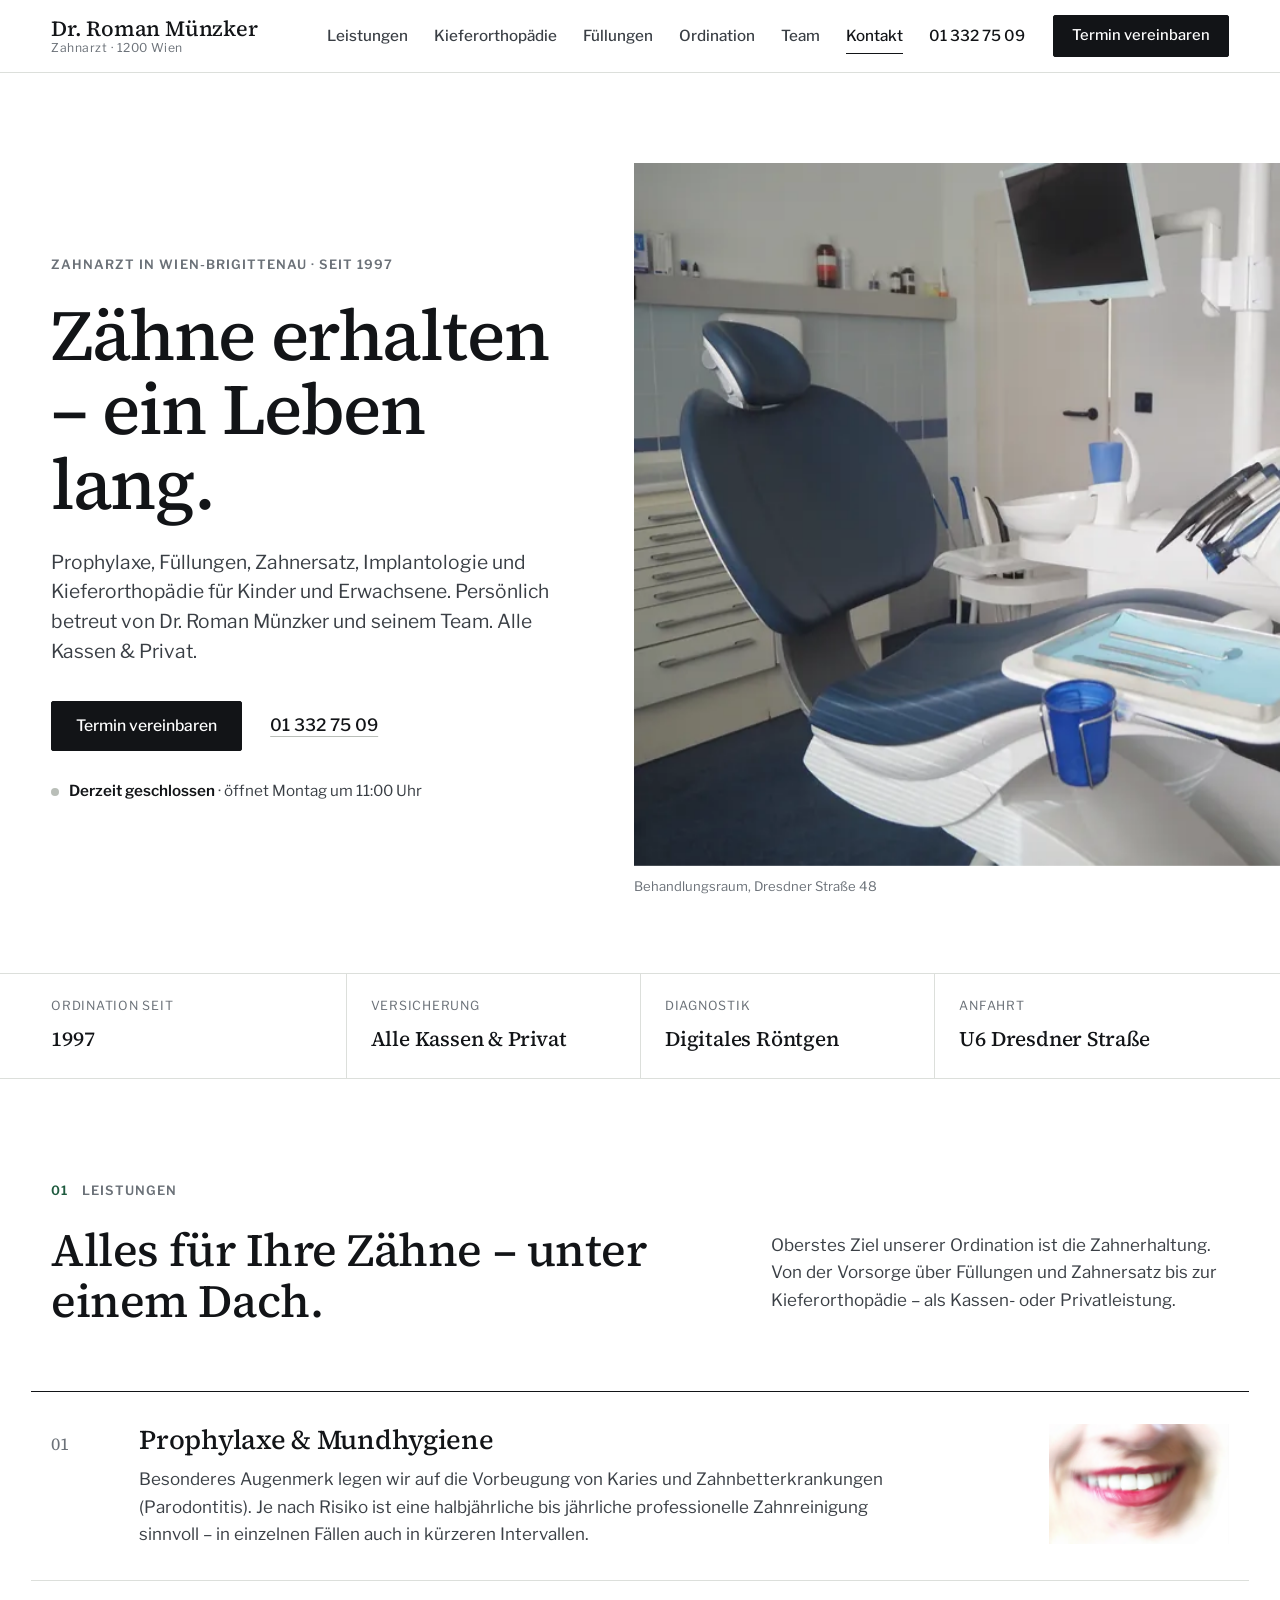
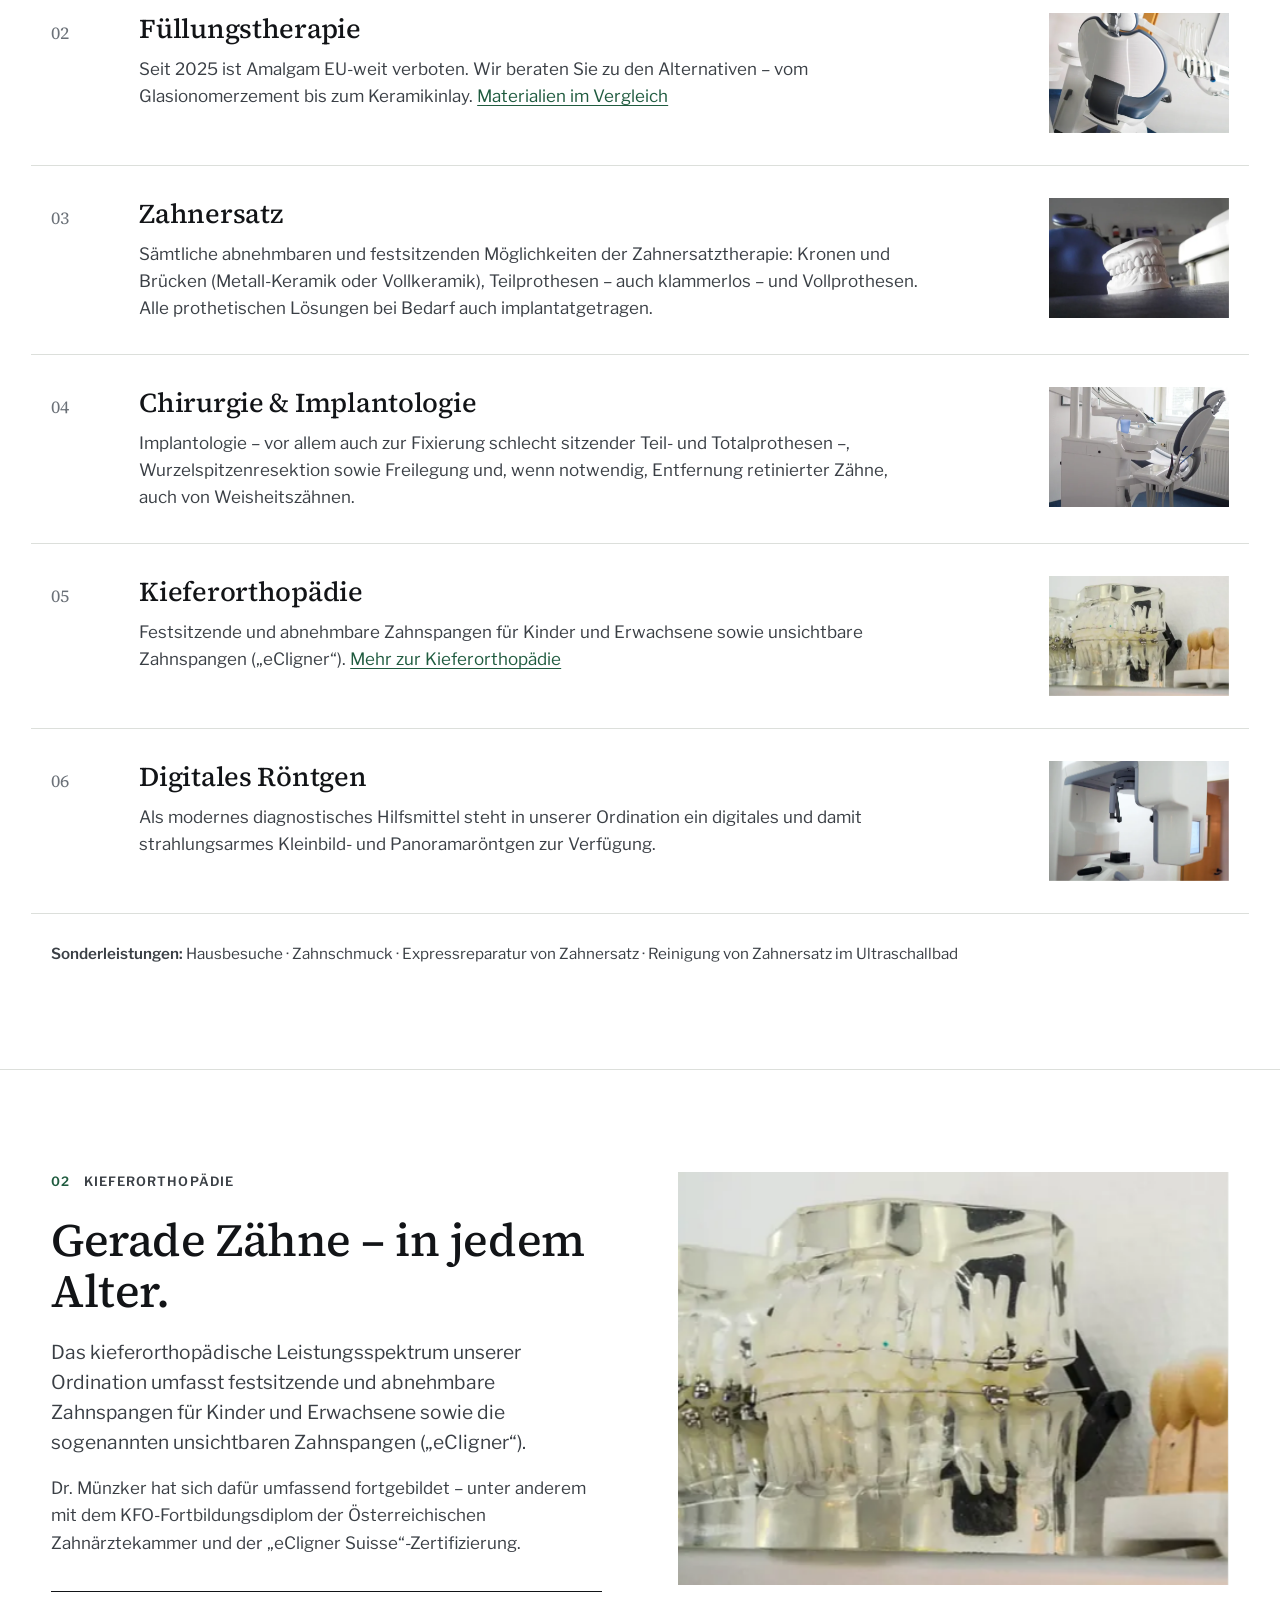
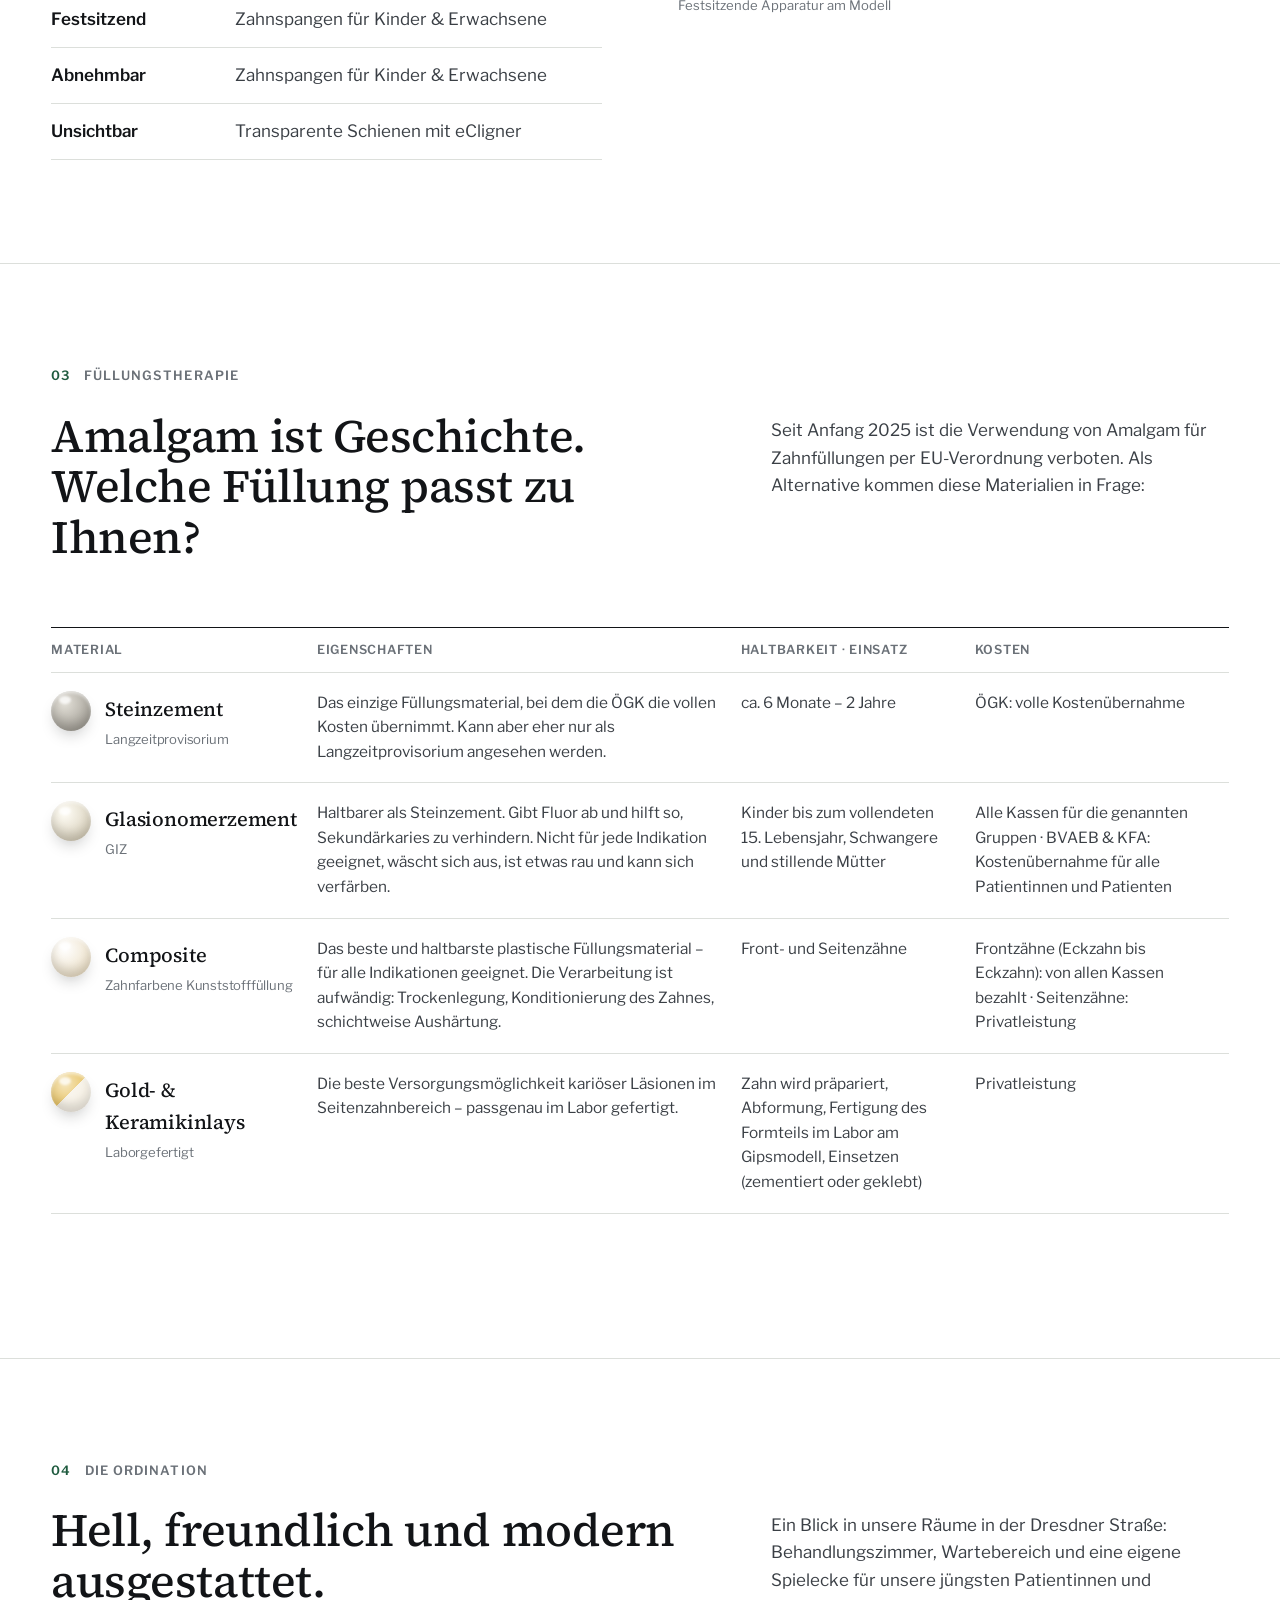
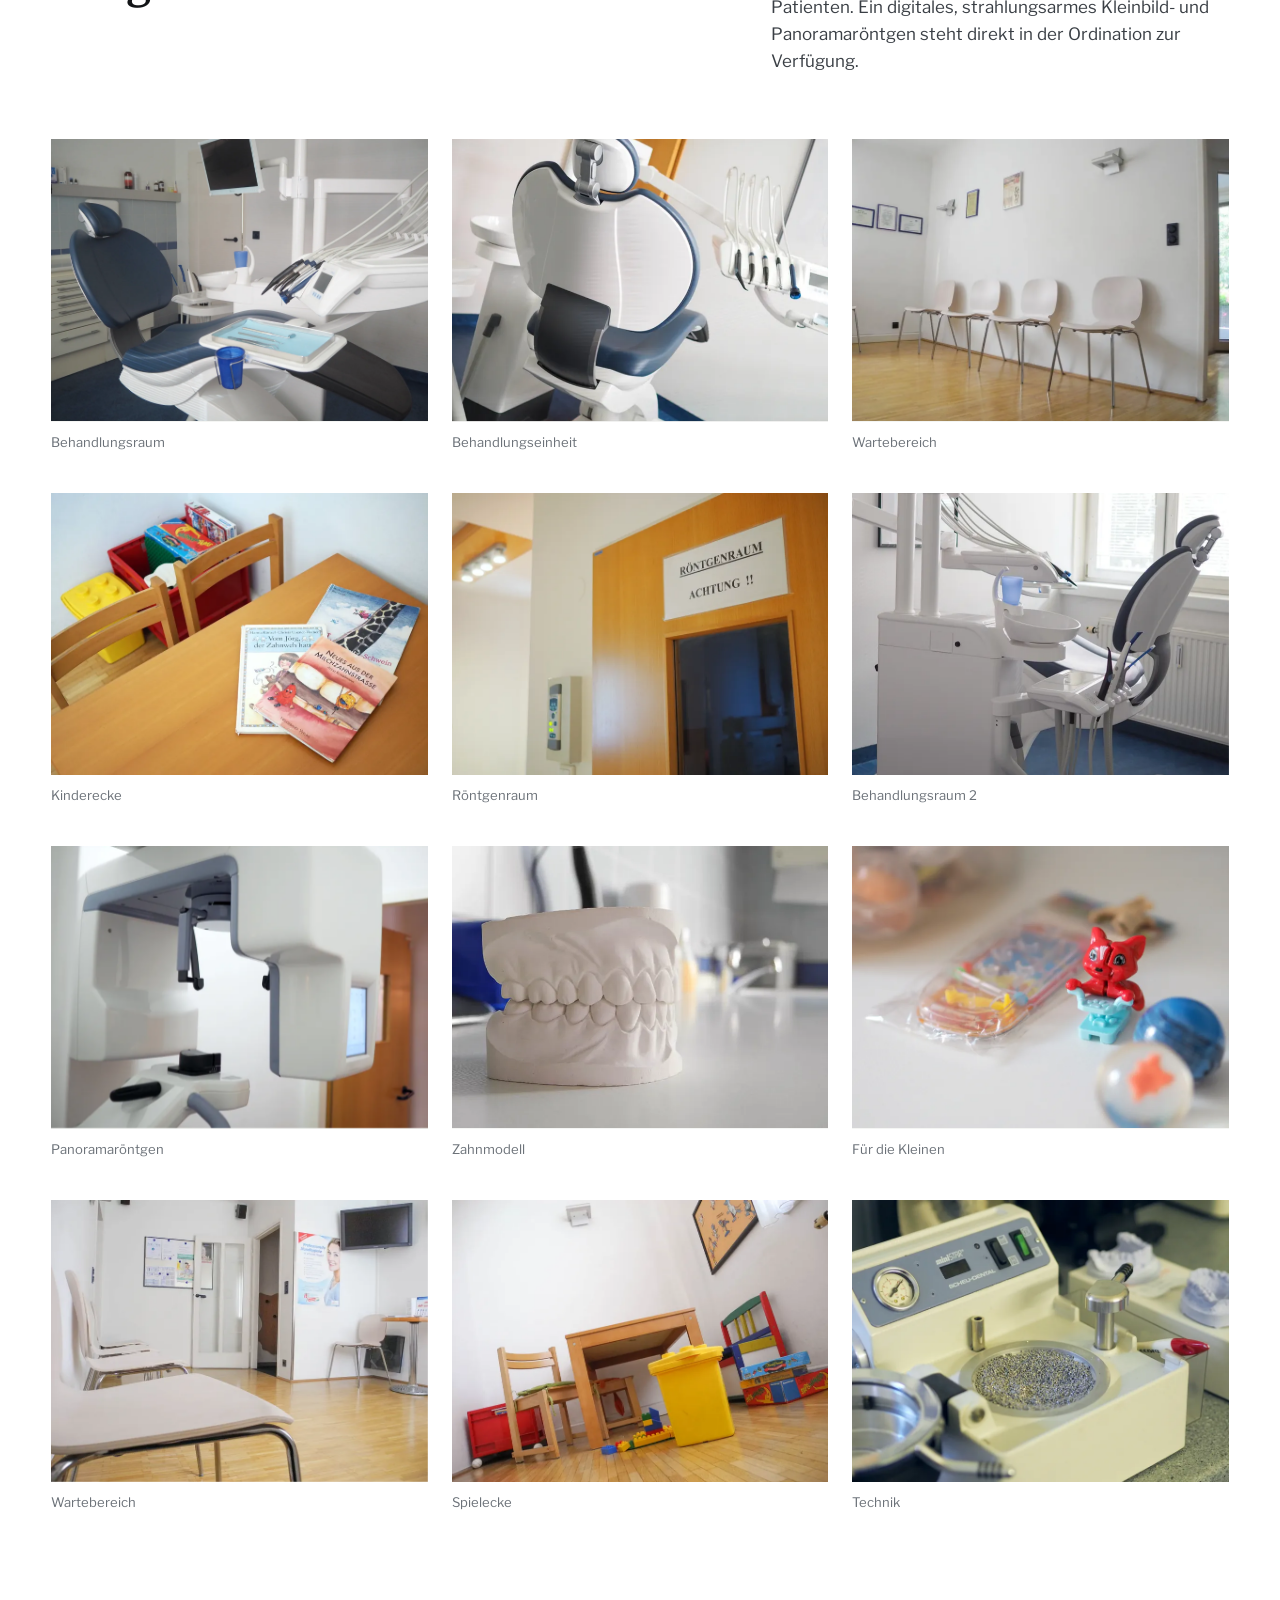
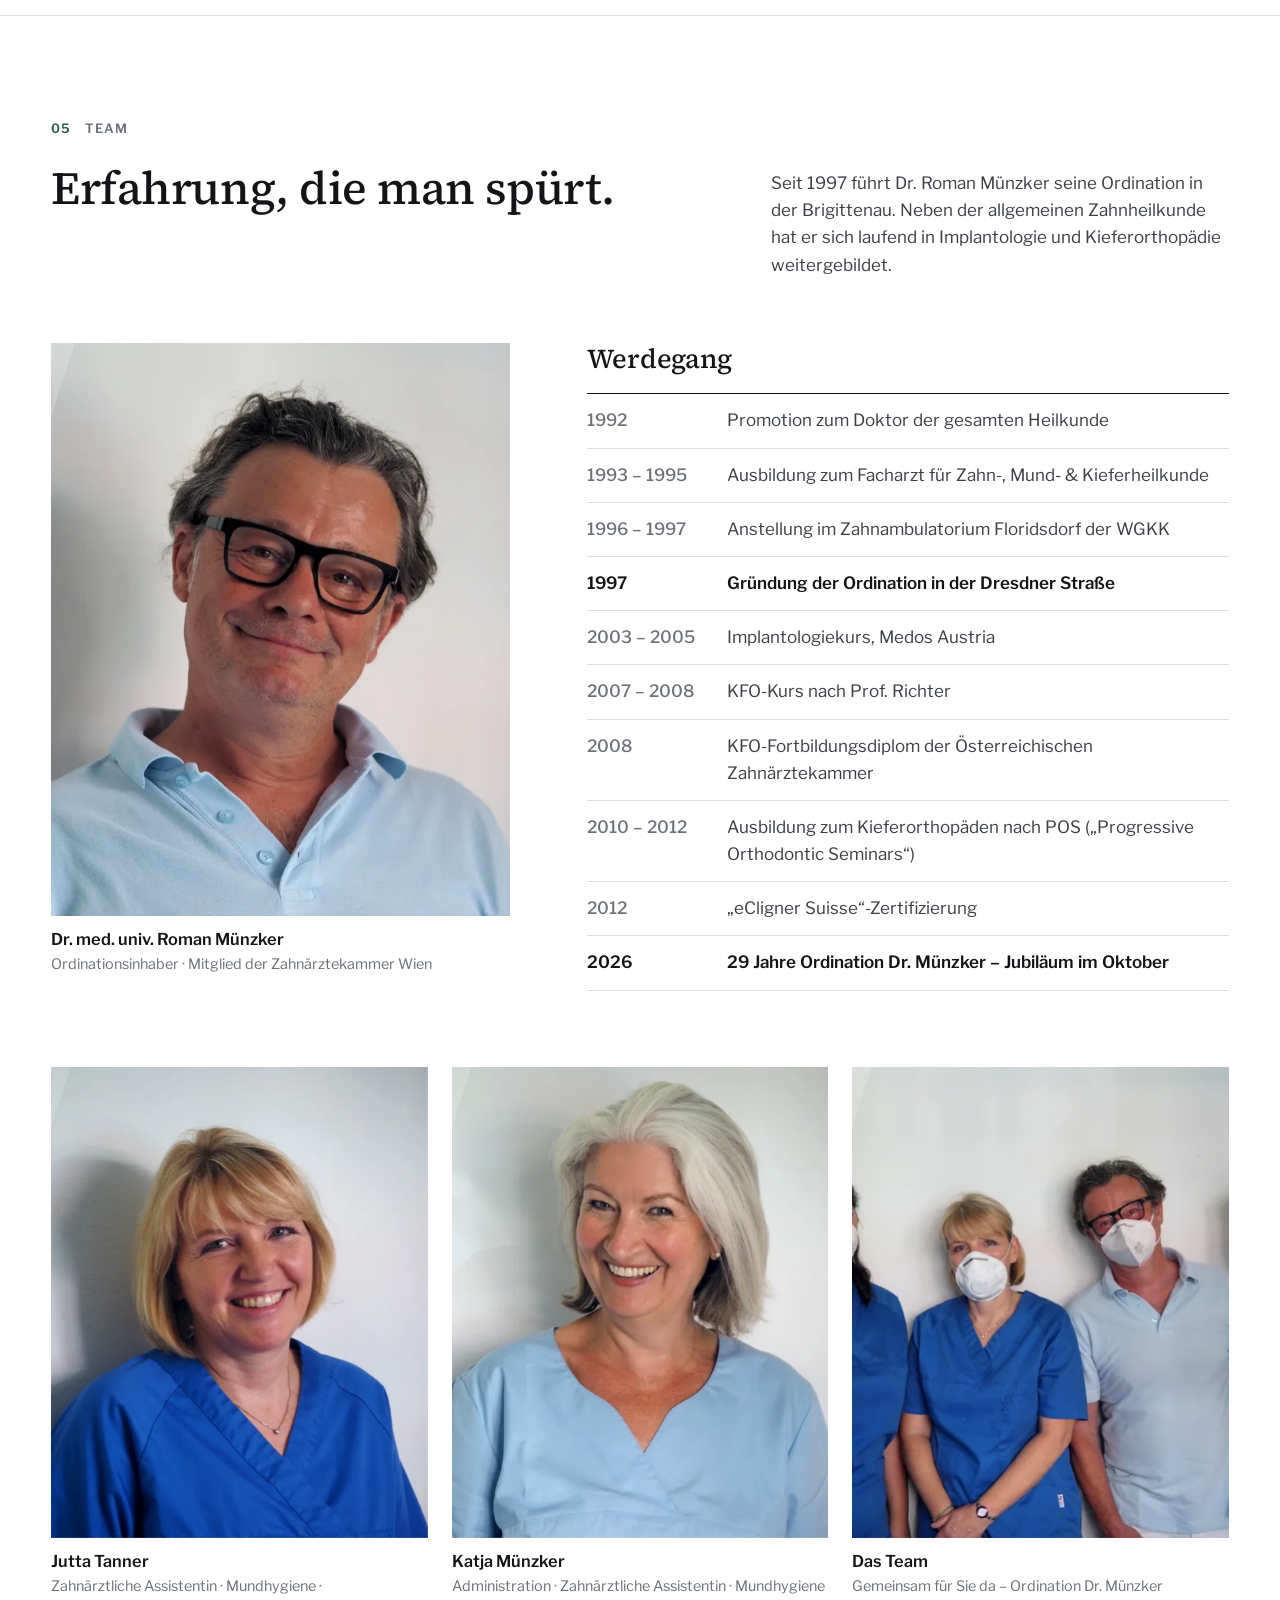
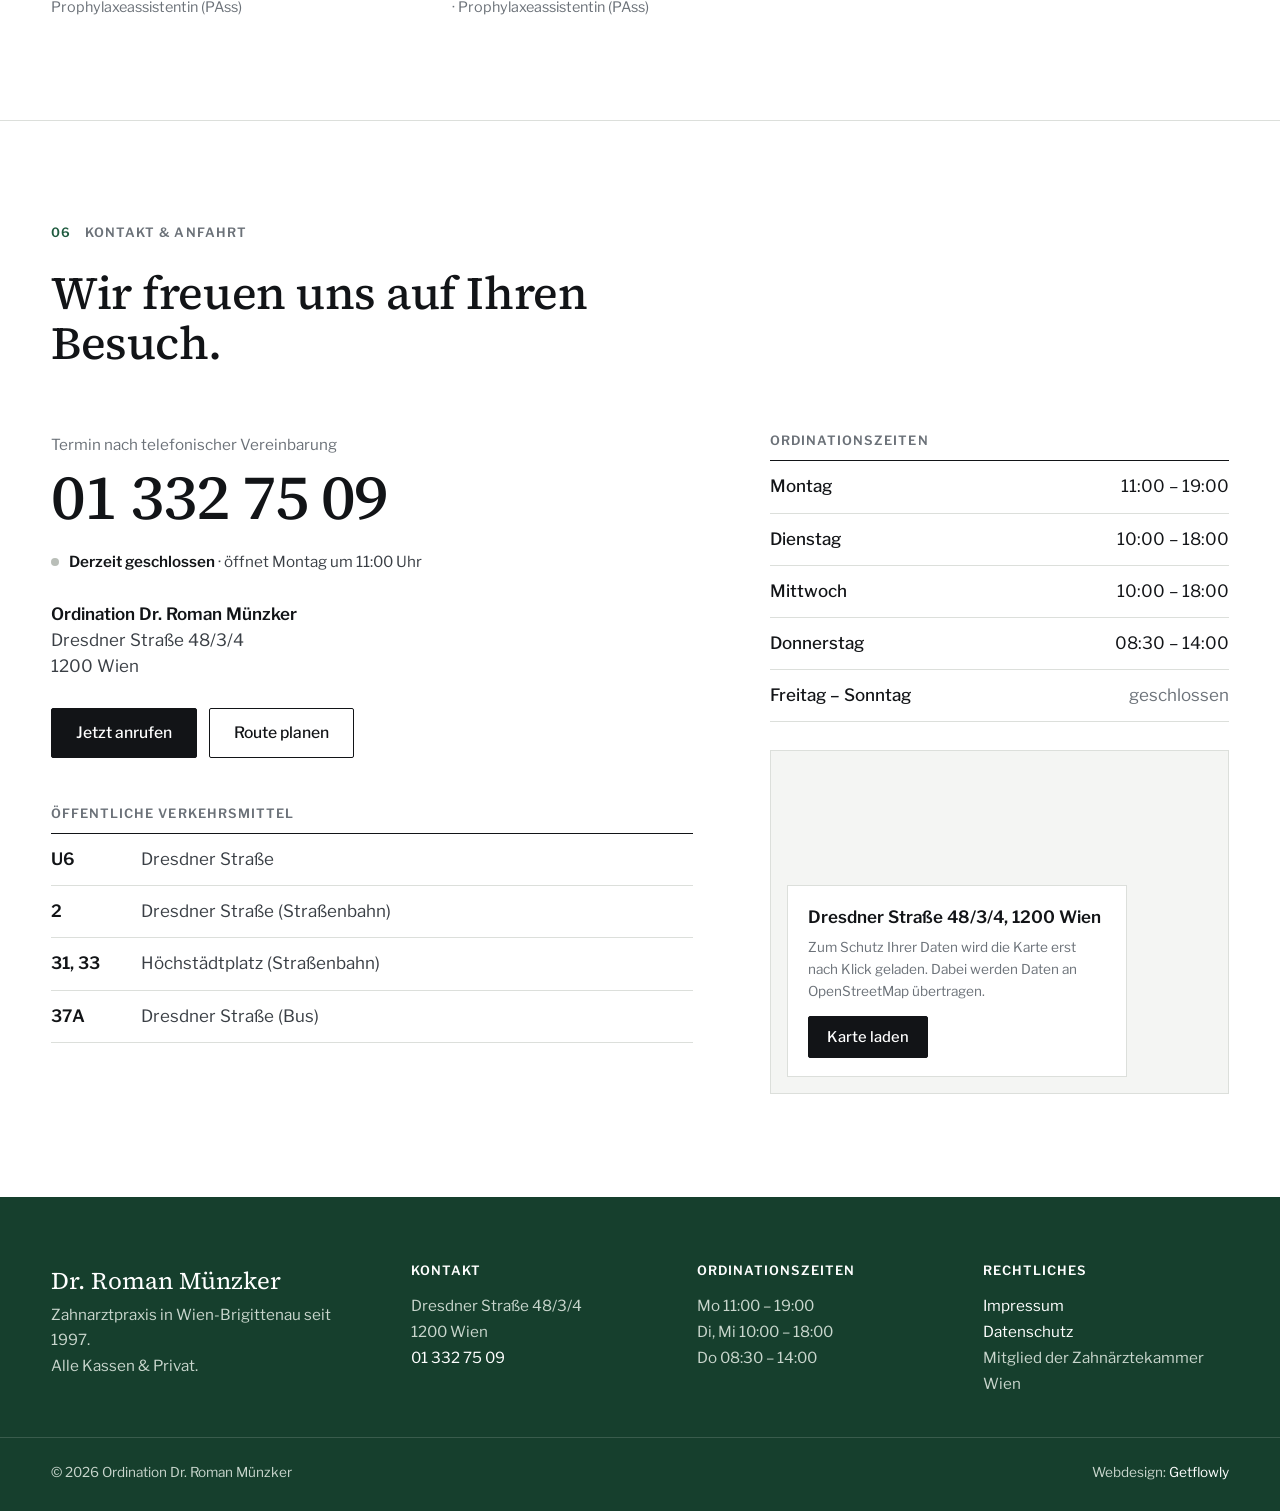
<file: index.html>
<!doctype html>
<html lang="de-AT" class="no-js">
<head>
  <meta charset="utf-8">
  <meta name="viewport" content="width=device-width, initial-scale=1, viewport-fit=cover">
  <title>Zahnarzt Dr. Roman Münzker – Ordination in 1200 Wien · Alle Kassen</title>
  <meta name="description" content="Zahnarztpraxis Dr. Roman Münzker in Wien-Brigittenau seit 1997: Prophylaxe, Füllungen, Zahnersatz, Implantologie und Kieferorthopädie für Kinder und Erwachsene. Alle Kassen &amp; Privat. Tel. 01 332 75 09.">
  <meta name="robots" content="noindex, nofollow">
  <meta name="theme-color" content="#ffffff">
  <link rel="canonical" href="https://www.zahnarzt-muenzker.at/">
  <link rel="icon" href="favicon.svg" type="image/svg+xml">
  <meta property="og:type" content="website">
  <meta property="og:locale" content="de_AT">
  <meta property="og:title" content="Zahnarzt Dr. Roman Münzker – 1200 Wien">
  <meta property="og:description" content="Ihre Zahnarztpraxis in der Brigittenau seit 1997. Alle Kassen &amp; Privat.">
  <meta property="og:image" content="assets/img/behandlung-2-1600.webp">
  <link rel="preload" href="assets/fonts/source-serif-4-latin-wght-normal.woff2" as="font" type="font/woff2" crossorigin>
  <link rel="preload" href="assets/fonts/libre-franklin-latin-wght-normal.woff2" as="font" type="font/woff2" crossorigin>
  <link rel="stylesheet" href="assets/css/style.css">
  <script type="application/ld+json">
  {
    "@context": "https://schema.org",
    "@type": "Dentist",
    "name": "Ordination Dr. Roman Münzker",
    "url": "https://www.zahnarzt-muenzker.at/",
    "telephone": "+43 1 332 75 09",
    "image": "https://www.zahnarzt-muenzker.at/assets/img/behandlung-2-1600.webp",
    "foundingDate": "1997",
    "address": {
      "@type": "PostalAddress",
      "streetAddress": "Dresdner Straße 48/3/4",
      "postalCode": "1200",
      "addressLocality": "Wien",
      "addressCountry": "AT"
    },
    "geo": { "@type": "GeoCoordinates", "latitude": 48.23748, "longitude": 16.37861 },
    "openingHoursSpecification": [
      { "@type": "OpeningHoursSpecification", "dayOfWeek": "Monday", "opens": "11:00", "closes": "19:00" },
      { "@type": "OpeningHoursSpecification", "dayOfWeek": ["Tuesday", "Wednesday"], "opens": "10:00", "closes": "18:00" },
      { "@type": "OpeningHoursSpecification", "dayOfWeek": "Thursday", "opens": "08:30", "closes": "14:00" }
    ],
    "employee": { "@type": "Person", "name": "Dr. med. univ. Roman Münzker", "jobTitle": "Zahnarzt" }
  }
  </script>
</head>
<body>
  <a class="skip-link" href="#main">Zum Inhalt springen</a>

  <header class="header" id="header">
    <div class="wrap header__row">
      <a class="brand" href="#top">
        <span class="brand__name">Dr. Roman Münzker</span>
        <span class="brand__sub">Zahnarzt · 1200 Wien</span>
      </a>
      <nav class="nav" id="nav" aria-label="Hauptnavigation">
        <a href="#leistungen">Leistungen</a>
        <a href="#kfo">Kieferorthopädie</a>
        <a href="#fuellungen">Füllungen</a>
        <a href="#ordination">Ordination</a>
        <a href="#team">Team</a>
        <a href="#kontakt">Kontakt</a>
        <a class="nav__phone" href="tel:+4313327509">01 332 75 09</a>
      </nav>
      <a class="btn btn--sm header__cta" href="tel:+4313327509">Termin vereinbaren</a>
      <button class="menu-toggle" id="menu-toggle" aria-label="Menü öffnen" aria-expanded="false" aria-controls="nav"><span class="menu-toggle__open">Menü</span><span class="menu-toggle__close">Schließen</span></button>
    </div>
  </header>

  <main id="main">

    <section class="hero" id="top">
      <div class="wrap hero__grid">
        <div class="hero__text">
          <p class="kicker">Zahnarzt in Wien-Brigittenau · seit 1997</p>
          <h1>Zähne erhalten – ein Leben lang.</h1>
          <p class="lead">Prophylaxe, Füllungen, Zahnersatz, Implantologie und Kieferorthopädie für Kinder und Erwachsene. Persönlich betreut von Dr.&nbsp;Roman Münzker und seinem Team. Alle Kassen &amp; Privat.</p>
          <div class="hero__actions">
            <a class="btn" href="tel:+4313327509">Termin vereinbaren</a>
            <a class="textlink" href="tel:+4313327509">01 332 75 09</a>
          </div>
          <p class="status" data-status><span class="status__dot" aria-hidden="true"></span><span data-status-text>Mo 11–19 · Di &amp; Mi 10–18 · Do 8:30–14 Uhr</span></p>
        </div>
        <figure class="hero__photo">
          <div class="media media--hero"><img src="assets/img/behandlung-2-1600.webp"
               srcset="assets/img/behandlung-2-800.webp 800w, assets/img/behandlung-2-1600.webp 1600w, assets/img/behandlung-2-2200.webp 2200w"
               sizes="(max-width: 900px) 100vw, 55vw" alt="Behandlungsraum der Ordination mit moderner Behandlungseinheit" width="1600" height="1200" fetchpriority="high"></div>
          <figcaption>Behandlungsraum, Dresdner Straße 48</figcaption>
        </figure>
      </div>
    </section>

    <div class="facts">
      <div class="wrap facts__grid">
        <div class="reveal"><small>Ordination seit</small><b>1997</b></div>
        <div class="reveal"><small>Versicherung</small><b>Alle Kassen &amp; Privat</b></div>
        <div class="reveal"><small>Diagnostik</small><b>Digitales Röntgen</b></div>
        <div class="reveal"><small>Anfahrt</small><b>U6 Dresdner Straße</b></div>
      </div>
    </div>

    <section class="section" id="leistungen" aria-labelledby="leistungen-title">
      <div class="wrap">
        <div class="reveal section__head">
          <p class="kicker"><span>01</span>Leistungen</p>
          <h2 id="leistungen-title">Alles für Ihre Zähne – unter einem Dach.</h2>
          <p class="section__intro">Oberstes Ziel unserer Ordination ist die Zahnerhaltung. Von der Vorsorge über Füllungen und Zahnersatz bis zur Kieferorthopädie – als Kassen- oder Privatleistung.</p>
        </div>
        <ol class="index">
          <li class="reveal index__row">
            <span class="index__num">01</span>
            <div class="index__body">
              <h3>Prophylaxe &amp; Mundhygiene</h3>
              <p>Besonderes Augenmerk legen wir auf die Vorbeugung von Karies und Zahnbetterkrankungen (Parodontitis). Je nach Risiko ist eine halbjährliche bis jährliche professionelle Zahnreinigung sinnvoll – in einzelnen Fällen auch in kürzeren Intervallen.</p>
            </div>
            <div class="media index__media"><img class="index__thumb" src="assets/img/laecheln-750.webp" alt="" width="750" height="563" loading="lazy"></div>
          </li>
          <li class="reveal index__row">
            <span class="index__num">02</span>
            <div class="index__body">
              <h3>Füllungstherapie</h3>
              <p>Seit 2025 ist Amalgam EU-weit verboten. Wir beraten Sie zu den Alternativen – vom Glasionomerzement bis zum Keramikinlay. <a href="#fuellungen">Materialien im Vergleich</a></p>
            </div>
            <div class="media index__media"><img class="index__thumb" src="assets/img/behandlung-1-700.webp" alt="" width="700" height="911" loading="lazy"></div>
          </li>
          <li class="reveal index__row">
            <span class="index__num">03</span>
            <div class="index__body">
              <h3>Zahnersatz</h3>
              <p>Sämtliche abnehmbaren und festsitzenden Möglichkeiten der Zahnersatztherapie: Kronen und Brücken (Metall-Keramik oder Vollkeramik), Teilprothesen – auch klammerlos – und Vollprothesen. Alle prothetischen Lösungen bei Bedarf auch implantatgetragen.</p>
            </div>
            <div class="media index__media"><img class="index__thumb" src="assets/img/zahnmodell-800.webp" alt="" width="800" height="424" loading="lazy"></div>
          </li>
          <li class="reveal index__row">
            <span class="index__num">04</span>
            <div class="index__body">
              <h3>Chirurgie &amp; Implantologie</h3>
              <p>Implantologie – vor allem auch zur Fixierung schlecht sitzender Teil- und Totalprothesen –, Wurzelspitzenresektion sowie Freilegung und, wenn notwendig, Entfernung retinierter Zähne, auch von Weisheitszähnen.</p>
            </div>
            <div class="media index__media"><img class="index__thumb" src="assets/img/behandlung-3-700.webp" alt="" width="700" height="933" loading="lazy"></div>
          </li>
          <li class="reveal index__row">
            <span class="index__num">05</span>
            <div class="index__body">
              <h3>Kieferorthopädie</h3>
              <p>Festsitzende und abnehmbare Zahnspangen für Kinder und Erwachsene sowie unsichtbare Zahnspangen („eCligner“). <a href="#kfo">Mehr zur Kieferorthopädie</a></p>
            </div>
            <div class="media index__media"><img class="index__thumb" src="assets/img/kieferorthopaedie-800.webp" alt="" width="800" height="353" loading="lazy"></div>
          </li>
          <li class="reveal index__row">
            <span class="index__num">06</span>
            <div class="index__body">
              <h3>Digitales Röntgen</h3>
              <p>Als modernes diagnostisches Hilfsmittel steht in unserer Ordination ein digitales und damit strahlungsarmes Kleinbild- und Panoramaröntgen zur Verfügung.</p>
            </div>
            <div class="media index__media"><img class="index__thumb" src="assets/img/panoramaroentgen-800.webp" alt="" width="800" height="624" loading="lazy"></div>
          </li>
        </ol>
        <p class="reveal extras"><b>Sonderleistungen:</b> Hausbesuche · Zahnschmuck · Expressreparatur von Zahnersatz · Reinigung von Zahnersatz im Ultraschallbad</p>
      </div>
    </section>

    <section class="section section--rule" id="kfo" aria-labelledby="kfo-title">
      <div class="wrap split">
        <div class="reveal split__text">
          <p class="kicker"><span>02</span>Kieferorthopädie</p>
          <h2 id="kfo-title">Gerade Zähne – in jedem Alter.</h2>
          <p class="lead">Das kieferorthopädische Leistungsspektrum unserer Ordination umfasst festsitzende und abnehmbare Zahnspangen für Kinder und Erwachsene sowie die sogenannten unsichtbaren Zahnspangen („eCligner“).</p>
          <p>Dr. Münzker hat sich dafür umfassend fortgebildet – unter anderem mit dem KFO-Fortbildungsdiplom der Österreichischen Zahnärztekammer und der „eCligner Suisse“-Zertifizierung.</p>
          <dl class="deflist">
            <div><dt>Festsitzend</dt><dd>Zahnspangen für Kinder &amp; Erwachsene</dd></div>
            <div><dt>Abnehmbar</dt><dd>Zahnspangen für Kinder &amp; Erwachsene</dd></div>
            <div><dt>Unsichtbar</dt><dd>Transparente Schienen mit eCligner</dd></div>
          </dl>
        </div>
        <figure class="reveal split__photo">
          <div class="media"><img src="assets/img/kieferorthopaedie-1024.webp" srcset="assets/img/kieferorthopaedie-800.webp 800w, assets/img/kieferorthopaedie-1024.webp 1024w" sizes="(max-width: 900px) 100vw, 45vw" alt="Kieferorthopädische Modelle und transparente Zahnschienen" width="1024" height="452" loading="lazy"></div>
          <figcaption>Festsitzende Apparatur am Modell</figcaption>
        </figure>
      </div>
    </section>

    <section class="section section--rule" id="fuellungen" aria-labelledby="fuellungen-title">
      <div class="wrap">
        <div class="reveal section__head">
          <p class="kicker"><span>03</span>Füllungstherapie</p>
          <h2 id="fuellungen-title">Amalgam ist Geschichte. Welche Füllung passt zu Ihnen?</h2>
          <p class="section__intro">Seit Anfang 2025 ist die Verwendung von Amalgam für Zahnfüllungen per EU-Verordnung verboten. Als Alternative kommen diese Materialien in Frage:</p>
        </div>
        <table class="reveal table">
          <thead>
            <tr><th scope="col">Material</th><th scope="col">Eigenschaften</th><th scope="col">Haltbarkeit · Einsatz</th><th scope="col">Kosten</th></tr>
          </thead>
          <tbody>
            <tr>
              <th scope="row"><span class="matcell"><span class="swatch swatch--stein" aria-hidden="true"></span><span class="mat">Steinzement<small>Langzeitprovisorium</small></span></span></th>
              <td data-label="Eigenschaften">Das einzige Füllungsmaterial, bei dem die ÖGK die vollen Kosten übernimmt. Kann aber eher nur als Langzeitprovisorium angesehen werden.</td>
              <td data-label="Haltbarkeit · Einsatz">ca. 6 Monate – 2 Jahre</td>
              <td data-label="Kosten">ÖGK: volle Kostenübernahme</td>
            </tr>
            <tr>
              <th scope="row"><span class="matcell"><span class="swatch swatch--giz" aria-hidden="true"></span><span class="mat">Glasionomerzement<small>GIZ</small></span></span></th>
              <td data-label="Eigenschaften">Haltbarer als Steinzement. Gibt Fluor ab und hilft so, Sekundärkaries zu verhindern. Nicht für jede Indikation geeignet, wäscht sich aus, ist etwas rau und kann sich verfärben.</td>
              <td data-label="Haltbarkeit · Einsatz">Kinder bis zum vollendeten 15. Lebensjahr, Schwangere und stillende Mütter</td>
              <td data-label="Kosten">Alle Kassen für die genannten Gruppen · BVAEB &amp; KFA: Kostenübernahme für alle Patientinnen und Patienten</td>
            </tr>
            <tr>
              <th scope="row"><span class="matcell"><span class="swatch swatch--composite" aria-hidden="true"></span><span class="mat">Composite<small>Zahnfarbene Kunststofffüllung</small></span></span></th>
              <td data-label="Eigenschaften">Das beste und haltbarste plastische Füllungsmaterial – für alle Indikationen geeignet. Die Verarbeitung ist aufwändig: Trockenlegung, Konditionierung des Zahnes, schichtweise Aushärtung.</td>
              <td data-label="Haltbarkeit · Einsatz">Front- und Seitenzähne</td>
              <td data-label="Kosten">Frontzähne (Eckzahn bis Eckzahn): von allen Kassen bezahlt · Seitenzähne: Privatleistung</td>
            </tr>
            <tr>
              <th scope="row"><span class="matcell"><span class="swatch swatch--gold" aria-hidden="true"></span><span class="mat">Gold- &amp; Keramikinlays<small>Laborgefertigt</small></span></span></th>
              <td data-label="Eigenschaften">Die beste Versorgungsmöglichkeit kariöser Läsionen im Seitenzahnbereich – passgenau im Labor gefertigt.</td>
              <td data-label="Haltbarkeit · Einsatz">Zahn wird präpariert, Abformung, Fertigung des Formteils im Labor am Gipsmodell, Einsetzen (zementiert oder geklebt)</td>
              <td data-label="Kosten">Privatleistung</td>
            </tr>
          </tbody>
        </table>
        <p class="reveal footnote">Welche Lösung für Ihren Zahn sinnvoll ist, besprechen wir gerne persönlich mit Ihnen in der Ordination.</p>
      </div>
    </section>

    <section class="section section--rule" id="ordination" aria-labelledby="ordination-title">
      <div class="wrap">
        <div class="reveal section__head">
          <p class="kicker"><span>04</span>Die Ordination</p>
          <h2 id="ordination-title">Hell, freundlich und modern ausgestattet.</h2>
          <p class="section__intro">Ein Blick in unsere Räume in der Dresdner Straße: Behandlungszimmer, Wartebereich und eine eigene Spielecke für unsere jüngsten Patientinnen und Patienten. Ein digitales, strahlungsarmes Kleinbild- und Panoramaröntgen steht direkt in der Ordination zur Verfügung.</p>
        </div>
        <div class="gallery" id="gallery">
          <button class="reveal g" data-full="assets/img/behandlung-2-2200.webp"><div class="media"><img src="assets/img/behandlung-2-1600.webp" alt="Behandlungsraum mit Behandlungseinheit und Monitor" loading="lazy" width="1600" height="1200"></div><span class="cap">Behandlungsraum</span></button>
          <button class="reveal g" data-full="assets/img/behandlung-1-1400.webp"><div class="media"><img src="assets/img/behandlung-1-700.webp" alt="Behandlungsstuhl im Detail" loading="lazy" width="700" height="911"></div><span class="cap">Behandlungseinheit</span></button>
          <button class="reveal g" data-full="assets/img/wartezimmer-1-1024.webp"><div class="media"><img src="assets/img/wartezimmer-1-800.webp" alt="Heller Wartebereich mit Stühlen" loading="lazy" width="800" height="570"></div><span class="cap">Wartebereich</span></button>
          <button class="reveal g" data-full="assets/img/kinderecke-2-1600.webp"><div class="media"><img src="assets/img/kinderecke-2-800.webp" alt="Kinderbücher über Zähne auf dem Kindertisch" loading="lazy" width="800" height="600"></div><span class="cap">Kinderecke</span></button>
          <button class="reveal g" data-full="assets/img/roentgenraum-1600.webp"><div class="media"><img src="assets/img/roentgenraum-800.webp" alt="Eingang zum Röntgenraum" loading="lazy" width="800" height="600"></div><span class="cap">Röntgenraum</span></button>
          <button class="reveal g" data-full="assets/img/behandlung-3-1400.webp"><div class="media"><img src="assets/img/behandlung-3-700.webp" alt="Zweiter Behandlungsraum mit Fenster" loading="lazy" width="700" height="933"></div><span class="cap">Behandlungsraum 2</span></button>
          <button class="reveal g" data-full="assets/img/panoramaroentgen-1600.webp"><div class="media"><img src="assets/img/panoramaroentgen-800.webp" alt="Digitales Panoramaröntgengerät" loading="lazy" width="800" height="624"></div><span class="cap">Panoramaröntgen</span></button>
          <button class="reveal g" data-full="assets/img/modell-1024.webp"><div class="media"><img src="assets/img/modell-800.webp" alt="Gipsmodell eines Gebisses" loading="lazy" width="800" height="503"></div><span class="cap">Zahnmodell</span></button>
          <button class="reveal g" data-full="assets/img/kinderecke-3-1600.webp"><div class="media"><img src="assets/img/kinderecke-3-800.webp" alt="Kleine Spielsachen für Kinder" loading="lazy" width="800" height="600"></div><span class="cap">Für die Kleinen</span></button>
          <button class="reveal g" data-full="assets/img/wartezimmer-2-1024.webp"><div class="media"><img src="assets/img/wartezimmer-2-800.webp" alt="Wartebereich mit Bildschirm und Informationen" loading="lazy" width="800" height="610"></div><span class="cap">Wartebereich</span></button>
          <button class="reveal g" data-full="assets/img/kinderecke-1-1024.webp"><div class="media"><img src="assets/img/kinderecke-1-800.webp" alt="Spielecke mit Kindertisch und Spielzeug" loading="lazy" width="800" height="600"></div><span class="cap">Spielecke</span></button>
          <button class="reveal g" data-full="assets/img/praxislabor-1600.webp"><div class="media"><img src="assets/img/praxislabor-800.webp" alt="Technisches Gerät in der Ordination" loading="lazy" width="800" height="600"></div><span class="cap">Technik</span></button>
        </div>
      </div>
    </section>

    <section class="section section--rule" id="team" aria-labelledby="team-title">
      <div class="wrap">
        <div class="reveal section__head">
          <p class="kicker"><span>05</span>Team</p>
          <h2 id="team-title">Erfahrung, die man spürt.</h2>
          <p class="section__intro">Seit 1997 führt Dr. Roman Münzker seine Ordination in der Brigittenau. Neben der allgemeinen Zahnheilkunde hat er sich laufend in Implantologie und Kieferorthopädie weitergebildet.</p>
        </div>
        <div class="doctor">
          <figure class="reveal portrait">
            <div class="media"><img src="assets/img/dr-roman-muenzker-1200.webp" srcset="assets/img/dr-roman-muenzker-600.webp 600w, assets/img/dr-roman-muenzker-1200.webp 1200w" sizes="(max-width: 900px) 100vw, 38vw" alt="Porträt Dr. med. univ. Roman Münzker" width="1200" height="1600" loading="lazy"></div>
            <figcaption><b>Dr. med. univ. Roman Münzker</b>Ordinationsinhaber · Mitglied der Zahnärztekammer Wien</figcaption>
          </figure>
          <div class="reveal cv">
            <h3>Werdegang</h3>
            <table class="cv__table">
              <tbody>
                <tr><th scope="row">1992</th><td>Promotion zum Doktor der gesamten Heilkunde</td></tr>
                <tr><th scope="row">1993 – 1995</th><td>Ausbildung zum Facharzt für Zahn-, Mund- &amp; Kieferheilkunde</td></tr>
                <tr><th scope="row">1996 – 1997</th><td>Anstellung im Zahnambulatorium Floridsdorf der WGKK</td></tr>
                <tr class="is-key"><th scope="row">1997</th><td>Gründung der Ordination in der Dresdner Straße</td></tr>
                <tr><th scope="row">2003 – 2005</th><td>Implantologiekurs, Medos Austria</td></tr>
                <tr><th scope="row">2007 – 2008</th><td>KFO-Kurs nach Prof. Richter</td></tr>
                <tr><th scope="row">2008</th><td>KFO-Fortbildungsdiplom der Österreichischen Zahnärztekammer</td></tr>
                <tr><th scope="row">2010 – 2012</th><td>Ausbildung zum Kieferorthopäden nach POS („Progressive Orthodontic Seminars“)</td></tr>
                <tr><th scope="row">2012</th><td>„eCligner Suisse“-Zertifizierung</td></tr>
                <tr class="is-key"><th scope="row">2026</th><td>29 Jahre Ordination Dr. Münzker – Jubiläum im Oktober</td></tr>
              </tbody>
            </table>
          </div>
        </div>
        <div class="team">
          <figure class="reveal portrait">
            <div class="media"><img src="assets/img/jutta-tanner-600.webp" srcset="assets/img/jutta-tanner-600.webp 600w, assets/img/jutta-tanner-1000.webp 1000w" sizes="(max-width: 600px) 100vw, 30vw" alt="Porträt Jutta Tanner" width="600" height="800" loading="lazy"></div>
            <figcaption><b>Jutta Tanner</b>Zahnärztliche Assistentin · Mundhygiene · Prophylaxeassistentin (PAss)</figcaption>
          </figure>
          <figure class="reveal portrait">
            <div class="media"><img src="assets/img/katja-muenzker-600.webp" srcset="assets/img/katja-muenzker-600.webp 600w, assets/img/katja-muenzker-1000.webp 1000w" sizes="(max-width: 600px) 100vw, 30vw" alt="Porträt Katja Münzker" width="600" height="800" loading="lazy"></div>
            <figcaption><b>Katja Münzker</b>Administration · Zahnärztliche Assistentin · Mundhygiene · Prophylaxeassistentin (PAss)</figcaption>
          </figure>
          <figure class="reveal portrait">
            <div class="media"><img src="assets/img/team-gruppe-800.webp" srcset="assets/img/team-gruppe-800.webp 800w, assets/img/team-gruppe-1600.webp 1600w" sizes="(max-width: 600px) 100vw, 30vw" alt="Das Team der Ordination Dr. Münzker" width="800" height="600" loading="lazy"></div>
            <figcaption><b>Das Team</b>Gemeinsam für Sie da – Ordination Dr. Münzker</figcaption>
          </figure>
        </div>
      </div>
    </section>

    <section class="section section--rule" id="kontakt" aria-labelledby="kontakt-title">
      <div class="wrap">
        <div class="reveal section__head">
          <p class="kicker"><span>06</span>Kontakt &amp; Anfahrt</p>
          <h2 id="kontakt-title">Wir freuen uns auf Ihren Besuch.</h2>
        </div>
        <div class="contact">
          <div class="reveal contact__main">
            <p class="contact__label">Termin nach telefonischer Vereinbarung</p>
            <a class="phone" href="tel:+4313327509">01 332 75 09</a>
            <p class="status" data-status><span class="status__dot" aria-hidden="true"></span><span data-status-text>Mo 11–19 · Di &amp; Mi 10–18 · Do 8:30–14 Uhr</span></p>
            <address class="contact__addr">
              <b>Ordination Dr. Roman Münzker</b><br>
              Dresdner Straße 48/3/4<br>
              1200 Wien
            </address>
            <div class="contact__actions">
              <a class="btn" href="tel:+4313327509">Jetzt anrufen</a>
              <a class="btn btn--line" href="https://www.google.com/maps/dir/?api=1&amp;destination=Dresdner+Stra%C3%9Fe+48%2C+1200+Wien" target="_blank" rel="noopener">Route planen</a>
            </div>
            <h3 class="contact__h">Öffentliche Verkehrsmittel</h3>
            <table class="transit">
              <tbody>
                <tr><th scope="row">U6</th><td>Dresdner Straße</td></tr>
                <tr><th scope="row">2</th><td>Dresdner Straße (Straßenbahn)</td></tr>
                <tr><th scope="row">31, 33</th><td>Höchstädtplatz (Straßenbahn)</td></tr>
                <tr><th scope="row">37A</th><td>Dresdner Straße (Bus)</td></tr>
              </tbody>
            </table>
          </div>
          <div class="reveal contact__side">
            <h3 class="contact__h">Ordinationszeiten</h3>
            <table class="hours">
              <caption class="sr-only">Ordinationszeiten</caption>
              <tbody>
                <tr data-day="1"><th scope="row">Montag</th><td>11:00 – 19:00</td></tr>
                <tr data-day="2"><th scope="row">Dienstag</th><td>10:00 – 18:00</td></tr>
                <tr data-day="3"><th scope="row">Mittwoch</th><td>10:00 – 18:00</td></tr>
                <tr data-day="4"><th scope="row">Donnerstag</th><td>08:30 – 14:00</td></tr>
                <tr data-day="5,6,0" class="is-closed"><th scope="row">Freitag – Sonntag</th><td>geschlossen</td></tr>
              </tbody>
            </table>
            <div class="map" id="map">
              <div class="map__panel">
                <b>Dresdner Straße 48/3/4, 1200 Wien</b>
                <p>Zum Schutz Ihrer Daten wird die Karte erst nach Klick geladen. Dabei werden Daten an OpenStreetMap übertragen.</p>
                <button class="btn btn--sm" id="map-load" type="button">Karte laden</button>
              </div>
            </div>
          </div>
        </div>
      </div>
    </section>
  </main>

  <footer class="footer">
    <div class="wrap footer__grid">
      <div>
        <p class="footer__brand">Dr. Roman Münzker</p>
        <p>Zahnarztpraxis in Wien-Brigittenau seit 1997.<br>Alle Kassen &amp; Privat.</p>
      </div>
      <div>
        <h4>Kontakt</h4>
        <address>Dresdner Straße 48/3/4<br>1200 Wien<br><a href="tel:+4313327509">01 332 75 09</a></address>
      </div>
      <div>
        <h4>Ordinationszeiten</h4>
        <p>Mo 11:00 – 19:00<br>Di, Mi 10:00 – 18:00<br>Do 08:30 – 14:00</p>
      </div>
      <div>
        <h4>Rechtliches</h4>
        <p><a href="impressum.html">Impressum</a><br><a href="impressum.html#datenschutz">Datenschutz</a><br>Mitglied der Zahnärztekammer Wien</p>
      </div>
    </div>
    <div class="wrap footer__bottom">
      <span>© <span data-year>2026</span> Ordination Dr. Roman Münzker</span>
      <span>Webdesign: <a href="https://getflowly.at" target="_blank" rel="noopener">Getflowly</a></span>
    </div>
  </footer>

  <nav class="callbar" id="callbar" aria-label="Schnellkontakt">
    <a href="tel:+4313327509">Anrufen</a>
    <a href="https://www.google.com/maps/dir/?api=1&amp;destination=Dresdner+Stra%C3%9Fe+48%2C+1200+Wien" target="_blank" rel="noopener">Route</a>
  </nav>

  <div class="lightbox" id="lightbox" role="dialog" aria-modal="true" aria-label="Bildergalerie" hidden>
    <button class="lb-btn lb-close" type="button" aria-label="Schließen">Schließen</button>
    <button class="lb-btn lb-prev" type="button" aria-label="Vorheriges Bild">←</button>
    <button class="lb-btn lb-next" type="button" aria-label="Nächstes Bild">→</button>
    <div class="lightbox__stage"><img alt=""></div>
    <div class="lightbox__bar"><span data-lb-cap></span><span data-lb-count></span></div>
  </div>

  <script src="assets/js/main.js" defer></script>
</body>
</html>
</file>
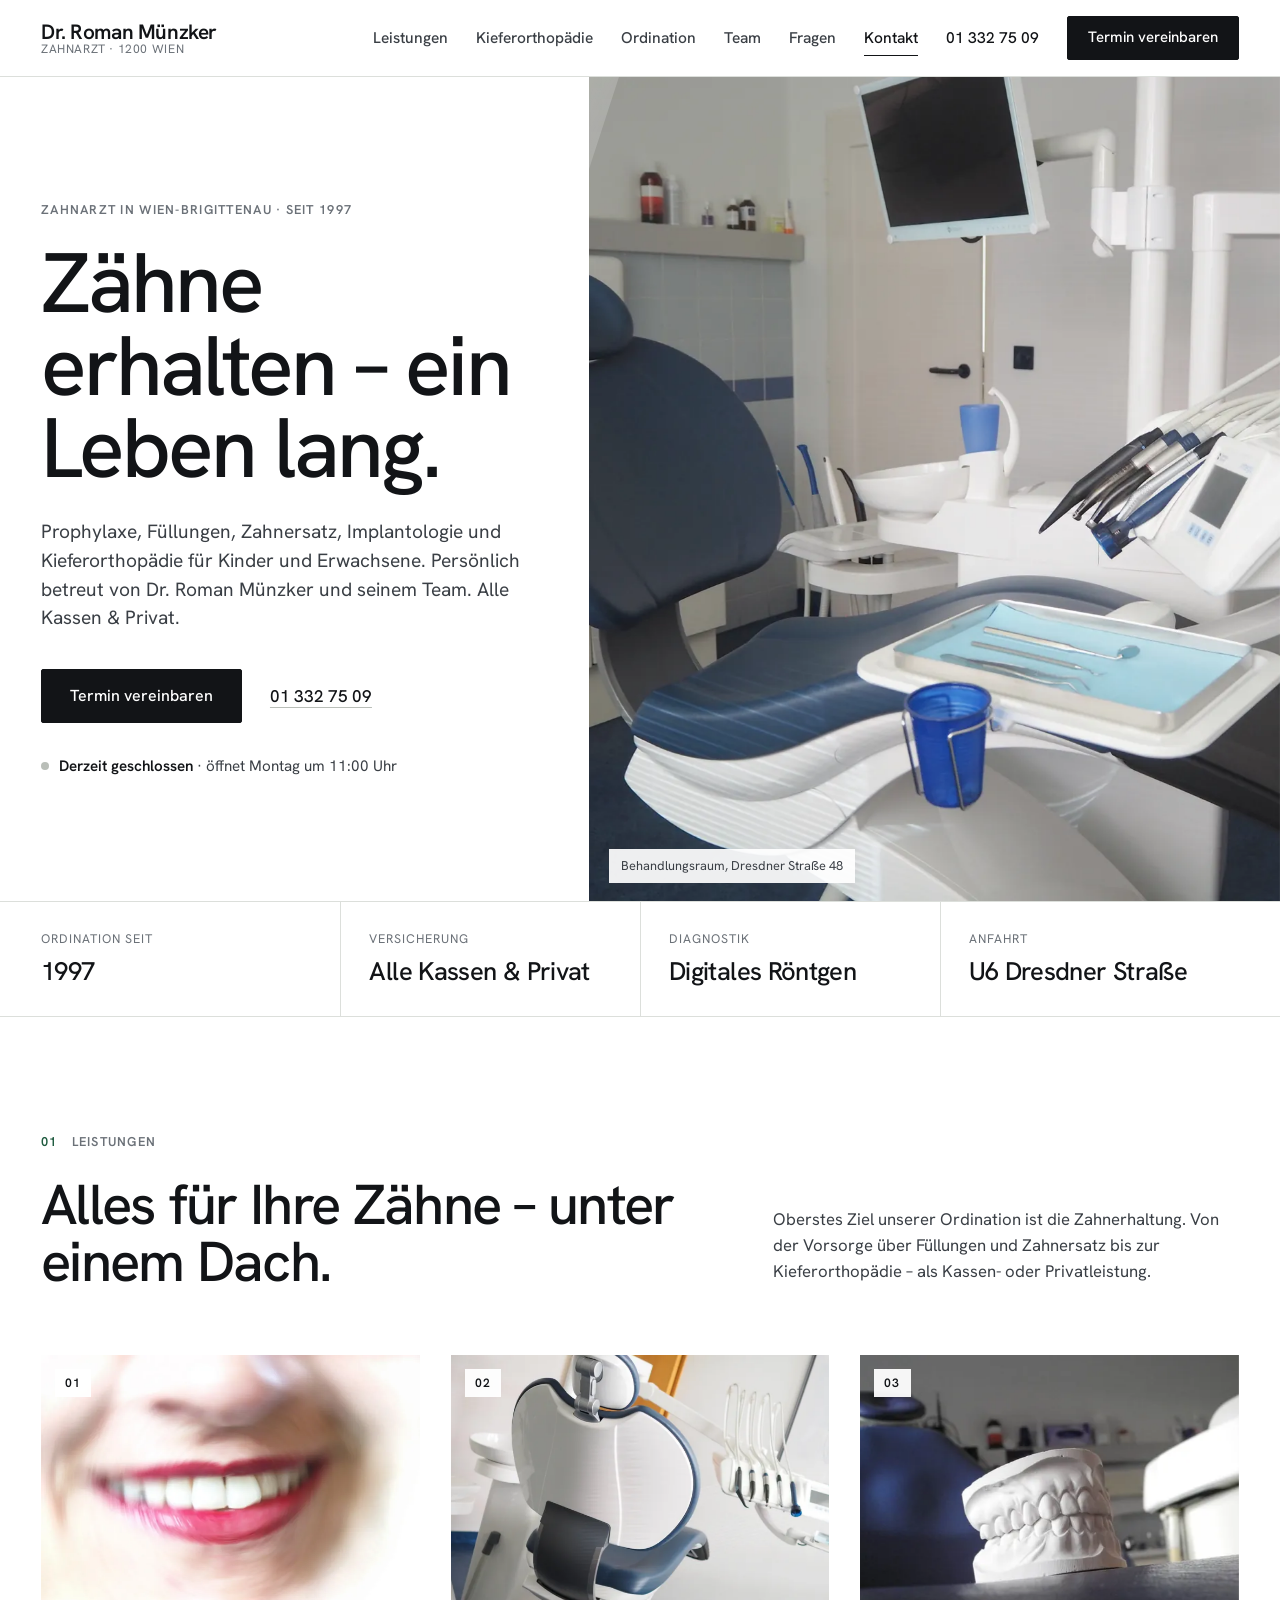
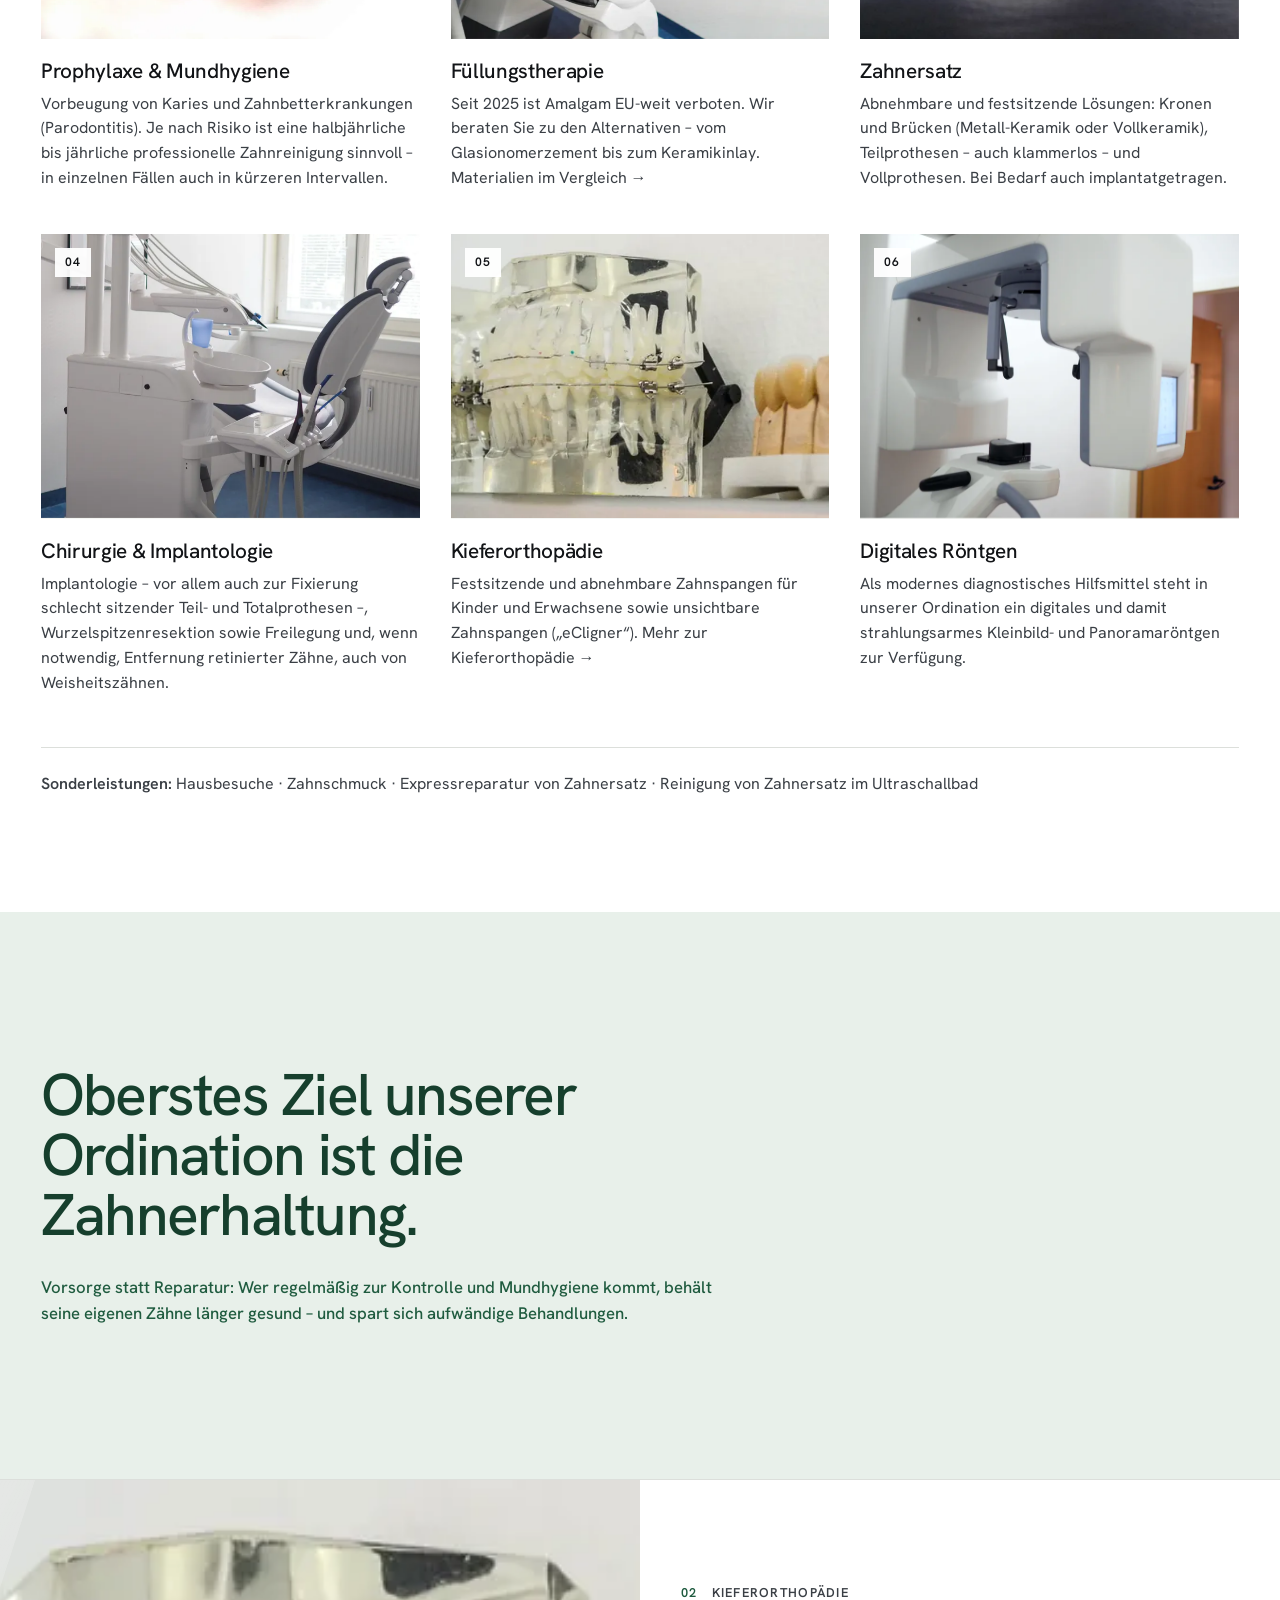
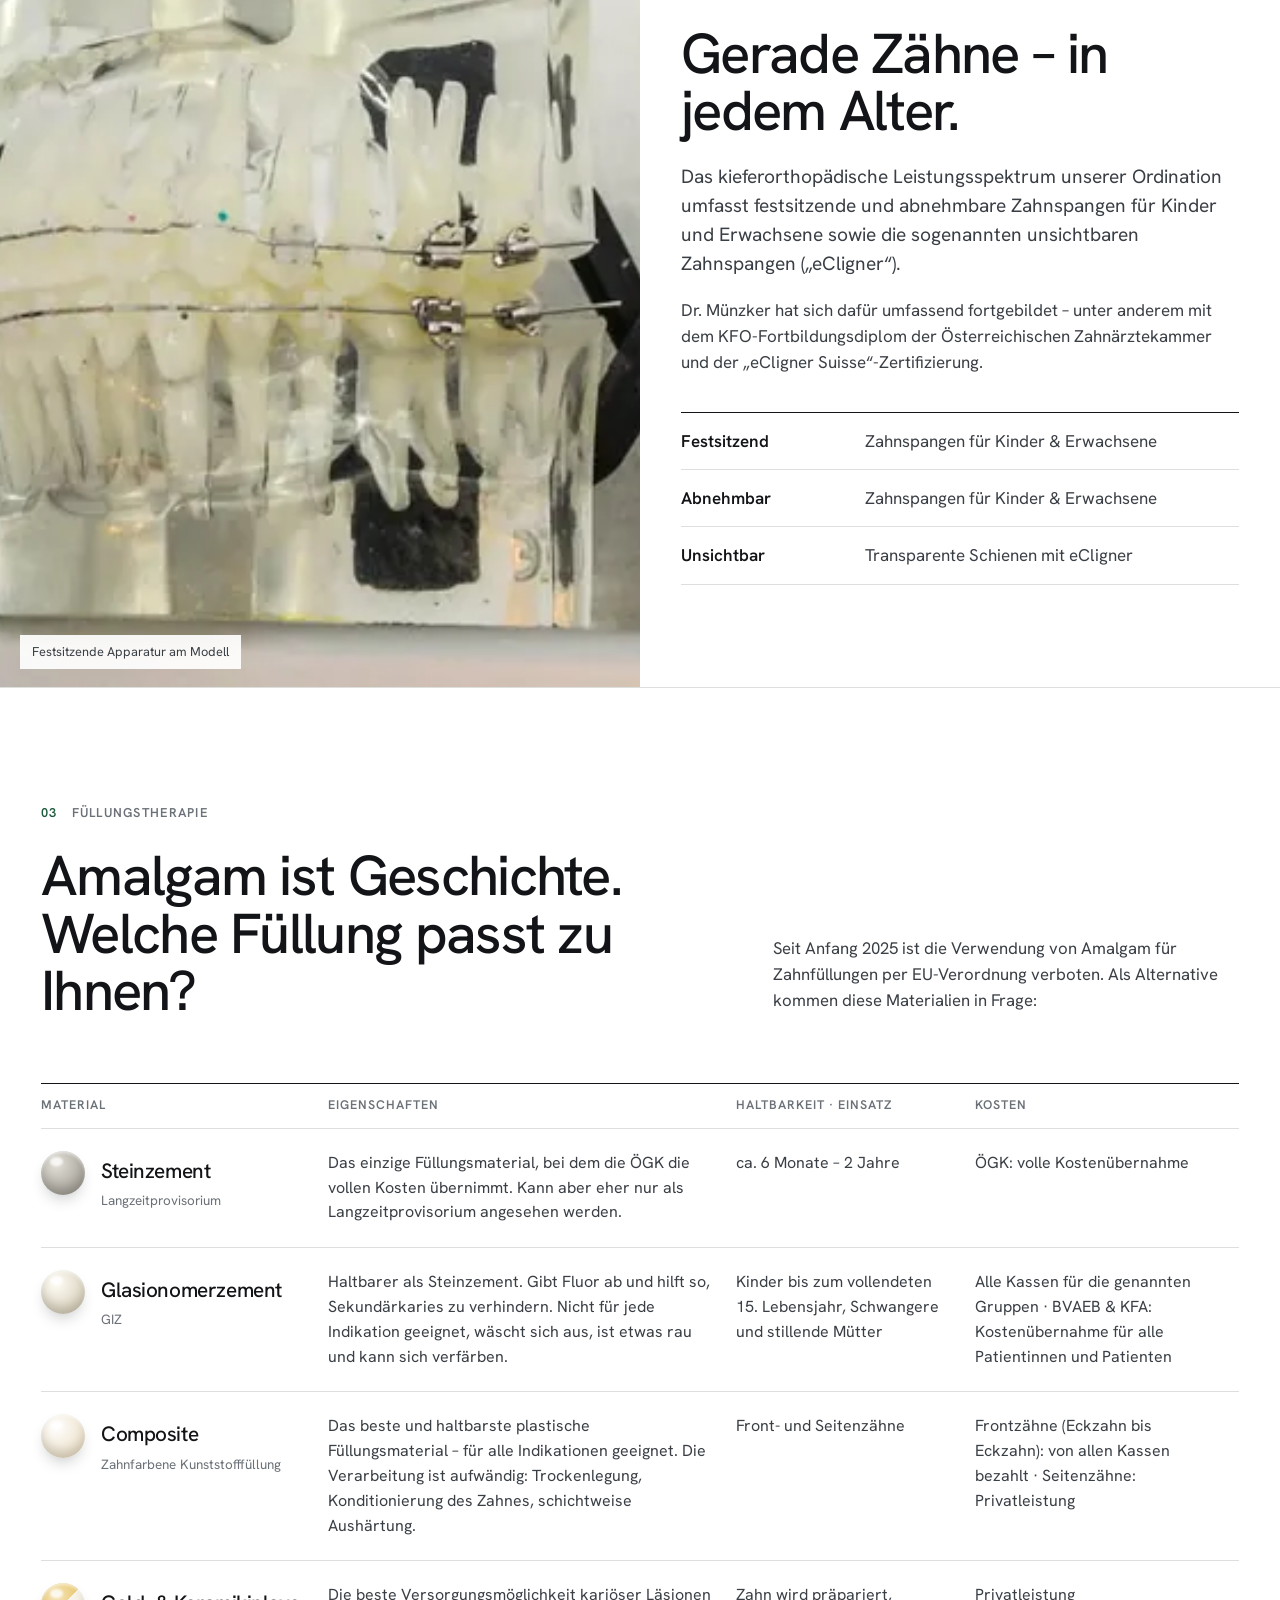
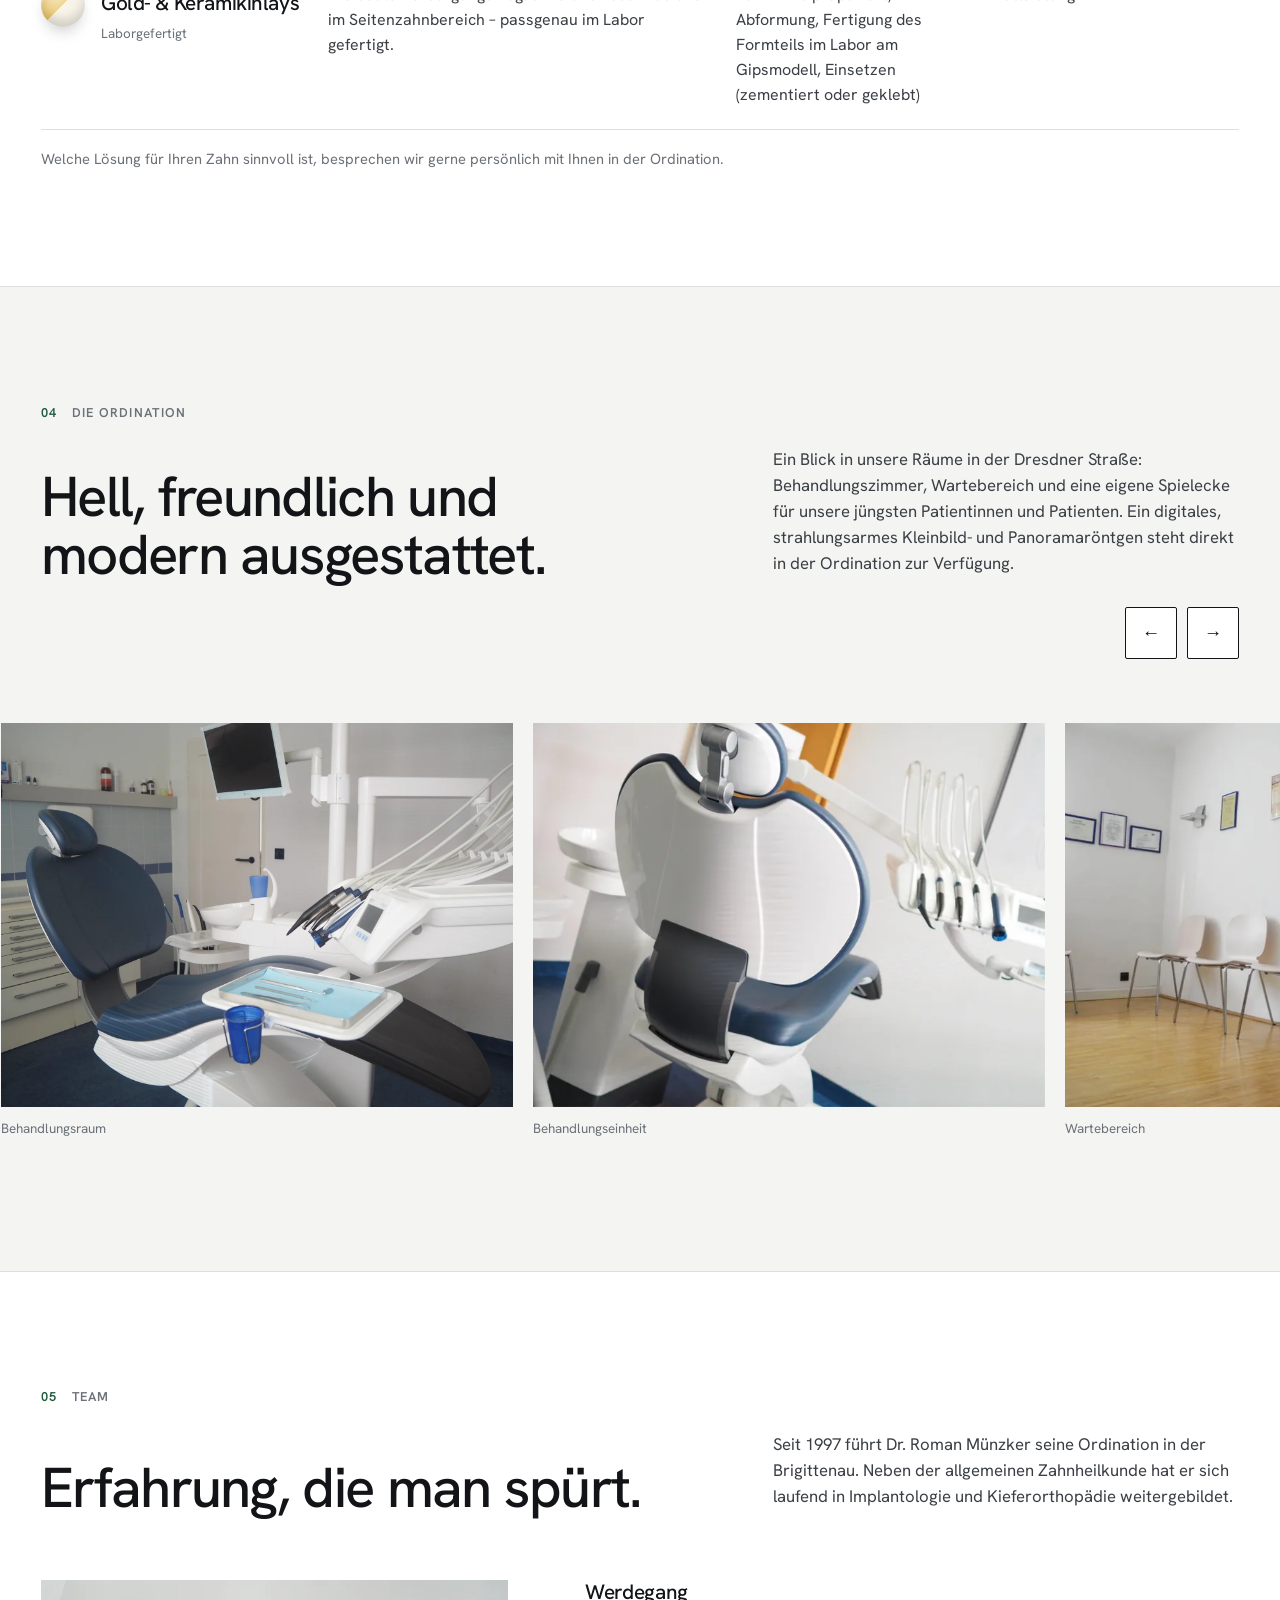
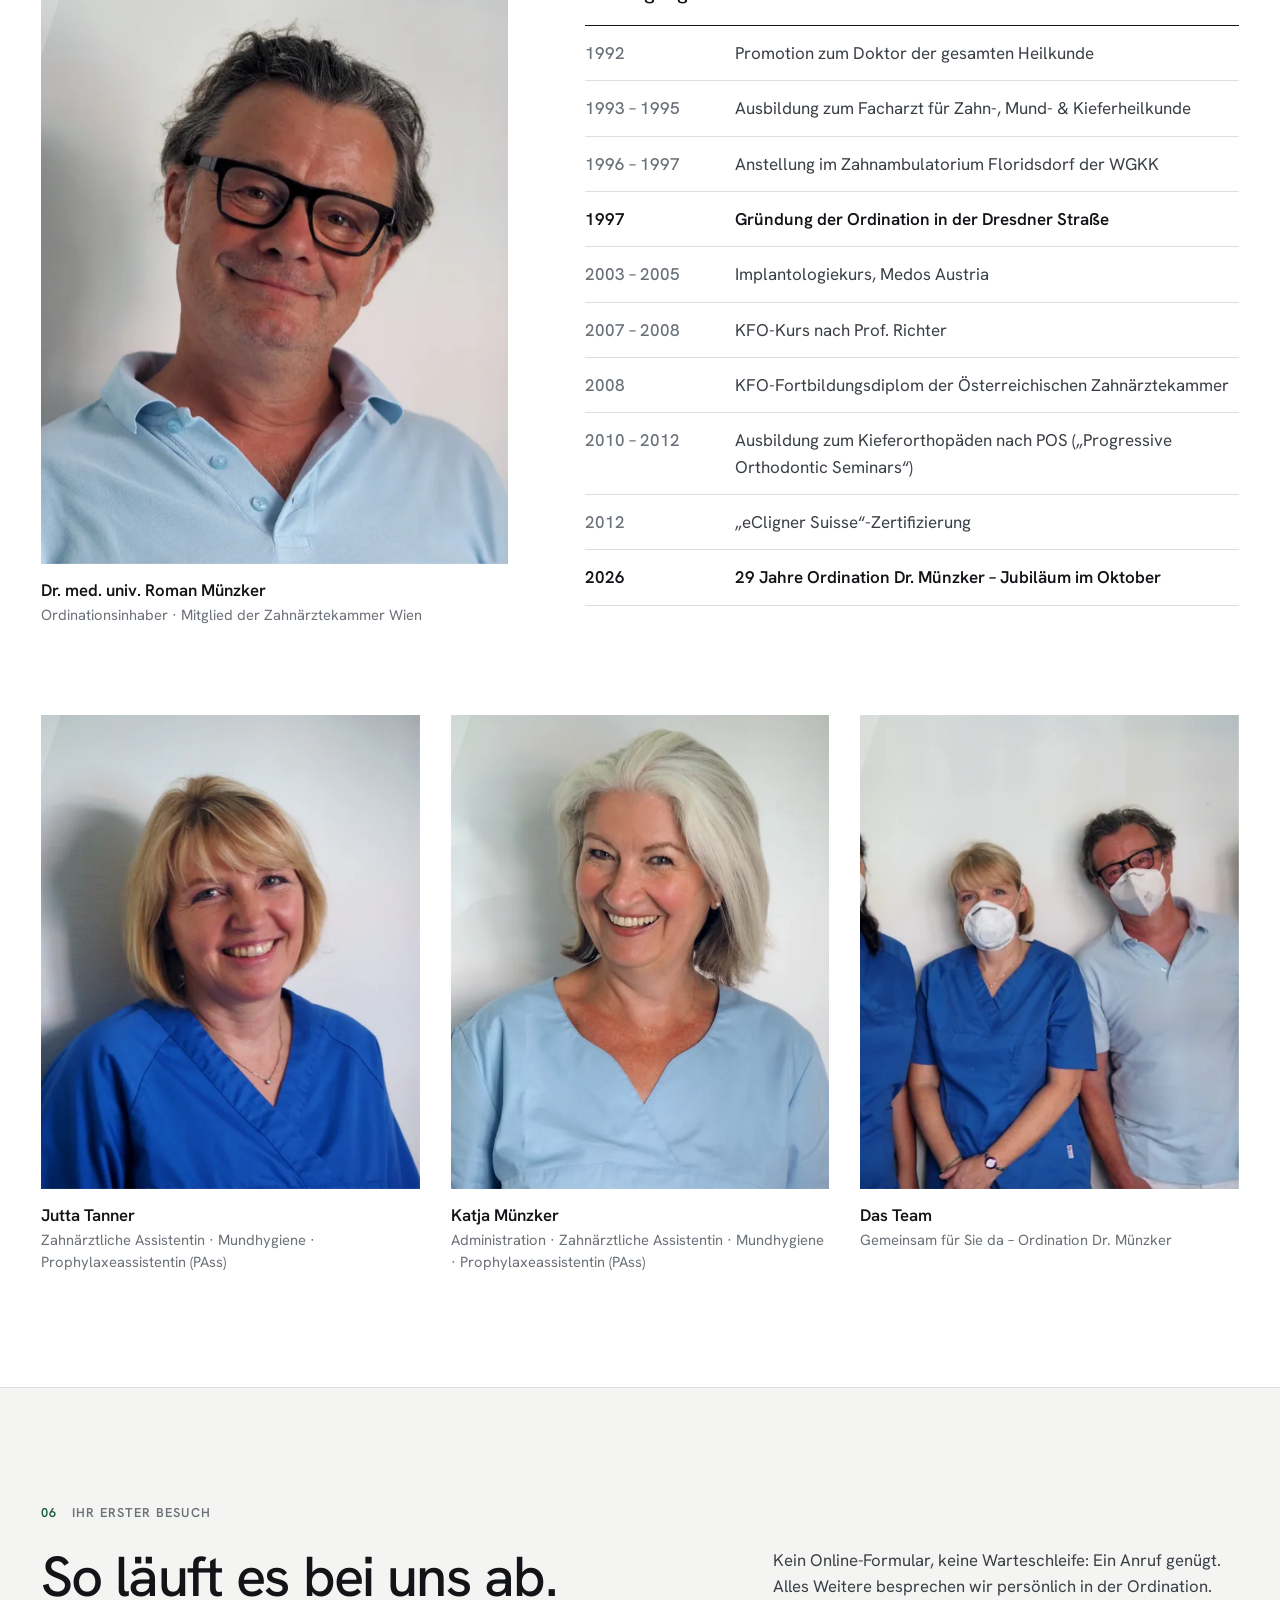
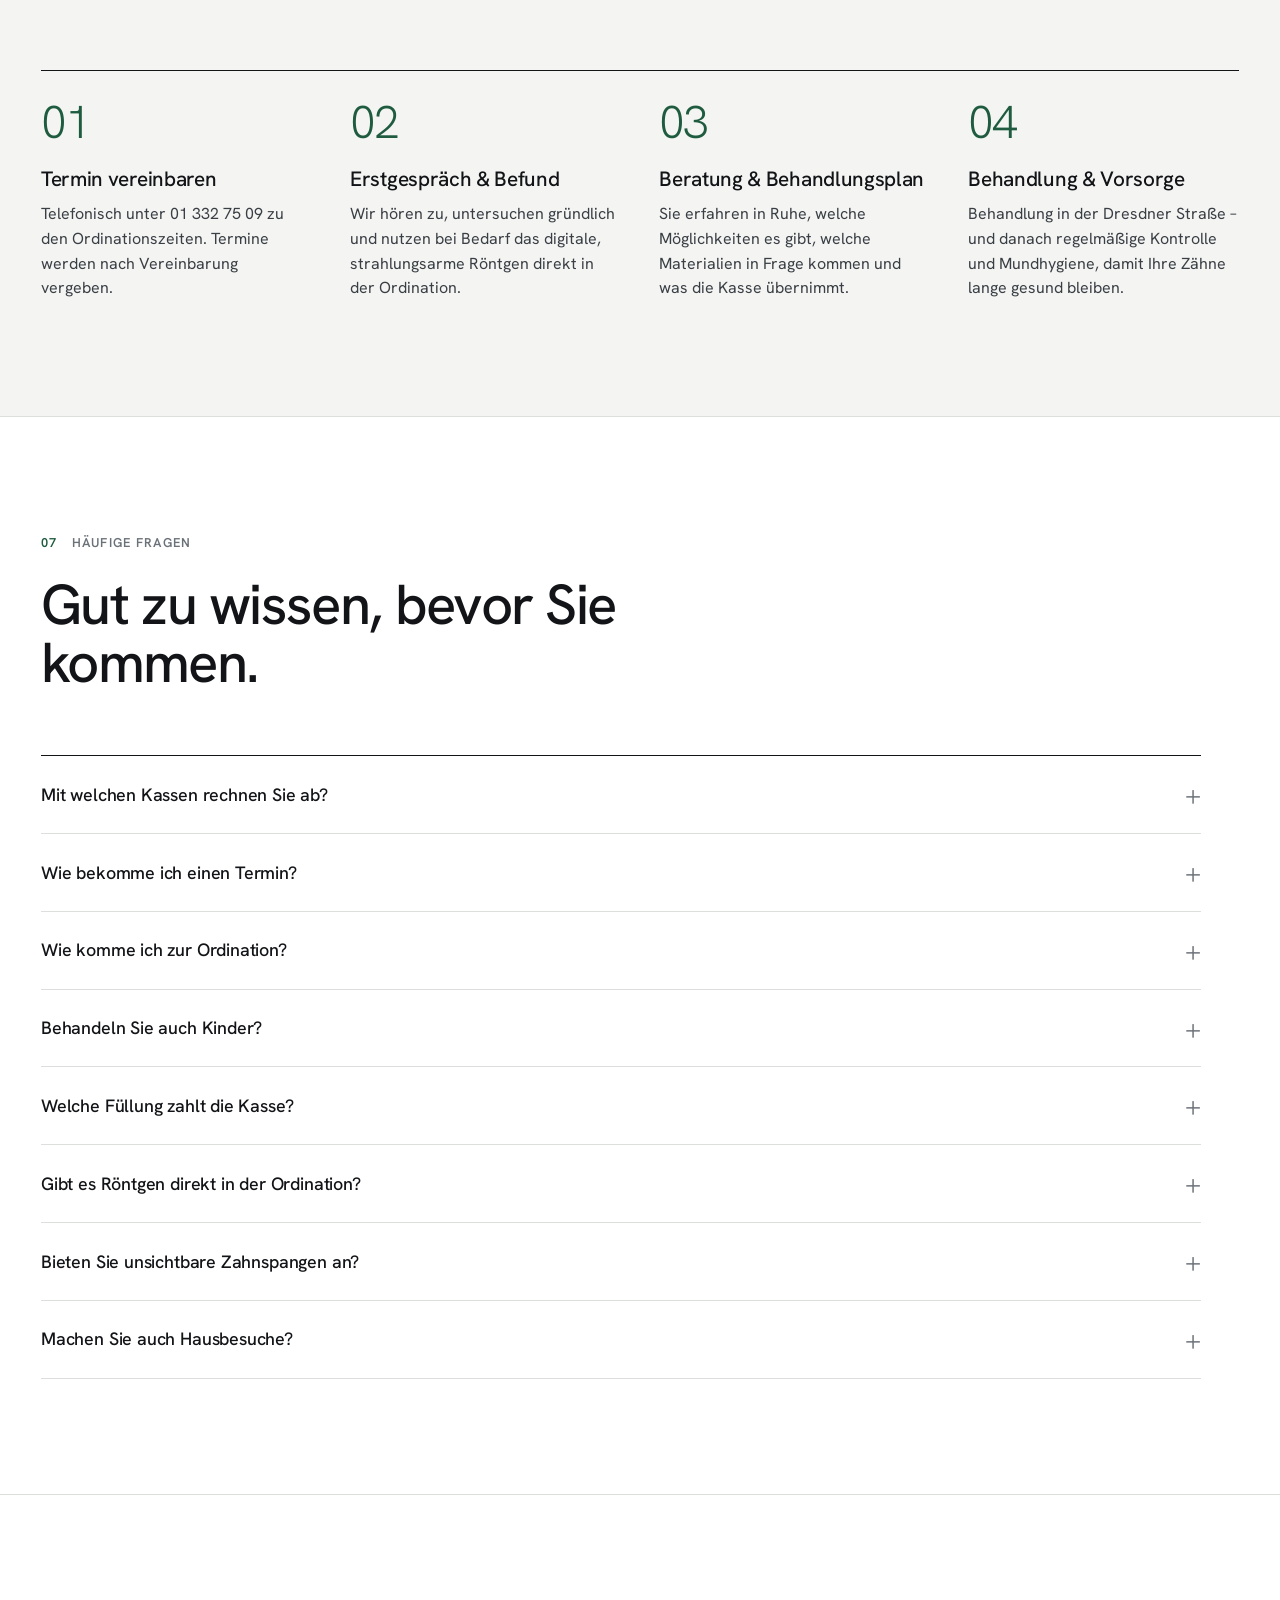
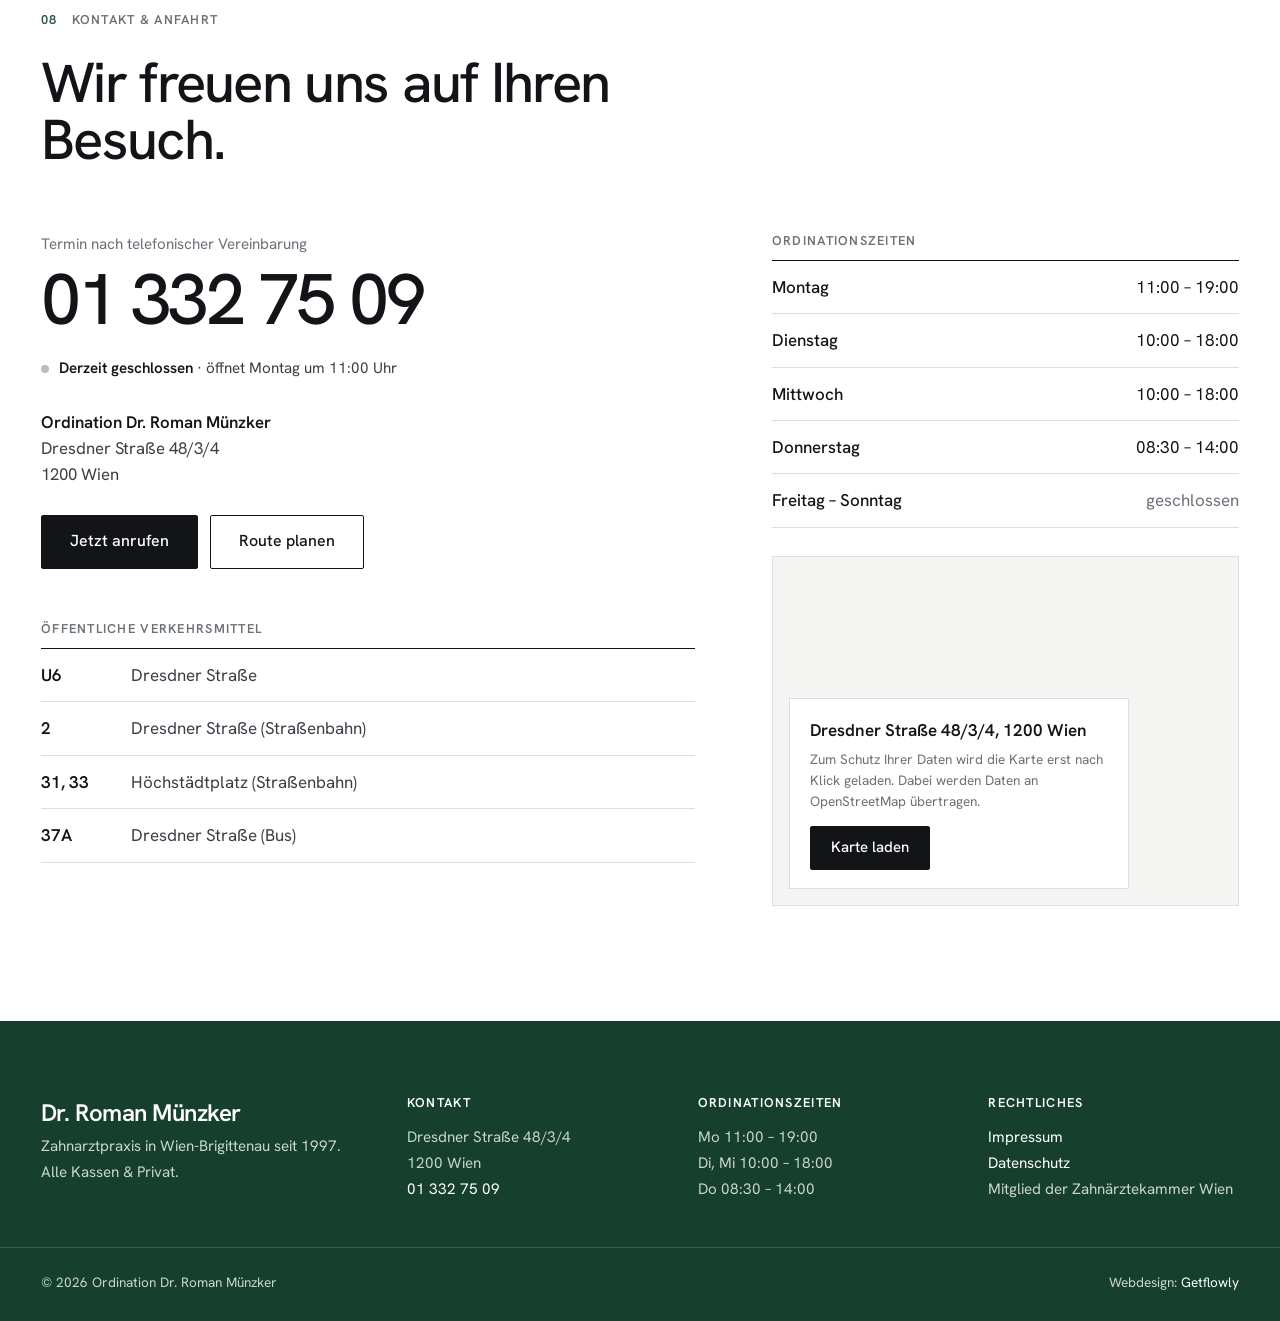
<file: v2/index.html>
<!doctype html>
<html lang="de-AT" class="no-js">
<head>
  <meta charset="utf-8">
  <meta name="viewport" content="width=device-width, initial-scale=1, viewport-fit=cover">
  <title>Zahnarzt Dr. Roman Münzker – Ordination in 1200 Wien · Alle Kassen</title>
  <meta name="description" content="Zahnarztpraxis Dr. Roman Münzker in Wien-Brigittenau seit 1997: Prophylaxe, Füllungen, Zahnersatz, Implantologie und Kieferorthopädie für Kinder und Erwachsene. Alle Kassen &amp; Privat. Tel. 01 332 75 09.">
  <meta name="robots" content="noindex, nofollow">
  <meta name="theme-color" content="#ffffff">
  <link rel="canonical" href="https://www.zahnarzt-muenzker.at/">
  <link rel="icon" href="../favicon.svg" type="image/svg+xml">
  <meta property="og:type" content="website">
  <meta property="og:locale" content="de_AT">
  <meta property="og:title" content="Zahnarzt Dr. Roman Münzker – 1200 Wien">
  <meta property="og:description" content="Ihre Zahnarztpraxis in der Brigittenau seit 1997. Alle Kassen &amp; Privat.">
  <meta property="og:image" content="../assets/img/behandlung-2-1600.webp">
  <link rel="preload" href="assets/fonts/hanken-grotesk-latin-wght-normal.woff2" as="font" type="font/woff2" crossorigin>
  <link rel="stylesheet" href="assets/css/style.css">
</head>
<body>
  <a class="skip-link" href="#main">Zum Inhalt springen</a>

  <header class="header" id="header">
    <div class="wrap header__row">
      <a class="brand" href="#top">
        <span class="brand__name">Dr. Roman Münzker</span>
        <span class="brand__sub">Zahnarzt · 1200 Wien</span>
      </a>
      <nav class="nav" id="nav" aria-label="Hauptnavigation">
        <a href="#leistungen">Leistungen</a>
        <a href="#kfo">Kieferorthopädie</a>
        <a href="#ordination">Ordination</a>
        <a href="#team">Team</a>
        <a href="#fragen">Fragen</a>
        <a href="#kontakt">Kontakt</a>
        <a class="nav__phone" href="tel:+4313327509">01 332 75 09</a>
      </nav>
      <a class="btn btn--sm header__cta" href="tel:+4313327509">Termin vereinbaren</a>
      <button class="menu-toggle" id="menu-toggle" aria-label="Menü öffnen" aria-expanded="false" aria-controls="nav"><span class="menu-toggle__open">Menü</span><span class="menu-toggle__close">Schließen</span></button>
    </div>
  </header>

  <main id="main">

    <section class="hero" id="top">
      <div class="hero__text">
        <div class="hero__inner">
          <p class="kicker">Zahnarzt in Wien-Brigittenau · seit 1997</p>
          <h1>Zähne erhalten – ein Leben lang.</h1>
          <p class="lead">Prophylaxe, Füllungen, Zahnersatz, Implantologie und Kieferorthopädie für Kinder und Erwachsene. Persönlich betreut von Dr.&nbsp;Roman Münzker und seinem Team. Alle Kassen &amp; Privat.</p>
          <div class="hero__actions">
            <a class="btn" href="tel:+4313327509">Termin vereinbaren</a>
            <a class="textlink" href="tel:+4313327509">01 332 75 09</a>
          </div>
          <p class="status" data-status><span class="status__dot" aria-hidden="true"></span><span data-status-text>Mo 11–19 · Di &amp; Mi 10–18 · Do 8:30–14 Uhr</span></p>
        </div>
      </div>
      <figure class="hero__photo">
        <div class="media media--hero"><img src="../assets/img/behandlung-2-1600.webp"
             srcset="../assets/img/behandlung-2-800.webp 800w, ../assets/img/behandlung-2-1600.webp 1600w, ../assets/img/behandlung-2-2200.webp 2200w"
             sizes="(max-width: 900px) 100vw, 54vw" alt="Behandlungsraum der Ordination mit moderner Behandlungseinheit" width="1600" height="1200" fetchpriority="high"></div>
        <figcaption>Behandlungsraum, Dresdner Straße 48</figcaption>
      </figure>
    </section>

    <div class="facts">
      <div class="wrap facts__grid">
        <div class="reveal"><small>Ordination seit</small><b>1997</b></div>
        <div class="reveal"><small>Versicherung</small><b>Alle Kassen &amp; Privat</b></div>
        <div class="reveal"><small>Diagnostik</small><b>Digitales Röntgen</b></div>
        <div class="reveal"><small>Anfahrt</small><b>U6 Dresdner Straße</b></div>
      </div>
    </div>

    <section class="section" id="leistungen" aria-labelledby="leistungen-title">
      <div class="wrap">
        <div class="reveal section__head">
          <p class="kicker"><span>01</span>Leistungen</p>
          <h2 id="leistungen-title">Alles für Ihre Zähne – unter einem Dach.</h2>
          <p class="section__intro">Oberstes Ziel unserer Ordination ist die Zahnerhaltung. Von der Vorsorge über Füllungen und Zahnersatz bis zur Kieferorthopädie – als Kassen- oder Privatleistung.</p>
        </div>
        <div class="cards">
          <article class="reveal card">
            <span class="card__num">01</span>
            <div class="media"><img src="../assets/img/laecheln-750.webp" alt="" width="750" height="563" loading="lazy"></div>
            <h3>Prophylaxe &amp; Mundhygiene</h3>
            <p>Vorbeugung von Karies und Zahnbetterkrankungen (Parodontitis). Je nach Risiko ist eine halbjährliche bis jährliche professionelle Zahnreinigung sinnvoll – in einzelnen Fällen auch in kürzeren Intervallen.</p>
          </article>
          <a class="reveal card card--link" href="#fuellungen">
            <span class="card__num">02</span>
            <div class="media"><img src="../assets/img/behandlung-1-700.webp" alt="" width="700" height="911" loading="lazy"></div>
            <h3>Füllungstherapie</h3>
            <p>Seit 2025 ist Amalgam EU-weit verboten. Wir beraten Sie zu den Alternativen – vom Glasionomerzement bis zum Keramikinlay. Materialien im Vergleich →</p>
          </a>
          <article class="reveal card">
            <span class="card__num">03</span>
            <div class="media"><img src="../assets/img/zahnmodell-800.webp" alt="" width="800" height="424" loading="lazy"></div>
            <h3>Zahnersatz</h3>
            <p>Abnehmbare und festsitzende Lösungen: Kronen und Brücken (Metall-Keramik oder Vollkeramik), Teilprothesen – auch klammerlos – und Vollprothesen. Bei Bedarf auch implantatgetragen.</p>
          </article>
          <article class="reveal card">
            <span class="card__num">04</span>
            <div class="media"><img src="../assets/img/behandlung-3-700.webp" alt="" width="700" height="933" loading="lazy"></div>
            <h3>Chirurgie &amp; Implantologie</h3>
            <p>Implantologie – vor allem auch zur Fixierung schlecht sitzender Teil- und Totalprothesen –, Wurzelspitzenresektion sowie Freilegung und, wenn notwendig, Entfernung retinierter Zähne, auch von Weisheitszähnen.</p>
          </article>
          <a class="reveal card card--link" href="#kfo">
            <span class="card__num">05</span>
            <div class="media"><img src="../assets/img/kieferorthopaedie-800.webp" alt="" width="800" height="353" loading="lazy"></div>
            <h3>Kieferorthopädie</h3>
            <p>Festsitzende und abnehmbare Zahnspangen für Kinder und Erwachsene sowie unsichtbare Zahnspangen („eCligner“). Mehr zur Kieferorthopädie →</p>
          </a>
          <article class="reveal card">
            <span class="card__num">06</span>
            <div class="media"><img src="../assets/img/panoramaroentgen-800.webp" alt="" width="800" height="624" loading="lazy"></div>
            <h3>Digitales Röntgen</h3>
            <p>Als modernes diagnostisches Hilfsmittel steht in unserer Ordination ein digitales und damit strahlungsarmes Kleinbild- und Panoramaröntgen zur Verfügung.</p>
          </article>
        </div>
        <p class="reveal extras"><b>Sonderleistungen:</b> Hausbesuche · Zahnschmuck · Expressreparatur von Zahnersatz · Reinigung von Zahnersatz im Ultraschallbad</p>
      </div>
    </section>

    <section class="statement" aria-label="Leitsatz">
      <div class="wrap">
        <p class="reveal">Oberstes Ziel unserer Ordination ist die Zahnerhaltung.<small>Vorsorge statt Reparatur: Wer regelmäßig zur Kontrolle und Mundhygiene kommt, behält seine eigenen Zähne länger gesund – und spart sich aufwändige Behandlungen.</small></p>
      </div>
    </section>

    <section class="section--rule" id="kfo" aria-labelledby="kfo-title">
      <div class="split">
        <figure class="split__photo">
          <div class="media"><img src="../assets/img/kieferorthopaedie-1024.webp" srcset="../assets/img/kieferorthopaedie-800.webp 800w, ../assets/img/kieferorthopaedie-1024.webp 1024w" sizes="(max-width: 900px) 100vw, 50vw" alt="Kieferorthopädische Modelle und transparente Zahnschienen" width="1024" height="452" loading="lazy"></div>
          <figcaption>Festsitzende Apparatur am Modell</figcaption>
        </figure>
        <div class="split__text">
          <div class="reveal split__inner">
            <p class="kicker"><span>02</span>Kieferorthopädie</p>
            <h2 id="kfo-title">Gerade Zähne – in jedem Alter.</h2>
            <p class="lead">Das kieferorthopädische Leistungsspektrum unserer Ordination umfasst festsitzende und abnehmbare Zahnspangen für Kinder und Erwachsene sowie die sogenannten unsichtbaren Zahnspangen („eCligner“).</p>
            <p>Dr. Münzker hat sich dafür umfassend fortgebildet – unter anderem mit dem KFO-Fortbildungsdiplom der Österreichischen Zahnärztekammer und der „eCligner Suisse“-Zertifizierung.</p>
            <dl class="deflist">
              <div><dt>Festsitzend</dt><dd>Zahnspangen für Kinder &amp; Erwachsene</dd></div>
              <div><dt>Abnehmbar</dt><dd>Zahnspangen für Kinder &amp; Erwachsene</dd></div>
              <div><dt>Unsichtbar</dt><dd>Transparente Schienen mit eCligner</dd></div>
            </dl>
          </div>
        </div>
      </div>
    </section>

    <section class="section section--rule" id="fuellungen" aria-labelledby="fuellungen-title">
      <div class="wrap">
        <div class="reveal section__head">
          <p class="kicker"><span>03</span>Füllungstherapie</p>
          <h2 id="fuellungen-title">Amalgam ist Geschichte. Welche Füllung passt zu Ihnen?</h2>
          <p class="section__intro">Seit Anfang 2025 ist die Verwendung von Amalgam für Zahnfüllungen per EU-Verordnung verboten. Als Alternative kommen diese Materialien in Frage:</p>
        </div>
        <table class="reveal table">
          <thead>
            <tr><th scope="col">Material</th><th scope="col">Eigenschaften</th><th scope="col">Haltbarkeit · Einsatz</th><th scope="col">Kosten</th></tr>
          </thead>
          <tbody>
            <tr>
              <th scope="row"><span class="matcell"><span class="swatch swatch--stein" aria-hidden="true"></span><span class="mat">Steinzement<small>Langzeitprovisorium</small></span></span></th>
              <td data-label="Eigenschaften">Das einzige Füllungsmaterial, bei dem die ÖGK die vollen Kosten übernimmt. Kann aber eher nur als Langzeitprovisorium angesehen werden.</td>
              <td data-label="Haltbarkeit · Einsatz">ca. 6 Monate – 2 Jahre</td>
              <td data-label="Kosten">ÖGK: volle Kostenübernahme</td>
            </tr>
            <tr>
              <th scope="row"><span class="matcell"><span class="swatch swatch--giz" aria-hidden="true"></span><span class="mat">Glasionomerzement<small>GIZ</small></span></span></th>
              <td data-label="Eigenschaften">Haltbarer als Steinzement. Gibt Fluor ab und hilft so, Sekundärkaries zu verhindern. Nicht für jede Indikation geeignet, wäscht sich aus, ist etwas rau und kann sich verfärben.</td>
              <td data-label="Haltbarkeit · Einsatz">Kinder bis zum vollendeten 15. Lebensjahr, Schwangere und stillende Mütter</td>
              <td data-label="Kosten">Alle Kassen für die genannten Gruppen · BVAEB &amp; KFA: Kostenübernahme für alle Patientinnen und Patienten</td>
            </tr>
            <tr>
              <th scope="row"><span class="matcell"><span class="swatch swatch--composite" aria-hidden="true"></span><span class="mat">Composite<small>Zahnfarbene Kunststofffüllung</small></span></span></th>
              <td data-label="Eigenschaften">Das beste und haltbarste plastische Füllungsmaterial – für alle Indikationen geeignet. Die Verarbeitung ist aufwändig: Trockenlegung, Konditionierung des Zahnes, schichtweise Aushärtung.</td>
              <td data-label="Haltbarkeit · Einsatz">Front- und Seitenzähne</td>
              <td data-label="Kosten">Frontzähne (Eckzahn bis Eckzahn): von allen Kassen bezahlt · Seitenzähne: Privatleistung</td>
            </tr>
            <tr>
              <th scope="row"><span class="matcell"><span class="swatch swatch--gold" aria-hidden="true"></span><span class="mat">Gold- &amp; Keramikinlays<small>Laborgefertigt</small></span></span></th>
              <td data-label="Eigenschaften">Die beste Versorgungsmöglichkeit kariöser Läsionen im Seitenzahnbereich – passgenau im Labor gefertigt.</td>
              <td data-label="Haltbarkeit · Einsatz">Zahn wird präpariert, Abformung, Fertigung des Formteils im Labor am Gipsmodell, Einsetzen (zementiert oder geklebt)</td>
              <td data-label="Kosten">Privatleistung</td>
            </tr>
          </tbody>
        </table>
        <p class="reveal footnote">Welche Lösung für Ihren Zahn sinnvoll ist, besprechen wir gerne persönlich mit Ihnen in der Ordination.</p>
      </div>
    </section>

    <section class="section section--rule section--surface" id="ordination" aria-labelledby="ordination-title">
      <div class="wrap">
        <div class="reveal section__head">
          <p class="kicker"><span>04</span>Die Ordination</p>
          <h2 id="ordination-title">Hell, freundlich und modern ausgestattet.</h2>
          <p class="section__intro">Ein Blick in unsere Räume in der Dresdner Straße: Behandlungszimmer, Wartebereich und eine eigene Spielecke für unsere jüngsten Patientinnen und Patienten. Ein digitales, strahlungsarmes Kleinbild- und Panoramaröntgen steht direkt in der Ordination zur Verfügung.</p>
          <div class="section__aside strip-nav" aria-label="Galerie blättern">
            <button class="strip-btn" type="button" data-strip="prev" aria-label="Zurück">←</button>
            <button class="strip-btn" type="button" data-strip="next" aria-label="Weiter">→</button>
          </div>
        </div>
      </div>
      <div class="strip" id="gallery" tabindex="0" aria-label="Bilder aus der Ordination – horizontal scrollen">
        <button class="reveal g" data-full="../assets/img/behandlung-2-2200.webp"><div class="media"><img src="../assets/img/behandlung-2-1600.webp" alt="Behandlungsraum mit Behandlungseinheit und Monitor" loading="lazy" width="1600" height="1200"></div><span class="cap">Behandlungsraum</span></button>
        <button class="reveal g" data-full="../assets/img/behandlung-1-1400.webp"><div class="media"><img src="../assets/img/behandlung-1-700.webp" alt="Behandlungsstuhl im Detail" loading="lazy" width="700" height="911"></div><span class="cap">Behandlungseinheit</span></button>
        <button class="reveal g" data-full="../assets/img/wartezimmer-1-1024.webp"><div class="media"><img src="../assets/img/wartezimmer-1-800.webp" alt="Heller Wartebereich mit Stühlen" loading="lazy" width="800" height="570"></div><span class="cap">Wartebereich</span></button>
        <button class="reveal g" data-full="../assets/img/kinderecke-2-1600.webp"><div class="media"><img src="../assets/img/kinderecke-2-800.webp" alt="Kinderbücher über Zähne auf dem Kindertisch" loading="lazy" width="800" height="600"></div><span class="cap">Kinderecke</span></button>
        <button class="reveal g" data-full="../assets/img/roentgenraum-1600.webp"><div class="media"><img src="../assets/img/roentgenraum-800.webp" alt="Eingang zum Röntgenraum" loading="lazy" width="800" height="600"></div><span class="cap">Röntgenraum</span></button>
        <button class="reveal g" data-full="../assets/img/behandlung-3-1400.webp"><div class="media"><img src="../assets/img/behandlung-3-700.webp" alt="Zweiter Behandlungsraum mit Fenster" loading="lazy" width="700" height="933"></div><span class="cap">Behandlungsraum 2</span></button>
        <button class="reveal g" data-full="../assets/img/panoramaroentgen-1600.webp"><div class="media"><img src="../assets/img/panoramaroentgen-800.webp" alt="Digitales Panoramaröntgengerät" loading="lazy" width="800" height="624"></div><span class="cap">Panoramaröntgen</span></button>
        <button class="reveal g" data-full="../assets/img/modell-1024.webp"><div class="media"><img src="../assets/img/modell-800.webp" alt="Gipsmodell eines Gebisses" loading="lazy" width="800" height="503"></div><span class="cap">Zahnmodell</span></button>
        <button class="reveal g" data-full="../assets/img/kinderecke-3-1600.webp"><div class="media"><img src="../assets/img/kinderecke-3-800.webp" alt="Kleine Spielsachen für Kinder" loading="lazy" width="800" height="600"></div><span class="cap">Für die Kleinen</span></button>
        <button class="reveal g" data-full="../assets/img/wartezimmer-2-1024.webp"><div class="media"><img src="../assets/img/wartezimmer-2-800.webp" alt="Wartebereich mit Bildschirm und Informationen" loading="lazy" width="800" height="610"></div><span class="cap">Wartebereich</span></button>
        <button class="reveal g" data-full="../assets/img/kinderecke-1-1024.webp"><div class="media"><img src="../assets/img/kinderecke-1-800.webp" alt="Spielecke mit Kindertisch und Spielzeug" loading="lazy" width="800" height="600"></div><span class="cap">Spielecke</span></button>
        <button class="reveal g" data-full="../assets/img/praxislabor-1600.webp"><div class="media"><img src="../assets/img/praxislabor-800.webp" alt="Technisches Gerät in der Ordination" loading="lazy" width="800" height="600"></div><span class="cap">Technik</span></button>
      </div>
    </section>

    <section class="section section--rule" id="team" aria-labelledby="team-title">
      <div class="wrap">
        <div class="reveal section__head">
          <p class="kicker"><span>05</span>Team</p>
          <h2 id="team-title">Erfahrung, die man spürt.</h2>
          <p class="section__intro">Seit 1997 führt Dr. Roman Münzker seine Ordination in der Brigittenau. Neben der allgemeinen Zahnheilkunde hat er sich laufend in Implantologie und Kieferorthopädie weitergebildet.</p>
        </div>
        <div class="doctor">
          <figure class="reveal portrait">
            <div class="media"><img src="../assets/img/dr-roman-muenzker-1200.webp" srcset="../assets/img/dr-roman-muenzker-600.webp 600w, ../assets/img/dr-roman-muenzker-1200.webp 1200w" sizes="(max-width: 900px) 100vw, 38vw" alt="Porträt Dr. med. univ. Roman Münzker" width="1200" height="1600" loading="lazy"></div>
            <figcaption><b>Dr. med. univ. Roman Münzker</b>Ordinationsinhaber · Mitglied der Zahnärztekammer Wien</figcaption>
          </figure>
          <div class="reveal cv">
            <h3>Werdegang</h3>
            <table class="cv__table">
              <tbody>
                <tr><th scope="row">1992</th><td>Promotion zum Doktor der gesamten Heilkunde</td></tr>
                <tr><th scope="row">1993 – 1995</th><td>Ausbildung zum Facharzt für Zahn-, Mund- &amp; Kieferheilkunde</td></tr>
                <tr><th scope="row">1996 – 1997</th><td>Anstellung im Zahnambulatorium Floridsdorf der WGKK</td></tr>
                <tr class="is-key"><th scope="row">1997</th><td>Gründung der Ordination in der Dresdner Straße</td></tr>
                <tr><th scope="row">2003 – 2005</th><td>Implantologiekurs, Medos Austria</td></tr>
                <tr><th scope="row">2007 – 2008</th><td>KFO-Kurs nach Prof. Richter</td></tr>
                <tr><th scope="row">2008</th><td>KFO-Fortbildungsdiplom der Österreichischen Zahnärztekammer</td></tr>
                <tr><th scope="row">2010 – 2012</th><td>Ausbildung zum Kieferorthopäden nach POS („Progressive Orthodontic Seminars“)</td></tr>
                <tr><th scope="row">2012</th><td>„eCligner Suisse“-Zertifizierung</td></tr>
                <tr class="is-key"><th scope="row">2026</th><td>29 Jahre Ordination Dr. Münzker – Jubiläum im Oktober</td></tr>
              </tbody>
            </table>
          </div>
        </div>
        <div class="team">
          <figure class="reveal portrait">
            <div class="media"><img src="../assets/img/jutta-tanner-600.webp" srcset="../assets/img/jutta-tanner-600.webp 600w, ../assets/img/jutta-tanner-1000.webp 1000w" sizes="(max-width: 600px) 100vw, 30vw" alt="Porträt Jutta Tanner" width="600" height="800" loading="lazy"></div>
            <figcaption><b>Jutta Tanner</b>Zahnärztliche Assistentin · Mundhygiene · Prophylaxeassistentin (PAss)</figcaption>
          </figure>
          <figure class="reveal portrait">
            <div class="media"><img src="../assets/img/katja-muenzker-600.webp" srcset="../assets/img/katja-muenzker-600.webp 600w, ../assets/img/katja-muenzker-1000.webp 1000w" sizes="(max-width: 600px) 100vw, 30vw" alt="Porträt Katja Münzker" width="600" height="800" loading="lazy"></div>
            <figcaption><b>Katja Münzker</b>Administration · Zahnärztliche Assistentin · Mundhygiene · Prophylaxeassistentin (PAss)</figcaption>
          </figure>
          <figure class="reveal portrait">
            <div class="media"><img src="../assets/img/team-gruppe-800.webp" srcset="../assets/img/team-gruppe-800.webp 800w, ../assets/img/team-gruppe-1600.webp 1600w" sizes="(max-width: 600px) 100vw, 30vw" alt="Das Team der Ordination Dr. Münzker" width="800" height="600" loading="lazy"></div>
            <figcaption><b>Das Team</b>Gemeinsam für Sie da – Ordination Dr. Münzker</figcaption>
          </figure>
        </div>
      </div>
    </section>

    <section class="section section--rule section--surface" id="ablauf" aria-labelledby="ablauf-title">
      <div class="wrap">
        <div class="reveal section__head">
          <p class="kicker"><span>06</span>Ihr erster Besuch</p>
          <h2 id="ablauf-title">So läuft es bei uns ab.</h2>
          <p class="section__intro">Kein Online-Formular, keine Warteschleife: Ein Anruf genügt. Alles Weitere besprechen wir persönlich in der Ordination.</p>
        </div>
        <ol class="steps" style="list-style:none;margin:0;padding:0">
          <li class="reveal step"><div class="step__num">01</div><h3>Termin vereinbaren</h3><p>Telefonisch unter 01 332 75 09 zu den Ordinationszeiten. Termine werden nach Vereinbarung vergeben.</p></li>
          <li class="reveal step"><div class="step__num">02</div><h3>Erstgespräch &amp; Befund</h3><p>Wir hören zu, untersuchen gründlich und nutzen bei Bedarf das digitale, strahlungsarme Röntgen direkt in der Ordination.</p></li>
          <li class="reveal step"><div class="step__num">03</div><h3>Beratung &amp; Behandlungsplan</h3><p>Sie erfahren in Ruhe, welche Möglichkeiten es gibt, welche Materialien in Frage kommen und was die Kasse übernimmt.</p></li>
          <li class="reveal step"><div class="step__num">04</div><h3>Behandlung &amp; Vorsorge</h3><p>Behandlung in der Dresdner Straße – und danach regelmäßige Kontrolle und Mundhygiene, damit Ihre Zähne lange gesund bleiben.</p></li>
        </ol>
      </div>
    </section>

    <section class="section section--rule" id="fragen" aria-labelledby="fragen-title">
      <div class="wrap">
        <div class="reveal section__head">
          <p class="kicker"><span>07</span>Häufige Fragen</p>
          <h2 id="fragen-title">Gut zu wissen, bevor Sie kommen.</h2>
        </div>
        <div class="reveal faq">
          <details>
            <summary>Mit welchen Kassen rechnen Sie ab?</summary>
            <div class="faq__body"><p>Mit allen Kassen. Privatleistungen sind ebenfalls möglich – welche Leistung Kassen- und welche Privatleistung ist, besprechen wir vorab mit Ihnen.</p></div>
          </details>
          <details>
            <summary>Wie bekomme ich einen Termin?</summary>
            <div class="faq__body"><p>Telefonisch unter <a href="tel:+4313327509">01 332 75 09</a> – Montag 11–19 Uhr, Dienstag und Mittwoch 10–18 Uhr, Donnerstag 8:30–14 Uhr. Termine nach Vereinbarung.</p></div>
          </details>
          <details>
            <summary>Wie komme ich zur Ordination?</summary>
            <div class="faq__body"><p>Dresdner Straße 48/3/4, 1200 Wien. Mit der U6 bis Dresdner Straße, mit der Straßenbahn 2 (Dresdner Straße) oder 31 und 33 (Höchstädtplatz), mit dem Bus 37A (Dresdner Straße).</p></div>
          </details>
          <details>
            <summary>Behandeln Sie auch Kinder?</summary>
            <div class="faq__body"><p>Ja. Kinder bis zum vollendeten 15. Lebensjahr erhalten Glasionomerzement-Füllungen als Kassenleistung, kieferorthopädische Behandlungen bieten wir für Kinder und Erwachsene an – und im Wartebereich gibt es eine eigene Spielecke.</p></div>
          </details>
          <details>
            <summary>Welche Füllung zahlt die Kasse?</summary>
            <div class="faq__body"><p>Steinzement übernimmt die ÖGK zur Gänze. Glasionomerzement zahlen alle Kassen für Kinder bis 15, Schwangere und stillende Mütter (BVAEB und KFA für alle). Zahnfarbenes Composite wird im Frontzahnbereich von allen Kassen bezahlt, im Seitenzahnbereich ist es eine Privatleistung. <a href="#fuellungen">Materialien im Vergleich</a></p></div>
          </details>
          <details>
            <summary>Gibt es Röntgen direkt in der Ordination?</summary>
            <div class="faq__body"><p>Ja. Ein digitales und damit strahlungsarmes Kleinbild- und Panoramaröntgen steht in der Ordination zur Verfügung – ohne zusätzlichen Weg zu einem Institut.</p></div>
          </details>
          <details>
            <summary>Bieten Sie unsichtbare Zahnspangen an?</summary>
            <div class="faq__body"><p>Ja, transparente Schienen mit eCligner. Dr. Münzker ist „eCligner Suisse“-zertifiziert und hat das KFO-Fortbildungsdiplom der Österreichischen Zahnärztekammer.</p></div>
          </details>
          <details>
            <summary>Machen Sie auch Hausbesuche?</summary>
            <div class="faq__body"><p>Ja, Hausbesuche gehören zu unseren Sonderleistungen – ebenso Expressreparaturen von Zahnersatz und die Reinigung von Zahnersatz im Ultraschallbad.</p></div>
          </details>
        </div>
      </div>
    </section>

    <section class="section section--rule" id="kontakt" aria-labelledby="kontakt-title">
      <div class="wrap">
        <div class="reveal section__head">
          <p class="kicker"><span>08</span>Kontakt &amp; Anfahrt</p>
          <h2 id="kontakt-title">Wir freuen uns auf Ihren Besuch.</h2>
        </div>
        <div class="contact">
          <div class="reveal contact__main">
            <p class="contact__label">Termin nach telefonischer Vereinbarung</p>
            <a class="phone" href="tel:+4313327509">01 332 75 09</a>
            <p class="status" data-status><span class="status__dot" aria-hidden="true"></span><span data-status-text>Mo 11–19 · Di &amp; Mi 10–18 · Do 8:30–14 Uhr</span></p>
            <address class="contact__addr">
              <b>Ordination Dr. Roman Münzker</b><br>
              Dresdner Straße 48/3/4<br>
              1200 Wien
            </address>
            <div class="contact__actions">
              <a class="btn" href="tel:+4313327509">Jetzt anrufen</a>
              <a class="btn btn--line" href="https://www.google.com/maps/dir/?api=1&amp;destination=Dresdner+Stra%C3%9Fe+48%2C+1200+Wien" target="_blank" rel="noopener">Route planen</a>
            </div>
            <h3 class="contact__h">Öffentliche Verkehrsmittel</h3>
            <table class="transit">
              <tbody>
                <tr><th scope="row">U6</th><td>Dresdner Straße</td></tr>
                <tr><th scope="row">2</th><td>Dresdner Straße (Straßenbahn)</td></tr>
                <tr><th scope="row">31, 33</th><td>Höchstädtplatz (Straßenbahn)</td></tr>
                <tr><th scope="row">37A</th><td>Dresdner Straße (Bus)</td></tr>
              </tbody>
            </table>
          </div>
          <div class="reveal contact__side">
            <h3 class="contact__h">Ordinationszeiten</h3>
            <table class="hours">
              <caption class="sr-only">Ordinationszeiten</caption>
              <tbody>
                <tr data-day="1"><th scope="row">Montag</th><td>11:00 – 19:00</td></tr>
                <tr data-day="2"><th scope="row">Dienstag</th><td>10:00 – 18:00</td></tr>
                <tr data-day="3"><th scope="row">Mittwoch</th><td>10:00 – 18:00</td></tr>
                <tr data-day="4"><th scope="row">Donnerstag</th><td>08:30 – 14:00</td></tr>
                <tr data-day="5,6,0" class="is-closed"><th scope="row">Freitag – Sonntag</th><td>geschlossen</td></tr>
              </tbody>
            </table>
            <div class="map" id="map">
              <div class="map__panel">
                <b>Dresdner Straße 48/3/4, 1200 Wien</b>
                <p>Zum Schutz Ihrer Daten wird die Karte erst nach Klick geladen. Dabei werden Daten an OpenStreetMap übertragen.</p>
                <button class="btn btn--sm" id="map-load" type="button">Karte laden</button>
              </div>
            </div>
          </div>
        </div>
      </div>
    </section>
  </main>

  <footer class="footer">
    <div class="wrap footer__grid">
      <div>
        <p class="footer__brand">Dr. Roman Münzker</p>
        <p>Zahnarztpraxis in Wien-Brigittenau seit 1997.<br>Alle Kassen &amp; Privat.</p>
      </div>
      <div>
        <h4>Kontakt</h4>
        <address>Dresdner Straße 48/3/4<br>1200 Wien<br><a href="tel:+4313327509">01 332 75 09</a></address>
      </div>
      <div>
        <h4>Ordinationszeiten</h4>
        <p>Mo 11:00 – 19:00<br>Di, Mi 10:00 – 18:00<br>Do 08:30 – 14:00</p>
      </div>
      <div>
        <h4>Rechtliches</h4>
        <p><a href="../impressum.html">Impressum</a><br><a href="../impressum.html#datenschutz">Datenschutz</a><br>Mitglied der Zahnärztekammer Wien</p>
      </div>
    </div>
    <div class="wrap footer__bottom">
      <span>© <span data-year>2026</span> Ordination Dr. Roman Münzker</span>
      <span>Webdesign: <a href="https://getflowly.at" target="_blank" rel="noopener">Getflowly</a></span>
    </div>
  </footer>

  <nav class="callbar" id="callbar" aria-label="Schnellkontakt">
    <a href="tel:+4313327509">Anrufen</a>
    <a href="https://www.google.com/maps/dir/?api=1&amp;destination=Dresdner+Stra%C3%9Fe+48%2C+1200+Wien" target="_blank" rel="noopener">Route</a>
  </nav>

  <div class="lightbox" id="lightbox" role="dialog" aria-modal="true" aria-label="Bildergalerie" hidden>
    <button class="lb-btn lb-close" type="button" aria-label="Schließen">Schließen</button>
    <button class="lb-btn lb-prev" type="button" aria-label="Vorheriges Bild">←</button>
    <button class="lb-btn lb-next" type="button" aria-label="Nächstes Bild">→</button>
    <div class="lightbox__stage"><img alt=""></div>
    <div class="lightbox__bar"><span data-lb-cap></span><span data-lb-count></span></div>
  </div>

  <script src="assets/js/main.js" defer></script>
</body>
</html>
</file>
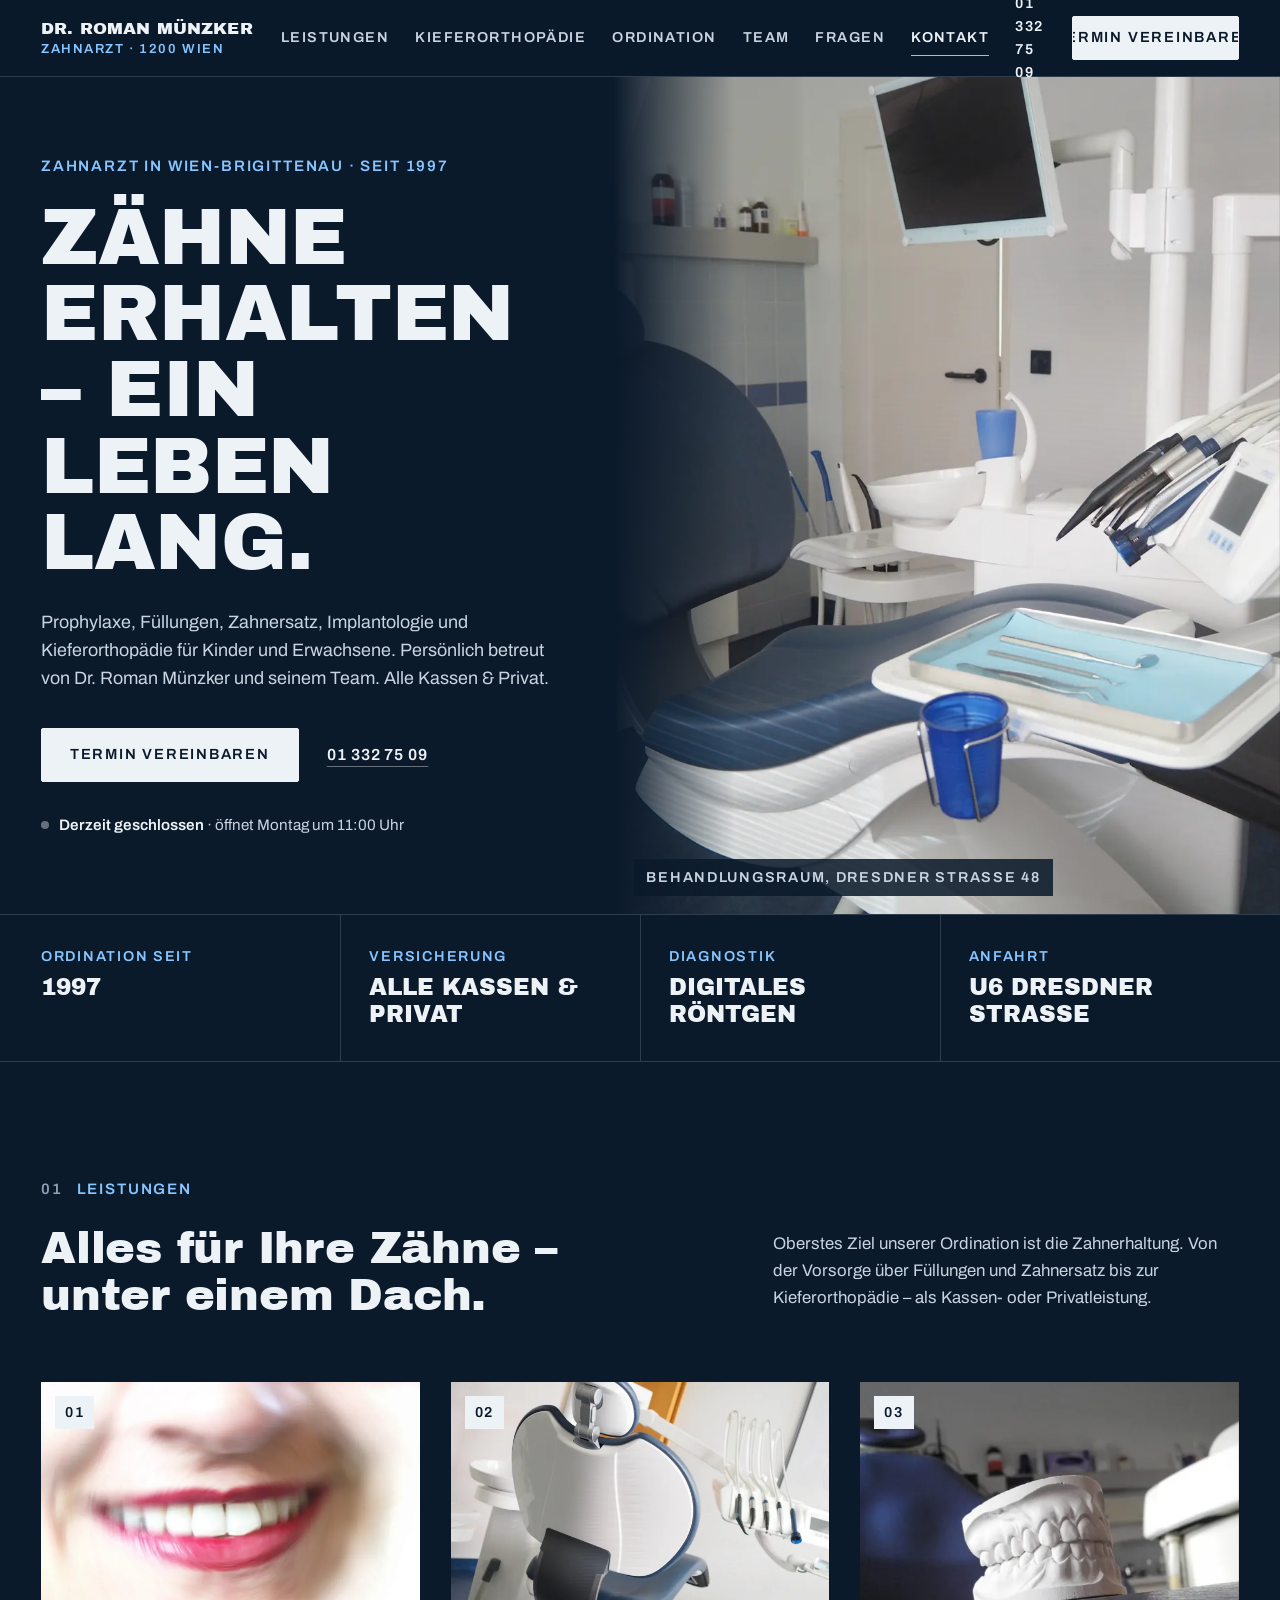
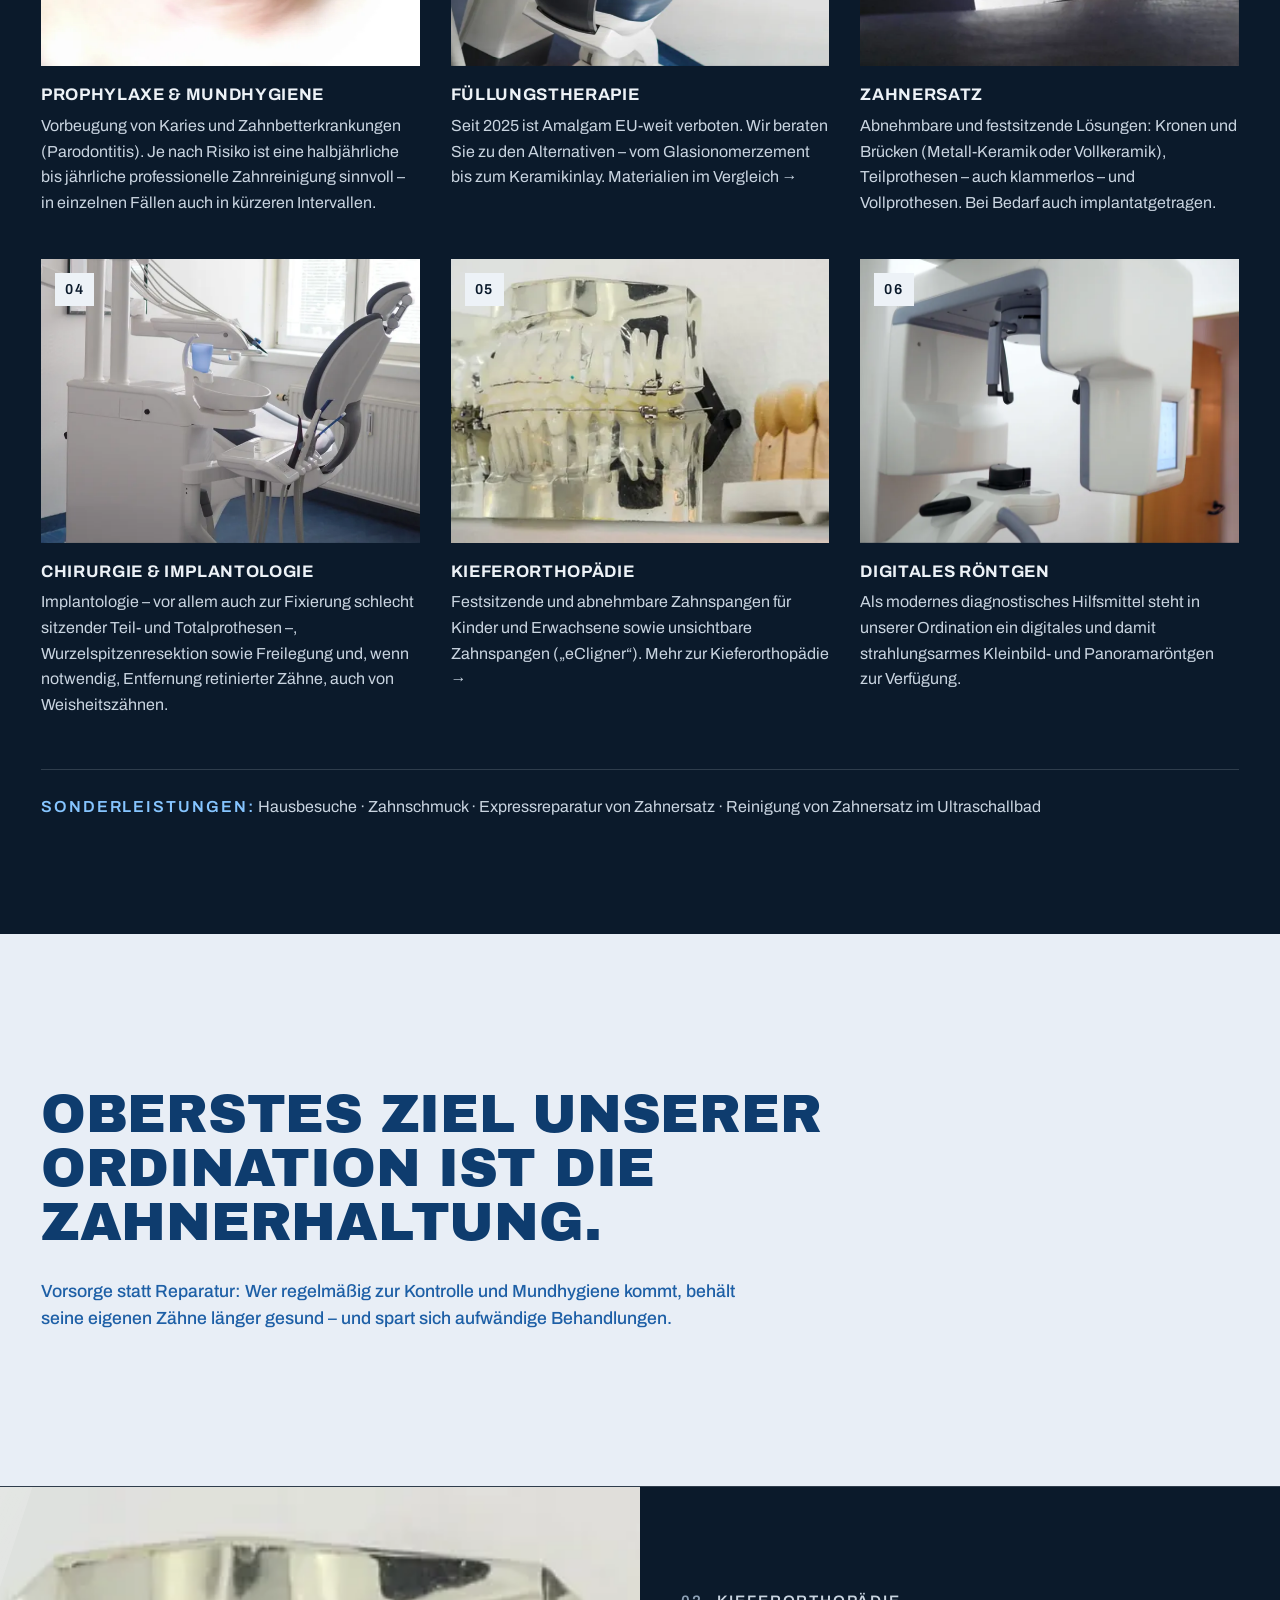
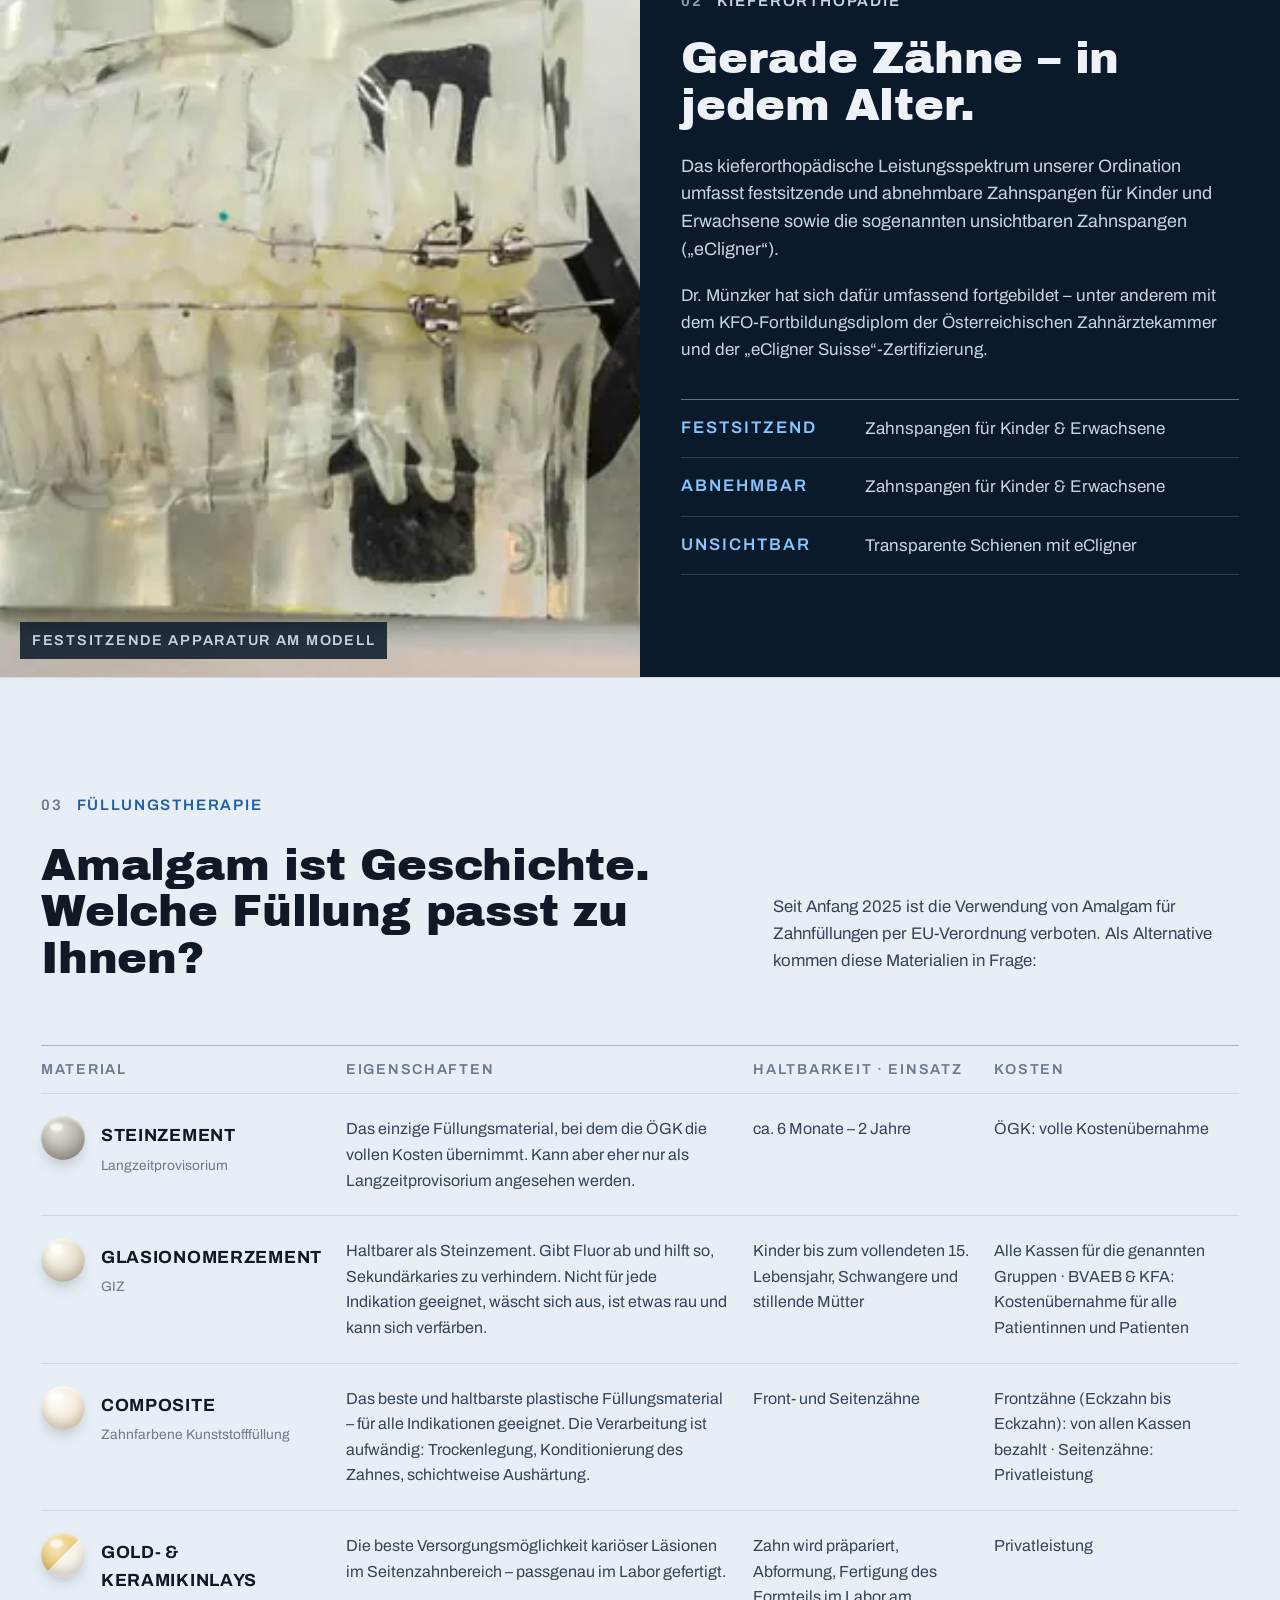
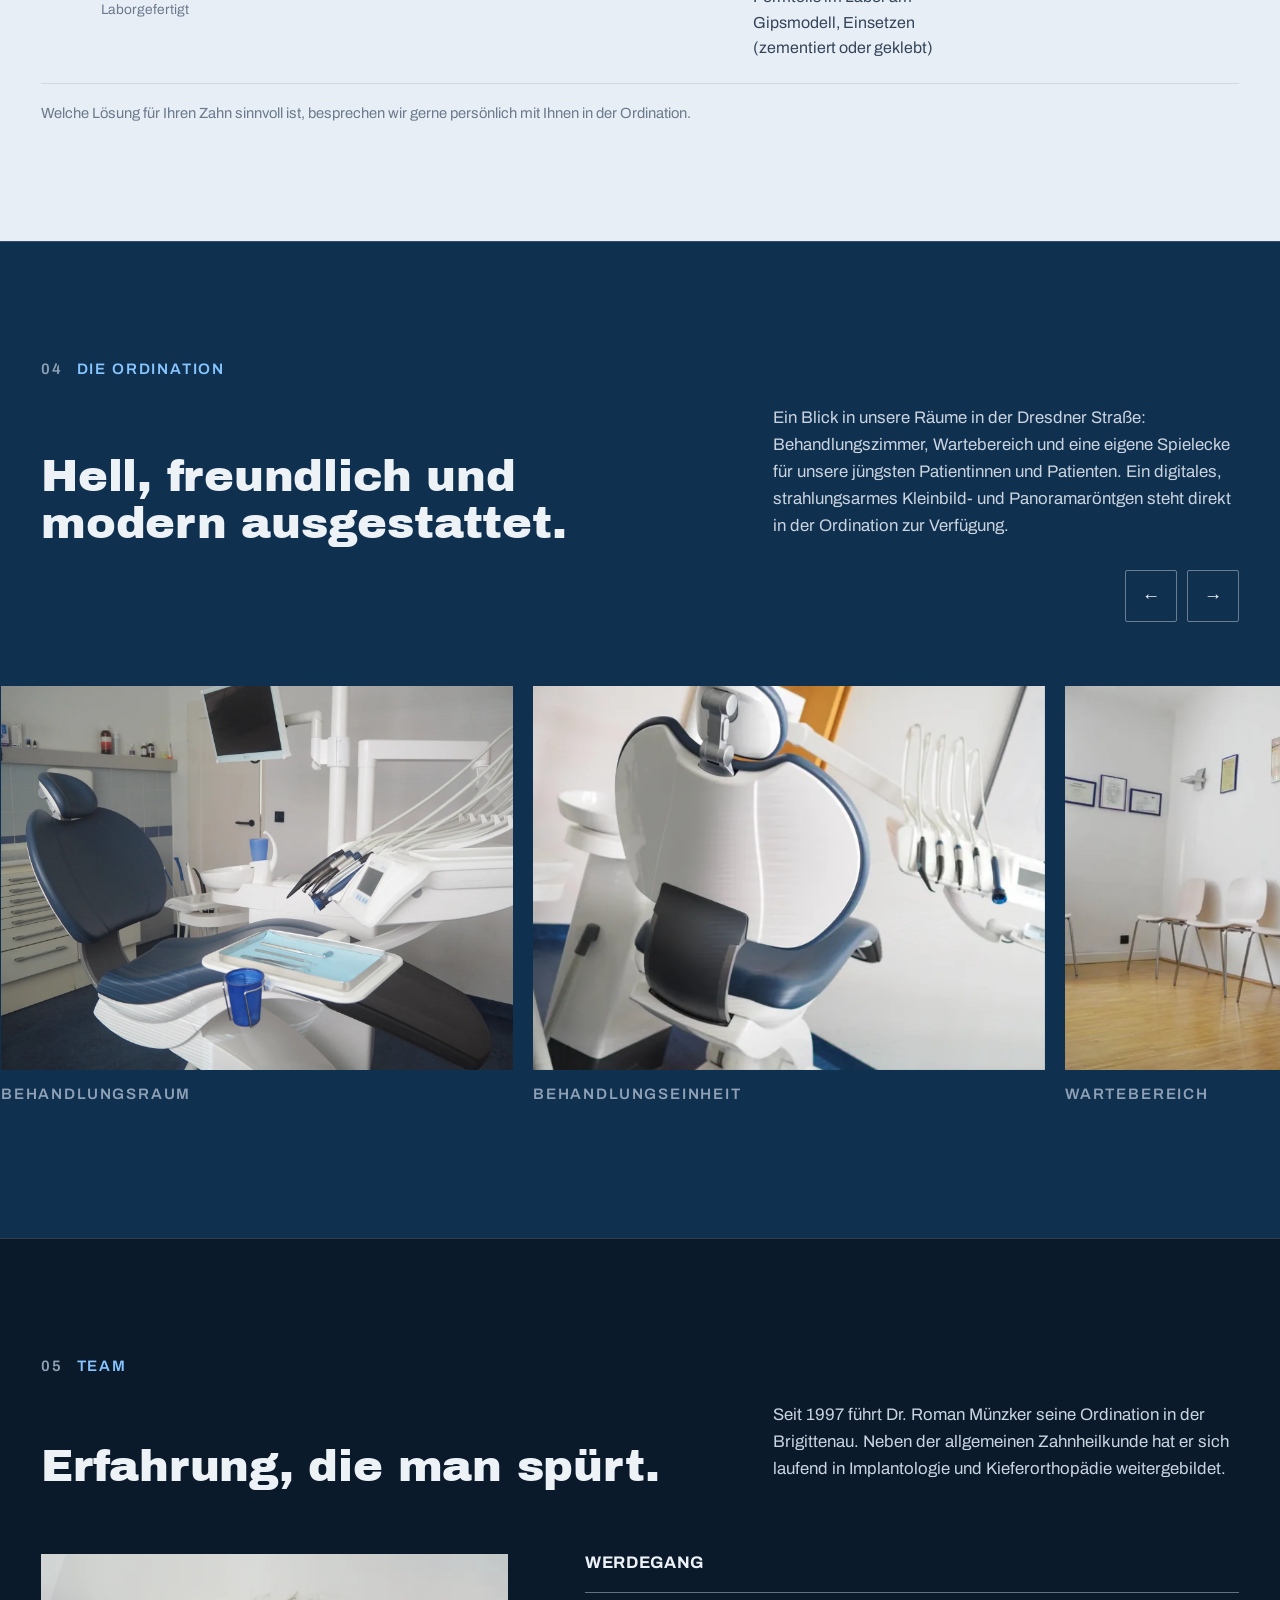
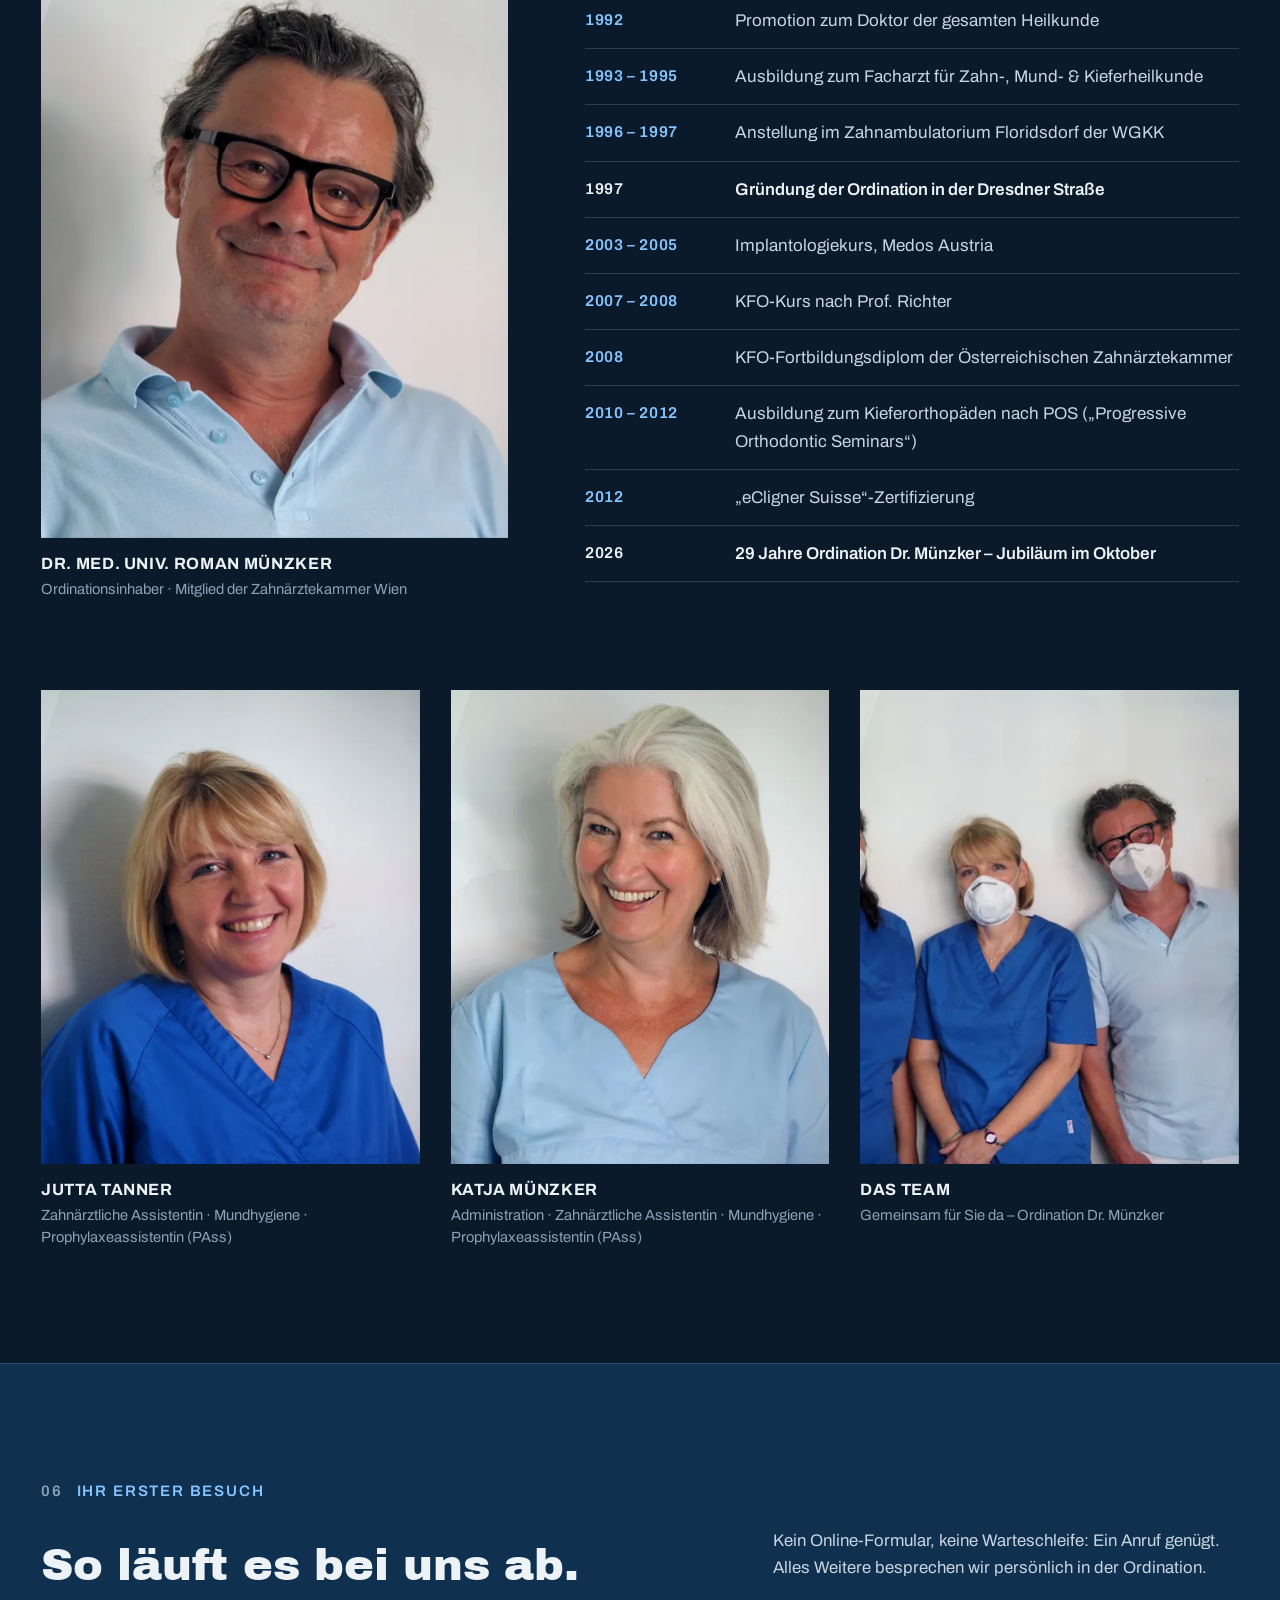
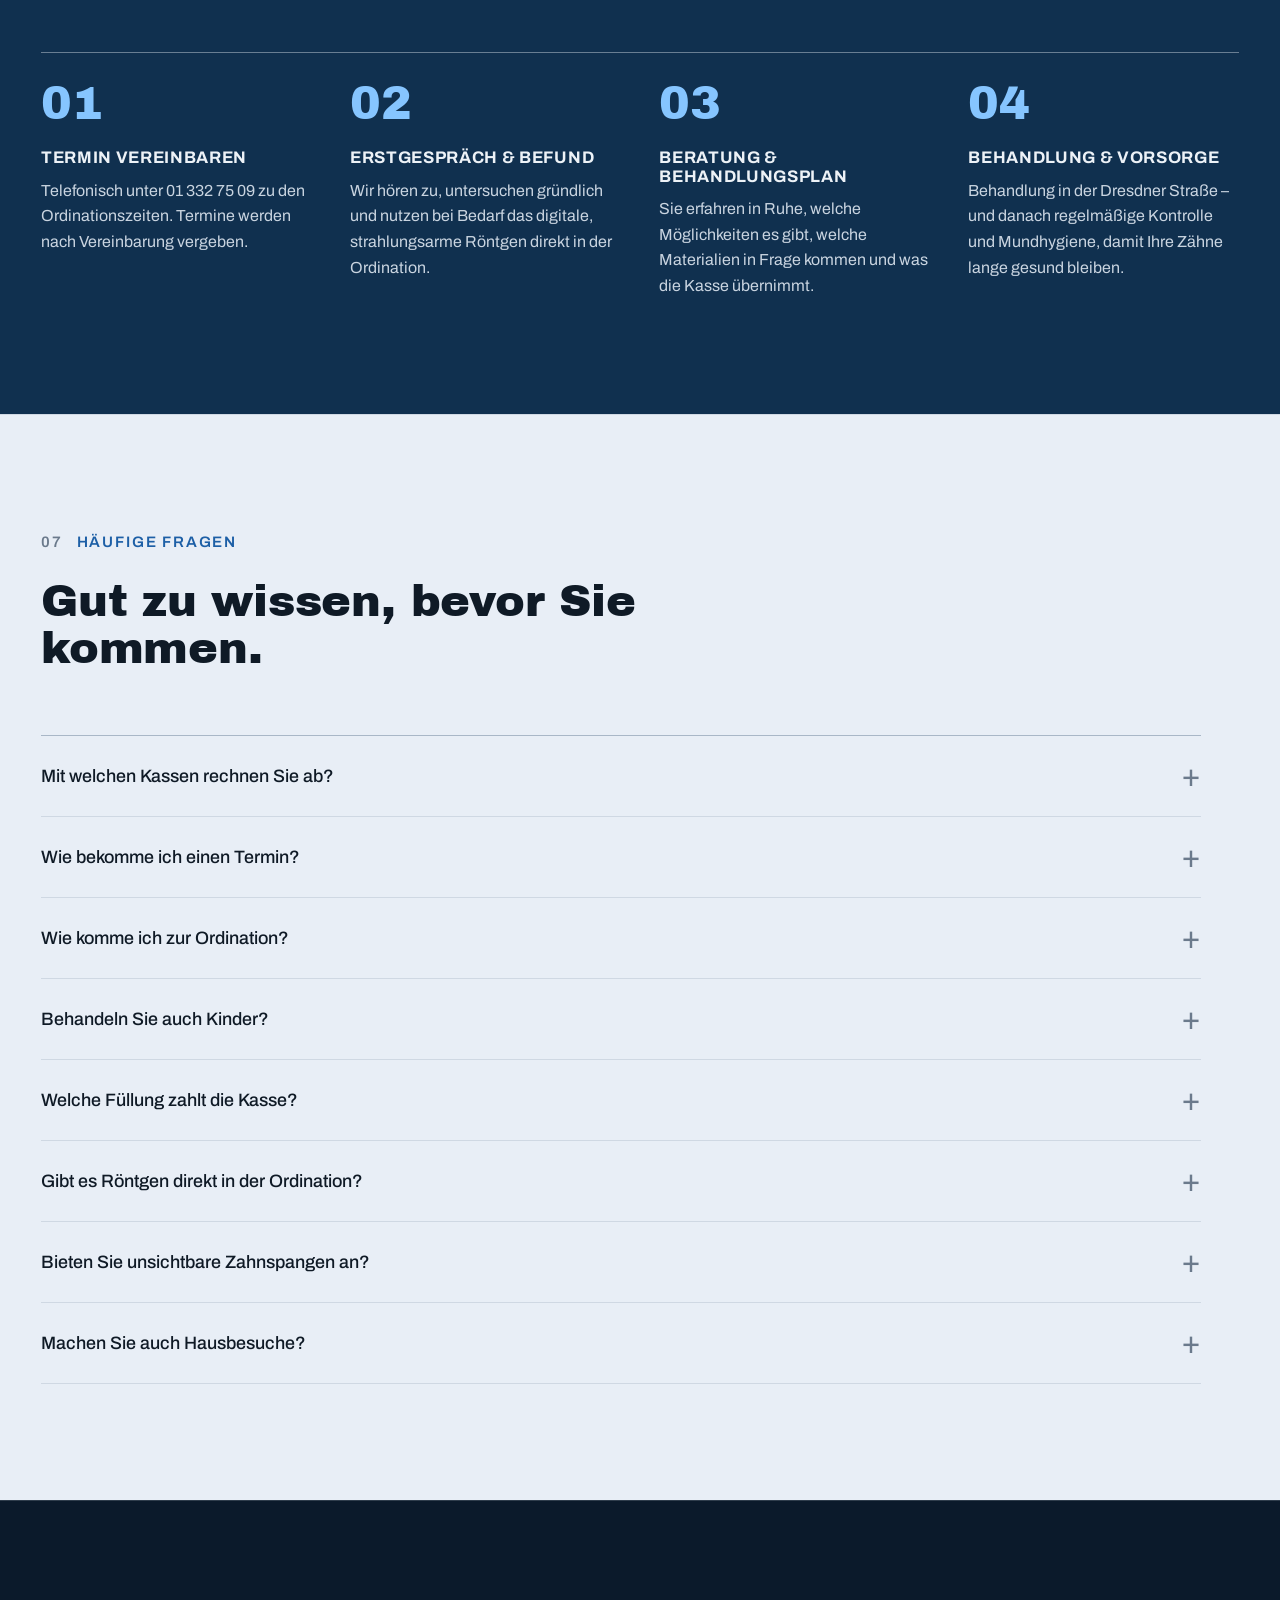
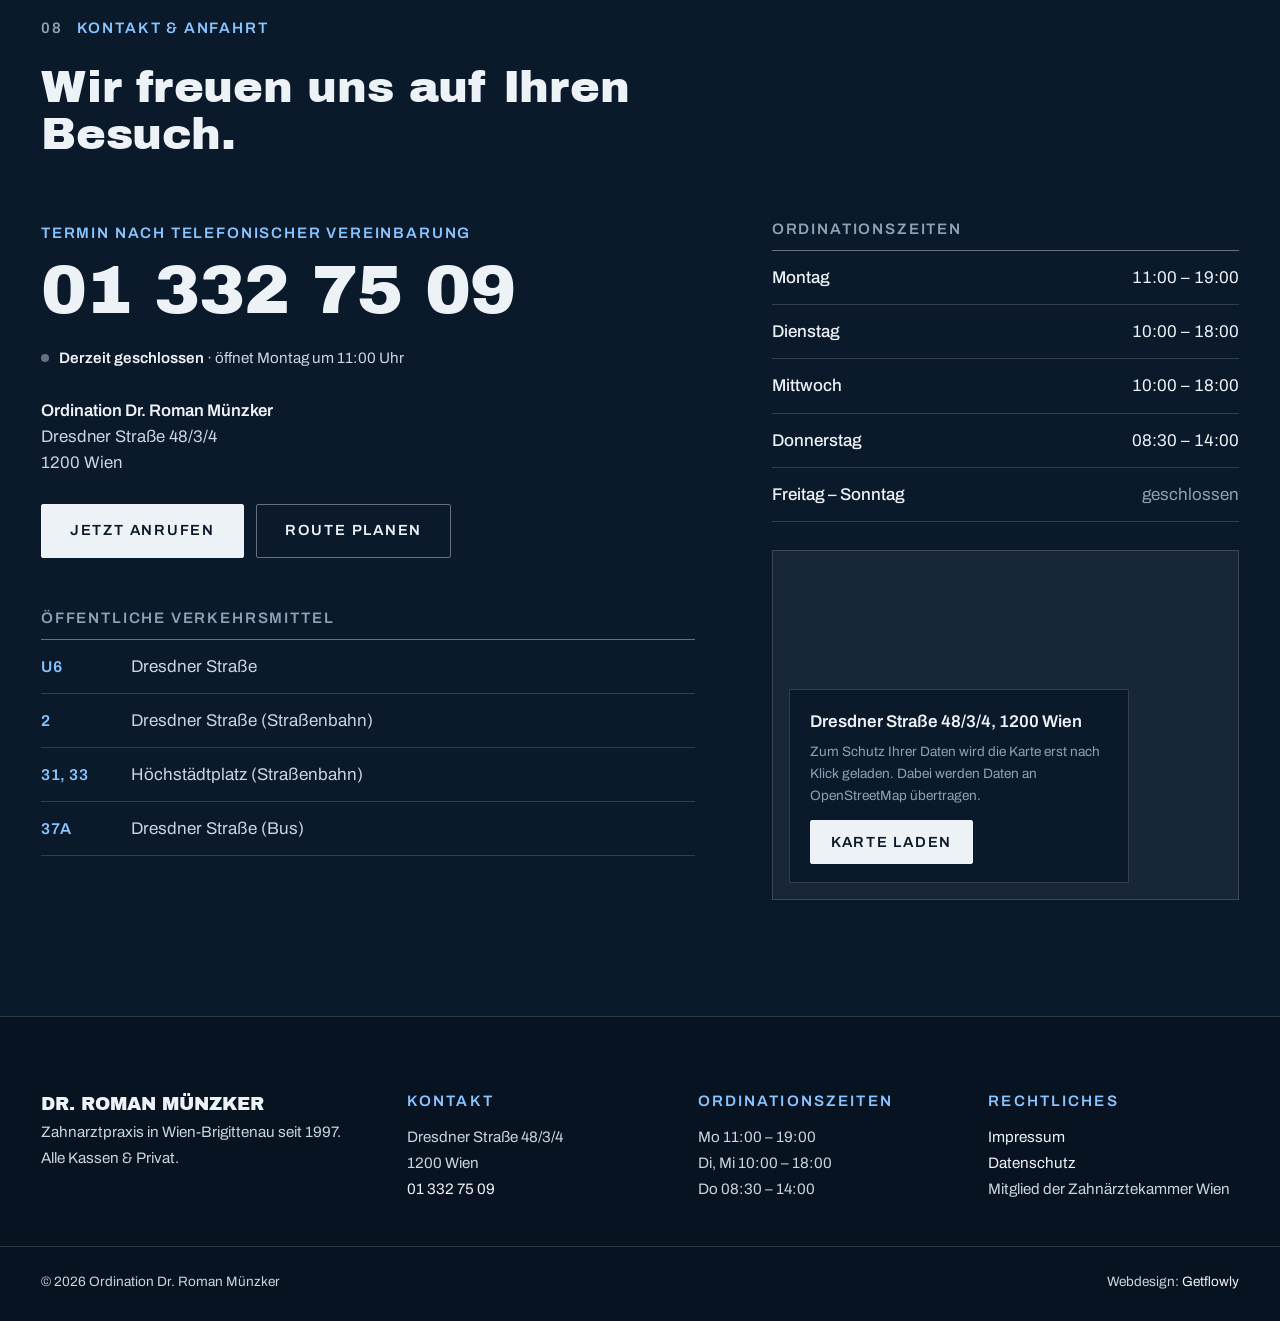
<file: v3.1/index.html>
<!doctype html>
<html lang="de-AT" class="no-js">
<head>
  <meta charset="utf-8">
  <meta name="viewport" content="width=device-width, initial-scale=1, viewport-fit=cover">
  <title>Zahnarzt Dr. Roman Münzker – Ordination in 1200 Wien · Alle Kassen · Entwurf v3.1 · Blau · Archivo</title>
  <meta name="description" content="Zahnarztpraxis Dr. Roman Münzker in Wien-Brigittenau seit 1997: Prophylaxe, Füllungen, Zahnersatz, Implantologie und Kieferorthopädie für Kinder und Erwachsene. Alle Kassen &amp; Privat. Tel. 01 332 75 09.">
  <meta name="robots" content="noindex, nofollow">
  <meta name="theme-color" content="#0b1a2b">
  <link rel="canonical" href="https://www.zahnarzt-muenzker.at/">
  <link rel="icon" href="../favicon.svg" type="image/svg+xml">
  <meta property="og:type" content="website">
  <meta property="og:locale" content="de_AT">
  <meta property="og:title" content="Zahnarzt Dr. Roman Münzker – 1200 Wien">
  <meta property="og:description" content="Ihre Zahnarztpraxis in der Brigittenau seit 1997. Alle Kassen &amp; Privat.">
  <meta property="og:image" content="../assets/img/behandlung-2-1600.webp">
  <link rel="preload" href="../v3/assets/fonts/archivo-black-latin-400-normal.woff2" as="font" type="font/woff2" crossorigin>
  <link rel="preload" href="../v3/assets/fonts/archivo-latin-wght-normal.woff2" as="font" type="font/woff2" crossorigin>
  <link rel="stylesheet" href="../v3/assets/css/base.css">
  <link rel="stylesheet" href="../v3/assets/css/theme-blau.css">
</head>
<body>
  <a class="skip-link" href="#main">Zum Inhalt springen</a>

  <header class="header" id="header">
    <div class="wrap header__row">
      <a class="brand" href="#top">
        <span class="brand__name">Dr. Roman Münzker</span>
        <span class="brand__sub">Zahnarzt · 1200 Wien</span>
      </a>
      <nav class="nav" id="nav" aria-label="Hauptnavigation">
        <a href="#leistungen">Leistungen</a>
        <a href="#kfo">Kieferorthopädie</a>
        <a href="#ordination">Ordination</a>
        <a href="#team">Team</a>
        <a href="#fragen">Fragen</a>
        <a href="#kontakt">Kontakt</a>
        <a class="nav__phone" href="tel:+4313327509">01 332 75 09</a>
      </nav>
      <a class="btn btn--sm header__cta" href="tel:+4313327509">Termin vereinbaren</a>
      <button class="menu-toggle" id="menu-toggle" aria-label="Menü öffnen" aria-expanded="false" aria-controls="nav"><span class="menu-toggle__open">Menü</span><span class="menu-toggle__close">Schließen</span></button>
    </div>
  </header>

  <main id="main">

    <section class="hero" id="top">
      <div class="hero__text">
        <div class="hero__inner">
          <p class="kicker">Zahnarzt in Wien-Brigittenau · seit 1997</p>
          <h1>Zähne erhalten – ein Leben lang.</h1>
          <p class="lead">Prophylaxe, Füllungen, Zahnersatz, Implantologie und Kieferorthopädie für Kinder und Erwachsene. Persönlich betreut von Dr.&nbsp;Roman Münzker und seinem Team. Alle Kassen &amp; Privat.</p>
          <div class="hero__actions">
            <a class="btn" href="tel:+4313327509">Termin vereinbaren</a>
            <a class="textlink" href="tel:+4313327509">01 332 75 09</a>
          </div>
          <p class="status" data-status><span class="status__dot" aria-hidden="true"></span><span data-status-text>Mo 11–19 · Di &amp; Mi 10–18 · Do 8:30–14 Uhr</span></p>
        </div>
      </div>
      <figure class="hero__photo">
        <div class="media media--hero"><img src="../assets/img/behandlung-2-1600.webp"
             srcset="../assets/img/behandlung-2-800.webp 800w, ../assets/img/behandlung-2-1600.webp 1600w, ../assets/img/behandlung-2-2200.webp 2200w"
             sizes="(max-width: 900px) 100vw, 54vw" alt="Behandlungsraum der Ordination mit moderner Behandlungseinheit" width="1600" height="1200" fetchpriority="high"></div>
        <figcaption>Behandlungsraum, Dresdner Straße 48</figcaption>
      </figure>
    </section>

    <div class="facts">
      <div class="wrap facts__grid">
        <div class="reveal"><small>Ordination seit</small><b>1997</b></div>
        <div class="reveal"><small>Versicherung</small><b>Alle Kassen &amp; Privat</b></div>
        <div class="reveal"><small>Diagnostik</small><b>Digitales Röntgen</b></div>
        <div class="reveal"><small>Anfahrt</small><b>U6 Dresdner Straße</b></div>
      </div>
    </div>

    <section class="section" id="leistungen" aria-labelledby="leistungen-title">
      <div class="wrap">
        <div class="reveal section__head">
          <p class="kicker"><span>01</span>Leistungen</p>
          <h2 id="leistungen-title">Alles für Ihre Zähne – unter einem Dach.</h2>
          <p class="section__intro">Oberstes Ziel unserer Ordination ist die Zahnerhaltung. Von der Vorsorge über Füllungen und Zahnersatz bis zur Kieferorthopädie – als Kassen- oder Privatleistung.</p>
        </div>
        <div class="cards">
          <article class="reveal card">
            <span class="card__num">01</span>
            <div class="media"><img src="../assets/img/laecheln-750.webp" alt="" width="750" height="563" loading="lazy"></div>
            <h3>Prophylaxe &amp; Mundhygiene</h3>
            <p>Vorbeugung von Karies und Zahnbetterkrankungen (Parodontitis). Je nach Risiko ist eine halbjährliche bis jährliche professionelle Zahnreinigung sinnvoll – in einzelnen Fällen auch in kürzeren Intervallen.</p>
          </article>
          <a class="reveal card card--link" href="#fuellungen">
            <span class="card__num">02</span>
            <div class="media"><img src="../assets/img/behandlung-1-700.webp" alt="" width="700" height="911" loading="lazy"></div>
            <h3>Füllungstherapie</h3>
            <p>Seit 2025 ist Amalgam EU-weit verboten. Wir beraten Sie zu den Alternativen – vom Glasionomerzement bis zum Keramikinlay. Materialien im Vergleich →</p>
          </a>
          <article class="reveal card">
            <span class="card__num">03</span>
            <div class="media"><img src="../assets/img/zahnmodell-800.webp" alt="" width="800" height="424" loading="lazy"></div>
            <h3>Zahnersatz</h3>
            <p>Abnehmbare und festsitzende Lösungen: Kronen und Brücken (Metall-Keramik oder Vollkeramik), Teilprothesen – auch klammerlos – und Vollprothesen. Bei Bedarf auch implantatgetragen.</p>
          </article>
          <article class="reveal card">
            <span class="card__num">04</span>
            <div class="media"><img src="../assets/img/behandlung-3-700.webp" alt="" width="700" height="933" loading="lazy"></div>
            <h3>Chirurgie &amp; Implantologie</h3>
            <p>Implantologie – vor allem auch zur Fixierung schlecht sitzender Teil- und Totalprothesen –, Wurzelspitzenresektion sowie Freilegung und, wenn notwendig, Entfernung retinierter Zähne, auch von Weisheitszähnen.</p>
          </article>
          <a class="reveal card card--link" href="#kfo">
            <span class="card__num">05</span>
            <div class="media"><img src="../assets/img/kieferorthopaedie-800.webp" alt="" width="800" height="353" loading="lazy"></div>
            <h3>Kieferorthopädie</h3>
            <p>Festsitzende und abnehmbare Zahnspangen für Kinder und Erwachsene sowie unsichtbare Zahnspangen („eCligner“). Mehr zur Kieferorthopädie →</p>
          </a>
          <article class="reveal card">
            <span class="card__num">06</span>
            <div class="media"><img src="../assets/img/panoramaroentgen-800.webp" alt="" width="800" height="624" loading="lazy"></div>
            <h3>Digitales Röntgen</h3>
            <p>Als modernes diagnostisches Hilfsmittel steht in unserer Ordination ein digitales und damit strahlungsarmes Kleinbild- und Panoramaröntgen zur Verfügung.</p>
          </article>
        </div>
        <p class="reveal extras"><b>Sonderleistungen:</b> Hausbesuche · Zahnschmuck · Expressreparatur von Zahnersatz · Reinigung von Zahnersatz im Ultraschallbad</p>
      </div>
    </section>

    <section class="statement" aria-label="Leitsatz">
      <div class="wrap">
        <p class="reveal">Oberstes Ziel unserer Ordination ist die Zahnerhaltung.<small>Vorsorge statt Reparatur: Wer regelmäßig zur Kontrolle und Mundhygiene kommt, behält seine eigenen Zähne länger gesund – und spart sich aufwändige Behandlungen.</small></p>
      </div>
    </section>

    <section class="section--rule" id="kfo" aria-labelledby="kfo-title">
      <div class="split">
        <figure class="split__photo">
          <div class="media"><img src="../assets/img/kieferorthopaedie-1024.webp" srcset="../assets/img/kieferorthopaedie-800.webp 800w, ../assets/img/kieferorthopaedie-1024.webp 1024w" sizes="(max-width: 900px) 100vw, 50vw" alt="Kieferorthopädische Modelle und transparente Zahnschienen" width="1024" height="452" loading="lazy"></div>
          <figcaption>Festsitzende Apparatur am Modell</figcaption>
        </figure>
        <div class="split__text">
          <div class="reveal split__inner">
            <p class="kicker"><span>02</span>Kieferorthopädie</p>
            <h2 id="kfo-title">Gerade Zähne – in jedem Alter.</h2>
            <p class="lead">Das kieferorthopädische Leistungsspektrum unserer Ordination umfasst festsitzende und abnehmbare Zahnspangen für Kinder und Erwachsene sowie die sogenannten unsichtbaren Zahnspangen („eCligner“).</p>
            <p>Dr. Münzker hat sich dafür umfassend fortgebildet – unter anderem mit dem KFO-Fortbildungsdiplom der Österreichischen Zahnärztekammer und der „eCligner Suisse“-Zertifizierung.</p>
            <dl class="deflist">
              <div><dt>Festsitzend</dt><dd>Zahnspangen für Kinder &amp; Erwachsene</dd></div>
              <div><dt>Abnehmbar</dt><dd>Zahnspangen für Kinder &amp; Erwachsene</dd></div>
              <div><dt>Unsichtbar</dt><dd>Transparente Schienen mit eCligner</dd></div>
            </dl>
          </div>
        </div>
      </div>
    </section>

    <section class="section section--rule section--paper" id="fuellungen" aria-labelledby="fuellungen-title">
      <div class="wrap">
        <div class="reveal section__head">
          <p class="kicker"><span>03</span>Füllungstherapie</p>
          <h2 id="fuellungen-title">Amalgam ist Geschichte. Welche Füllung passt zu Ihnen?</h2>
          <p class="section__intro">Seit Anfang 2025 ist die Verwendung von Amalgam für Zahnfüllungen per EU-Verordnung verboten. Als Alternative kommen diese Materialien in Frage:</p>
        </div>
        <table class="reveal table">
          <thead>
            <tr><th scope="col">Material</th><th scope="col">Eigenschaften</th><th scope="col">Haltbarkeit · Einsatz</th><th scope="col">Kosten</th></tr>
          </thead>
          <tbody>
            <tr>
              <th scope="row"><span class="matcell"><span class="swatch swatch--stein" aria-hidden="true"></span><span class="mat">Steinzement<small>Langzeitprovisorium</small></span></span></th>
              <td data-label="Eigenschaften">Das einzige Füllungsmaterial, bei dem die ÖGK die vollen Kosten übernimmt. Kann aber eher nur als Langzeitprovisorium angesehen werden.</td>
              <td data-label="Haltbarkeit · Einsatz">ca. 6 Monate – 2 Jahre</td>
              <td data-label="Kosten">ÖGK: volle Kostenübernahme</td>
            </tr>
            <tr>
              <th scope="row"><span class="matcell"><span class="swatch swatch--giz" aria-hidden="true"></span><span class="mat">Glasionomerzement<small>GIZ</small></span></span></th>
              <td data-label="Eigenschaften">Haltbarer als Steinzement. Gibt Fluor ab und hilft so, Sekundärkaries zu verhindern. Nicht für jede Indikation geeignet, wäscht sich aus, ist etwas rau und kann sich verfärben.</td>
              <td data-label="Haltbarkeit · Einsatz">Kinder bis zum vollendeten 15. Lebensjahr, Schwangere und stillende Mütter</td>
              <td data-label="Kosten">Alle Kassen für die genannten Gruppen · BVAEB &amp; KFA: Kostenübernahme für alle Patientinnen und Patienten</td>
            </tr>
            <tr>
              <th scope="row"><span class="matcell"><span class="swatch swatch--composite" aria-hidden="true"></span><span class="mat">Composite<small>Zahnfarbene Kunststofffüllung</small></span></span></th>
              <td data-label="Eigenschaften">Das beste und haltbarste plastische Füllungsmaterial – für alle Indikationen geeignet. Die Verarbeitung ist aufwändig: Trockenlegung, Konditionierung des Zahnes, schichtweise Aushärtung.</td>
              <td data-label="Haltbarkeit · Einsatz">Front- und Seitenzähne</td>
              <td data-label="Kosten">Frontzähne (Eckzahn bis Eckzahn): von allen Kassen bezahlt · Seitenzähne: Privatleistung</td>
            </tr>
            <tr>
              <th scope="row"><span class="matcell"><span class="swatch swatch--gold" aria-hidden="true"></span><span class="mat">Gold- &amp; Keramikinlays<small>Laborgefertigt</small></span></span></th>
              <td data-label="Eigenschaften">Die beste Versorgungsmöglichkeit kariöser Läsionen im Seitenzahnbereich – passgenau im Labor gefertigt.</td>
              <td data-label="Haltbarkeit · Einsatz">Zahn wird präpariert, Abformung, Fertigung des Formteils im Labor am Gipsmodell, Einsetzen (zementiert oder geklebt)</td>
              <td data-label="Kosten">Privatleistung</td>
            </tr>
          </tbody>
        </table>
        <p class="reveal footnote">Welche Lösung für Ihren Zahn sinnvoll ist, besprechen wir gerne persönlich mit Ihnen in der Ordination.</p>
      </div>
    </section>

    <section class="section section--rule section--surface" id="ordination" aria-labelledby="ordination-title">
      <div class="wrap">
        <div class="reveal section__head">
          <p class="kicker"><span>04</span>Die Ordination</p>
          <h2 id="ordination-title">Hell, freundlich und modern ausgestattet.</h2>
          <p class="section__intro">Ein Blick in unsere Räume in der Dresdner Straße: Behandlungszimmer, Wartebereich und eine eigene Spielecke für unsere jüngsten Patientinnen und Patienten. Ein digitales, strahlungsarmes Kleinbild- und Panoramaröntgen steht direkt in der Ordination zur Verfügung.</p>
          <div class="section__aside strip-nav" aria-label="Galerie blättern">
            <button class="strip-btn" type="button" data-strip="prev" aria-label="Zurück">←</button>
            <button class="strip-btn" type="button" data-strip="next" aria-label="Weiter">→</button>
          </div>
        </div>
      </div>
      <div class="strip" id="gallery" tabindex="0" aria-label="Bilder aus der Ordination – horizontal scrollen">
        <button class="reveal g" data-full="../assets/img/behandlung-2-2200.webp"><div class="media"><img src="../assets/img/behandlung-2-1600.webp" alt="Behandlungsraum mit Behandlungseinheit und Monitor" loading="lazy" width="1600" height="1200"></div><span class="cap">Behandlungsraum</span></button>
        <button class="reveal g" data-full="../assets/img/behandlung-1-1400.webp"><div class="media"><img src="../assets/img/behandlung-1-700.webp" alt="Behandlungsstuhl im Detail" loading="lazy" width="700" height="911"></div><span class="cap">Behandlungseinheit</span></button>
        <button class="reveal g" data-full="../assets/img/wartezimmer-1-1024.webp"><div class="media"><img src="../assets/img/wartezimmer-1-800.webp" alt="Heller Wartebereich mit Stühlen" loading="lazy" width="800" height="570"></div><span class="cap">Wartebereich</span></button>
        <button class="reveal g" data-full="../assets/img/kinderecke-2-1600.webp"><div class="media"><img src="../assets/img/kinderecke-2-800.webp" alt="Kinderbücher über Zähne auf dem Kindertisch" loading="lazy" width="800" height="600"></div><span class="cap">Kinderecke</span></button>
        <button class="reveal g" data-full="../assets/img/roentgenraum-1600.webp"><div class="media"><img src="../assets/img/roentgenraum-800.webp" alt="Eingang zum Röntgenraum" loading="lazy" width="800" height="600"></div><span class="cap">Röntgenraum</span></button>
        <button class="reveal g" data-full="../assets/img/behandlung-3-1400.webp"><div class="media"><img src="../assets/img/behandlung-3-700.webp" alt="Zweiter Behandlungsraum mit Fenster" loading="lazy" width="700" height="933"></div><span class="cap">Behandlungsraum 2</span></button>
        <button class="reveal g" data-full="../assets/img/panoramaroentgen-1600.webp"><div class="media"><img src="../assets/img/panoramaroentgen-800.webp" alt="Digitales Panoramaröntgengerät" loading="lazy" width="800" height="624"></div><span class="cap">Panoramaröntgen</span></button>
        <button class="reveal g" data-full="../assets/img/modell-1024.webp"><div class="media"><img src="../assets/img/modell-800.webp" alt="Gipsmodell eines Gebisses" loading="lazy" width="800" height="503"></div><span class="cap">Zahnmodell</span></button>
        <button class="reveal g" data-full="../assets/img/kinderecke-3-1600.webp"><div class="media"><img src="../assets/img/kinderecke-3-800.webp" alt="Kleine Spielsachen für Kinder" loading="lazy" width="800" height="600"></div><span class="cap">Für die Kleinen</span></button>
        <button class="reveal g" data-full="../assets/img/wartezimmer-2-1024.webp"><div class="media"><img src="../assets/img/wartezimmer-2-800.webp" alt="Wartebereich mit Bildschirm und Informationen" loading="lazy" width="800" height="610"></div><span class="cap">Wartebereich</span></button>
        <button class="reveal g" data-full="../assets/img/kinderecke-1-1024.webp"><div class="media"><img src="../assets/img/kinderecke-1-800.webp" alt="Spielecke mit Kindertisch und Spielzeug" loading="lazy" width="800" height="600"></div><span class="cap">Spielecke</span></button>
        <button class="reveal g" data-full="../assets/img/praxislabor-1600.webp"><div class="media"><img src="../assets/img/praxislabor-800.webp" alt="Technisches Gerät in der Ordination" loading="lazy" width="800" height="600"></div><span class="cap">Technik</span></button>
      </div>
    </section>

    <section class="section section--rule" id="team" aria-labelledby="team-title">
      <div class="wrap">
        <div class="reveal section__head">
          <p class="kicker"><span>05</span>Team</p>
          <h2 id="team-title">Erfahrung, die man spürt.</h2>
          <p class="section__intro">Seit 1997 führt Dr. Roman Münzker seine Ordination in der Brigittenau. Neben der allgemeinen Zahnheilkunde hat er sich laufend in Implantologie und Kieferorthopädie weitergebildet.</p>
        </div>
        <div class="doctor">
          <figure class="reveal portrait">
            <div class="media"><img src="../assets/img/dr-roman-muenzker-1200.webp" srcset="../assets/img/dr-roman-muenzker-600.webp 600w, ../assets/img/dr-roman-muenzker-1200.webp 1200w" sizes="(max-width: 900px) 100vw, 38vw" alt="Porträt Dr. med. univ. Roman Münzker" width="1200" height="1600" loading="lazy"></div>
            <figcaption><b>Dr. med. univ. Roman Münzker</b>Ordinationsinhaber · Mitglied der Zahnärztekammer Wien</figcaption>
          </figure>
          <div class="reveal cv">
            <h3>Werdegang</h3>
            <table class="cv__table">
              <tbody>
                <tr><th scope="row">1992</th><td>Promotion zum Doktor der gesamten Heilkunde</td></tr>
                <tr><th scope="row">1993 – 1995</th><td>Ausbildung zum Facharzt für Zahn-, Mund- &amp; Kieferheilkunde</td></tr>
                <tr><th scope="row">1996 – 1997</th><td>Anstellung im Zahnambulatorium Floridsdorf der WGKK</td></tr>
                <tr class="is-key"><th scope="row">1997</th><td>Gründung der Ordination in der Dresdner Straße</td></tr>
                <tr><th scope="row">2003 – 2005</th><td>Implantologiekurs, Medos Austria</td></tr>
                <tr><th scope="row">2007 – 2008</th><td>KFO-Kurs nach Prof. Richter</td></tr>
                <tr><th scope="row">2008</th><td>KFO-Fortbildungsdiplom der Österreichischen Zahnärztekammer</td></tr>
                <tr><th scope="row">2010 – 2012</th><td>Ausbildung zum Kieferorthopäden nach POS („Progressive Orthodontic Seminars“)</td></tr>
                <tr><th scope="row">2012</th><td>„eCligner Suisse“-Zertifizierung</td></tr>
                <tr class="is-key"><th scope="row">2026</th><td>29 Jahre Ordination Dr. Münzker – Jubiläum im Oktober</td></tr>
              </tbody>
            </table>
          </div>
        </div>
        <div class="team">
          <figure class="reveal portrait">
            <div class="media"><img src="../assets/img/jutta-tanner-600.webp" srcset="../assets/img/jutta-tanner-600.webp 600w, ../assets/img/jutta-tanner-1000.webp 1000w" sizes="(max-width: 600px) 100vw, 30vw" alt="Porträt Jutta Tanner" width="600" height="800" loading="lazy"></div>
            <figcaption><b>Jutta Tanner</b>Zahnärztliche Assistentin · Mundhygiene · Prophylaxeassistentin (PAss)</figcaption>
          </figure>
          <figure class="reveal portrait">
            <div class="media"><img src="../assets/img/katja-muenzker-600.webp" srcset="../assets/img/katja-muenzker-600.webp 600w, ../assets/img/katja-muenzker-1000.webp 1000w" sizes="(max-width: 600px) 100vw, 30vw" alt="Porträt Katja Münzker" width="600" height="800" loading="lazy"></div>
            <figcaption><b>Katja Münzker</b>Administration · Zahnärztliche Assistentin · Mundhygiene · Prophylaxeassistentin (PAss)</figcaption>
          </figure>
          <figure class="reveal portrait">
            <div class="media"><img src="../assets/img/team-gruppe-800.webp" srcset="../assets/img/team-gruppe-800.webp 800w, ../assets/img/team-gruppe-1600.webp 1600w" sizes="(max-width: 600px) 100vw, 30vw" alt="Das Team der Ordination Dr. Münzker" width="800" height="600" loading="lazy"></div>
            <figcaption><b>Das Team</b>Gemeinsam für Sie da – Ordination Dr. Münzker</figcaption>
          </figure>
        </div>
      </div>
    </section>

    <section class="section section--rule section--surface" id="ablauf" aria-labelledby="ablauf-title">
      <div class="wrap">
        <div class="reveal section__head">
          <p class="kicker"><span>06</span>Ihr erster Besuch</p>
          <h2 id="ablauf-title">So läuft es bei uns ab.</h2>
          <p class="section__intro">Kein Online-Formular, keine Warteschleife: Ein Anruf genügt. Alles Weitere besprechen wir persönlich in der Ordination.</p>
        </div>
        <ol class="steps" style="list-style:none;margin:0;padding:0">
          <li class="reveal step"><div class="step__num">01</div><h3>Termin vereinbaren</h3><p>Telefonisch unter 01 332 75 09 zu den Ordinationszeiten. Termine werden nach Vereinbarung vergeben.</p></li>
          <li class="reveal step"><div class="step__num">02</div><h3>Erstgespräch &amp; Befund</h3><p>Wir hören zu, untersuchen gründlich und nutzen bei Bedarf das digitale, strahlungsarme Röntgen direkt in der Ordination.</p></li>
          <li class="reveal step"><div class="step__num">03</div><h3>Beratung &amp; Behandlungsplan</h3><p>Sie erfahren in Ruhe, welche Möglichkeiten es gibt, welche Materialien in Frage kommen und was die Kasse übernimmt.</p></li>
          <li class="reveal step"><div class="step__num">04</div><h3>Behandlung &amp; Vorsorge</h3><p>Behandlung in der Dresdner Straße – und danach regelmäßige Kontrolle und Mundhygiene, damit Ihre Zähne lange gesund bleiben.</p></li>
        </ol>
      </div>
    </section>

    <section class="section section--rule section--paper" id="fragen" aria-labelledby="fragen-title">
      <div class="wrap">
        <div class="reveal section__head">
          <p class="kicker"><span>07</span>Häufige Fragen</p>
          <h2 id="fragen-title">Gut zu wissen, bevor Sie kommen.</h2>
        </div>
        <div class="reveal faq">
          <details>
            <summary>Mit welchen Kassen rechnen Sie ab?</summary>
            <div class="faq__body"><p>Mit allen Kassen. Privatleistungen sind ebenfalls möglich – welche Leistung Kassen- und welche Privatleistung ist, besprechen wir vorab mit Ihnen.</p></div>
          </details>
          <details>
            <summary>Wie bekomme ich einen Termin?</summary>
            <div class="faq__body"><p>Telefonisch unter <a href="tel:+4313327509">01 332 75 09</a> – Montag 11–19 Uhr, Dienstag und Mittwoch 10–18 Uhr, Donnerstag 8:30–14 Uhr. Termine nach Vereinbarung.</p></div>
          </details>
          <details>
            <summary>Wie komme ich zur Ordination?</summary>
            <div class="faq__body"><p>Dresdner Straße 48/3/4, 1200 Wien. Mit der U6 bis Dresdner Straße, mit der Straßenbahn 2 (Dresdner Straße) oder 31 und 33 (Höchstädtplatz), mit dem Bus 37A (Dresdner Straße).</p></div>
          </details>
          <details>
            <summary>Behandeln Sie auch Kinder?</summary>
            <div class="faq__body"><p>Ja. Kinder bis zum vollendeten 15. Lebensjahr erhalten Glasionomerzement-Füllungen als Kassenleistung, kieferorthopädische Behandlungen bieten wir für Kinder und Erwachsene an – und im Wartebereich gibt es eine eigene Spielecke.</p></div>
          </details>
          <details>
            <summary>Welche Füllung zahlt die Kasse?</summary>
            <div class="faq__body"><p>Steinzement übernimmt die ÖGK zur Gänze. Glasionomerzement zahlen alle Kassen für Kinder bis 15, Schwangere und stillende Mütter (BVAEB und KFA für alle). Zahnfarbenes Composite wird im Frontzahnbereich von allen Kassen bezahlt, im Seitenzahnbereich ist es eine Privatleistung. <a href="#fuellungen">Materialien im Vergleich</a></p></div>
          </details>
          <details>
            <summary>Gibt es Röntgen direkt in der Ordination?</summary>
            <div class="faq__body"><p>Ja. Ein digitales und damit strahlungsarmes Kleinbild- und Panoramaröntgen steht in der Ordination zur Verfügung – ohne zusätzlichen Weg zu einem Institut.</p></div>
          </details>
          <details>
            <summary>Bieten Sie unsichtbare Zahnspangen an?</summary>
            <div class="faq__body"><p>Ja, transparente Schienen mit eCligner. Dr. Münzker ist „eCligner Suisse“-zertifiziert und hat das KFO-Fortbildungsdiplom der Österreichischen Zahnärztekammer.</p></div>
          </details>
          <details>
            <summary>Machen Sie auch Hausbesuche?</summary>
            <div class="faq__body"><p>Ja, Hausbesuche gehören zu unseren Sonderleistungen – ebenso Expressreparaturen von Zahnersatz und die Reinigung von Zahnersatz im Ultraschallbad.</p></div>
          </details>
        </div>
      </div>
    </section>

    <section class="section section--rule" id="kontakt" aria-labelledby="kontakt-title">
      <div class="wrap">
        <div class="reveal section__head">
          <p class="kicker"><span>08</span>Kontakt &amp; Anfahrt</p>
          <h2 id="kontakt-title">Wir freuen uns auf Ihren Besuch.</h2>
        </div>
        <div class="contact">
          <div class="reveal contact__main">
            <p class="contact__label">Termin nach telefonischer Vereinbarung</p>
            <a class="phone" href="tel:+4313327509">01 332 75 09</a>
            <p class="status" data-status><span class="status__dot" aria-hidden="true"></span><span data-status-text>Mo 11–19 · Di &amp; Mi 10–18 · Do 8:30–14 Uhr</span></p>
            <address class="contact__addr">
              <b>Ordination Dr. Roman Münzker</b><br>
              Dresdner Straße 48/3/4<br>
              1200 Wien
            </address>
            <div class="contact__actions">
              <a class="btn" href="tel:+4313327509">Jetzt anrufen</a>
              <a class="btn btn--line" href="https://www.google.com/maps/dir/?api=1&amp;destination=Dresdner+Stra%C3%9Fe+48%2C+1200+Wien" target="_blank" rel="noopener">Route planen</a>
            </div>
            <h3 class="contact__h">Öffentliche Verkehrsmittel</h3>
            <table class="transit">
              <tbody>
                <tr><th scope="row">U6</th><td>Dresdner Straße</td></tr>
                <tr><th scope="row">2</th><td>Dresdner Straße (Straßenbahn)</td></tr>
                <tr><th scope="row">31, 33</th><td>Höchstädtplatz (Straßenbahn)</td></tr>
                <tr><th scope="row">37A</th><td>Dresdner Straße (Bus)</td></tr>
              </tbody>
            </table>
          </div>
          <div class="reveal contact__side">
            <h3 class="contact__h">Ordinationszeiten</h3>
            <table class="hours">
              <caption class="sr-only">Ordinationszeiten</caption>
              <tbody>
                <tr data-day="1"><th scope="row">Montag</th><td>11:00 – 19:00</td></tr>
                <tr data-day="2"><th scope="row">Dienstag</th><td>10:00 – 18:00</td></tr>
                <tr data-day="3"><th scope="row">Mittwoch</th><td>10:00 – 18:00</td></tr>
                <tr data-day="4"><th scope="row">Donnerstag</th><td>08:30 – 14:00</td></tr>
                <tr data-day="5,6,0" class="is-closed"><th scope="row">Freitag – Sonntag</th><td>geschlossen</td></tr>
              </tbody>
            </table>
            <div class="map" id="map">
              <div class="map__panel">
                <b>Dresdner Straße 48/3/4, 1200 Wien</b>
                <p>Zum Schutz Ihrer Daten wird die Karte erst nach Klick geladen. Dabei werden Daten an OpenStreetMap übertragen.</p>
                <button class="btn btn--sm" id="map-load" type="button">Karte laden</button>
              </div>
            </div>
          </div>
        </div>
      </div>
    </section>
  </main>

  <footer class="footer">
    <div class="wrap footer__grid">
      <div>
        <p class="footer__brand">Dr. Roman Münzker</p>
        <p>Zahnarztpraxis in Wien-Brigittenau seit 1997.<br>Alle Kassen &amp; Privat.</p>
      </div>
      <div>
        <h4>Kontakt</h4>
        <address>Dresdner Straße 48/3/4<br>1200 Wien<br><a href="tel:+4313327509">01 332 75 09</a></address>
      </div>
      <div>
        <h4>Ordinationszeiten</h4>
        <p>Mo 11:00 – 19:00<br>Di, Mi 10:00 – 18:00<br>Do 08:30 – 14:00</p>
      </div>
      <div>
        <h4>Rechtliches</h4>
        <p><a href="../impressum.html">Impressum</a><br><a href="../impressum.html#datenschutz">Datenschutz</a><br>Mitglied der Zahnärztekammer Wien</p>
      </div>
    </div>
    <div class="wrap footer__bottom">
      <span>© <span data-year>2026</span> Ordination Dr. Roman Münzker</span>
      <span>Webdesign: <a href="https://getflowly.at" target="_blank" rel="noopener">Getflowly</a></span>
    </div>
  </footer>

  <nav class="callbar" id="callbar" aria-label="Schnellkontakt">
    <a href="tel:+4313327509">Anrufen</a>
    <a href="https://www.google.com/maps/dir/?api=1&amp;destination=Dresdner+Stra%C3%9Fe+48%2C+1200+Wien" target="_blank" rel="noopener">Route</a>
  </nav>

  <div class="lightbox" id="lightbox" role="dialog" aria-modal="true" aria-label="Bildergalerie" hidden>
    <button class="lb-btn lb-close" type="button" aria-label="Schließen">Schließen</button>
    <button class="lb-btn lb-prev" type="button" aria-label="Vorheriges Bild">←</button>
    <button class="lb-btn lb-next" type="button" aria-label="Nächstes Bild">→</button>
    <div class="lightbox__stage"><img alt=""></div>
    <div class="lightbox__bar"><span data-lb-cap></span><span data-lb-count></span></div>
  </div>

  <script src="../v3/assets/js/main.js" defer></script>
</body>
</html>
</file>
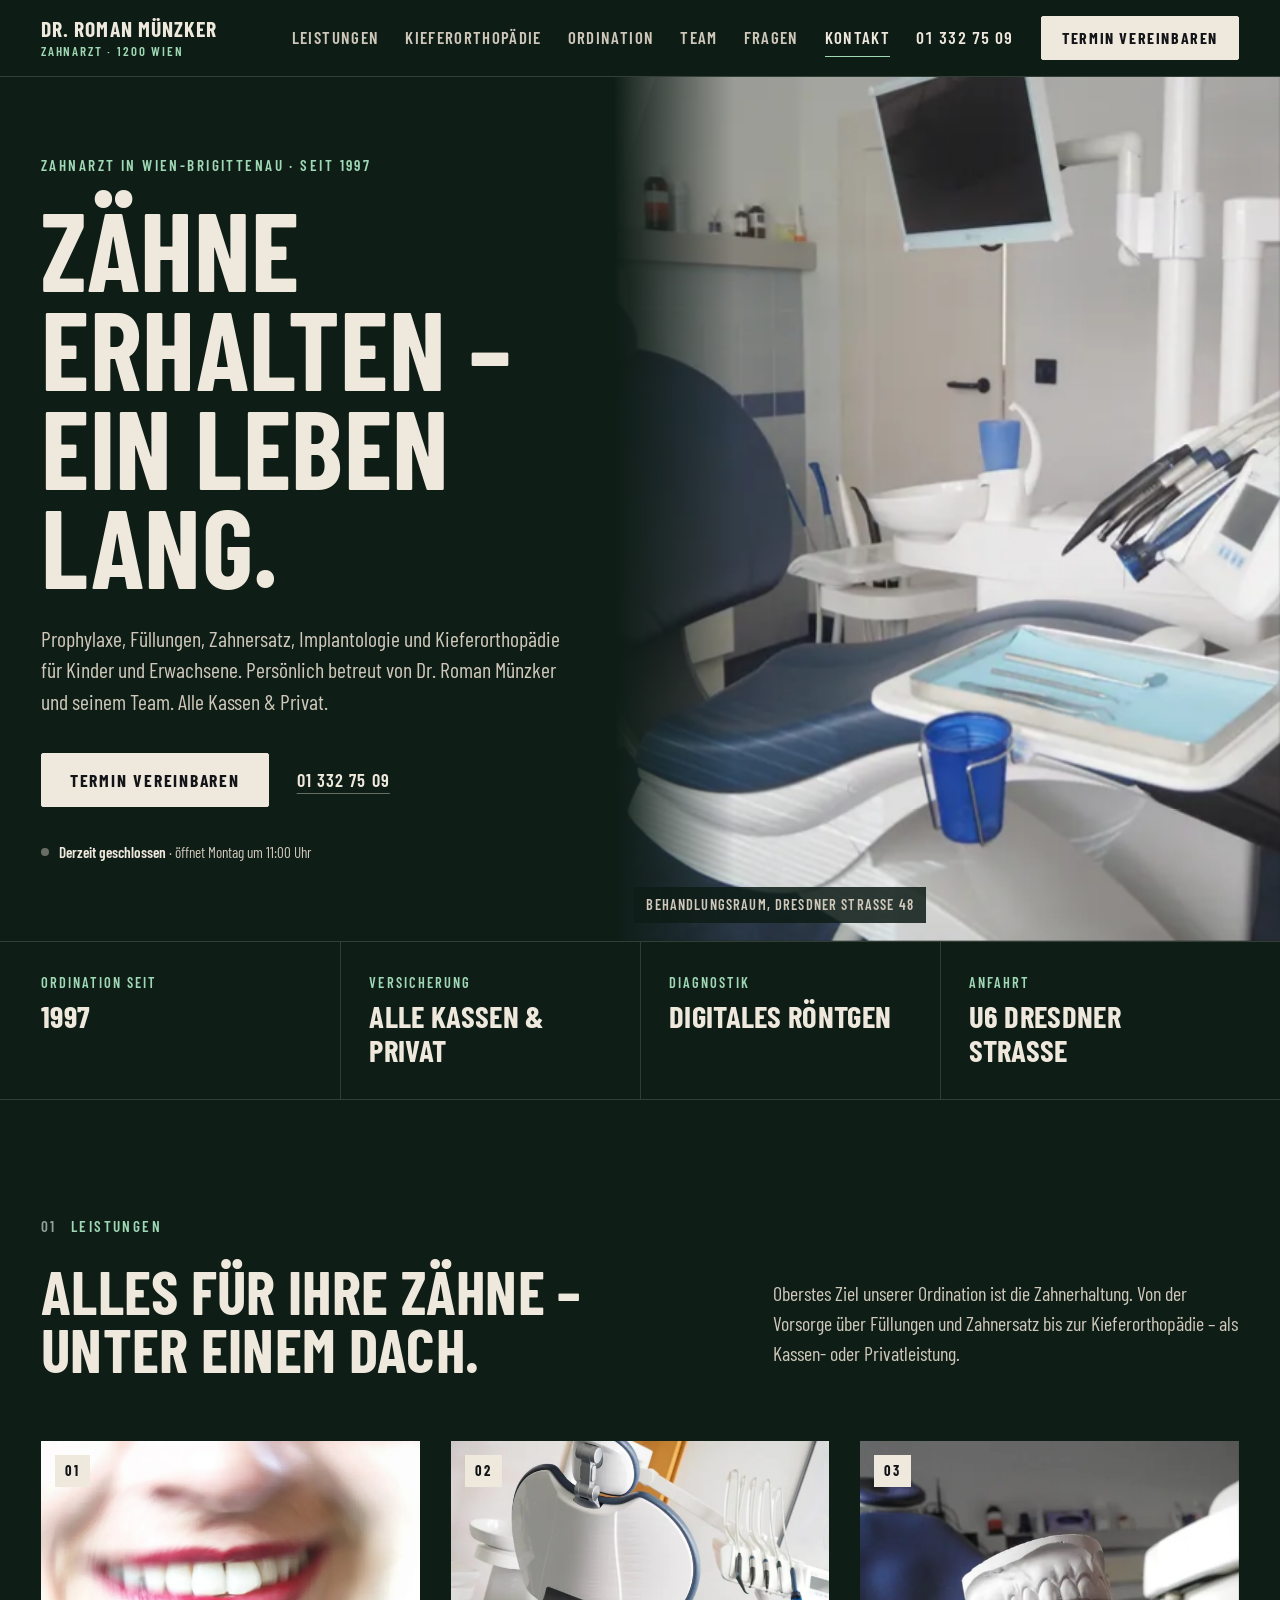
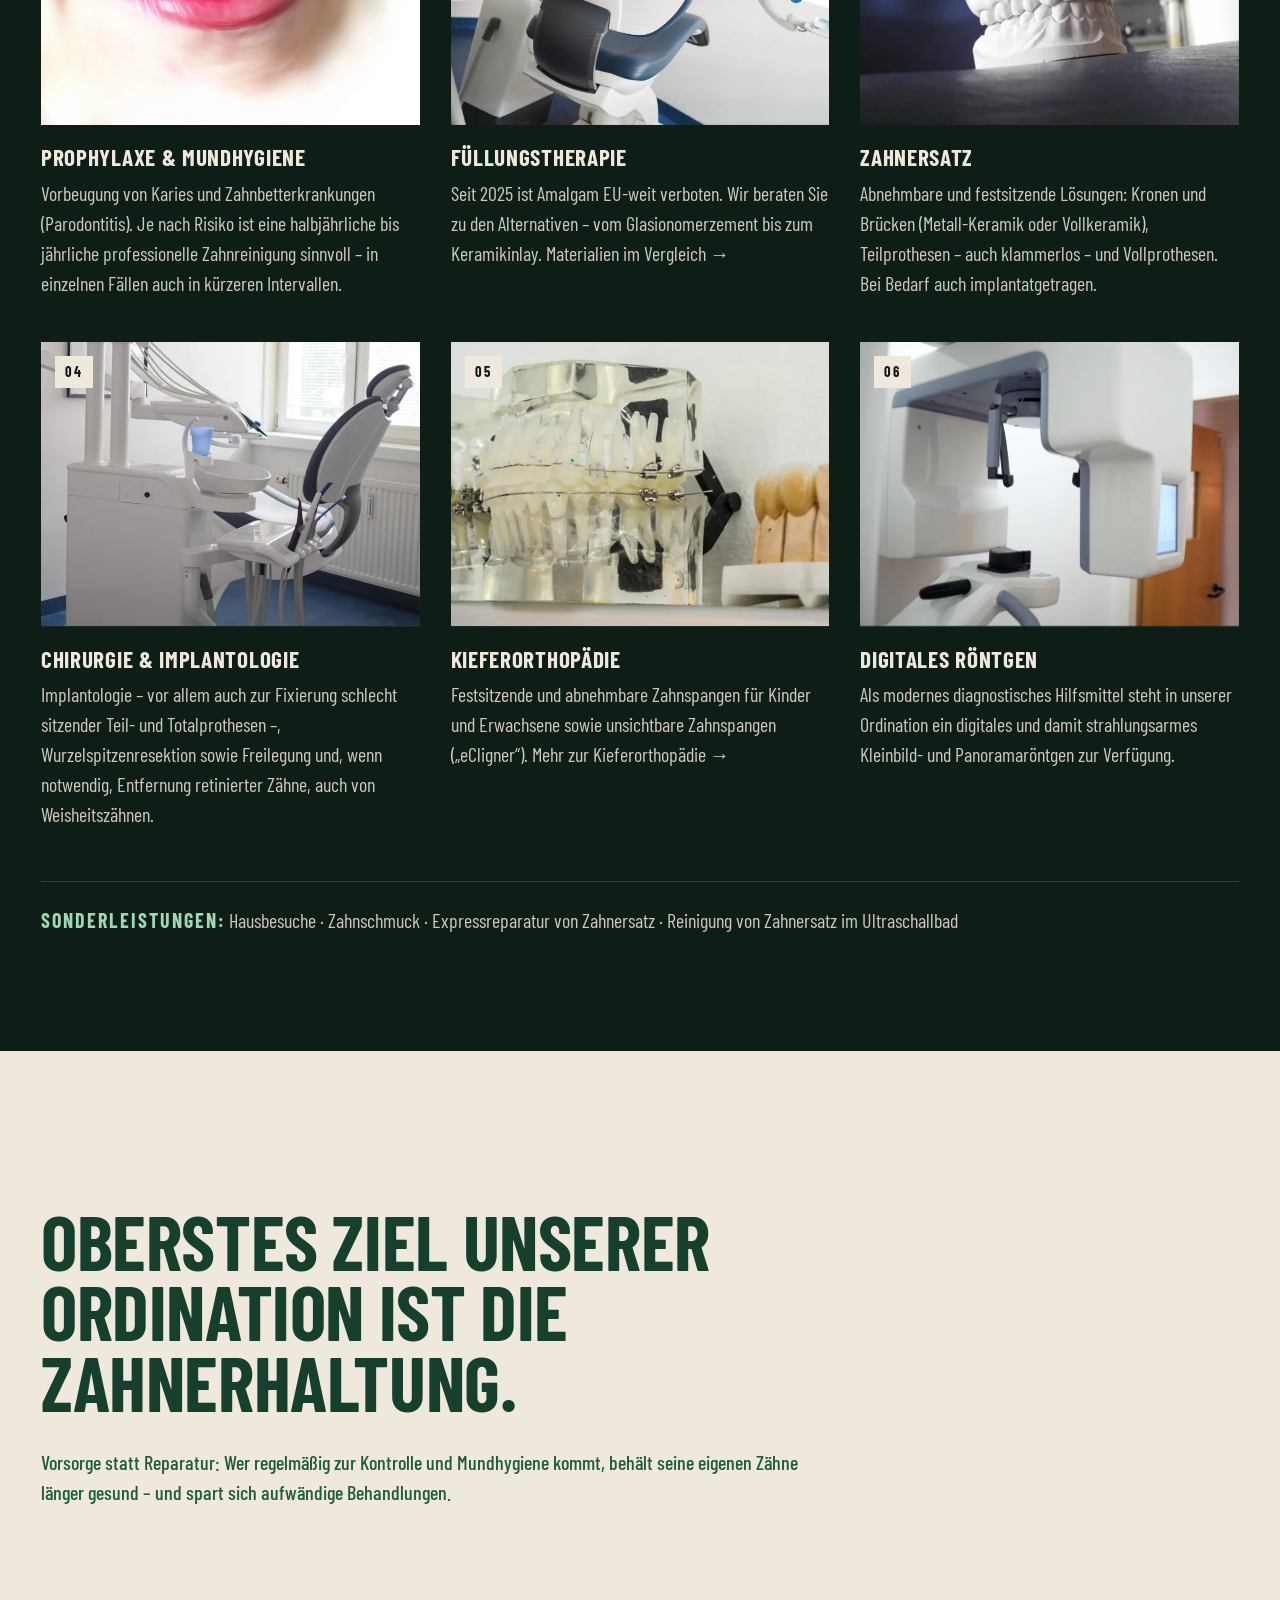
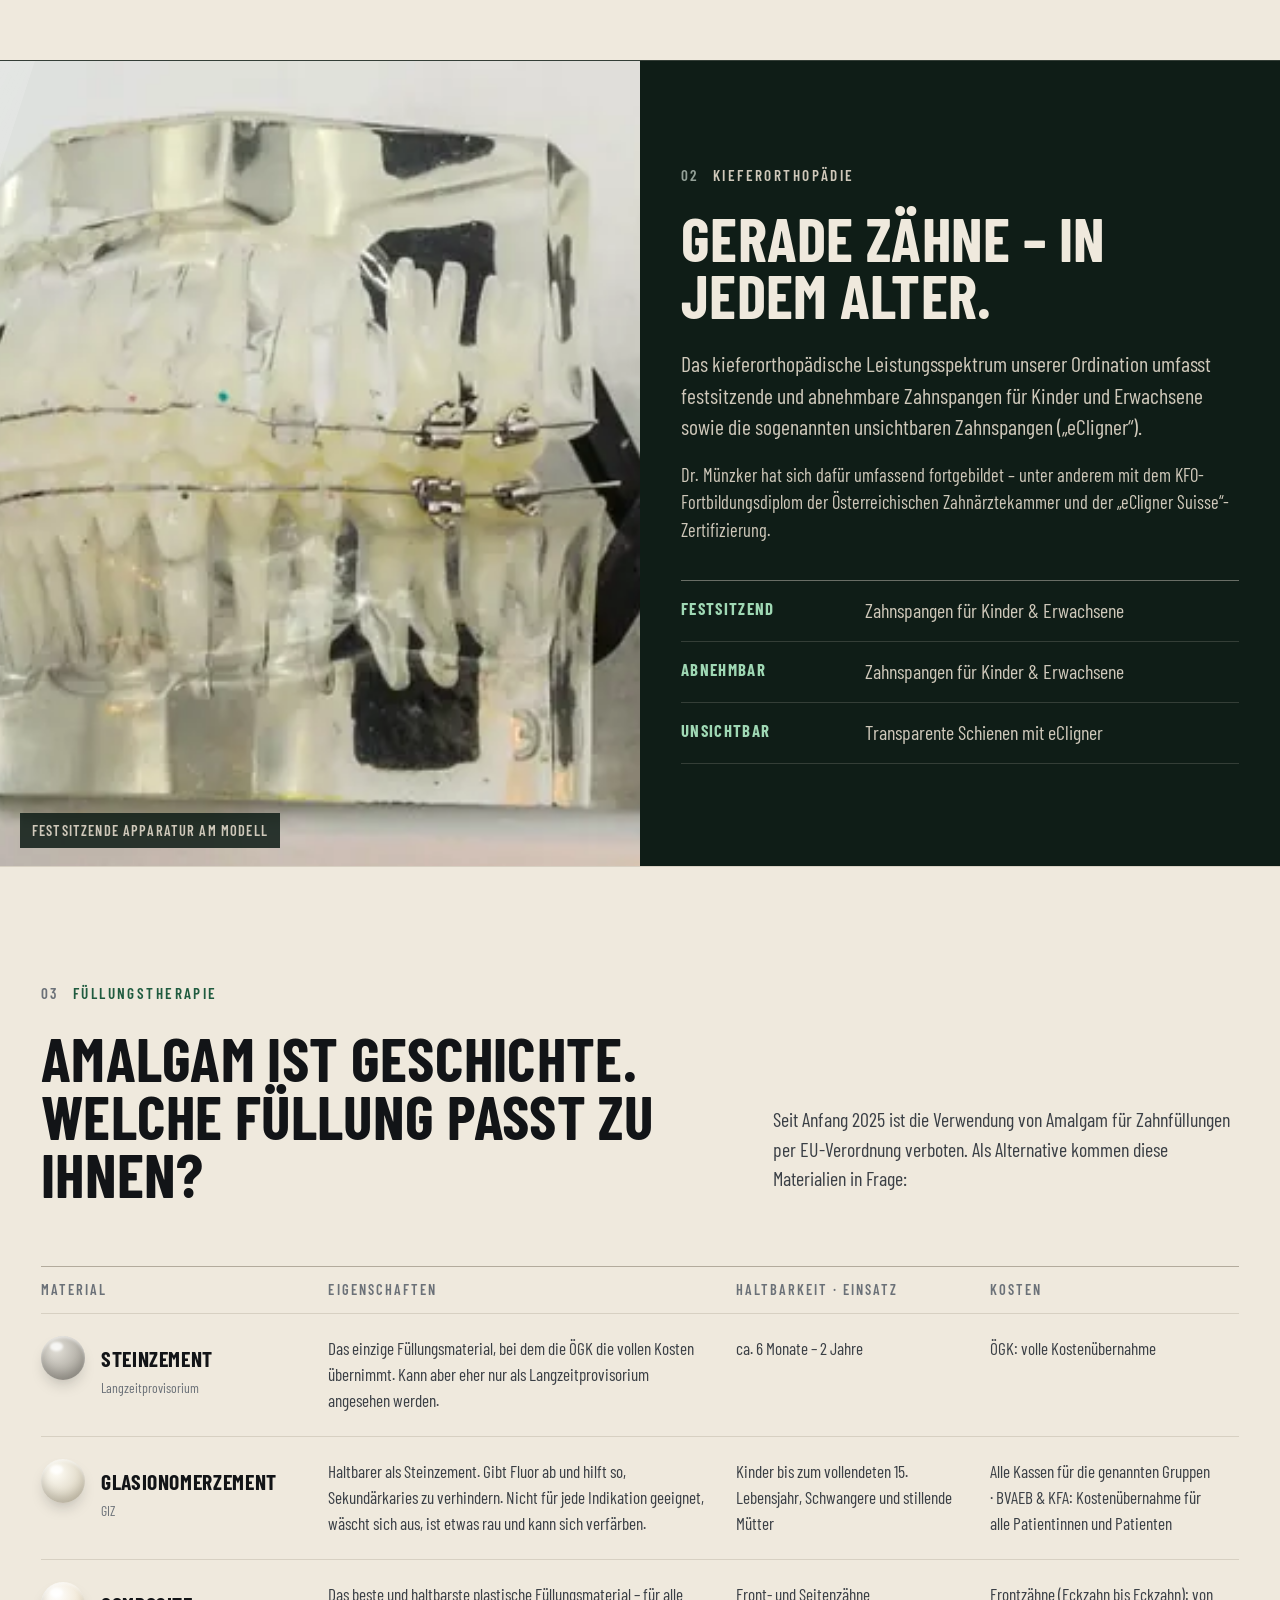
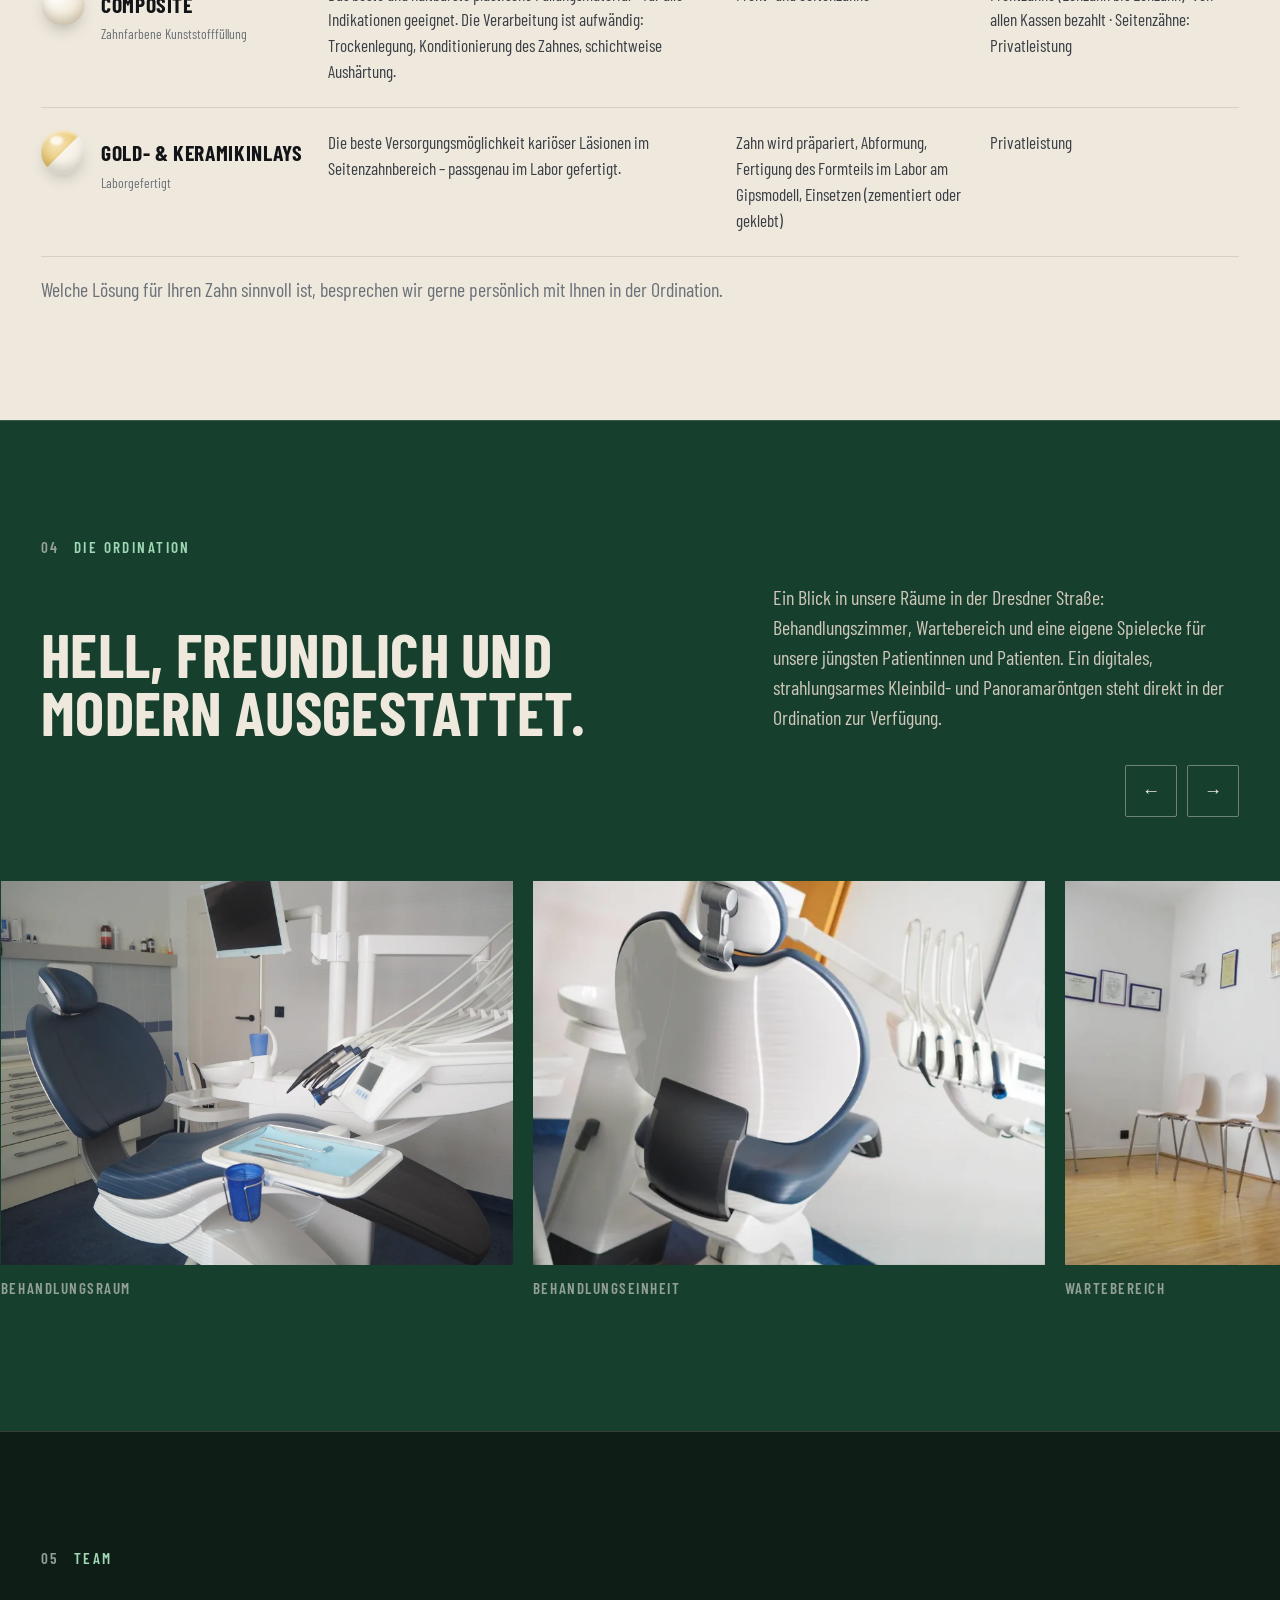
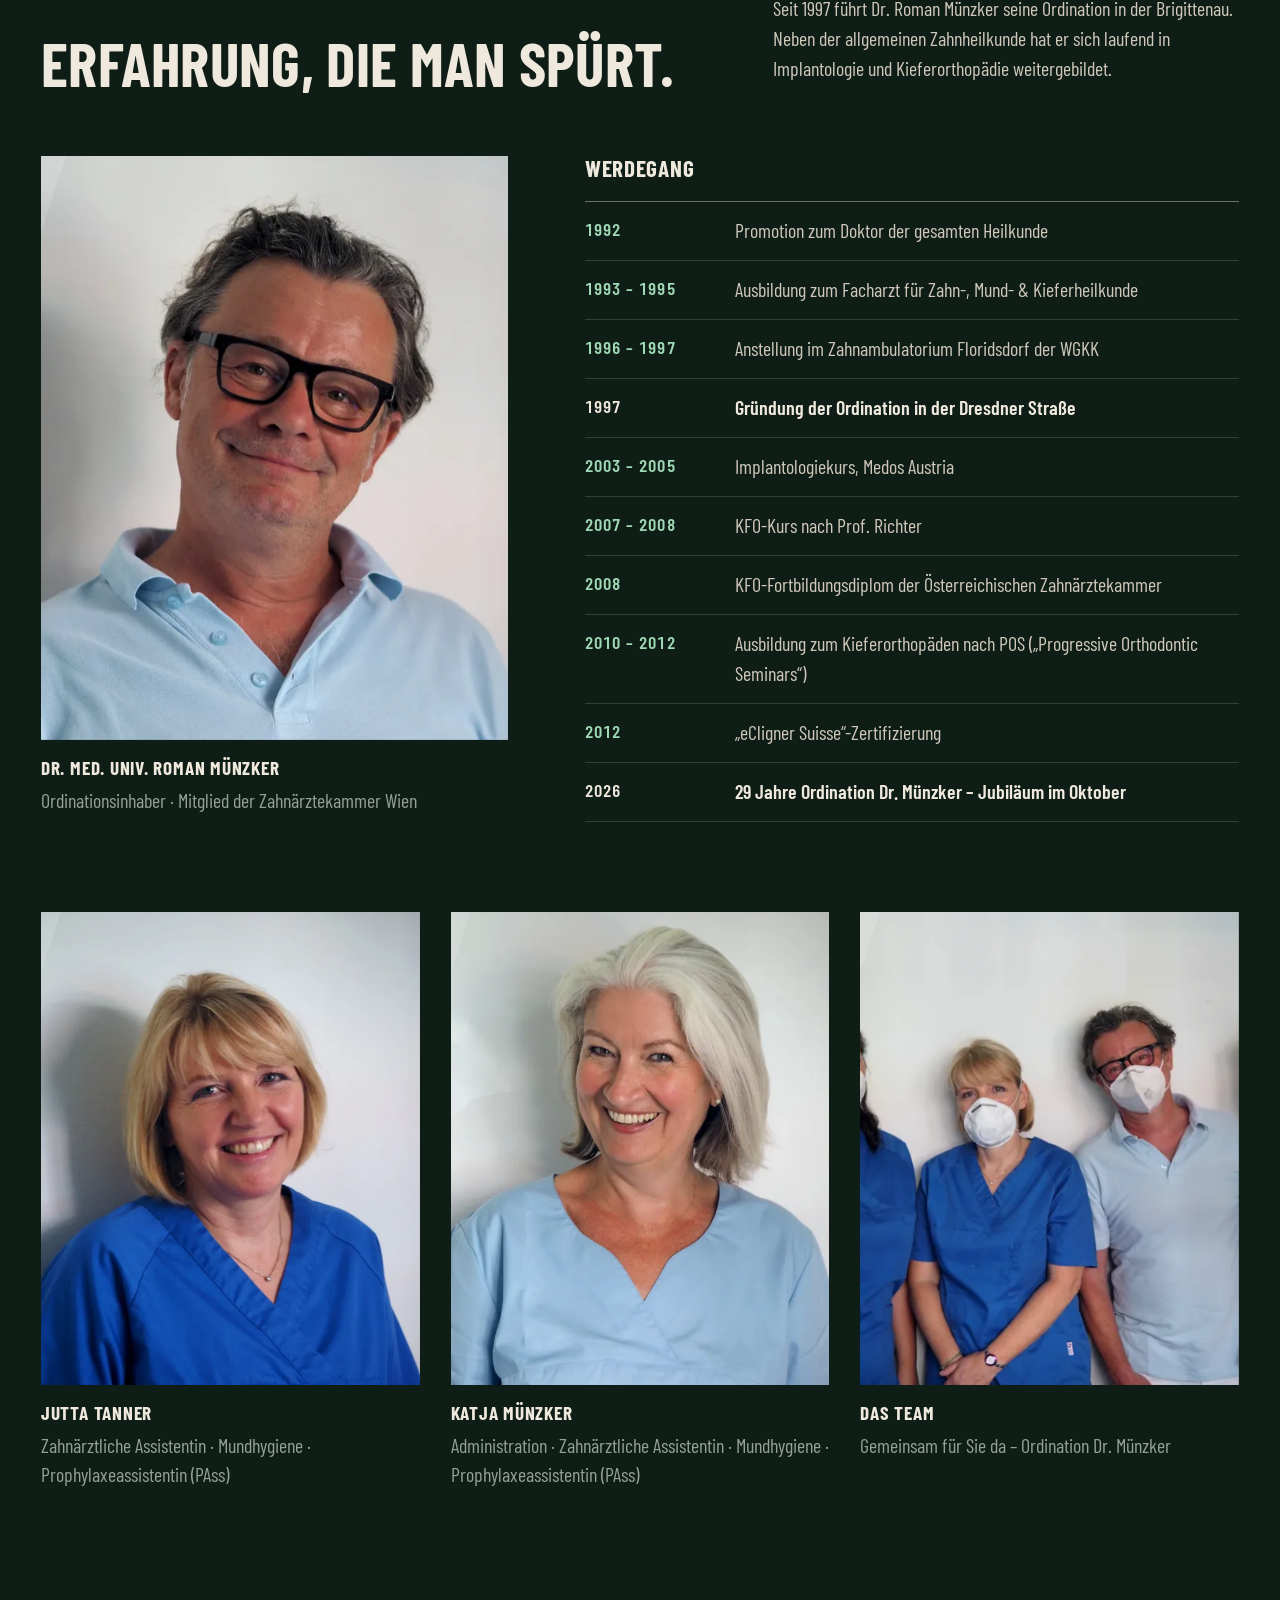
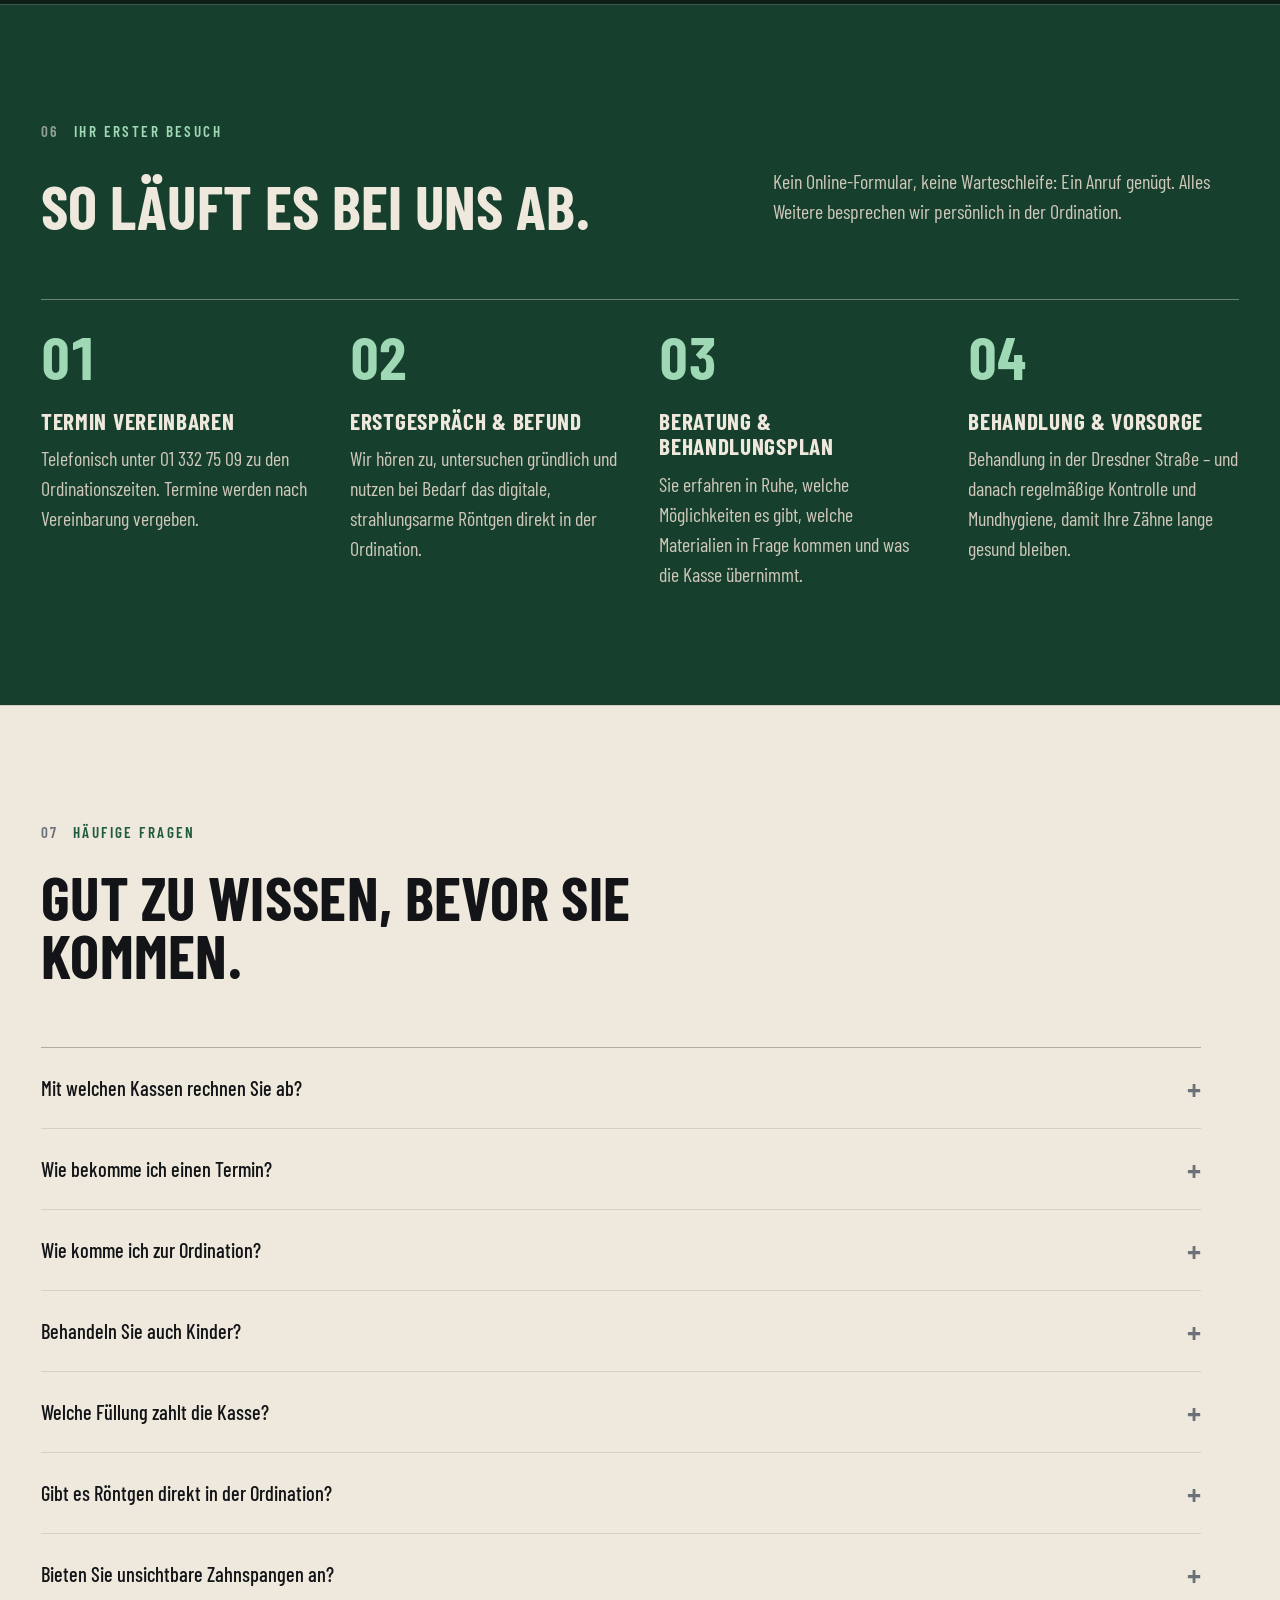
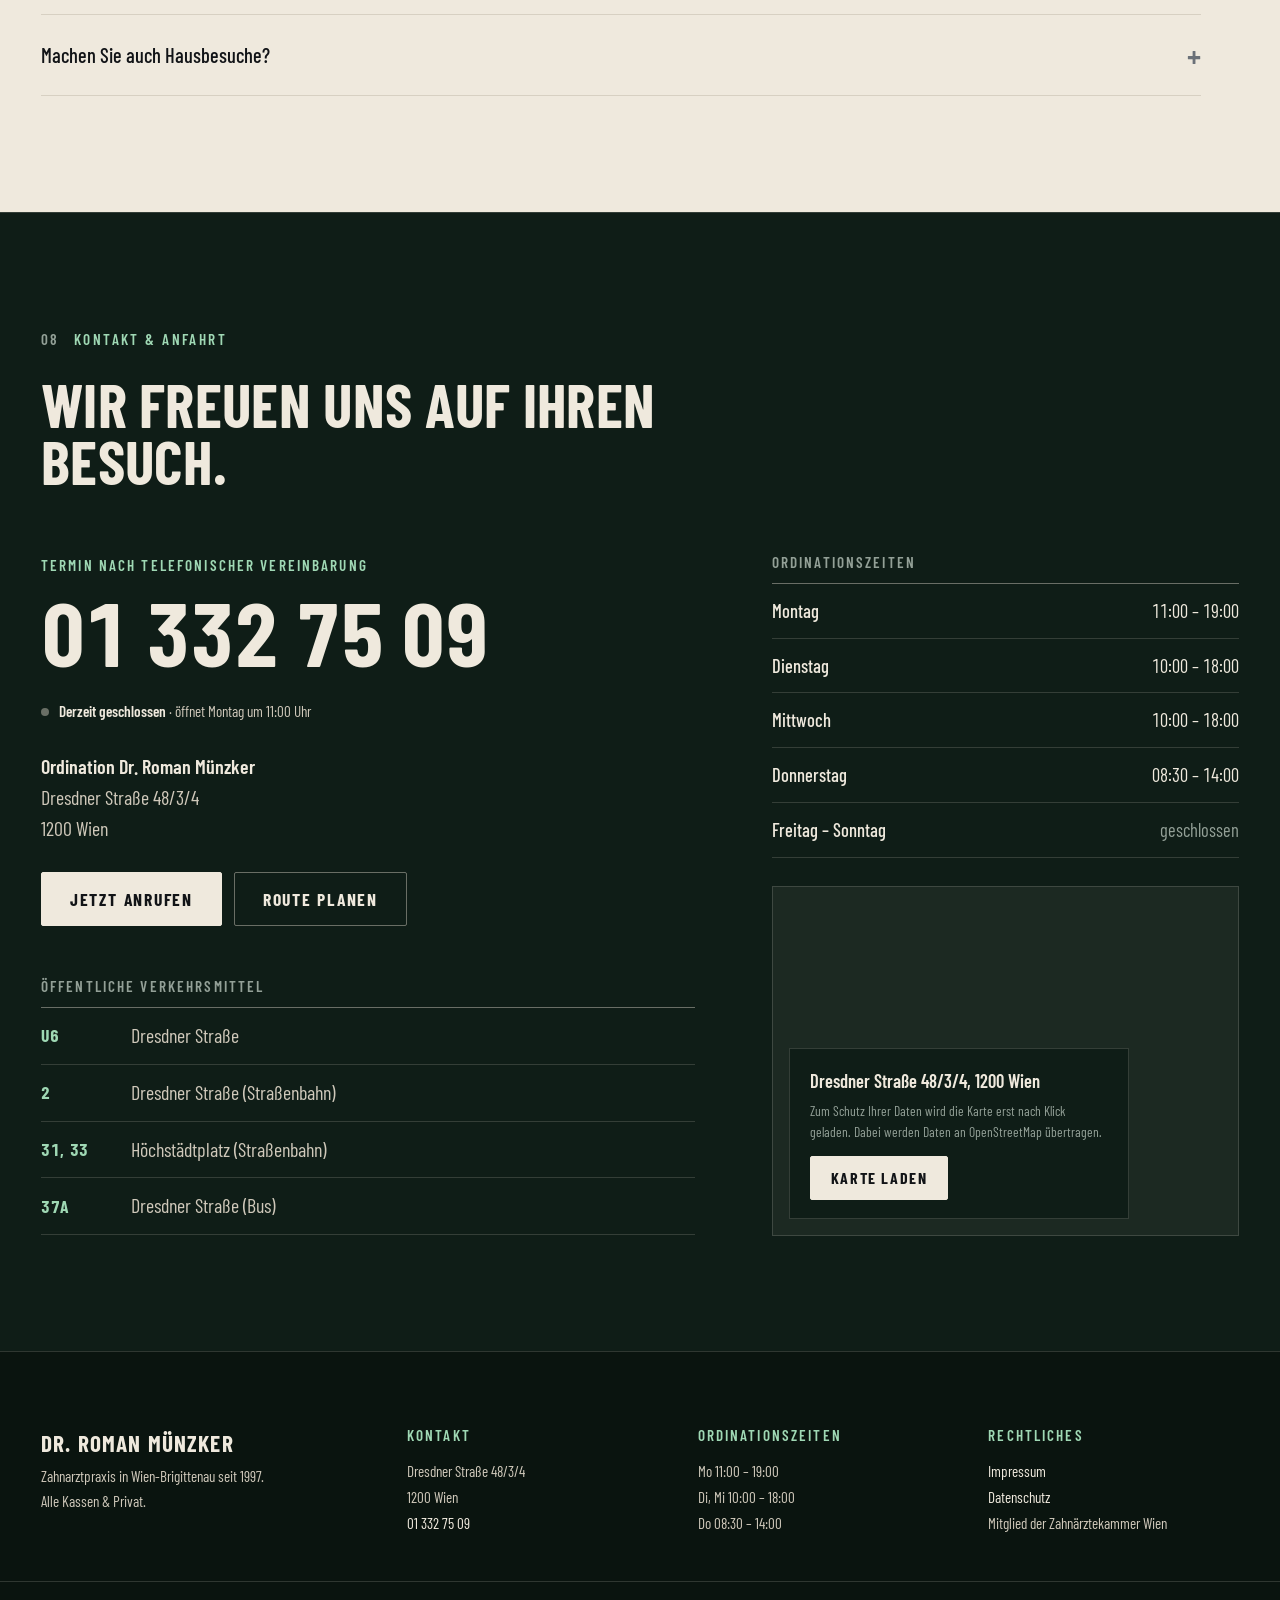
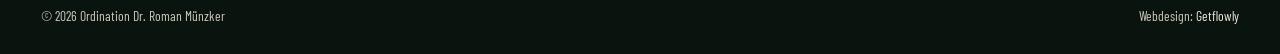
<file: v3.2/index.html>
<!doctype html>
<html lang="de-AT" class="no-js">
<head>
  <meta charset="utf-8">
  <meta name="viewport" content="width=device-width, initial-scale=1, viewport-fit=cover">
  <title>Zahnarzt Dr. Roman Münzker – Ordination in 1200 Wien · Alle Kassen · Entwurf v3.2 · Grün · Barlow Condensed</title>
  <meta name="description" content="Zahnarztpraxis Dr. Roman Münzker in Wien-Brigittenau seit 1997: Prophylaxe, Füllungen, Zahnersatz, Implantologie und Kieferorthopädie für Kinder und Erwachsene. Alle Kassen &amp; Privat. Tel. 01 332 75 09.">
  <meta name="robots" content="noindex, nofollow">
  <meta name="theme-color" content="#0f1d17">
  <link rel="canonical" href="https://www.zahnarzt-muenzker.at/">
  <link rel="icon" href="../favicon.svg" type="image/svg+xml">
  <meta property="og:type" content="website">
  <meta property="og:locale" content="de_AT">
  <meta property="og:title" content="Zahnarzt Dr. Roman Münzker – 1200 Wien">
  <meta property="og:description" content="Ihre Zahnarztpraxis in der Brigittenau seit 1997. Alle Kassen &amp; Privat.">
  <meta property="og:image" content="../assets/img/behandlung-2-1600.webp">
  <link rel="preload" href="../v3/assets/fonts/barlow-condensed-latin-700-normal.woff2" as="font" type="font/woff2" crossorigin>
  <link rel="preload" href="../v3/assets/fonts/barlow-condensed-latin-400-normal.woff2" as="font" type="font/woff2" crossorigin>
  <link rel="stylesheet" href="../v3/assets/css/base.css">
  <link rel="stylesheet" href="../v3/assets/css/theme-gruen.css">
</head>
<body>
  <a class="skip-link" href="#main">Zum Inhalt springen</a>

  <header class="header" id="header">
    <div class="wrap header__row">
      <a class="brand" href="#top">
        <span class="brand__name">Dr. Roman Münzker</span>
        <span class="brand__sub">Zahnarzt · 1200 Wien</span>
      </a>
      <nav class="nav" id="nav" aria-label="Hauptnavigation">
        <a href="#leistungen">Leistungen</a>
        <a href="#kfo">Kieferorthopädie</a>
        <a href="#ordination">Ordination</a>
        <a href="#team">Team</a>
        <a href="#fragen">Fragen</a>
        <a href="#kontakt">Kontakt</a>
        <a class="nav__phone" href="tel:+4313327509">01 332 75 09</a>
      </nav>
      <a class="btn btn--sm header__cta" href="tel:+4313327509">Termin vereinbaren</a>
      <button class="menu-toggle" id="menu-toggle" aria-label="Menü öffnen" aria-expanded="false" aria-controls="nav"><span class="menu-toggle__open">Menü</span><span class="menu-toggle__close">Schließen</span></button>
    </div>
  </header>

  <main id="main">

    <section class="hero" id="top">
      <div class="hero__text">
        <div class="hero__inner">
          <p class="kicker">Zahnarzt in Wien-Brigittenau · seit 1997</p>
          <h1>Zähne erhalten – ein Leben lang.</h1>
          <p class="lead">Prophylaxe, Füllungen, Zahnersatz, Implantologie und Kieferorthopädie für Kinder und Erwachsene. Persönlich betreut von Dr.&nbsp;Roman Münzker und seinem Team. Alle Kassen &amp; Privat.</p>
          <div class="hero__actions">
            <a class="btn" href="tel:+4313327509">Termin vereinbaren</a>
            <a class="textlink" href="tel:+4313327509">01 332 75 09</a>
          </div>
          <p class="status" data-status><span class="status__dot" aria-hidden="true"></span><span data-status-text>Mo 11–19 · Di &amp; Mi 10–18 · Do 8:30–14 Uhr</span></p>
        </div>
      </div>
      <figure class="hero__photo">
        <div class="media media--hero"><img src="../assets/img/behandlung-2-1600.webp"
             srcset="../assets/img/behandlung-2-800.webp 800w, ../assets/img/behandlung-2-1600.webp 1600w, ../assets/img/behandlung-2-2200.webp 2200w"
             sizes="(max-width: 900px) 100vw, 54vw" alt="Behandlungsraum der Ordination mit moderner Behandlungseinheit" width="1600" height="1200" fetchpriority="high"></div>
        <figcaption>Behandlungsraum, Dresdner Straße 48</figcaption>
      </figure>
    </section>

    <div class="facts">
      <div class="wrap facts__grid">
        <div class="reveal"><small>Ordination seit</small><b>1997</b></div>
        <div class="reveal"><small>Versicherung</small><b>Alle Kassen &amp; Privat</b></div>
        <div class="reveal"><small>Diagnostik</small><b>Digitales Röntgen</b></div>
        <div class="reveal"><small>Anfahrt</small><b>U6 Dresdner Straße</b></div>
      </div>
    </div>

    <section class="section" id="leistungen" aria-labelledby="leistungen-title">
      <div class="wrap">
        <div class="reveal section__head">
          <p class="kicker"><span>01</span>Leistungen</p>
          <h2 id="leistungen-title">Alles für Ihre Zähne – unter einem Dach.</h2>
          <p class="section__intro">Oberstes Ziel unserer Ordination ist die Zahnerhaltung. Von der Vorsorge über Füllungen und Zahnersatz bis zur Kieferorthopädie – als Kassen- oder Privatleistung.</p>
        </div>
        <div class="cards">
          <article class="reveal card">
            <span class="card__num">01</span>
            <div class="media"><img src="../assets/img/laecheln-750.webp" alt="" width="750" height="563" loading="lazy"></div>
            <h3>Prophylaxe &amp; Mundhygiene</h3>
            <p>Vorbeugung von Karies und Zahnbetterkrankungen (Parodontitis). Je nach Risiko ist eine halbjährliche bis jährliche professionelle Zahnreinigung sinnvoll – in einzelnen Fällen auch in kürzeren Intervallen.</p>
          </article>
          <a class="reveal card card--link" href="#fuellungen">
            <span class="card__num">02</span>
            <div class="media"><img src="../assets/img/behandlung-1-700.webp" alt="" width="700" height="911" loading="lazy"></div>
            <h3>Füllungstherapie</h3>
            <p>Seit 2025 ist Amalgam EU-weit verboten. Wir beraten Sie zu den Alternativen – vom Glasionomerzement bis zum Keramikinlay. Materialien im Vergleich →</p>
          </a>
          <article class="reveal card">
            <span class="card__num">03</span>
            <div class="media"><img src="../assets/img/zahnmodell-800.webp" alt="" width="800" height="424" loading="lazy"></div>
            <h3>Zahnersatz</h3>
            <p>Abnehmbare und festsitzende Lösungen: Kronen und Brücken (Metall-Keramik oder Vollkeramik), Teilprothesen – auch klammerlos – und Vollprothesen. Bei Bedarf auch implantatgetragen.</p>
          </article>
          <article class="reveal card">
            <span class="card__num">04</span>
            <div class="media"><img src="../assets/img/behandlung-3-700.webp" alt="" width="700" height="933" loading="lazy"></div>
            <h3>Chirurgie &amp; Implantologie</h3>
            <p>Implantologie – vor allem auch zur Fixierung schlecht sitzender Teil- und Totalprothesen –, Wurzelspitzenresektion sowie Freilegung und, wenn notwendig, Entfernung retinierter Zähne, auch von Weisheitszähnen.</p>
          </article>
          <a class="reveal card card--link" href="#kfo">
            <span class="card__num">05</span>
            <div class="media"><img src="../assets/img/kieferorthopaedie-800.webp" alt="" width="800" height="353" loading="lazy"></div>
            <h3>Kieferorthopädie</h3>
            <p>Festsitzende und abnehmbare Zahnspangen für Kinder und Erwachsene sowie unsichtbare Zahnspangen („eCligner“). Mehr zur Kieferorthopädie →</p>
          </a>
          <article class="reveal card">
            <span class="card__num">06</span>
            <div class="media"><img src="../assets/img/panoramaroentgen-800.webp" alt="" width="800" height="624" loading="lazy"></div>
            <h3>Digitales Röntgen</h3>
            <p>Als modernes diagnostisches Hilfsmittel steht in unserer Ordination ein digitales und damit strahlungsarmes Kleinbild- und Panoramaröntgen zur Verfügung.</p>
          </article>
        </div>
        <p class="reveal extras"><b>Sonderleistungen:</b> Hausbesuche · Zahnschmuck · Expressreparatur von Zahnersatz · Reinigung von Zahnersatz im Ultraschallbad</p>
      </div>
    </section>

    <section class="statement" aria-label="Leitsatz">
      <div class="wrap">
        <p class="reveal">Oberstes Ziel unserer Ordination ist die Zahnerhaltung.<small>Vorsorge statt Reparatur: Wer regelmäßig zur Kontrolle und Mundhygiene kommt, behält seine eigenen Zähne länger gesund – und spart sich aufwändige Behandlungen.</small></p>
      </div>
    </section>

    <section class="section--rule" id="kfo" aria-labelledby="kfo-title">
      <div class="split">
        <figure class="split__photo">
          <div class="media"><img src="../assets/img/kieferorthopaedie-1024.webp" srcset="../assets/img/kieferorthopaedie-800.webp 800w, ../assets/img/kieferorthopaedie-1024.webp 1024w" sizes="(max-width: 900px) 100vw, 50vw" alt="Kieferorthopädische Modelle und transparente Zahnschienen" width="1024" height="452" loading="lazy"></div>
          <figcaption>Festsitzende Apparatur am Modell</figcaption>
        </figure>
        <div class="split__text">
          <div class="reveal split__inner">
            <p class="kicker"><span>02</span>Kieferorthopädie</p>
            <h2 id="kfo-title">Gerade Zähne – in jedem Alter.</h2>
            <p class="lead">Das kieferorthopädische Leistungsspektrum unserer Ordination umfasst festsitzende und abnehmbare Zahnspangen für Kinder und Erwachsene sowie die sogenannten unsichtbaren Zahnspangen („eCligner“).</p>
            <p>Dr. Münzker hat sich dafür umfassend fortgebildet – unter anderem mit dem KFO-Fortbildungsdiplom der Österreichischen Zahnärztekammer und der „eCligner Suisse“-Zertifizierung.</p>
            <dl class="deflist">
              <div><dt>Festsitzend</dt><dd>Zahnspangen für Kinder &amp; Erwachsene</dd></div>
              <div><dt>Abnehmbar</dt><dd>Zahnspangen für Kinder &amp; Erwachsene</dd></div>
              <div><dt>Unsichtbar</dt><dd>Transparente Schienen mit eCligner</dd></div>
            </dl>
          </div>
        </div>
      </div>
    </section>

    <section class="section section--rule section--paper" id="fuellungen" aria-labelledby="fuellungen-title">
      <div class="wrap">
        <div class="reveal section__head">
          <p class="kicker"><span>03</span>Füllungstherapie</p>
          <h2 id="fuellungen-title">Amalgam ist Geschichte. Welche Füllung passt zu Ihnen?</h2>
          <p class="section__intro">Seit Anfang 2025 ist die Verwendung von Amalgam für Zahnfüllungen per EU-Verordnung verboten. Als Alternative kommen diese Materialien in Frage:</p>
        </div>
        <table class="reveal table">
          <thead>
            <tr><th scope="col">Material</th><th scope="col">Eigenschaften</th><th scope="col">Haltbarkeit · Einsatz</th><th scope="col">Kosten</th></tr>
          </thead>
          <tbody>
            <tr>
              <th scope="row"><span class="matcell"><span class="swatch swatch--stein" aria-hidden="true"></span><span class="mat">Steinzement<small>Langzeitprovisorium</small></span></span></th>
              <td data-label="Eigenschaften">Das einzige Füllungsmaterial, bei dem die ÖGK die vollen Kosten übernimmt. Kann aber eher nur als Langzeitprovisorium angesehen werden.</td>
              <td data-label="Haltbarkeit · Einsatz">ca. 6 Monate – 2 Jahre</td>
              <td data-label="Kosten">ÖGK: volle Kostenübernahme</td>
            </tr>
            <tr>
              <th scope="row"><span class="matcell"><span class="swatch swatch--giz" aria-hidden="true"></span><span class="mat">Glasionomerzement<small>GIZ</small></span></span></th>
              <td data-label="Eigenschaften">Haltbarer als Steinzement. Gibt Fluor ab und hilft so, Sekundärkaries zu verhindern. Nicht für jede Indikation geeignet, wäscht sich aus, ist etwas rau und kann sich verfärben.</td>
              <td data-label="Haltbarkeit · Einsatz">Kinder bis zum vollendeten 15. Lebensjahr, Schwangere und stillende Mütter</td>
              <td data-label="Kosten">Alle Kassen für die genannten Gruppen · BVAEB &amp; KFA: Kostenübernahme für alle Patientinnen und Patienten</td>
            </tr>
            <tr>
              <th scope="row"><span class="matcell"><span class="swatch swatch--composite" aria-hidden="true"></span><span class="mat">Composite<small>Zahnfarbene Kunststofffüllung</small></span></span></th>
              <td data-label="Eigenschaften">Das beste und haltbarste plastische Füllungsmaterial – für alle Indikationen geeignet. Die Verarbeitung ist aufwändig: Trockenlegung, Konditionierung des Zahnes, schichtweise Aushärtung.</td>
              <td data-label="Haltbarkeit · Einsatz">Front- und Seitenzähne</td>
              <td data-label="Kosten">Frontzähne (Eckzahn bis Eckzahn): von allen Kassen bezahlt · Seitenzähne: Privatleistung</td>
            </tr>
            <tr>
              <th scope="row"><span class="matcell"><span class="swatch swatch--gold" aria-hidden="true"></span><span class="mat">Gold- &amp; Keramikinlays<small>Laborgefertigt</small></span></span></th>
              <td data-label="Eigenschaften">Die beste Versorgungsmöglichkeit kariöser Läsionen im Seitenzahnbereich – passgenau im Labor gefertigt.</td>
              <td data-label="Haltbarkeit · Einsatz">Zahn wird präpariert, Abformung, Fertigung des Formteils im Labor am Gipsmodell, Einsetzen (zementiert oder geklebt)</td>
              <td data-label="Kosten">Privatleistung</td>
            </tr>
          </tbody>
        </table>
        <p class="reveal footnote">Welche Lösung für Ihren Zahn sinnvoll ist, besprechen wir gerne persönlich mit Ihnen in der Ordination.</p>
      </div>
    </section>

    <section class="section section--rule section--surface" id="ordination" aria-labelledby="ordination-title">
      <div class="wrap">
        <div class="reveal section__head">
          <p class="kicker"><span>04</span>Die Ordination</p>
          <h2 id="ordination-title">Hell, freundlich und modern ausgestattet.</h2>
          <p class="section__intro">Ein Blick in unsere Räume in der Dresdner Straße: Behandlungszimmer, Wartebereich und eine eigene Spielecke für unsere jüngsten Patientinnen und Patienten. Ein digitales, strahlungsarmes Kleinbild- und Panoramaröntgen steht direkt in der Ordination zur Verfügung.</p>
          <div class="section__aside strip-nav" aria-label="Galerie blättern">
            <button class="strip-btn" type="button" data-strip="prev" aria-label="Zurück">←</button>
            <button class="strip-btn" type="button" data-strip="next" aria-label="Weiter">→</button>
          </div>
        </div>
      </div>
      <div class="strip" id="gallery" tabindex="0" aria-label="Bilder aus der Ordination – horizontal scrollen">
        <button class="reveal g" data-full="../assets/img/behandlung-2-2200.webp"><div class="media"><img src="../assets/img/behandlung-2-1600.webp" alt="Behandlungsraum mit Behandlungseinheit und Monitor" loading="lazy" width="1600" height="1200"></div><span class="cap">Behandlungsraum</span></button>
        <button class="reveal g" data-full="../assets/img/behandlung-1-1400.webp"><div class="media"><img src="../assets/img/behandlung-1-700.webp" alt="Behandlungsstuhl im Detail" loading="lazy" width="700" height="911"></div><span class="cap">Behandlungseinheit</span></button>
        <button class="reveal g" data-full="../assets/img/wartezimmer-1-1024.webp"><div class="media"><img src="../assets/img/wartezimmer-1-800.webp" alt="Heller Wartebereich mit Stühlen" loading="lazy" width="800" height="570"></div><span class="cap">Wartebereich</span></button>
        <button class="reveal g" data-full="../assets/img/kinderecke-2-1600.webp"><div class="media"><img src="../assets/img/kinderecke-2-800.webp" alt="Kinderbücher über Zähne auf dem Kindertisch" loading="lazy" width="800" height="600"></div><span class="cap">Kinderecke</span></button>
        <button class="reveal g" data-full="../assets/img/roentgenraum-1600.webp"><div class="media"><img src="../assets/img/roentgenraum-800.webp" alt="Eingang zum Röntgenraum" loading="lazy" width="800" height="600"></div><span class="cap">Röntgenraum</span></button>
        <button class="reveal g" data-full="../assets/img/behandlung-3-1400.webp"><div class="media"><img src="../assets/img/behandlung-3-700.webp" alt="Zweiter Behandlungsraum mit Fenster" loading="lazy" width="700" height="933"></div><span class="cap">Behandlungsraum 2</span></button>
        <button class="reveal g" data-full="../assets/img/panoramaroentgen-1600.webp"><div class="media"><img src="../assets/img/panoramaroentgen-800.webp" alt="Digitales Panoramaröntgengerät" loading="lazy" width="800" height="624"></div><span class="cap">Panoramaröntgen</span></button>
        <button class="reveal g" data-full="../assets/img/modell-1024.webp"><div class="media"><img src="../assets/img/modell-800.webp" alt="Gipsmodell eines Gebisses" loading="lazy" width="800" height="503"></div><span class="cap">Zahnmodell</span></button>
        <button class="reveal g" data-full="../assets/img/kinderecke-3-1600.webp"><div class="media"><img src="../assets/img/kinderecke-3-800.webp" alt="Kleine Spielsachen für Kinder" loading="lazy" width="800" height="600"></div><span class="cap">Für die Kleinen</span></button>
        <button class="reveal g" data-full="../assets/img/wartezimmer-2-1024.webp"><div class="media"><img src="../assets/img/wartezimmer-2-800.webp" alt="Wartebereich mit Bildschirm und Informationen" loading="lazy" width="800" height="610"></div><span class="cap">Wartebereich</span></button>
        <button class="reveal g" data-full="../assets/img/kinderecke-1-1024.webp"><div class="media"><img src="../assets/img/kinderecke-1-800.webp" alt="Spielecke mit Kindertisch und Spielzeug" loading="lazy" width="800" height="600"></div><span class="cap">Spielecke</span></button>
        <button class="reveal g" data-full="../assets/img/praxislabor-1600.webp"><div class="media"><img src="../assets/img/praxislabor-800.webp" alt="Technisches Gerät in der Ordination" loading="lazy" width="800" height="600"></div><span class="cap">Technik</span></button>
      </div>
    </section>

    <section class="section section--rule" id="team" aria-labelledby="team-title">
      <div class="wrap">
        <div class="reveal section__head">
          <p class="kicker"><span>05</span>Team</p>
          <h2 id="team-title">Erfahrung, die man spürt.</h2>
          <p class="section__intro">Seit 1997 führt Dr. Roman Münzker seine Ordination in der Brigittenau. Neben der allgemeinen Zahnheilkunde hat er sich laufend in Implantologie und Kieferorthopädie weitergebildet.</p>
        </div>
        <div class="doctor">
          <figure class="reveal portrait">
            <div class="media"><img src="../assets/img/dr-roman-muenzker-1200.webp" srcset="../assets/img/dr-roman-muenzker-600.webp 600w, ../assets/img/dr-roman-muenzker-1200.webp 1200w" sizes="(max-width: 900px) 100vw, 38vw" alt="Porträt Dr. med. univ. Roman Münzker" width="1200" height="1600" loading="lazy"></div>
            <figcaption><b>Dr. med. univ. Roman Münzker</b>Ordinationsinhaber · Mitglied der Zahnärztekammer Wien</figcaption>
          </figure>
          <div class="reveal cv">
            <h3>Werdegang</h3>
            <table class="cv__table">
              <tbody>
                <tr><th scope="row">1992</th><td>Promotion zum Doktor der gesamten Heilkunde</td></tr>
                <tr><th scope="row">1993 – 1995</th><td>Ausbildung zum Facharzt für Zahn-, Mund- &amp; Kieferheilkunde</td></tr>
                <tr><th scope="row">1996 – 1997</th><td>Anstellung im Zahnambulatorium Floridsdorf der WGKK</td></tr>
                <tr class="is-key"><th scope="row">1997</th><td>Gründung der Ordination in der Dresdner Straße</td></tr>
                <tr><th scope="row">2003 – 2005</th><td>Implantologiekurs, Medos Austria</td></tr>
                <tr><th scope="row">2007 – 2008</th><td>KFO-Kurs nach Prof. Richter</td></tr>
                <tr><th scope="row">2008</th><td>KFO-Fortbildungsdiplom der Österreichischen Zahnärztekammer</td></tr>
                <tr><th scope="row">2010 – 2012</th><td>Ausbildung zum Kieferorthopäden nach POS („Progressive Orthodontic Seminars“)</td></tr>
                <tr><th scope="row">2012</th><td>„eCligner Suisse“-Zertifizierung</td></tr>
                <tr class="is-key"><th scope="row">2026</th><td>29 Jahre Ordination Dr. Münzker – Jubiläum im Oktober</td></tr>
              </tbody>
            </table>
          </div>
        </div>
        <div class="team">
          <figure class="reveal portrait">
            <div class="media"><img src="../assets/img/jutta-tanner-600.webp" srcset="../assets/img/jutta-tanner-600.webp 600w, ../assets/img/jutta-tanner-1000.webp 1000w" sizes="(max-width: 600px) 100vw, 30vw" alt="Porträt Jutta Tanner" width="600" height="800" loading="lazy"></div>
            <figcaption><b>Jutta Tanner</b>Zahnärztliche Assistentin · Mundhygiene · Prophylaxeassistentin (PAss)</figcaption>
          </figure>
          <figure class="reveal portrait">
            <div class="media"><img src="../assets/img/katja-muenzker-600.webp" srcset="../assets/img/katja-muenzker-600.webp 600w, ../assets/img/katja-muenzker-1000.webp 1000w" sizes="(max-width: 600px) 100vw, 30vw" alt="Porträt Katja Münzker" width="600" height="800" loading="lazy"></div>
            <figcaption><b>Katja Münzker</b>Administration · Zahnärztliche Assistentin · Mundhygiene · Prophylaxeassistentin (PAss)</figcaption>
          </figure>
          <figure class="reveal portrait">
            <div class="media"><img src="../assets/img/team-gruppe-800.webp" srcset="../assets/img/team-gruppe-800.webp 800w, ../assets/img/team-gruppe-1600.webp 1600w" sizes="(max-width: 600px) 100vw, 30vw" alt="Das Team der Ordination Dr. Münzker" width="800" height="600" loading="lazy"></div>
            <figcaption><b>Das Team</b>Gemeinsam für Sie da – Ordination Dr. Münzker</figcaption>
          </figure>
        </div>
      </div>
    </section>

    <section class="section section--rule section--surface" id="ablauf" aria-labelledby="ablauf-title">
      <div class="wrap">
        <div class="reveal section__head">
          <p class="kicker"><span>06</span>Ihr erster Besuch</p>
          <h2 id="ablauf-title">So läuft es bei uns ab.</h2>
          <p class="section__intro">Kein Online-Formular, keine Warteschleife: Ein Anruf genügt. Alles Weitere besprechen wir persönlich in der Ordination.</p>
        </div>
        <ol class="steps" style="list-style:none;margin:0;padding:0">
          <li class="reveal step"><div class="step__num">01</div><h3>Termin vereinbaren</h3><p>Telefonisch unter 01 332 75 09 zu den Ordinationszeiten. Termine werden nach Vereinbarung vergeben.</p></li>
          <li class="reveal step"><div class="step__num">02</div><h3>Erstgespräch &amp; Befund</h3><p>Wir hören zu, untersuchen gründlich und nutzen bei Bedarf das digitale, strahlungsarme Röntgen direkt in der Ordination.</p></li>
          <li class="reveal step"><div class="step__num">03</div><h3>Beratung &amp; Behandlungsplan</h3><p>Sie erfahren in Ruhe, welche Möglichkeiten es gibt, welche Materialien in Frage kommen und was die Kasse übernimmt.</p></li>
          <li class="reveal step"><div class="step__num">04</div><h3>Behandlung &amp; Vorsorge</h3><p>Behandlung in der Dresdner Straße – und danach regelmäßige Kontrolle und Mundhygiene, damit Ihre Zähne lange gesund bleiben.</p></li>
        </ol>
      </div>
    </section>

    <section class="section section--rule section--paper" id="fragen" aria-labelledby="fragen-title">
      <div class="wrap">
        <div class="reveal section__head">
          <p class="kicker"><span>07</span>Häufige Fragen</p>
          <h2 id="fragen-title">Gut zu wissen, bevor Sie kommen.</h2>
        </div>
        <div class="reveal faq">
          <details>
            <summary>Mit welchen Kassen rechnen Sie ab?</summary>
            <div class="faq__body"><p>Mit allen Kassen. Privatleistungen sind ebenfalls möglich – welche Leistung Kassen- und welche Privatleistung ist, besprechen wir vorab mit Ihnen.</p></div>
          </details>
          <details>
            <summary>Wie bekomme ich einen Termin?</summary>
            <div class="faq__body"><p>Telefonisch unter <a href="tel:+4313327509">01 332 75 09</a> – Montag 11–19 Uhr, Dienstag und Mittwoch 10–18 Uhr, Donnerstag 8:30–14 Uhr. Termine nach Vereinbarung.</p></div>
          </details>
          <details>
            <summary>Wie komme ich zur Ordination?</summary>
            <div class="faq__body"><p>Dresdner Straße 48/3/4, 1200 Wien. Mit der U6 bis Dresdner Straße, mit der Straßenbahn 2 (Dresdner Straße) oder 31 und 33 (Höchstädtplatz), mit dem Bus 37A (Dresdner Straße).</p></div>
          </details>
          <details>
            <summary>Behandeln Sie auch Kinder?</summary>
            <div class="faq__body"><p>Ja. Kinder bis zum vollendeten 15. Lebensjahr erhalten Glasionomerzement-Füllungen als Kassenleistung, kieferorthopädische Behandlungen bieten wir für Kinder und Erwachsene an – und im Wartebereich gibt es eine eigene Spielecke.</p></div>
          </details>
          <details>
            <summary>Welche Füllung zahlt die Kasse?</summary>
            <div class="faq__body"><p>Steinzement übernimmt die ÖGK zur Gänze. Glasionomerzement zahlen alle Kassen für Kinder bis 15, Schwangere und stillende Mütter (BVAEB und KFA für alle). Zahnfarbenes Composite wird im Frontzahnbereich von allen Kassen bezahlt, im Seitenzahnbereich ist es eine Privatleistung. <a href="#fuellungen">Materialien im Vergleich</a></p></div>
          </details>
          <details>
            <summary>Gibt es Röntgen direkt in der Ordination?</summary>
            <div class="faq__body"><p>Ja. Ein digitales und damit strahlungsarmes Kleinbild- und Panoramaröntgen steht in der Ordination zur Verfügung – ohne zusätzlichen Weg zu einem Institut.</p></div>
          </details>
          <details>
            <summary>Bieten Sie unsichtbare Zahnspangen an?</summary>
            <div class="faq__body"><p>Ja, transparente Schienen mit eCligner. Dr. Münzker ist „eCligner Suisse“-zertifiziert und hat das KFO-Fortbildungsdiplom der Österreichischen Zahnärztekammer.</p></div>
          </details>
          <details>
            <summary>Machen Sie auch Hausbesuche?</summary>
            <div class="faq__body"><p>Ja, Hausbesuche gehören zu unseren Sonderleistungen – ebenso Expressreparaturen von Zahnersatz und die Reinigung von Zahnersatz im Ultraschallbad.</p></div>
          </details>
        </div>
      </div>
    </section>

    <section class="section section--rule" id="kontakt" aria-labelledby="kontakt-title">
      <div class="wrap">
        <div class="reveal section__head">
          <p class="kicker"><span>08</span>Kontakt &amp; Anfahrt</p>
          <h2 id="kontakt-title">Wir freuen uns auf Ihren Besuch.</h2>
        </div>
        <div class="contact">
          <div class="reveal contact__main">
            <p class="contact__label">Termin nach telefonischer Vereinbarung</p>
            <a class="phone" href="tel:+4313327509">01 332 75 09</a>
            <p class="status" data-status><span class="status__dot" aria-hidden="true"></span><span data-status-text>Mo 11–19 · Di &amp; Mi 10–18 · Do 8:30–14 Uhr</span></p>
            <address class="contact__addr">
              <b>Ordination Dr. Roman Münzker</b><br>
              Dresdner Straße 48/3/4<br>
              1200 Wien
            </address>
            <div class="contact__actions">
              <a class="btn" href="tel:+4313327509">Jetzt anrufen</a>
              <a class="btn btn--line" href="https://www.google.com/maps/dir/?api=1&amp;destination=Dresdner+Stra%C3%9Fe+48%2C+1200+Wien" target="_blank" rel="noopener">Route planen</a>
            </div>
            <h3 class="contact__h">Öffentliche Verkehrsmittel</h3>
            <table class="transit">
              <tbody>
                <tr><th scope="row">U6</th><td>Dresdner Straße</td></tr>
                <tr><th scope="row">2</th><td>Dresdner Straße (Straßenbahn)</td></tr>
                <tr><th scope="row">31, 33</th><td>Höchstädtplatz (Straßenbahn)</td></tr>
                <tr><th scope="row">37A</th><td>Dresdner Straße (Bus)</td></tr>
              </tbody>
            </table>
          </div>
          <div class="reveal contact__side">
            <h3 class="contact__h">Ordinationszeiten</h3>
            <table class="hours">
              <caption class="sr-only">Ordinationszeiten</caption>
              <tbody>
                <tr data-day="1"><th scope="row">Montag</th><td>11:00 – 19:00</td></tr>
                <tr data-day="2"><th scope="row">Dienstag</th><td>10:00 – 18:00</td></tr>
                <tr data-day="3"><th scope="row">Mittwoch</th><td>10:00 – 18:00</td></tr>
                <tr data-day="4"><th scope="row">Donnerstag</th><td>08:30 – 14:00</td></tr>
                <tr data-day="5,6,0" class="is-closed"><th scope="row">Freitag – Sonntag</th><td>geschlossen</td></tr>
              </tbody>
            </table>
            <div class="map" id="map">
              <div class="map__panel">
                <b>Dresdner Straße 48/3/4, 1200 Wien</b>
                <p>Zum Schutz Ihrer Daten wird die Karte erst nach Klick geladen. Dabei werden Daten an OpenStreetMap übertragen.</p>
                <button class="btn btn--sm" id="map-load" type="button">Karte laden</button>
              </div>
            </div>
          </div>
        </div>
      </div>
    </section>
  </main>

  <footer class="footer">
    <div class="wrap footer__grid">
      <div>
        <p class="footer__brand">Dr. Roman Münzker</p>
        <p>Zahnarztpraxis in Wien-Brigittenau seit 1997.<br>Alle Kassen &amp; Privat.</p>
      </div>
      <div>
        <h4>Kontakt</h4>
        <address>Dresdner Straße 48/3/4<br>1200 Wien<br><a href="tel:+4313327509">01 332 75 09</a></address>
      </div>
      <div>
        <h4>Ordinationszeiten</h4>
        <p>Mo 11:00 – 19:00<br>Di, Mi 10:00 – 18:00<br>Do 08:30 – 14:00</p>
      </div>
      <div>
        <h4>Rechtliches</h4>
        <p><a href="../impressum.html">Impressum</a><br><a href="../impressum.html#datenschutz">Datenschutz</a><br>Mitglied der Zahnärztekammer Wien</p>
      </div>
    </div>
    <div class="wrap footer__bottom">
      <span>© <span data-year>2026</span> Ordination Dr. Roman Münzker</span>
      <span>Webdesign: <a href="https://getflowly.at" target="_blank" rel="noopener">Getflowly</a></span>
    </div>
  </footer>

  <nav class="callbar" id="callbar" aria-label="Schnellkontakt">
    <a href="tel:+4313327509">Anrufen</a>
    <a href="https://www.google.com/maps/dir/?api=1&amp;destination=Dresdner+Stra%C3%9Fe+48%2C+1200+Wien" target="_blank" rel="noopener">Route</a>
  </nav>

  <div class="lightbox" id="lightbox" role="dialog" aria-modal="true" aria-label="Bildergalerie" hidden>
    <button class="lb-btn lb-close" type="button" aria-label="Schließen">Schließen</button>
    <button class="lb-btn lb-prev" type="button" aria-label="Vorheriges Bild">←</button>
    <button class="lb-btn lb-next" type="button" aria-label="Nächstes Bild">→</button>
    <div class="lightbox__stage"><img alt=""></div>
    <div class="lightbox__bar"><span data-lb-cap></span><span data-lb-count></span></div>
  </div>

  <script src="../v3/assets/js/main.js" defer></script>
</body>
</html>
</file>
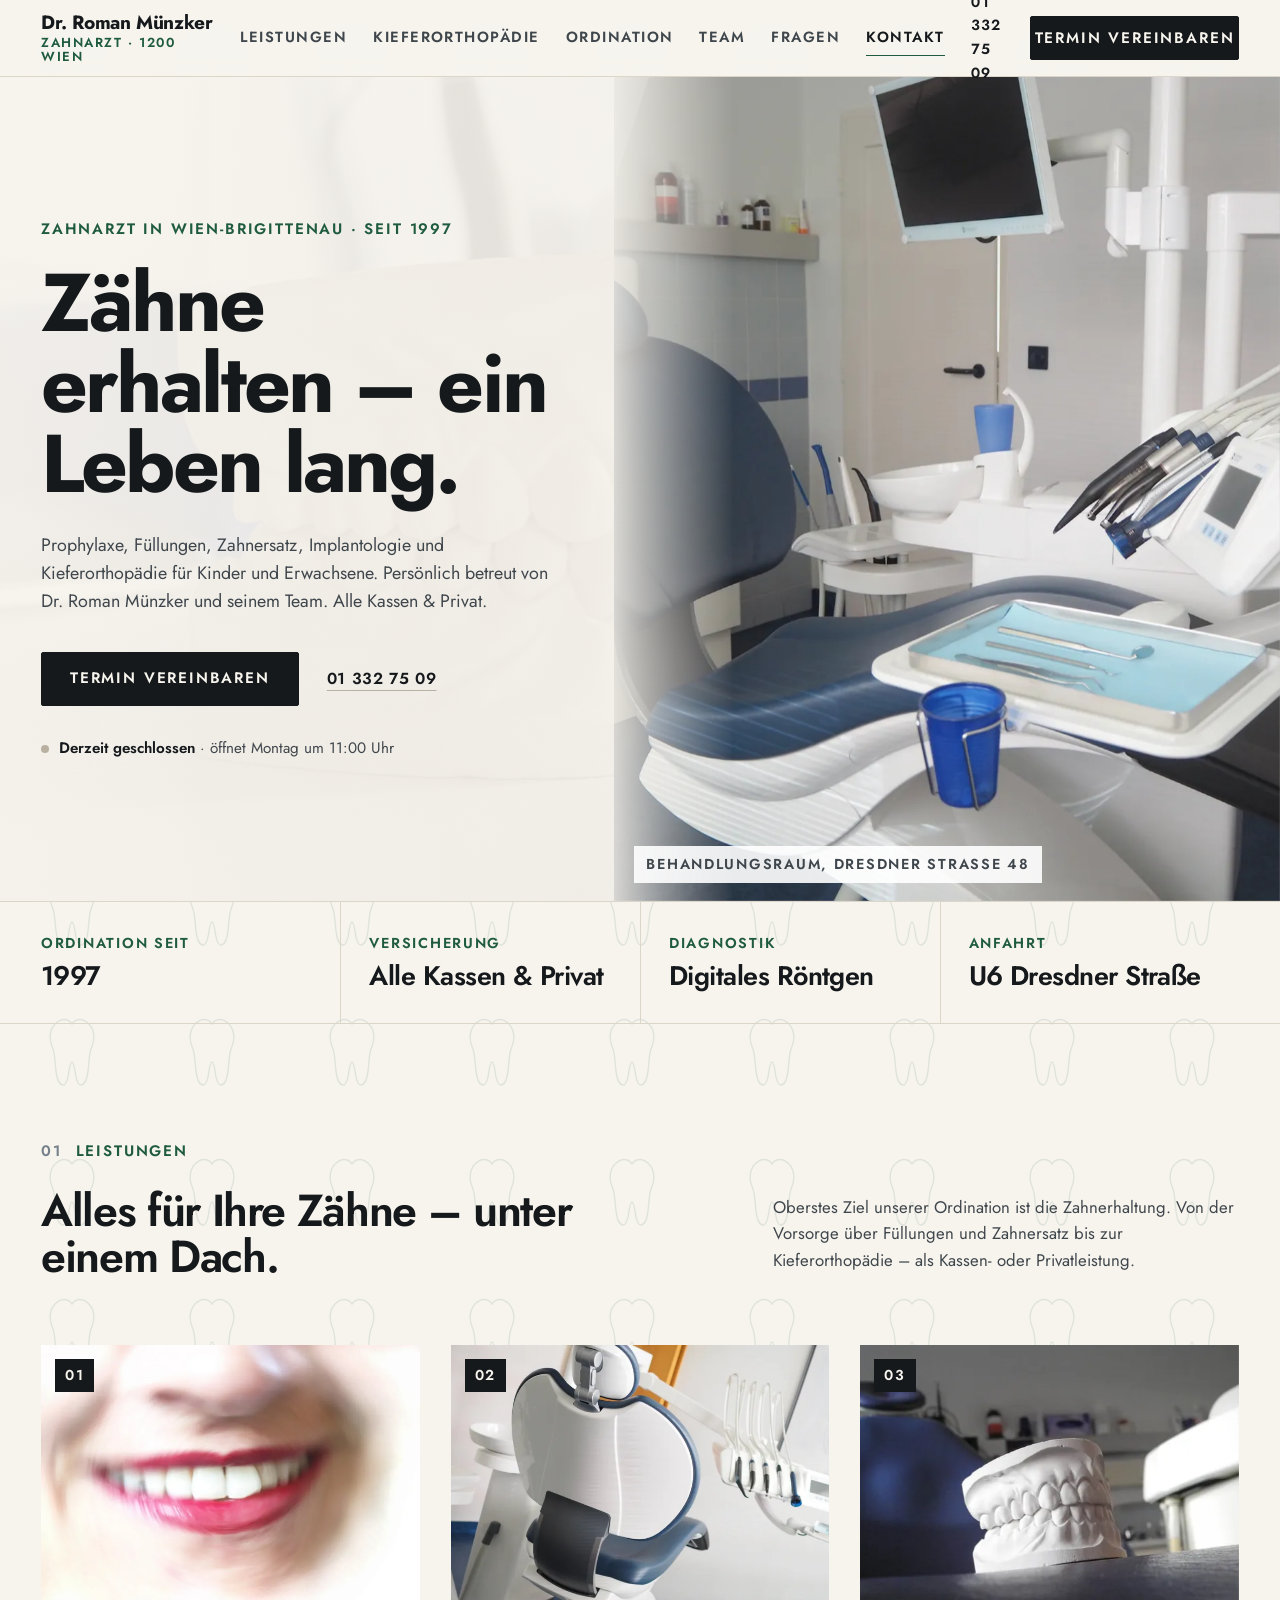
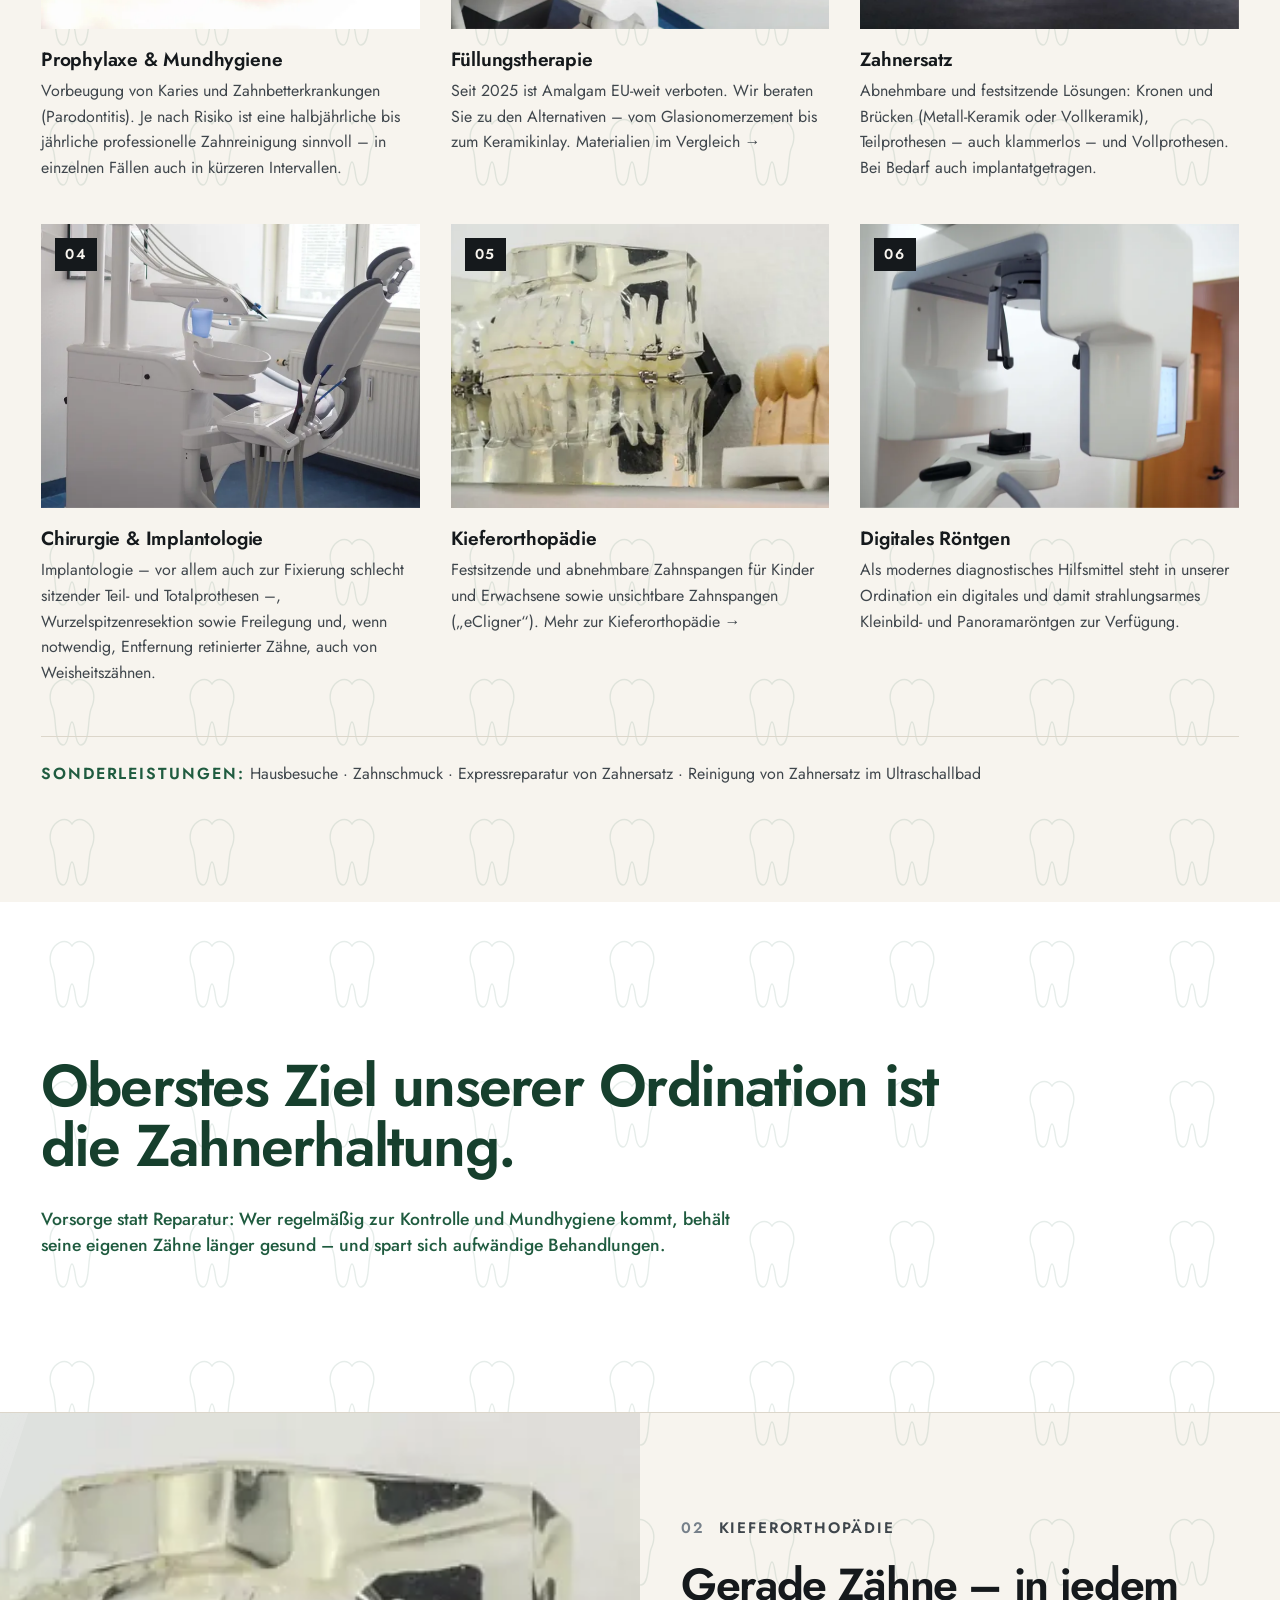
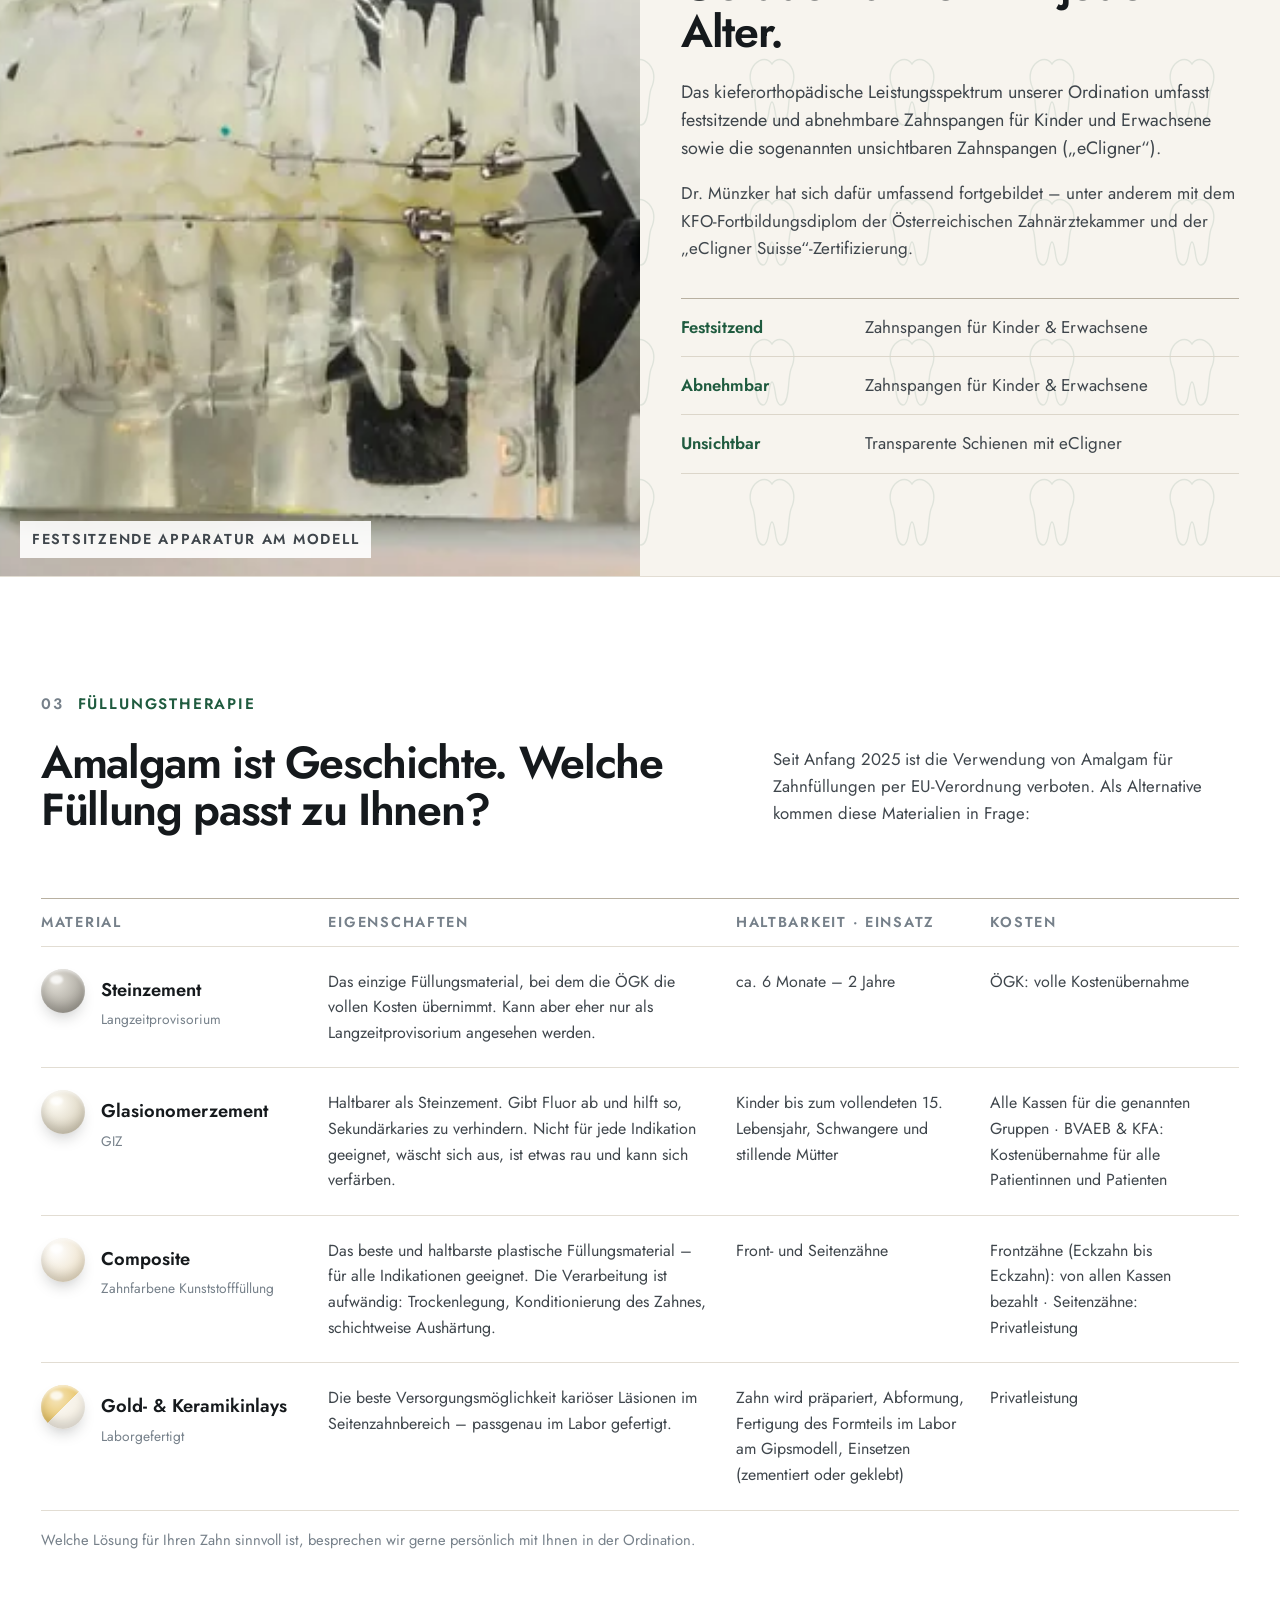
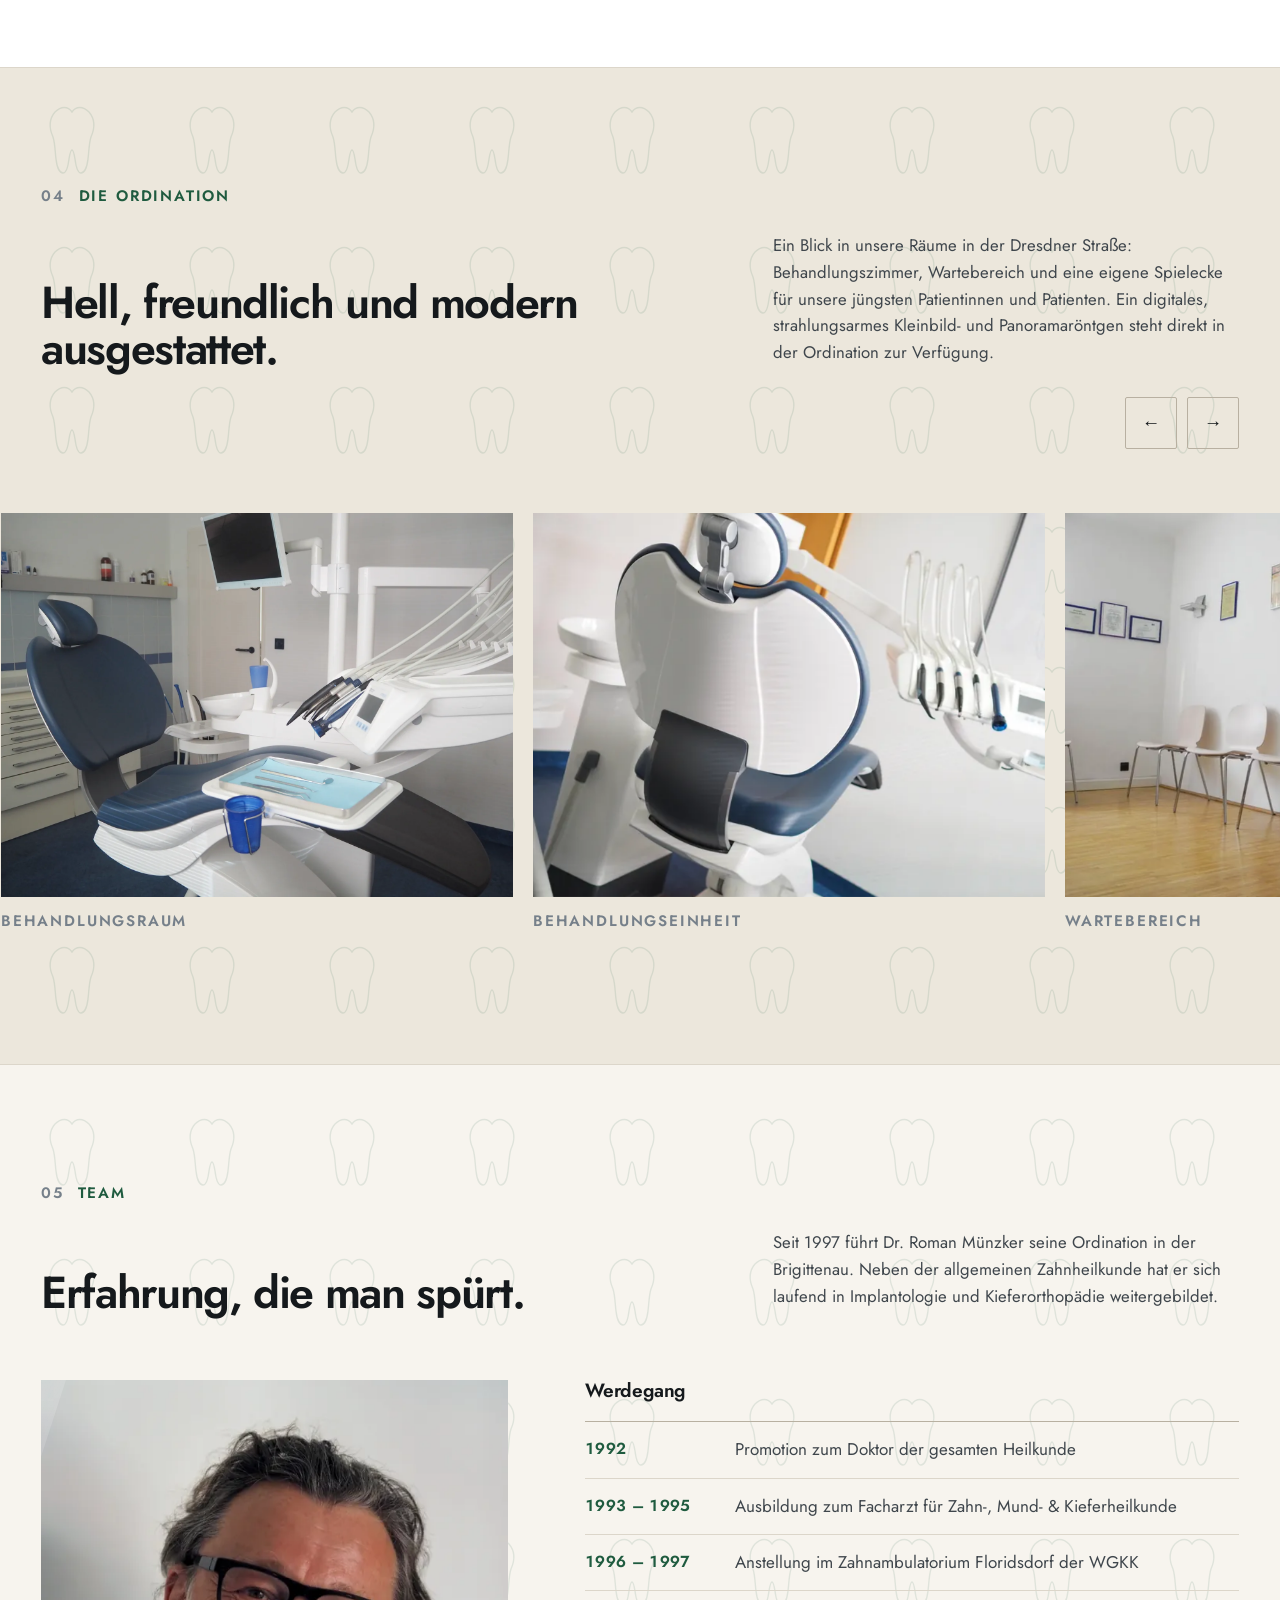
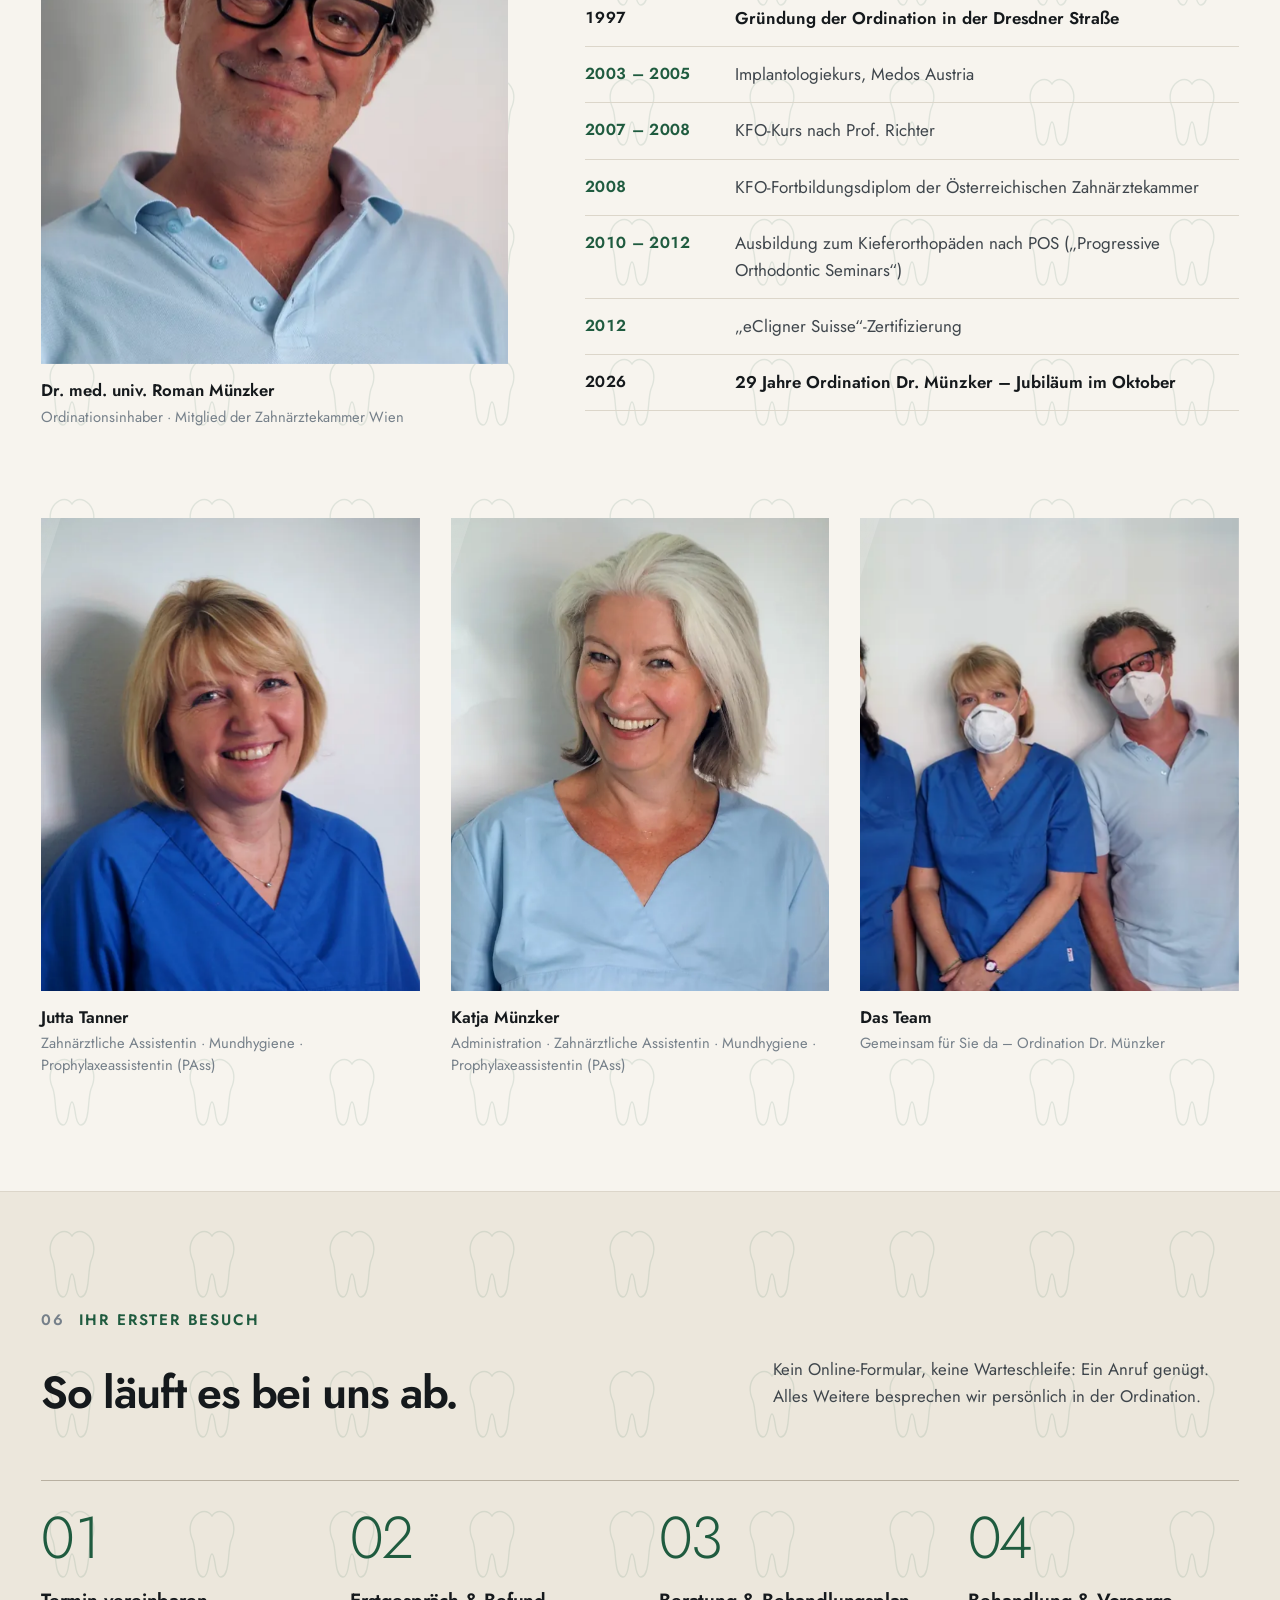
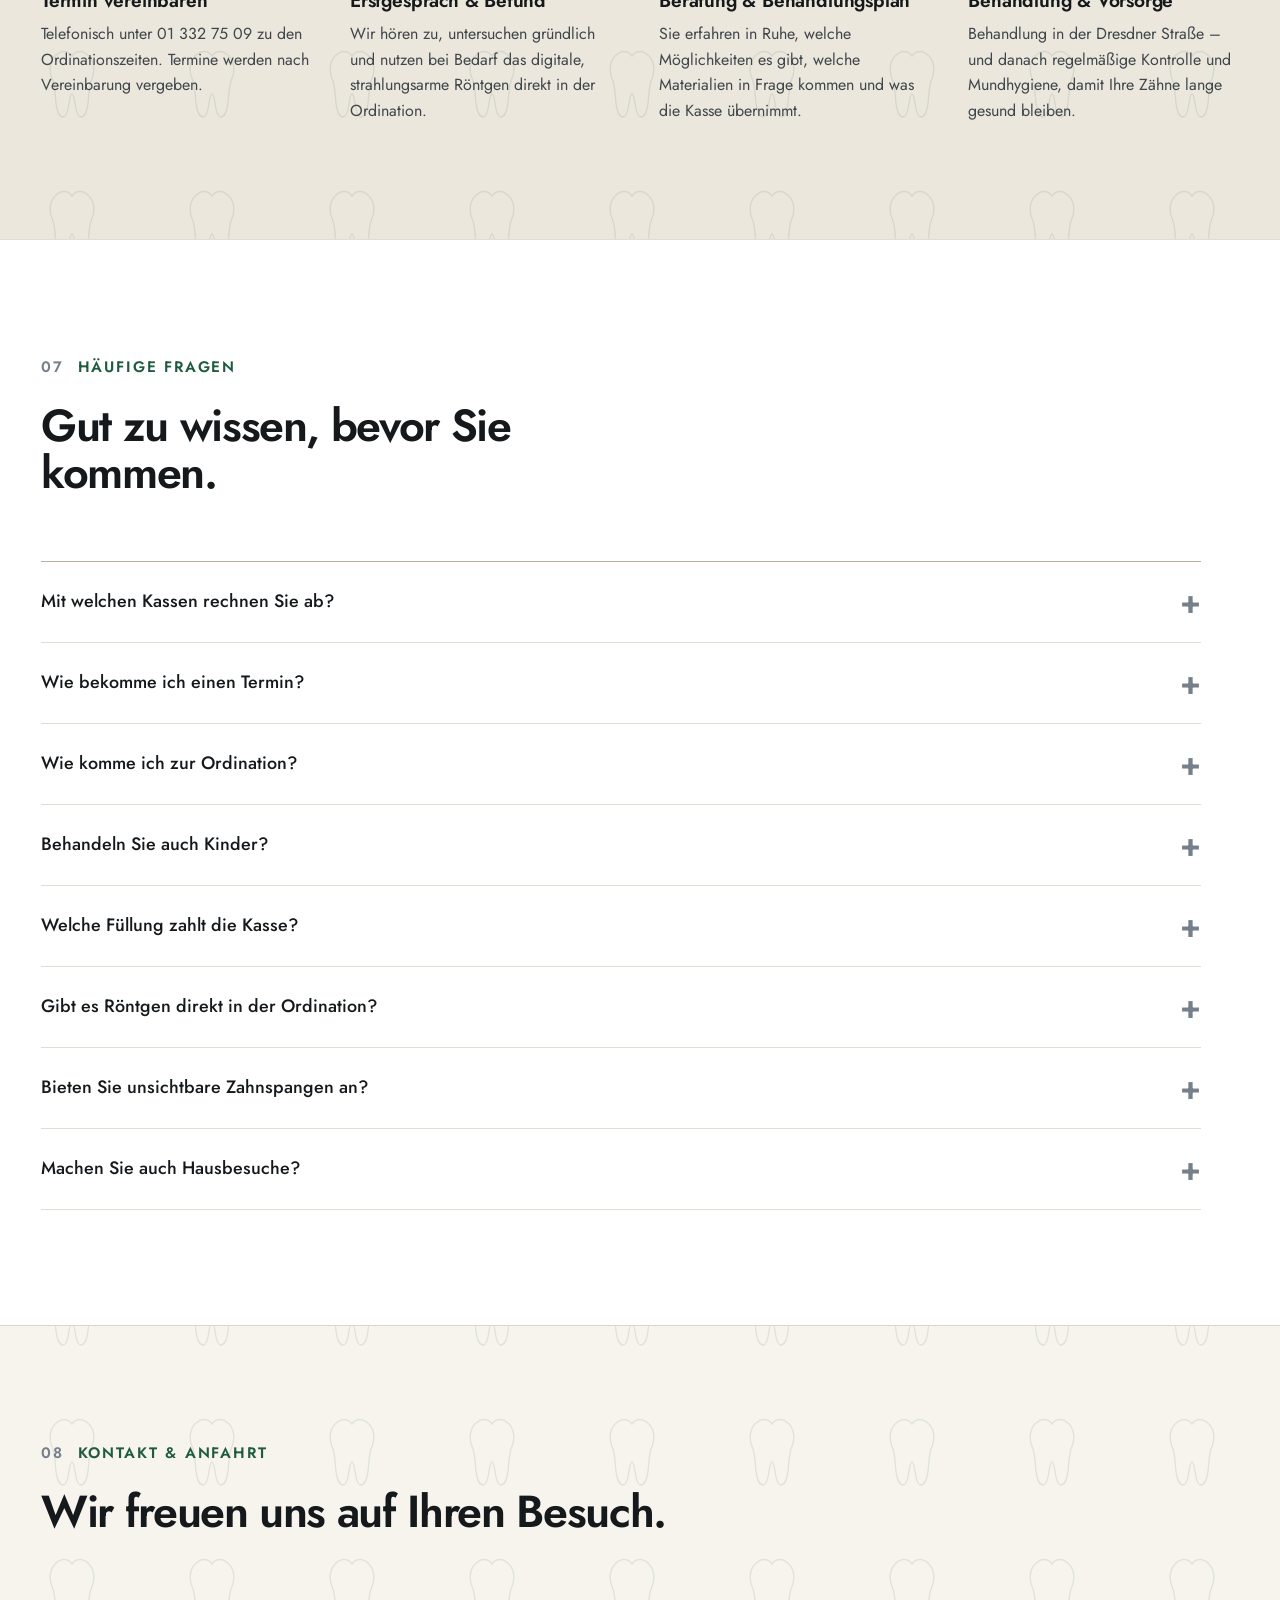
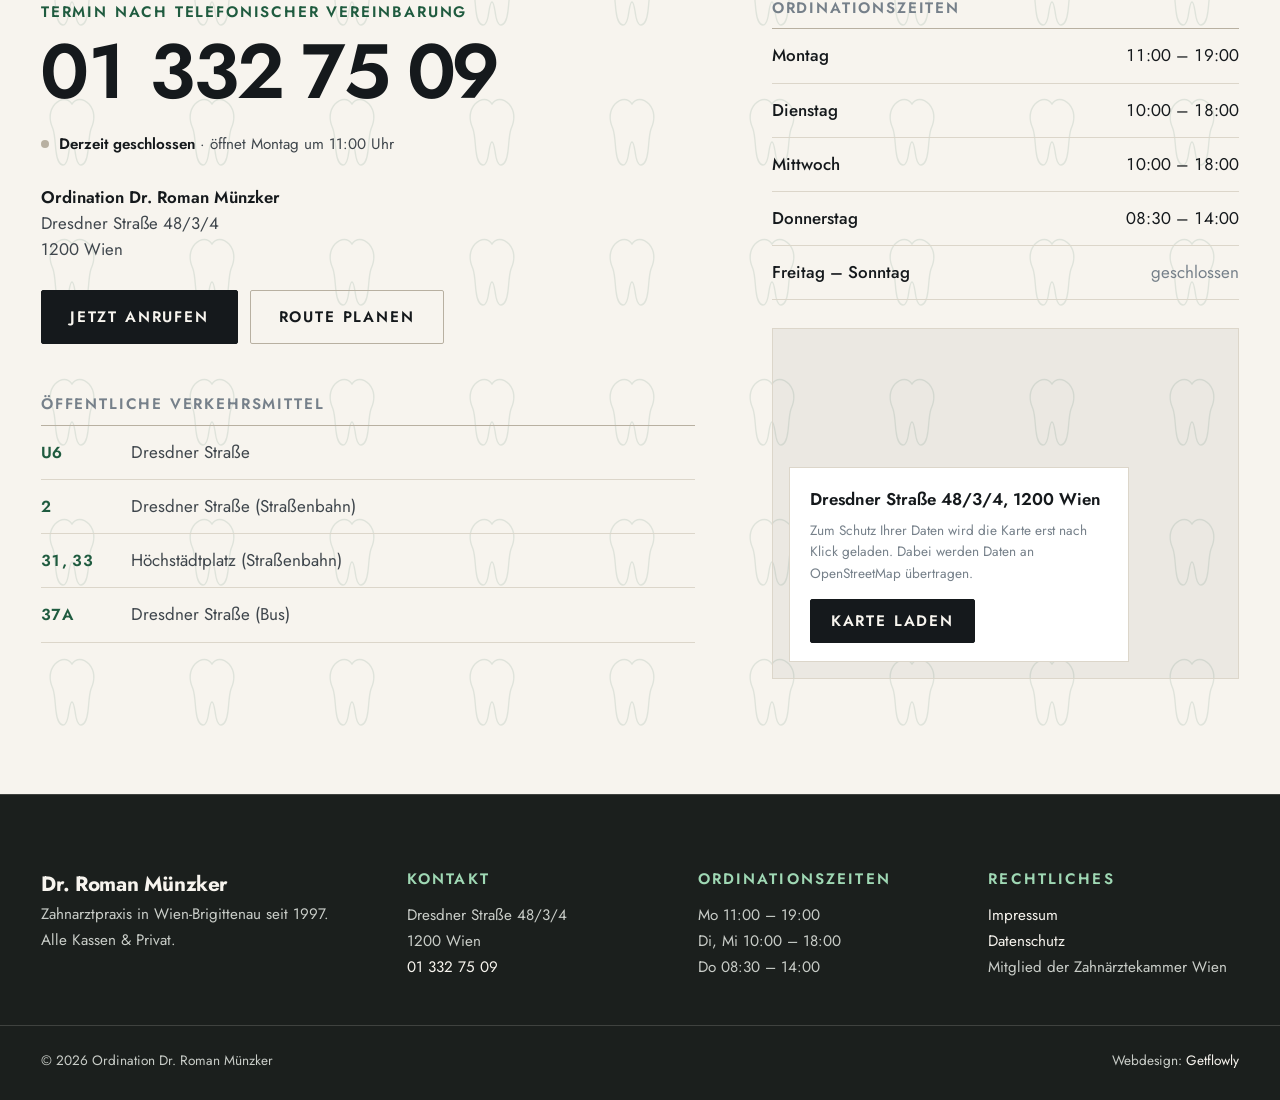
<file: v3.3/index.html>
<!doctype html>
<html lang="de-AT" class="no-js">
<head>
  <meta charset="utf-8">
  <meta name="viewport" content="width=device-width, initial-scale=1, viewport-fit=cover">
  <title>Zahnarzt Dr. Roman Münzker – Ordination in 1200 Wien · Alle Kassen · Entwurf v3.3 · Zähne · Jost</title>
  <meta name="description" content="Zahnarztpraxis Dr. Roman Münzker in Wien-Brigittenau seit 1997: Prophylaxe, Füllungen, Zahnersatz, Implantologie und Kieferorthopädie für Kinder und Erwachsene. Alle Kassen &amp; Privat. Tel. 01 332 75 09.">
  <meta name="robots" content="noindex, nofollow">
  <meta name="theme-color" content="#f7f4ee">
  <link rel="canonical" href="https://www.zahnarzt-muenzker.at/">
  <link rel="icon" href="../favicon.svg" type="image/svg+xml">
  <meta property="og:type" content="website">
  <meta property="og:locale" content="de_AT">
  <meta property="og:title" content="Zahnarzt Dr. Roman Münzker – 1200 Wien">
  <meta property="og:description" content="Ihre Zahnarztpraxis in der Brigittenau seit 1997. Alle Kassen &amp; Privat.">
  <meta property="og:image" content="../assets/img/behandlung-2-1600.webp">
  <link rel="preload" href="../v3/assets/fonts/jost-latin-wght-normal.woff2" as="font" type="font/woff2" crossorigin>
  <link rel="stylesheet" href="../v3/assets/css/base.css">
  <link rel="stylesheet" href="../v3/assets/css/theme-zaehne.css">
</head>
<body>
  <a class="skip-link" href="#main">Zum Inhalt springen</a>

  <header class="header" id="header">
    <div class="wrap header__row">
      <a class="brand" href="#top">
        <span class="brand__name">Dr. Roman Münzker</span>
        <span class="brand__sub">Zahnarzt · 1200 Wien</span>
      </a>
      <nav class="nav" id="nav" aria-label="Hauptnavigation">
        <a href="#leistungen">Leistungen</a>
        <a href="#kfo">Kieferorthopädie</a>
        <a href="#ordination">Ordination</a>
        <a href="#team">Team</a>
        <a href="#fragen">Fragen</a>
        <a href="#kontakt">Kontakt</a>
        <a class="nav__phone" href="tel:+4313327509">01 332 75 09</a>
      </nav>
      <a class="btn btn--sm header__cta" href="tel:+4313327509">Termin vereinbaren</a>
      <button class="menu-toggle" id="menu-toggle" aria-label="Menü öffnen" aria-expanded="false" aria-controls="nav"><span class="menu-toggle__open">Menü</span><span class="menu-toggle__close">Schließen</span></button>
    </div>
  </header>

  <main id="main">

    <section class="hero" id="top">
      <div class="hero__text">
        <div class="hero__inner">
          <p class="kicker">Zahnarzt in Wien-Brigittenau · seit 1997</p>
          <h1>Zähne erhalten – ein Leben lang.</h1>
          <p class="lead">Prophylaxe, Füllungen, Zahnersatz, Implantologie und Kieferorthopädie für Kinder und Erwachsene. Persönlich betreut von Dr.&nbsp;Roman Münzker und seinem Team. Alle Kassen &amp; Privat.</p>
          <div class="hero__actions">
            <a class="btn" href="tel:+4313327509">Termin vereinbaren</a>
            <a class="textlink" href="tel:+4313327509">01 332 75 09</a>
          </div>
          <p class="status" data-status><span class="status__dot" aria-hidden="true"></span><span data-status-text>Mo 11–19 · Di &amp; Mi 10–18 · Do 8:30–14 Uhr</span></p>
        </div>
      </div>
      <figure class="hero__photo">
        <div class="media media--hero"><img src="../assets/img/behandlung-2-1600.webp"
             srcset="../assets/img/behandlung-2-800.webp 800w, ../assets/img/behandlung-2-1600.webp 1600w, ../assets/img/behandlung-2-2200.webp 2200w"
             sizes="(max-width: 900px) 100vw, 54vw" alt="Behandlungsraum der Ordination mit moderner Behandlungseinheit" width="1600" height="1200" fetchpriority="high"></div>
        <figcaption>Behandlungsraum, Dresdner Straße 48</figcaption>
      </figure>
    </section>

    <div class="facts">
      <div class="wrap facts__grid">
        <div class="reveal"><small>Ordination seit</small><b>1997</b></div>
        <div class="reveal"><small>Versicherung</small><b>Alle Kassen &amp; Privat</b></div>
        <div class="reveal"><small>Diagnostik</small><b>Digitales Röntgen</b></div>
        <div class="reveal"><small>Anfahrt</small><b>U6 Dresdner Straße</b></div>
      </div>
    </div>

    <section class="section" id="leistungen" aria-labelledby="leistungen-title">
      <div class="wrap">
        <div class="reveal section__head">
          <p class="kicker"><span>01</span>Leistungen</p>
          <h2 id="leistungen-title">Alles für Ihre Zähne – unter einem Dach.</h2>
          <p class="section__intro">Oberstes Ziel unserer Ordination ist die Zahnerhaltung. Von der Vorsorge über Füllungen und Zahnersatz bis zur Kieferorthopädie – als Kassen- oder Privatleistung.</p>
        </div>
        <div class="cards">
          <article class="reveal card">
            <span class="card__num">01</span>
            <div class="media"><img src="../assets/img/laecheln-750.webp" alt="" width="750" height="563" loading="lazy"></div>
            <h3>Prophylaxe &amp; Mundhygiene</h3>
            <p>Vorbeugung von Karies und Zahnbetterkrankungen (Parodontitis). Je nach Risiko ist eine halbjährliche bis jährliche professionelle Zahnreinigung sinnvoll – in einzelnen Fällen auch in kürzeren Intervallen.</p>
          </article>
          <a class="reveal card card--link" href="#fuellungen">
            <span class="card__num">02</span>
            <div class="media"><img src="../assets/img/behandlung-1-700.webp" alt="" width="700" height="911" loading="lazy"></div>
            <h3>Füllungstherapie</h3>
            <p>Seit 2025 ist Amalgam EU-weit verboten. Wir beraten Sie zu den Alternativen – vom Glasionomerzement bis zum Keramikinlay. Materialien im Vergleich →</p>
          </a>
          <article class="reveal card">
            <span class="card__num">03</span>
            <div class="media"><img src="../assets/img/zahnmodell-800.webp" alt="" width="800" height="424" loading="lazy"></div>
            <h3>Zahnersatz</h3>
            <p>Abnehmbare und festsitzende Lösungen: Kronen und Brücken (Metall-Keramik oder Vollkeramik), Teilprothesen – auch klammerlos – und Vollprothesen. Bei Bedarf auch implantatgetragen.</p>
          </article>
          <article class="reveal card">
            <span class="card__num">04</span>
            <div class="media"><img src="../assets/img/behandlung-3-700.webp" alt="" width="700" height="933" loading="lazy"></div>
            <h3>Chirurgie &amp; Implantologie</h3>
            <p>Implantologie – vor allem auch zur Fixierung schlecht sitzender Teil- und Totalprothesen –, Wurzelspitzenresektion sowie Freilegung und, wenn notwendig, Entfernung retinierter Zähne, auch von Weisheitszähnen.</p>
          </article>
          <a class="reveal card card--link" href="#kfo">
            <span class="card__num">05</span>
            <div class="media"><img src="../assets/img/kieferorthopaedie-800.webp" alt="" width="800" height="353" loading="lazy"></div>
            <h3>Kieferorthopädie</h3>
            <p>Festsitzende und abnehmbare Zahnspangen für Kinder und Erwachsene sowie unsichtbare Zahnspangen („eCligner“). Mehr zur Kieferorthopädie →</p>
          </a>
          <article class="reveal card">
            <span class="card__num">06</span>
            <div class="media"><img src="../assets/img/panoramaroentgen-800.webp" alt="" width="800" height="624" loading="lazy"></div>
            <h3>Digitales Röntgen</h3>
            <p>Als modernes diagnostisches Hilfsmittel steht in unserer Ordination ein digitales und damit strahlungsarmes Kleinbild- und Panoramaröntgen zur Verfügung.</p>
          </article>
        </div>
        <p class="reveal extras"><b>Sonderleistungen:</b> Hausbesuche · Zahnschmuck · Expressreparatur von Zahnersatz · Reinigung von Zahnersatz im Ultraschallbad</p>
      </div>
    </section>

    <section class="statement" aria-label="Leitsatz">
      <div class="wrap">
        <p class="reveal">Oberstes Ziel unserer Ordination ist die Zahnerhaltung.<small>Vorsorge statt Reparatur: Wer regelmäßig zur Kontrolle und Mundhygiene kommt, behält seine eigenen Zähne länger gesund – und spart sich aufwändige Behandlungen.</small></p>
      </div>
    </section>

    <section class="section--rule" id="kfo" aria-labelledby="kfo-title">
      <div class="split">
        <figure class="split__photo">
          <div class="media"><img src="../assets/img/kieferorthopaedie-1024.webp" srcset="../assets/img/kieferorthopaedie-800.webp 800w, ../assets/img/kieferorthopaedie-1024.webp 1024w" sizes="(max-width: 900px) 100vw, 50vw" alt="Kieferorthopädische Modelle und transparente Zahnschienen" width="1024" height="452" loading="lazy"></div>
          <figcaption>Festsitzende Apparatur am Modell</figcaption>
        </figure>
        <div class="split__text">
          <div class="reveal split__inner">
            <p class="kicker"><span>02</span>Kieferorthopädie</p>
            <h2 id="kfo-title">Gerade Zähne – in jedem Alter.</h2>
            <p class="lead">Das kieferorthopädische Leistungsspektrum unserer Ordination umfasst festsitzende und abnehmbare Zahnspangen für Kinder und Erwachsene sowie die sogenannten unsichtbaren Zahnspangen („eCligner“).</p>
            <p>Dr. Münzker hat sich dafür umfassend fortgebildet – unter anderem mit dem KFO-Fortbildungsdiplom der Österreichischen Zahnärztekammer und der „eCligner Suisse“-Zertifizierung.</p>
            <dl class="deflist">
              <div><dt>Festsitzend</dt><dd>Zahnspangen für Kinder &amp; Erwachsene</dd></div>
              <div><dt>Abnehmbar</dt><dd>Zahnspangen für Kinder &amp; Erwachsene</dd></div>
              <div><dt>Unsichtbar</dt><dd>Transparente Schienen mit eCligner</dd></div>
            </dl>
          </div>
        </div>
      </div>
    </section>

    <section class="section section--rule section--paper" id="fuellungen" aria-labelledby="fuellungen-title">
      <div class="wrap">
        <div class="reveal section__head">
          <p class="kicker"><span>03</span>Füllungstherapie</p>
          <h2 id="fuellungen-title">Amalgam ist Geschichte. Welche Füllung passt zu Ihnen?</h2>
          <p class="section__intro">Seit Anfang 2025 ist die Verwendung von Amalgam für Zahnfüllungen per EU-Verordnung verboten. Als Alternative kommen diese Materialien in Frage:</p>
        </div>
        <table class="reveal table">
          <thead>
            <tr><th scope="col">Material</th><th scope="col">Eigenschaften</th><th scope="col">Haltbarkeit · Einsatz</th><th scope="col">Kosten</th></tr>
          </thead>
          <tbody>
            <tr>
              <th scope="row"><span class="matcell"><span class="swatch swatch--stein" aria-hidden="true"></span><span class="mat">Steinzement<small>Langzeitprovisorium</small></span></span></th>
              <td data-label="Eigenschaften">Das einzige Füllungsmaterial, bei dem die ÖGK die vollen Kosten übernimmt. Kann aber eher nur als Langzeitprovisorium angesehen werden.</td>
              <td data-label="Haltbarkeit · Einsatz">ca. 6 Monate – 2 Jahre</td>
              <td data-label="Kosten">ÖGK: volle Kostenübernahme</td>
            </tr>
            <tr>
              <th scope="row"><span class="matcell"><span class="swatch swatch--giz" aria-hidden="true"></span><span class="mat">Glasionomerzement<small>GIZ</small></span></span></th>
              <td data-label="Eigenschaften">Haltbarer als Steinzement. Gibt Fluor ab und hilft so, Sekundärkaries zu verhindern. Nicht für jede Indikation geeignet, wäscht sich aus, ist etwas rau und kann sich verfärben.</td>
              <td data-label="Haltbarkeit · Einsatz">Kinder bis zum vollendeten 15. Lebensjahr, Schwangere und stillende Mütter</td>
              <td data-label="Kosten">Alle Kassen für die genannten Gruppen · BVAEB &amp; KFA: Kostenübernahme für alle Patientinnen und Patienten</td>
            </tr>
            <tr>
              <th scope="row"><span class="matcell"><span class="swatch swatch--composite" aria-hidden="true"></span><span class="mat">Composite<small>Zahnfarbene Kunststofffüllung</small></span></span></th>
              <td data-label="Eigenschaften">Das beste und haltbarste plastische Füllungsmaterial – für alle Indikationen geeignet. Die Verarbeitung ist aufwändig: Trockenlegung, Konditionierung des Zahnes, schichtweise Aushärtung.</td>
              <td data-label="Haltbarkeit · Einsatz">Front- und Seitenzähne</td>
              <td data-label="Kosten">Frontzähne (Eckzahn bis Eckzahn): von allen Kassen bezahlt · Seitenzähne: Privatleistung</td>
            </tr>
            <tr>
              <th scope="row"><span class="matcell"><span class="swatch swatch--gold" aria-hidden="true"></span><span class="mat">Gold- &amp; Keramikinlays<small>Laborgefertigt</small></span></span></th>
              <td data-label="Eigenschaften">Die beste Versorgungsmöglichkeit kariöser Läsionen im Seitenzahnbereich – passgenau im Labor gefertigt.</td>
              <td data-label="Haltbarkeit · Einsatz">Zahn wird präpariert, Abformung, Fertigung des Formteils im Labor am Gipsmodell, Einsetzen (zementiert oder geklebt)</td>
              <td data-label="Kosten">Privatleistung</td>
            </tr>
          </tbody>
        </table>
        <p class="reveal footnote">Welche Lösung für Ihren Zahn sinnvoll ist, besprechen wir gerne persönlich mit Ihnen in der Ordination.</p>
      </div>
    </section>

    <section class="section section--rule section--surface" id="ordination" aria-labelledby="ordination-title">
      <div class="wrap">
        <div class="reveal section__head">
          <p class="kicker"><span>04</span>Die Ordination</p>
          <h2 id="ordination-title">Hell, freundlich und modern ausgestattet.</h2>
          <p class="section__intro">Ein Blick in unsere Räume in der Dresdner Straße: Behandlungszimmer, Wartebereich und eine eigene Spielecke für unsere jüngsten Patientinnen und Patienten. Ein digitales, strahlungsarmes Kleinbild- und Panoramaröntgen steht direkt in der Ordination zur Verfügung.</p>
          <div class="section__aside strip-nav" aria-label="Galerie blättern">
            <button class="strip-btn" type="button" data-strip="prev" aria-label="Zurück">←</button>
            <button class="strip-btn" type="button" data-strip="next" aria-label="Weiter">→</button>
          </div>
        </div>
      </div>
      <div class="strip" id="gallery" tabindex="0" aria-label="Bilder aus der Ordination – horizontal scrollen">
        <button class="reveal g" data-full="../assets/img/behandlung-2-2200.webp"><div class="media"><img src="../assets/img/behandlung-2-1600.webp" alt="Behandlungsraum mit Behandlungseinheit und Monitor" loading="lazy" width="1600" height="1200"></div><span class="cap">Behandlungsraum</span></button>
        <button class="reveal g" data-full="../assets/img/behandlung-1-1400.webp"><div class="media"><img src="../assets/img/behandlung-1-700.webp" alt="Behandlungsstuhl im Detail" loading="lazy" width="700" height="911"></div><span class="cap">Behandlungseinheit</span></button>
        <button class="reveal g" data-full="../assets/img/wartezimmer-1-1024.webp"><div class="media"><img src="../assets/img/wartezimmer-1-800.webp" alt="Heller Wartebereich mit Stühlen" loading="lazy" width="800" height="570"></div><span class="cap">Wartebereich</span></button>
        <button class="reveal g" data-full="../assets/img/kinderecke-2-1600.webp"><div class="media"><img src="../assets/img/kinderecke-2-800.webp" alt="Kinderbücher über Zähne auf dem Kindertisch" loading="lazy" width="800" height="600"></div><span class="cap">Kinderecke</span></button>
        <button class="reveal g" data-full="../assets/img/roentgenraum-1600.webp"><div class="media"><img src="../assets/img/roentgenraum-800.webp" alt="Eingang zum Röntgenraum" loading="lazy" width="800" height="600"></div><span class="cap">Röntgenraum</span></button>
        <button class="reveal g" data-full="../assets/img/behandlung-3-1400.webp"><div class="media"><img src="../assets/img/behandlung-3-700.webp" alt="Zweiter Behandlungsraum mit Fenster" loading="lazy" width="700" height="933"></div><span class="cap">Behandlungsraum 2</span></button>
        <button class="reveal g" data-full="../assets/img/panoramaroentgen-1600.webp"><div class="media"><img src="../assets/img/panoramaroentgen-800.webp" alt="Digitales Panoramaröntgengerät" loading="lazy" width="800" height="624"></div><span class="cap">Panoramaröntgen</span></button>
        <button class="reveal g" data-full="../assets/img/modell-1024.webp"><div class="media"><img src="../assets/img/modell-800.webp" alt="Gipsmodell eines Gebisses" loading="lazy" width="800" height="503"></div><span class="cap">Zahnmodell</span></button>
        <button class="reveal g" data-full="../assets/img/kinderecke-3-1600.webp"><div class="media"><img src="../assets/img/kinderecke-3-800.webp" alt="Kleine Spielsachen für Kinder" loading="lazy" width="800" height="600"></div><span class="cap">Für die Kleinen</span></button>
        <button class="reveal g" data-full="../assets/img/wartezimmer-2-1024.webp"><div class="media"><img src="../assets/img/wartezimmer-2-800.webp" alt="Wartebereich mit Bildschirm und Informationen" loading="lazy" width="800" height="610"></div><span class="cap">Wartebereich</span></button>
        <button class="reveal g" data-full="../assets/img/kinderecke-1-1024.webp"><div class="media"><img src="../assets/img/kinderecke-1-800.webp" alt="Spielecke mit Kindertisch und Spielzeug" loading="lazy" width="800" height="600"></div><span class="cap">Spielecke</span></button>
        <button class="reveal g" data-full="../assets/img/praxislabor-1600.webp"><div class="media"><img src="../assets/img/praxislabor-800.webp" alt="Technisches Gerät in der Ordination" loading="lazy" width="800" height="600"></div><span class="cap">Technik</span></button>
      </div>
    </section>

    <section class="section section--rule" id="team" aria-labelledby="team-title">
      <div class="wrap">
        <div class="reveal section__head">
          <p class="kicker"><span>05</span>Team</p>
          <h2 id="team-title">Erfahrung, die man spürt.</h2>
          <p class="section__intro">Seit 1997 führt Dr. Roman Münzker seine Ordination in der Brigittenau. Neben der allgemeinen Zahnheilkunde hat er sich laufend in Implantologie und Kieferorthopädie weitergebildet.</p>
        </div>
        <div class="doctor">
          <figure class="reveal portrait">
            <div class="media"><img src="../assets/img/dr-roman-muenzker-1200.webp" srcset="../assets/img/dr-roman-muenzker-600.webp 600w, ../assets/img/dr-roman-muenzker-1200.webp 1200w" sizes="(max-width: 900px) 100vw, 38vw" alt="Porträt Dr. med. univ. Roman Münzker" width="1200" height="1600" loading="lazy"></div>
            <figcaption><b>Dr. med. univ. Roman Münzker</b>Ordinationsinhaber · Mitglied der Zahnärztekammer Wien</figcaption>
          </figure>
          <div class="reveal cv">
            <h3>Werdegang</h3>
            <table class="cv__table">
              <tbody>
                <tr><th scope="row">1992</th><td>Promotion zum Doktor der gesamten Heilkunde</td></tr>
                <tr><th scope="row">1993 – 1995</th><td>Ausbildung zum Facharzt für Zahn-, Mund- &amp; Kieferheilkunde</td></tr>
                <tr><th scope="row">1996 – 1997</th><td>Anstellung im Zahnambulatorium Floridsdorf der WGKK</td></tr>
                <tr class="is-key"><th scope="row">1997</th><td>Gründung der Ordination in der Dresdner Straße</td></tr>
                <tr><th scope="row">2003 – 2005</th><td>Implantologiekurs, Medos Austria</td></tr>
                <tr><th scope="row">2007 – 2008</th><td>KFO-Kurs nach Prof. Richter</td></tr>
                <tr><th scope="row">2008</th><td>KFO-Fortbildungsdiplom der Österreichischen Zahnärztekammer</td></tr>
                <tr><th scope="row">2010 – 2012</th><td>Ausbildung zum Kieferorthopäden nach POS („Progressive Orthodontic Seminars“)</td></tr>
                <tr><th scope="row">2012</th><td>„eCligner Suisse“-Zertifizierung</td></tr>
                <tr class="is-key"><th scope="row">2026</th><td>29 Jahre Ordination Dr. Münzker – Jubiläum im Oktober</td></tr>
              </tbody>
            </table>
          </div>
        </div>
        <div class="team">
          <figure class="reveal portrait">
            <div class="media"><img src="../assets/img/jutta-tanner-600.webp" srcset="../assets/img/jutta-tanner-600.webp 600w, ../assets/img/jutta-tanner-1000.webp 1000w" sizes="(max-width: 600px) 100vw, 30vw" alt="Porträt Jutta Tanner" width="600" height="800" loading="lazy"></div>
            <figcaption><b>Jutta Tanner</b>Zahnärztliche Assistentin · Mundhygiene · Prophylaxeassistentin (PAss)</figcaption>
          </figure>
          <figure class="reveal portrait">
            <div class="media"><img src="../assets/img/katja-muenzker-600.webp" srcset="../assets/img/katja-muenzker-600.webp 600w, ../assets/img/katja-muenzker-1000.webp 1000w" sizes="(max-width: 600px) 100vw, 30vw" alt="Porträt Katja Münzker" width="600" height="800" loading="lazy"></div>
            <figcaption><b>Katja Münzker</b>Administration · Zahnärztliche Assistentin · Mundhygiene · Prophylaxeassistentin (PAss)</figcaption>
          </figure>
          <figure class="reveal portrait">
            <div class="media"><img src="../assets/img/team-gruppe-800.webp" srcset="../assets/img/team-gruppe-800.webp 800w, ../assets/img/team-gruppe-1600.webp 1600w" sizes="(max-width: 600px) 100vw, 30vw" alt="Das Team der Ordination Dr. Münzker" width="800" height="600" loading="lazy"></div>
            <figcaption><b>Das Team</b>Gemeinsam für Sie da – Ordination Dr. Münzker</figcaption>
          </figure>
        </div>
      </div>
    </section>

    <section class="section section--rule section--surface" id="ablauf" aria-labelledby="ablauf-title">
      <div class="wrap">
        <div class="reveal section__head">
          <p class="kicker"><span>06</span>Ihr erster Besuch</p>
          <h2 id="ablauf-title">So läuft es bei uns ab.</h2>
          <p class="section__intro">Kein Online-Formular, keine Warteschleife: Ein Anruf genügt. Alles Weitere besprechen wir persönlich in der Ordination.</p>
        </div>
        <ol class="steps" style="list-style:none;margin:0;padding:0">
          <li class="reveal step"><div class="step__num">01</div><h3>Termin vereinbaren</h3><p>Telefonisch unter 01 332 75 09 zu den Ordinationszeiten. Termine werden nach Vereinbarung vergeben.</p></li>
          <li class="reveal step"><div class="step__num">02</div><h3>Erstgespräch &amp; Befund</h3><p>Wir hören zu, untersuchen gründlich und nutzen bei Bedarf das digitale, strahlungsarme Röntgen direkt in der Ordination.</p></li>
          <li class="reveal step"><div class="step__num">03</div><h3>Beratung &amp; Behandlungsplan</h3><p>Sie erfahren in Ruhe, welche Möglichkeiten es gibt, welche Materialien in Frage kommen und was die Kasse übernimmt.</p></li>
          <li class="reveal step"><div class="step__num">04</div><h3>Behandlung &amp; Vorsorge</h3><p>Behandlung in der Dresdner Straße – und danach regelmäßige Kontrolle und Mundhygiene, damit Ihre Zähne lange gesund bleiben.</p></li>
        </ol>
      </div>
    </section>

    <section class="section section--rule section--paper" id="fragen" aria-labelledby="fragen-title">
      <div class="wrap">
        <div class="reveal section__head">
          <p class="kicker"><span>07</span>Häufige Fragen</p>
          <h2 id="fragen-title">Gut zu wissen, bevor Sie kommen.</h2>
        </div>
        <div class="reveal faq">
          <details>
            <summary>Mit welchen Kassen rechnen Sie ab?</summary>
            <div class="faq__body"><p>Mit allen Kassen. Privatleistungen sind ebenfalls möglich – welche Leistung Kassen- und welche Privatleistung ist, besprechen wir vorab mit Ihnen.</p></div>
          </details>
          <details>
            <summary>Wie bekomme ich einen Termin?</summary>
            <div class="faq__body"><p>Telefonisch unter <a href="tel:+4313327509">01 332 75 09</a> – Montag 11–19 Uhr, Dienstag und Mittwoch 10–18 Uhr, Donnerstag 8:30–14 Uhr. Termine nach Vereinbarung.</p></div>
          </details>
          <details>
            <summary>Wie komme ich zur Ordination?</summary>
            <div class="faq__body"><p>Dresdner Straße 48/3/4, 1200 Wien. Mit der U6 bis Dresdner Straße, mit der Straßenbahn 2 (Dresdner Straße) oder 31 und 33 (Höchstädtplatz), mit dem Bus 37A (Dresdner Straße).</p></div>
          </details>
          <details>
            <summary>Behandeln Sie auch Kinder?</summary>
            <div class="faq__body"><p>Ja. Kinder bis zum vollendeten 15. Lebensjahr erhalten Glasionomerzement-Füllungen als Kassenleistung, kieferorthopädische Behandlungen bieten wir für Kinder und Erwachsene an – und im Wartebereich gibt es eine eigene Spielecke.</p></div>
          </details>
          <details>
            <summary>Welche Füllung zahlt die Kasse?</summary>
            <div class="faq__body"><p>Steinzement übernimmt die ÖGK zur Gänze. Glasionomerzement zahlen alle Kassen für Kinder bis 15, Schwangere und stillende Mütter (BVAEB und KFA für alle). Zahnfarbenes Composite wird im Frontzahnbereich von allen Kassen bezahlt, im Seitenzahnbereich ist es eine Privatleistung. <a href="#fuellungen">Materialien im Vergleich</a></p></div>
          </details>
          <details>
            <summary>Gibt es Röntgen direkt in der Ordination?</summary>
            <div class="faq__body"><p>Ja. Ein digitales und damit strahlungsarmes Kleinbild- und Panoramaröntgen steht in der Ordination zur Verfügung – ohne zusätzlichen Weg zu einem Institut.</p></div>
          </details>
          <details>
            <summary>Bieten Sie unsichtbare Zahnspangen an?</summary>
            <div class="faq__body"><p>Ja, transparente Schienen mit eCligner. Dr. Münzker ist „eCligner Suisse“-zertifiziert und hat das KFO-Fortbildungsdiplom der Österreichischen Zahnärztekammer.</p></div>
          </details>
          <details>
            <summary>Machen Sie auch Hausbesuche?</summary>
            <div class="faq__body"><p>Ja, Hausbesuche gehören zu unseren Sonderleistungen – ebenso Expressreparaturen von Zahnersatz und die Reinigung von Zahnersatz im Ultraschallbad.</p></div>
          </details>
        </div>
      </div>
    </section>

    <section class="section section--rule" id="kontakt" aria-labelledby="kontakt-title">
      <div class="wrap">
        <div class="reveal section__head">
          <p class="kicker"><span>08</span>Kontakt &amp; Anfahrt</p>
          <h2 id="kontakt-title">Wir freuen uns auf Ihren Besuch.</h2>
        </div>
        <div class="contact">
          <div class="reveal contact__main">
            <p class="contact__label">Termin nach telefonischer Vereinbarung</p>
            <a class="phone" href="tel:+4313327509">01 332 75 09</a>
            <p class="status" data-status><span class="status__dot" aria-hidden="true"></span><span data-status-text>Mo 11–19 · Di &amp; Mi 10–18 · Do 8:30–14 Uhr</span></p>
            <address class="contact__addr">
              <b>Ordination Dr. Roman Münzker</b><br>
              Dresdner Straße 48/3/4<br>
              1200 Wien
            </address>
            <div class="contact__actions">
              <a class="btn" href="tel:+4313327509">Jetzt anrufen</a>
              <a class="btn btn--line" href="https://www.google.com/maps/dir/?api=1&amp;destination=Dresdner+Stra%C3%9Fe+48%2C+1200+Wien" target="_blank" rel="noopener">Route planen</a>
            </div>
            <h3 class="contact__h">Öffentliche Verkehrsmittel</h3>
            <table class="transit">
              <tbody>
                <tr><th scope="row">U6</th><td>Dresdner Straße</td></tr>
                <tr><th scope="row">2</th><td>Dresdner Straße (Straßenbahn)</td></tr>
                <tr><th scope="row">31, 33</th><td>Höchstädtplatz (Straßenbahn)</td></tr>
                <tr><th scope="row">37A</th><td>Dresdner Straße (Bus)</td></tr>
              </tbody>
            </table>
          </div>
          <div class="reveal contact__side">
            <h3 class="contact__h">Ordinationszeiten</h3>
            <table class="hours">
              <caption class="sr-only">Ordinationszeiten</caption>
              <tbody>
                <tr data-day="1"><th scope="row">Montag</th><td>11:00 – 19:00</td></tr>
                <tr data-day="2"><th scope="row">Dienstag</th><td>10:00 – 18:00</td></tr>
                <tr data-day="3"><th scope="row">Mittwoch</th><td>10:00 – 18:00</td></tr>
                <tr data-day="4"><th scope="row">Donnerstag</th><td>08:30 – 14:00</td></tr>
                <tr data-day="5,6,0" class="is-closed"><th scope="row">Freitag – Sonntag</th><td>geschlossen</td></tr>
              </tbody>
            </table>
            <div class="map" id="map">
              <div class="map__panel">
                <b>Dresdner Straße 48/3/4, 1200 Wien</b>
                <p>Zum Schutz Ihrer Daten wird die Karte erst nach Klick geladen. Dabei werden Daten an OpenStreetMap übertragen.</p>
                <button class="btn btn--sm" id="map-load" type="button">Karte laden</button>
              </div>
            </div>
          </div>
        </div>
      </div>
    </section>
  </main>

  <footer class="footer">
    <div class="wrap footer__grid">
      <div>
        <p class="footer__brand">Dr. Roman Münzker</p>
        <p>Zahnarztpraxis in Wien-Brigittenau seit 1997.<br>Alle Kassen &amp; Privat.</p>
      </div>
      <div>
        <h4>Kontakt</h4>
        <address>Dresdner Straße 48/3/4<br>1200 Wien<br><a href="tel:+4313327509">01 332 75 09</a></address>
      </div>
      <div>
        <h4>Ordinationszeiten</h4>
        <p>Mo 11:00 – 19:00<br>Di, Mi 10:00 – 18:00<br>Do 08:30 – 14:00</p>
      </div>
      <div>
        <h4>Rechtliches</h4>
        <p><a href="../impressum.html">Impressum</a><br><a href="../impressum.html#datenschutz">Datenschutz</a><br>Mitglied der Zahnärztekammer Wien</p>
      </div>
    </div>
    <div class="wrap footer__bottom">
      <span>© <span data-year>2026</span> Ordination Dr. Roman Münzker</span>
      <span>Webdesign: <a href="https://getflowly.at" target="_blank" rel="noopener">Getflowly</a></span>
    </div>
  </footer>

  <nav class="callbar" id="callbar" aria-label="Schnellkontakt">
    <a href="tel:+4313327509">Anrufen</a>
    <a href="https://www.google.com/maps/dir/?api=1&amp;destination=Dresdner+Stra%C3%9Fe+48%2C+1200+Wien" target="_blank" rel="noopener">Route</a>
  </nav>

  <div class="lightbox" id="lightbox" role="dialog" aria-modal="true" aria-label="Bildergalerie" hidden>
    <button class="lb-btn lb-close" type="button" aria-label="Schließen">Schließen</button>
    <button class="lb-btn lb-prev" type="button" aria-label="Vorheriges Bild">←</button>
    <button class="lb-btn lb-next" type="button" aria-label="Nächstes Bild">→</button>
    <div class="lightbox__stage"><img alt=""></div>
    <div class="lightbox__bar"><span data-lb-cap></span><span data-lb-count></span></div>
  </div>

  <script src="../v3/assets/js/main.js" defer></script>
</body>
</html>
</file>
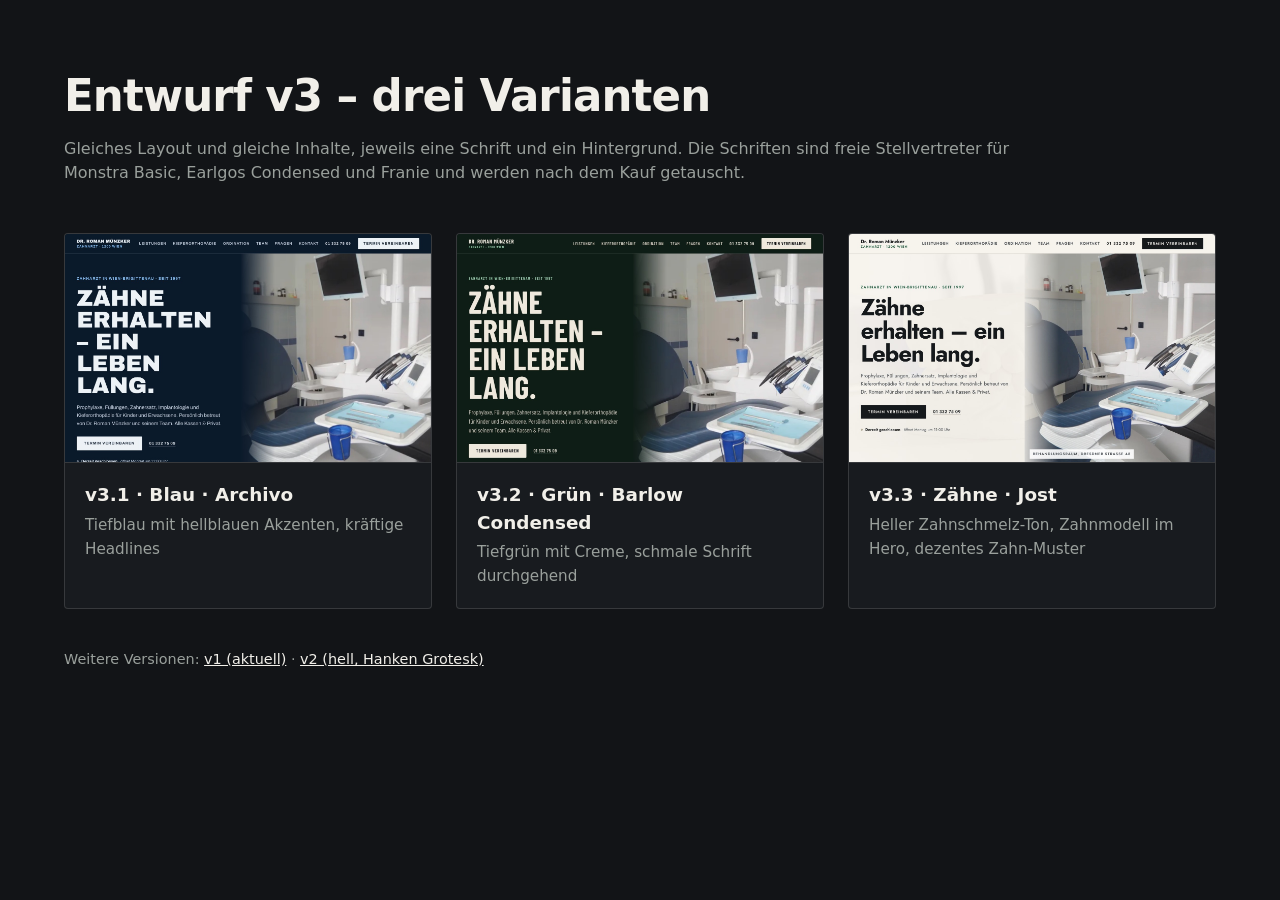
<file: v3/index.html>
<!doctype html>
<html lang="de-AT">
<head>
<meta charset="utf-8">
<meta name="viewport" content="width=device-width, initial-scale=1">
<title>Entwurf v3 – drei Varianten · Ordination Dr. Münzker</title>
<meta name="robots" content="noindex, nofollow">
<link rel="icon" href="../favicon.svg" type="image/svg+xml">
<style>
:root{--bg:#121417;--fg:#f1efe9;--muted:#9aa09c;--line:rgba(241,239,233,.14)}
*{box-sizing:border-box}
body{margin:0;background:var(--bg);color:var(--fg);font-family:system-ui,-apple-system,"Segoe UI",Roboto,sans-serif;line-height:1.5;padding:clamp(24px,5vw,72px)}
h1{font-size:clamp(1.8rem,3.4vw,3rem);margin:0 0 8px;letter-spacing:-.02em}
.sub{color:var(--muted);margin:0 0 clamp(28px,4vw,48px);max-width:60em}
.grid{display:grid;grid-template-columns:repeat(3,minmax(0,1fr));gap:24px}
a.card{display:block;color:inherit;text-decoration:none;border:1px solid var(--line);border-radius:4px;overflow:hidden;background:#181b1f;transition:transform .25s,border-color .25s}
a.card:hover{transform:translateY(-3px);border-color:rgba(241,239,233,.4)}
a.card img{display:block;width:100%;max-width:100%;height:auto;aspect-ratio:16/10;object-fit:cover;object-position:top;border-bottom:1px solid var(--line)}
.card__body{padding:18px 20px 20px}
.card__body b{display:block;font-size:1.15rem;margin-bottom:4px}
.card__body span{color:var(--muted);font-size:.95rem}
.foot{margin-top:40px;color:var(--muted);font-size:.9rem}
.foot a{color:var(--fg)}
@media (max-width:900px){.grid{grid-template-columns:minmax(0,1fr)}}
</style>
</head>
<body>
<h1>Entwurf v3 – drei Varianten</h1>
<p class="sub">Gleiches Layout und gleiche Inhalte, jeweils eine Schrift und ein Hintergrund. Die Schriften sind freie Stellvertreter für Monstra Basic, Earlgos Condensed und Franie und werden nach dem Kauf getauscht.</p>
<div class="grid">
  <a class="card" href="../v3.1/"><img src="vorschau/3.1-desktop.jpg" alt="Vorschau Variante Blau" width="1440" height="900"><div class="card__body"><b>v3.1 · Blau · Archivo</b><span>Tiefblau mit hellblauen Akzenten, kräftige Headlines</span></div></a>
  <a class="card" href="../v3.2/"><img src="vorschau/3.2-desktop.jpg" alt="Vorschau Variante Grün" width="1440" height="900"><div class="card__body"><b>v3.2 · Grün · Barlow Condensed</b><span>Tiefgrün mit Creme, schmale Schrift durchgehend</span></div></a>
  <a class="card" href="../v3.3/"><img src="vorschau/3.3-desktop.jpg" alt="Vorschau Variante Zähne" width="1440" height="900"><div class="card__body"><b>v3.3 · Zähne · Jost</b><span>Heller Zahnschmelz-Ton, Zahnmodell im Hero, dezentes Zahn-Muster</span></div></a>
</div>
<p class="foot">Weitere Versionen: <a href="../">v1 (aktuell)</a> · <a href="../v2/">v2 (hell, Hanken Grotesk)</a></p>
</body>
</html>
</file>
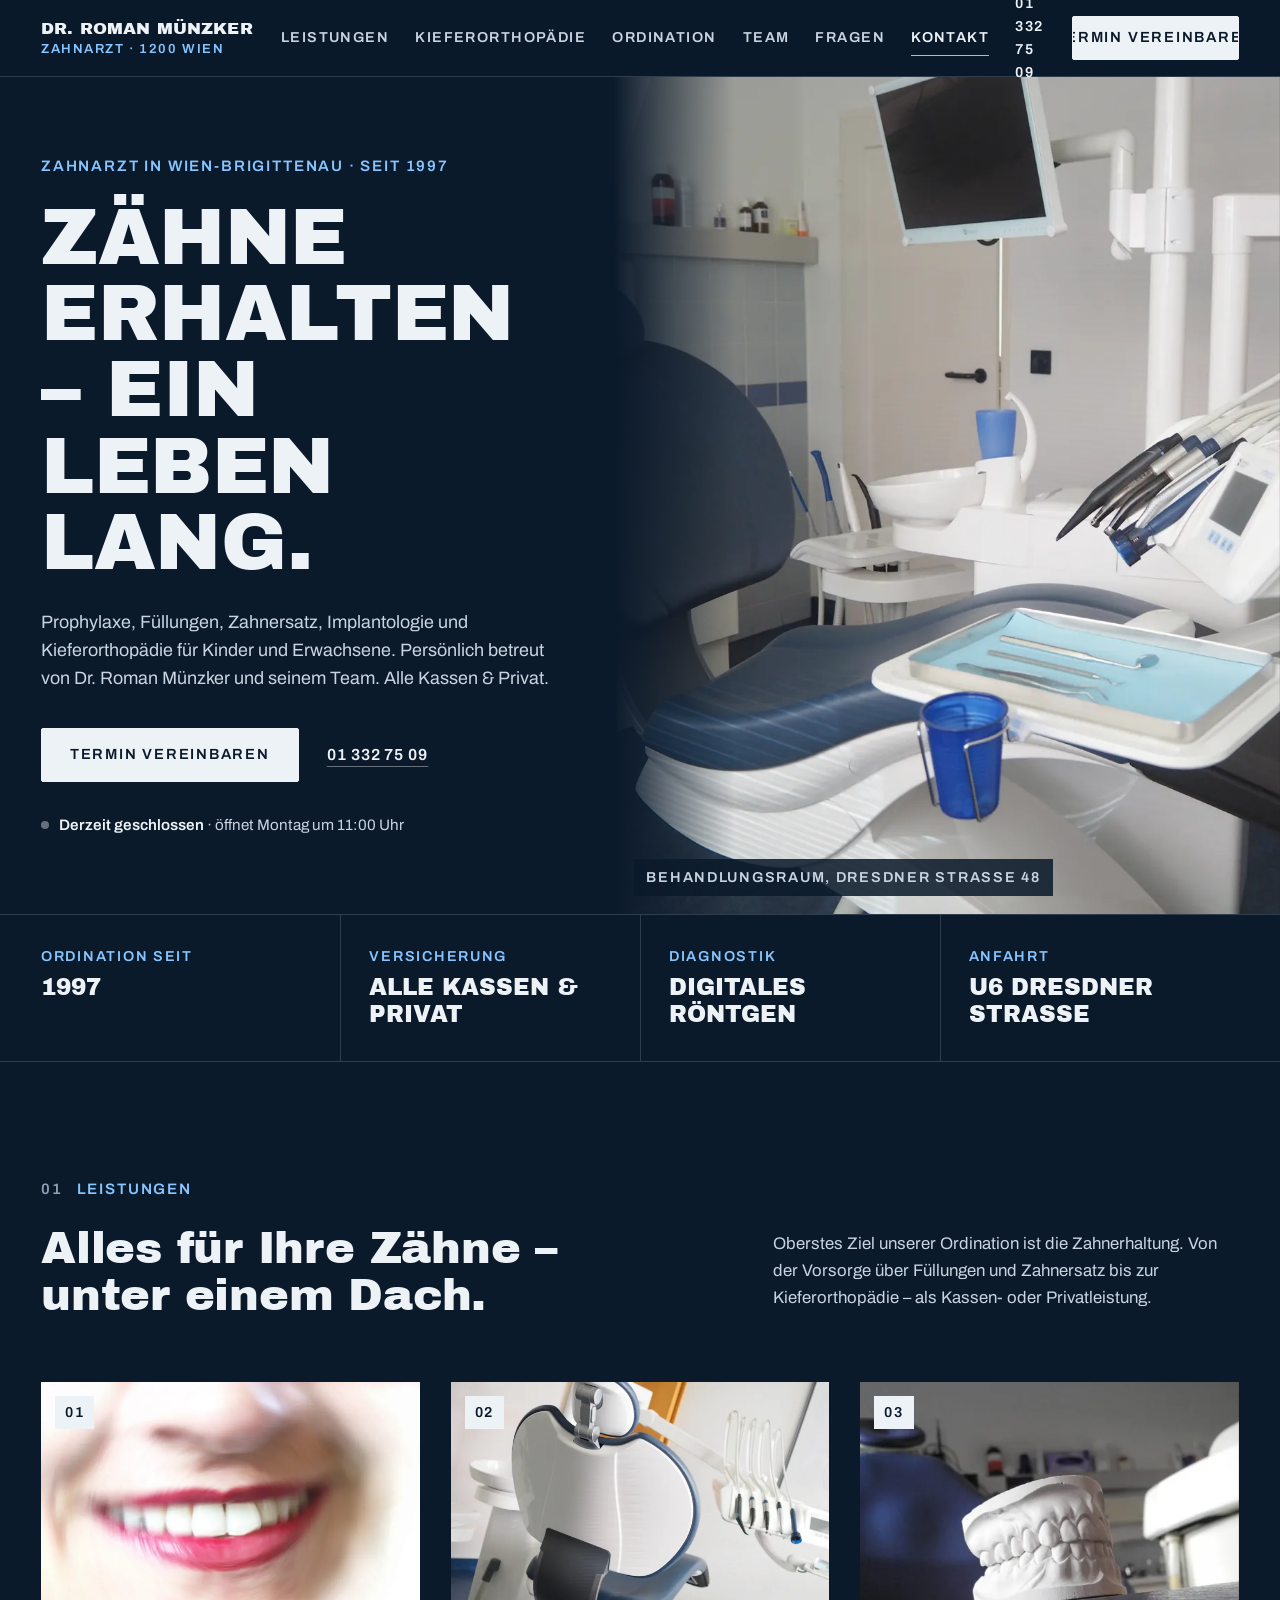
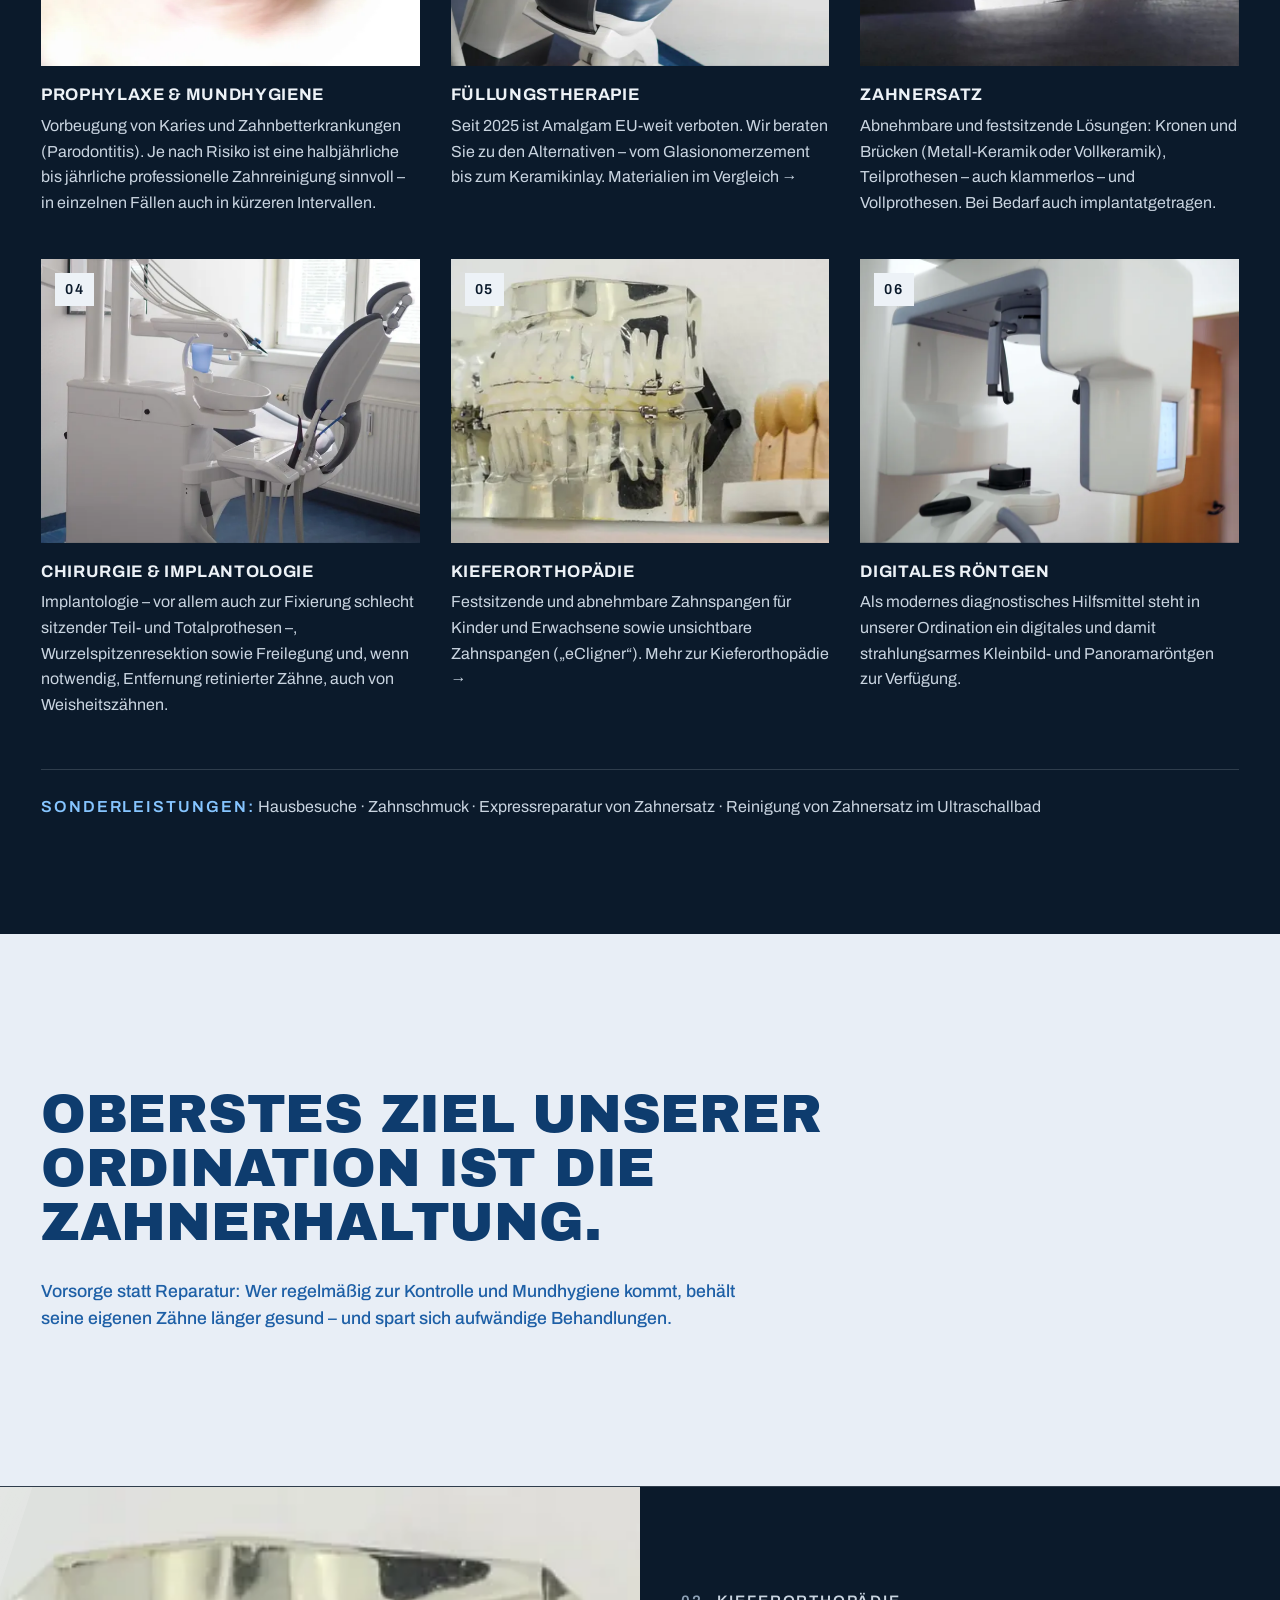
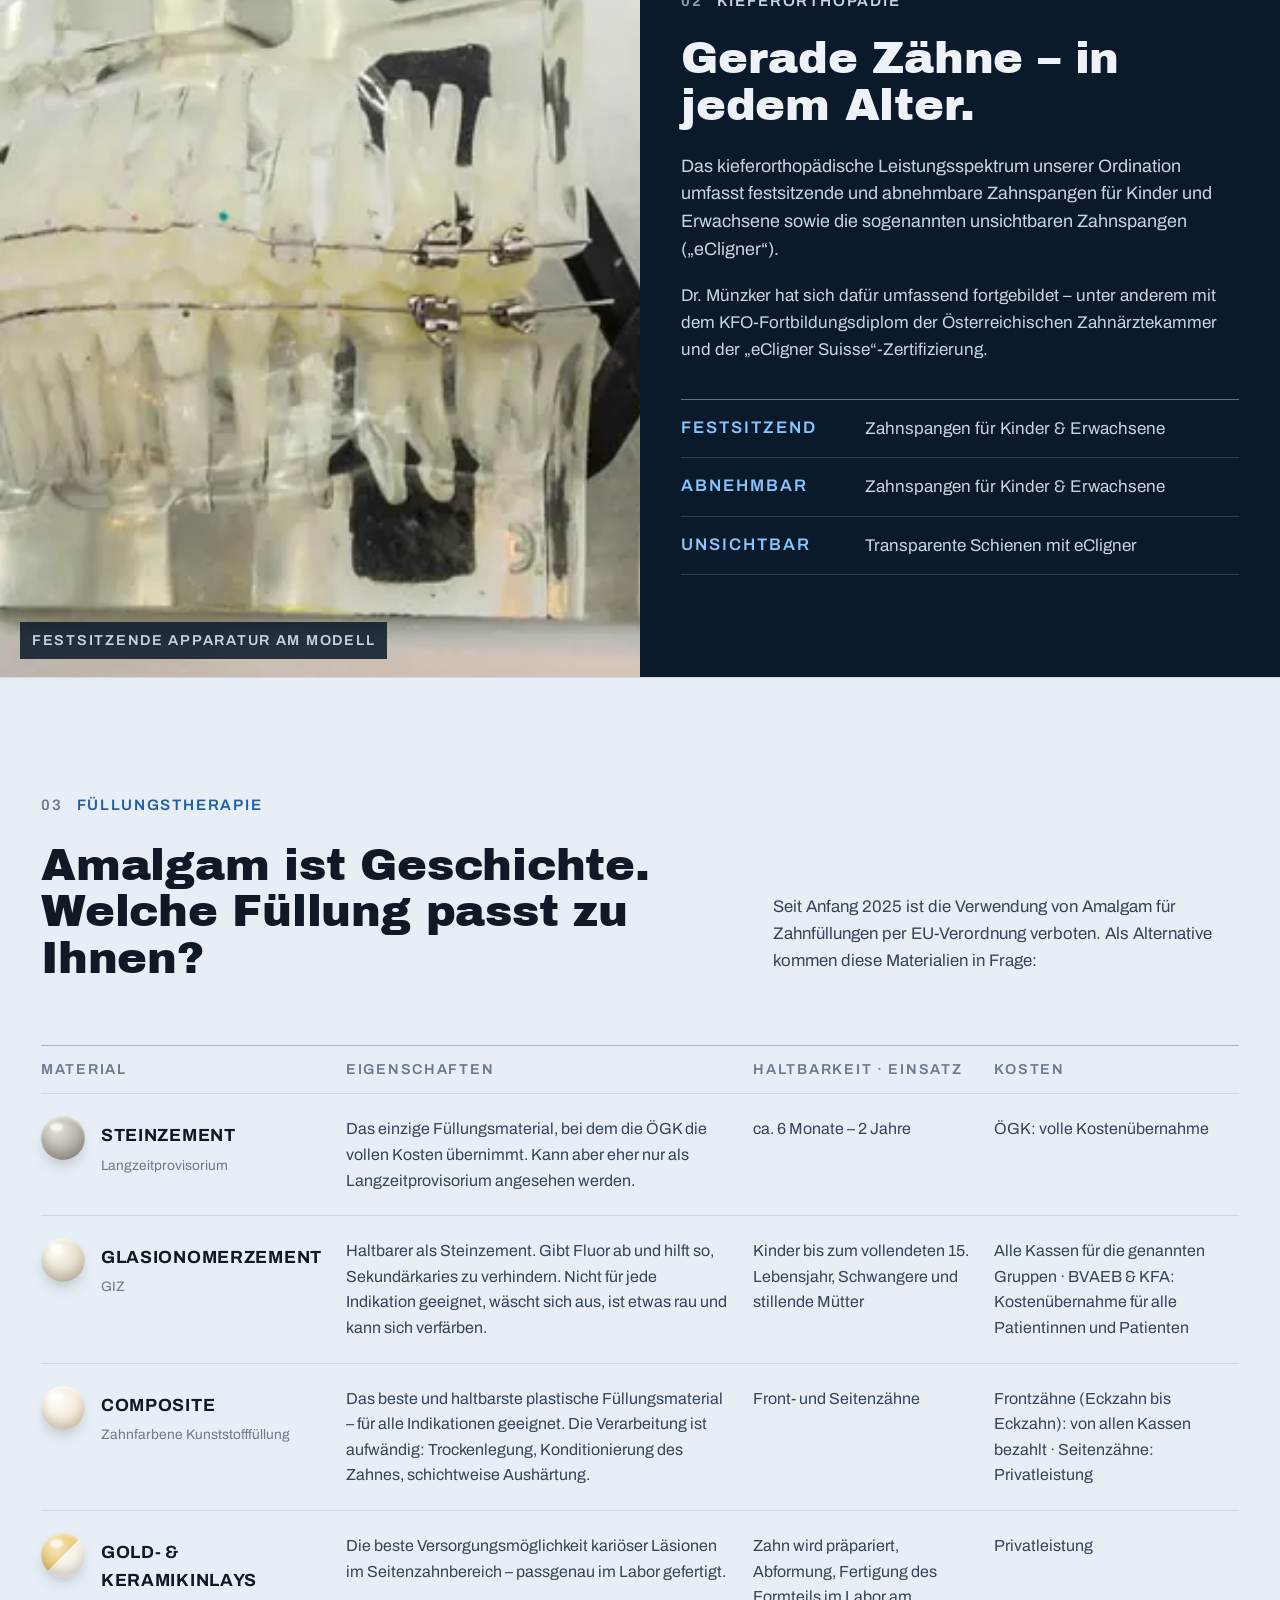
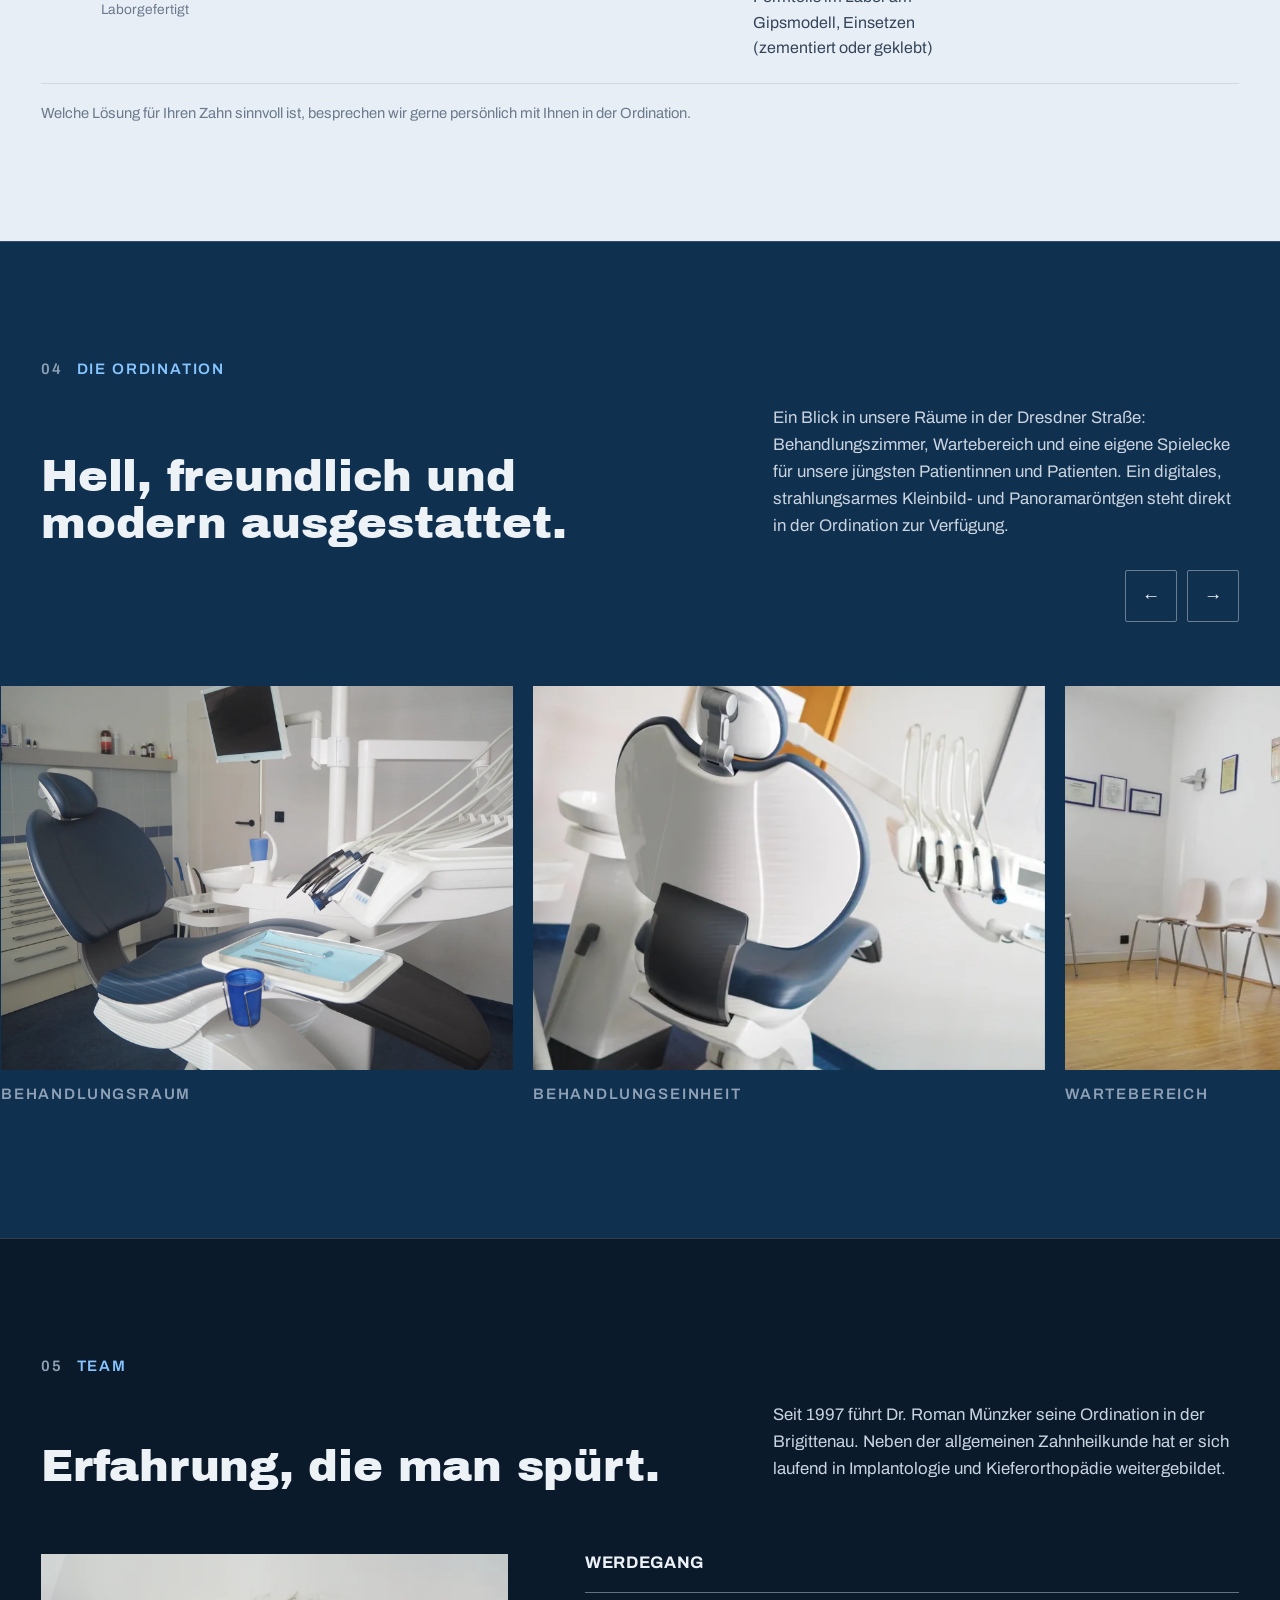
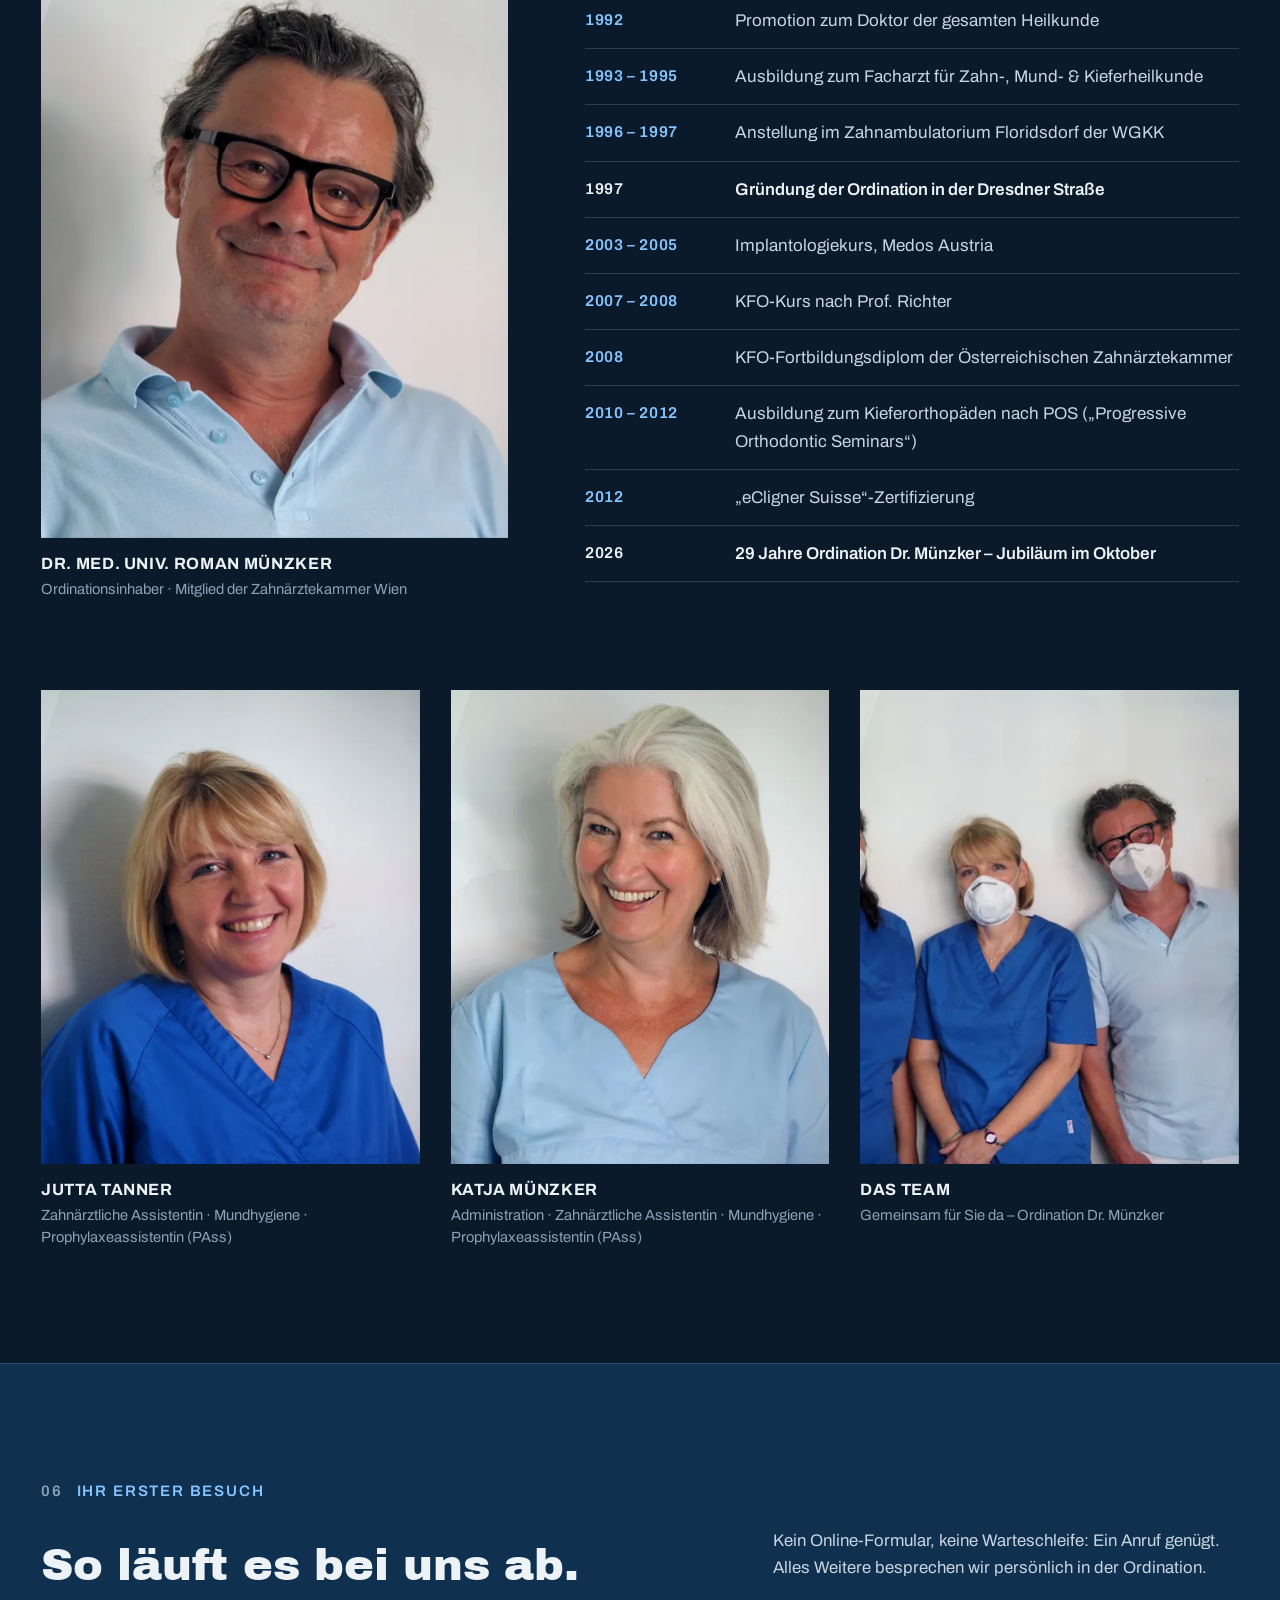
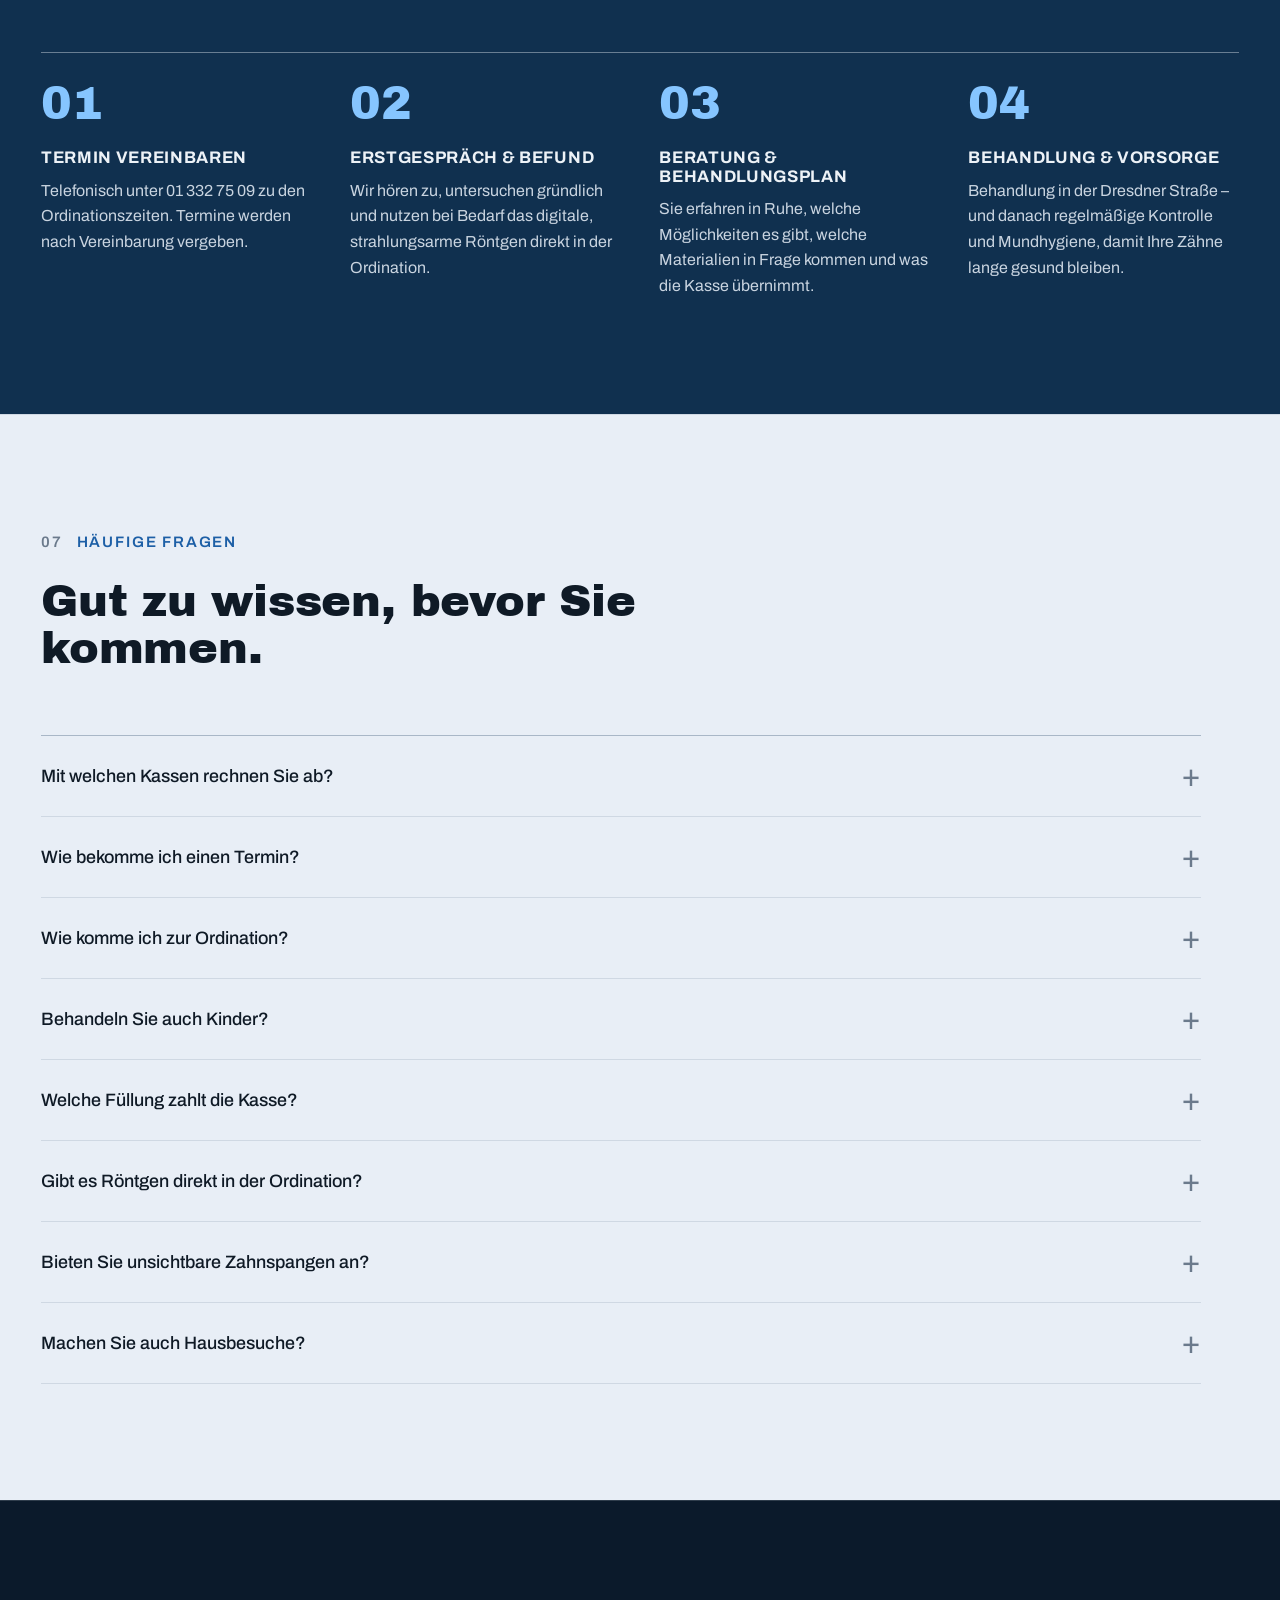
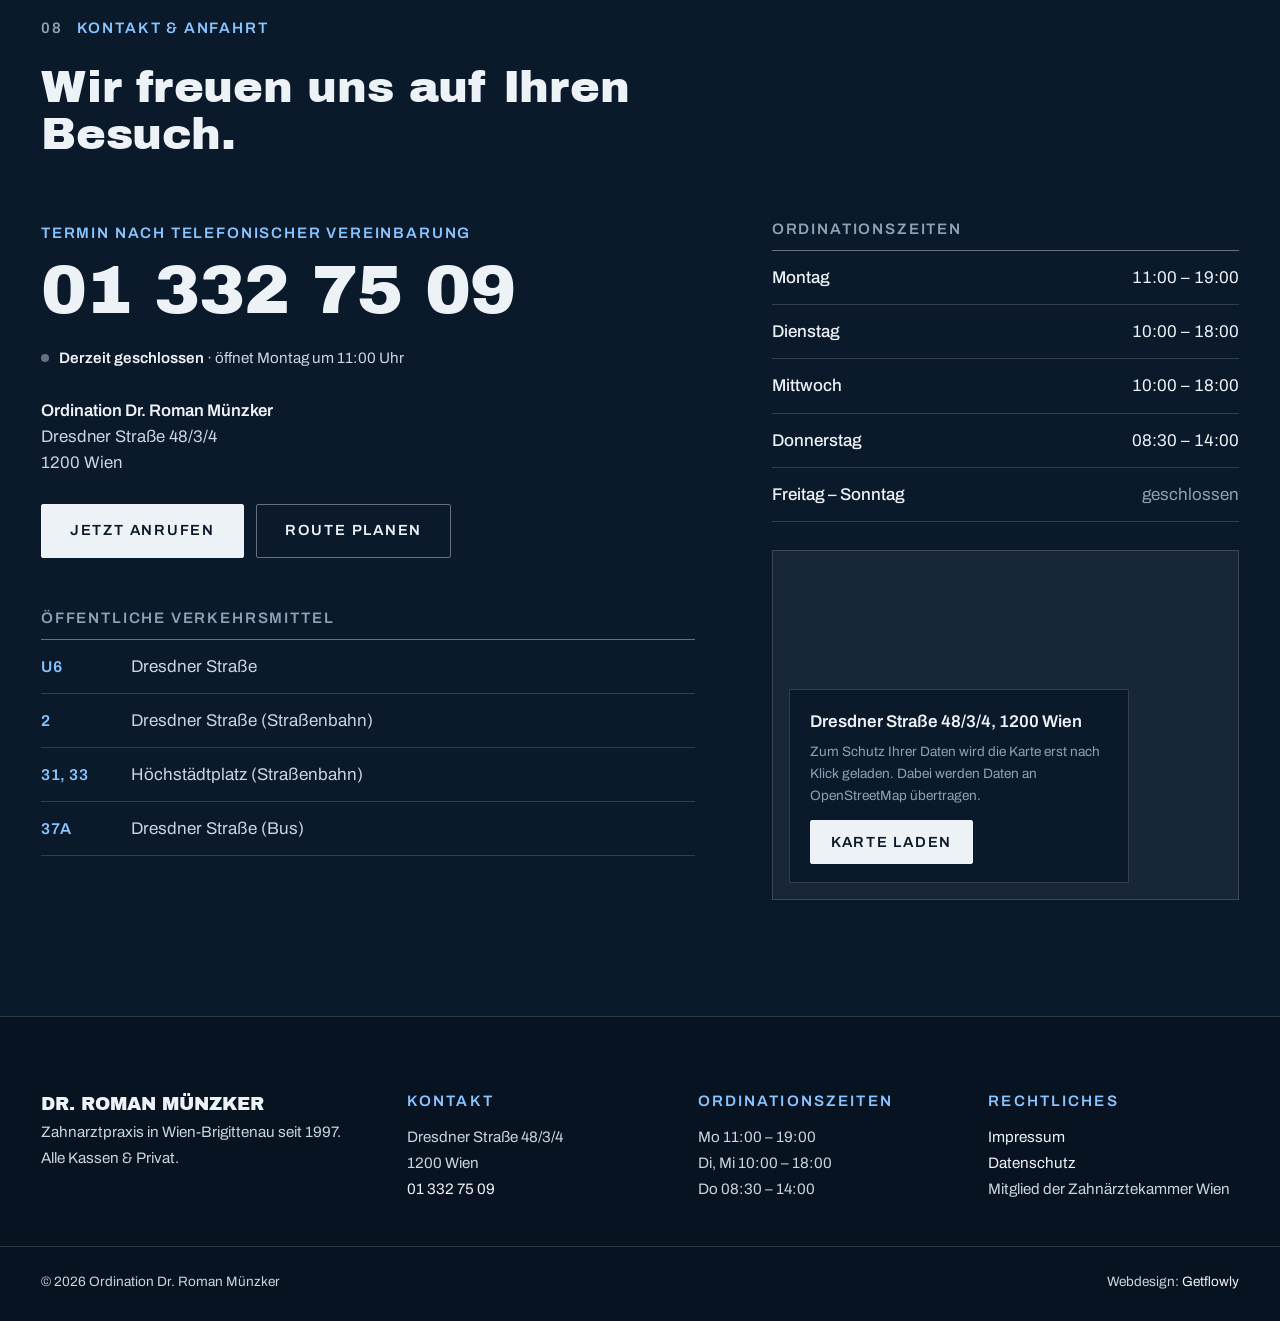
<file: v2/blau/index.html>
<!doctype html>
<html lang="de-AT" class="no-js">
<head>
  <meta charset="utf-8">
  <meta name="viewport" content="width=device-width, initial-scale=1, viewport-fit=cover">
  <title>Zahnarzt Dr. Roman Münzker – Ordination in 1200 Wien · Alle Kassen · Entwurf Blau · Archivo</title>
  <meta name="description" content="Zahnarztpraxis Dr. Roman Münzker in Wien-Brigittenau seit 1997: Prophylaxe, Füllungen, Zahnersatz, Implantologie und Kieferorthopädie für Kinder und Erwachsene. Alle Kassen &amp; Privat. Tel. 01 332 75 09.">
  <meta name="robots" content="noindex, nofollow">
  <meta name="theme-color" content="#0b1a2b">
  <link rel="canonical" href="https://www.zahnarzt-muenzker.at/">
  <link rel="icon" href="../../favicon.svg" type="image/svg+xml">
  <meta property="og:type" content="website">
  <meta property="og:locale" content="de_AT">
  <meta property="og:title" content="Zahnarzt Dr. Roman Münzker – 1200 Wien">
  <meta property="og:description" content="Ihre Zahnarztpraxis in der Brigittenau seit 1997. Alle Kassen &amp; Privat.">
  <meta property="og:image" content="../../assets/img/behandlung-2-1600.webp">
  <link rel="preload" href="../assets/fonts/archivo-black-latin-400-normal.woff2" as="font" type="font/woff2" crossorigin>
  <link rel="preload" href="../assets/fonts/archivo-latin-wght-normal.woff2" as="font" type="font/woff2" crossorigin>
  <link rel="stylesheet" href="../assets/css/base.css">
  <link rel="stylesheet" href="../assets/css/theme-blau.css">
</head>
<body>
  <a class="skip-link" href="#main">Zum Inhalt springen</a>

  <header class="header" id="header">
    <div class="wrap header__row">
      <a class="brand" href="#top">
        <span class="brand__name">Dr. Roman Münzker</span>
        <span class="brand__sub">Zahnarzt · 1200 Wien</span>
      </a>
      <nav class="nav" id="nav" aria-label="Hauptnavigation">
        <a href="#leistungen">Leistungen</a>
        <a href="#kfo">Kieferorthopädie</a>
        <a href="#ordination">Ordination</a>
        <a href="#team">Team</a>
        <a href="#fragen">Fragen</a>
        <a href="#kontakt">Kontakt</a>
        <a class="nav__phone" href="tel:+4313327509">01 332 75 09</a>
      </nav>
      <a class="btn btn--sm header__cta" href="tel:+4313327509">Termin vereinbaren</a>
      <button class="menu-toggle" id="menu-toggle" aria-label="Menü öffnen" aria-expanded="false" aria-controls="nav"><span class="menu-toggle__open">Menü</span><span class="menu-toggle__close">Schließen</span></button>
    </div>
  </header>

  <main id="main">

    <section class="hero" id="top">
      <div class="hero__text">
        <div class="hero__inner">
          <p class="kicker">Zahnarzt in Wien-Brigittenau · seit 1997</p>
          <h1>Zähne erhalten – ein Leben lang.</h1>
          <p class="lead">Prophylaxe, Füllungen, Zahnersatz, Implantologie und Kieferorthopädie für Kinder und Erwachsene. Persönlich betreut von Dr.&nbsp;Roman Münzker und seinem Team. Alle Kassen &amp; Privat.</p>
          <div class="hero__actions">
            <a class="btn" href="tel:+4313327509">Termin vereinbaren</a>
            <a class="textlink" href="tel:+4313327509">01 332 75 09</a>
          </div>
          <p class="status" data-status><span class="status__dot" aria-hidden="true"></span><span data-status-text>Mo 11–19 · Di &amp; Mi 10–18 · Do 8:30–14 Uhr</span></p>
        </div>
      </div>
      <figure class="hero__photo">
        <div class="media media--hero"><img src="../../assets/img/behandlung-2-1600.webp"
             srcset="../../assets/img/behandlung-2-800.webp 800w, ../../assets/img/behandlung-2-1600.webp 1600w, ../../assets/img/behandlung-2-2200.webp 2200w"
             sizes="(max-width: 900px) 100vw, 54vw" alt="Behandlungsraum der Ordination mit moderner Behandlungseinheit" width="1600" height="1200" fetchpriority="high"></div>
        <figcaption>Behandlungsraum, Dresdner Straße 48</figcaption>
      </figure>
    </section>

    <div class="facts">
      <div class="wrap facts__grid">
        <div class="reveal"><small>Ordination seit</small><b>1997</b></div>
        <div class="reveal"><small>Versicherung</small><b>Alle Kassen &amp; Privat</b></div>
        <div class="reveal"><small>Diagnostik</small><b>Digitales Röntgen</b></div>
        <div class="reveal"><small>Anfahrt</small><b>U6 Dresdner Straße</b></div>
      </div>
    </div>

    <section class="section" id="leistungen" aria-labelledby="leistungen-title">
      <div class="wrap">
        <div class="reveal section__head">
          <p class="kicker"><span>01</span>Leistungen</p>
          <h2 id="leistungen-title">Alles für Ihre Zähne – unter einem Dach.</h2>
          <p class="section__intro">Oberstes Ziel unserer Ordination ist die Zahnerhaltung. Von der Vorsorge über Füllungen und Zahnersatz bis zur Kieferorthopädie – als Kassen- oder Privatleistung.</p>
        </div>
        <div class="cards">
          <article class="reveal card">
            <span class="card__num">01</span>
            <div class="media"><img src="../../assets/img/laecheln-750.webp" alt="" width="750" height="563" loading="lazy"></div>
            <h3>Prophylaxe &amp; Mundhygiene</h3>
            <p>Vorbeugung von Karies und Zahnbetterkrankungen (Parodontitis). Je nach Risiko ist eine halbjährliche bis jährliche professionelle Zahnreinigung sinnvoll – in einzelnen Fällen auch in kürzeren Intervallen.</p>
          </article>
          <a class="reveal card card--link" href="#fuellungen">
            <span class="card__num">02</span>
            <div class="media"><img src="../../assets/img/behandlung-1-700.webp" alt="" width="700" height="911" loading="lazy"></div>
            <h3>Füllungstherapie</h3>
            <p>Seit 2025 ist Amalgam EU-weit verboten. Wir beraten Sie zu den Alternativen – vom Glasionomerzement bis zum Keramikinlay. Materialien im Vergleich →</p>
          </a>
          <article class="reveal card">
            <span class="card__num">03</span>
            <div class="media"><img src="../../assets/img/zahnmodell-800.webp" alt="" width="800" height="424" loading="lazy"></div>
            <h3>Zahnersatz</h3>
            <p>Abnehmbare und festsitzende Lösungen: Kronen und Brücken (Metall-Keramik oder Vollkeramik), Teilprothesen – auch klammerlos – und Vollprothesen. Bei Bedarf auch implantatgetragen.</p>
          </article>
          <article class="reveal card">
            <span class="card__num">04</span>
            <div class="media"><img src="../../assets/img/behandlung-3-700.webp" alt="" width="700" height="933" loading="lazy"></div>
            <h3>Chirurgie &amp; Implantologie</h3>
            <p>Implantologie – vor allem auch zur Fixierung schlecht sitzender Teil- und Totalprothesen –, Wurzelspitzenresektion sowie Freilegung und, wenn notwendig, Entfernung retinierter Zähne, auch von Weisheitszähnen.</p>
          </article>
          <a class="reveal card card--link" href="#kfo">
            <span class="card__num">05</span>
            <div class="media"><img src="../../assets/img/kieferorthopaedie-800.webp" alt="" width="800" height="353" loading="lazy"></div>
            <h3>Kieferorthopädie</h3>
            <p>Festsitzende und abnehmbare Zahnspangen für Kinder und Erwachsene sowie unsichtbare Zahnspangen („eCligner“). Mehr zur Kieferorthopädie →</p>
          </a>
          <article class="reveal card">
            <span class="card__num">06</span>
            <div class="media"><img src="../../assets/img/panoramaroentgen-800.webp" alt="" width="800" height="624" loading="lazy"></div>
            <h3>Digitales Röntgen</h3>
            <p>Als modernes diagnostisches Hilfsmittel steht in unserer Ordination ein digitales und damit strahlungsarmes Kleinbild- und Panoramaröntgen zur Verfügung.</p>
          </article>
        </div>
        <p class="reveal extras"><b>Sonderleistungen:</b> Hausbesuche · Zahnschmuck · Expressreparatur von Zahnersatz · Reinigung von Zahnersatz im Ultraschallbad</p>
      </div>
    </section>

    <section class="statement" aria-label="Leitsatz">
      <div class="wrap">
        <p class="reveal">Oberstes Ziel unserer Ordination ist die Zahnerhaltung.<small>Vorsorge statt Reparatur: Wer regelmäßig zur Kontrolle und Mundhygiene kommt, behält seine eigenen Zähne länger gesund – und spart sich aufwändige Behandlungen.</small></p>
      </div>
    </section>

    <section class="section--rule" id="kfo" aria-labelledby="kfo-title">
      <div class="split">
        <figure class="split__photo">
          <div class="media"><img src="../../assets/img/kieferorthopaedie-1024.webp" srcset="../../assets/img/kieferorthopaedie-800.webp 800w, ../../assets/img/kieferorthopaedie-1024.webp 1024w" sizes="(max-width: 900px) 100vw, 50vw" alt="Kieferorthopädische Modelle und transparente Zahnschienen" width="1024" height="452" loading="lazy"></div>
          <figcaption>Festsitzende Apparatur am Modell</figcaption>
        </figure>
        <div class="split__text">
          <div class="reveal split__inner">
            <p class="kicker"><span>02</span>Kieferorthopädie</p>
            <h2 id="kfo-title">Gerade Zähne – in jedem Alter.</h2>
            <p class="lead">Das kieferorthopädische Leistungsspektrum unserer Ordination umfasst festsitzende und abnehmbare Zahnspangen für Kinder und Erwachsene sowie die sogenannten unsichtbaren Zahnspangen („eCligner“).</p>
            <p>Dr. Münzker hat sich dafür umfassend fortgebildet – unter anderem mit dem KFO-Fortbildungsdiplom der Österreichischen Zahnärztekammer und der „eCligner Suisse“-Zertifizierung.</p>
            <dl class="deflist">
              <div><dt>Festsitzend</dt><dd>Zahnspangen für Kinder &amp; Erwachsene</dd></div>
              <div><dt>Abnehmbar</dt><dd>Zahnspangen für Kinder &amp; Erwachsene</dd></div>
              <div><dt>Unsichtbar</dt><dd>Transparente Schienen mit eCligner</dd></div>
            </dl>
          </div>
        </div>
      </div>
    </section>

    <section class="section section--rule section--paper" id="fuellungen" aria-labelledby="fuellungen-title">
      <div class="wrap">
        <div class="reveal section__head">
          <p class="kicker"><span>03</span>Füllungstherapie</p>
          <h2 id="fuellungen-title">Amalgam ist Geschichte. Welche Füllung passt zu Ihnen?</h2>
          <p class="section__intro">Seit Anfang 2025 ist die Verwendung von Amalgam für Zahnfüllungen per EU-Verordnung verboten. Als Alternative kommen diese Materialien in Frage:</p>
        </div>
        <table class="reveal table">
          <thead>
            <tr><th scope="col">Material</th><th scope="col">Eigenschaften</th><th scope="col">Haltbarkeit · Einsatz</th><th scope="col">Kosten</th></tr>
          </thead>
          <tbody>
            <tr>
              <th scope="row"><span class="matcell"><span class="swatch swatch--stein" aria-hidden="true"></span><span class="mat">Steinzement<small>Langzeitprovisorium</small></span></span></th>
              <td data-label="Eigenschaften">Das einzige Füllungsmaterial, bei dem die ÖGK die vollen Kosten übernimmt. Kann aber eher nur als Langzeitprovisorium angesehen werden.</td>
              <td data-label="Haltbarkeit · Einsatz">ca. 6 Monate – 2 Jahre</td>
              <td data-label="Kosten">ÖGK: volle Kostenübernahme</td>
            </tr>
            <tr>
              <th scope="row"><span class="matcell"><span class="swatch swatch--giz" aria-hidden="true"></span><span class="mat">Glasionomerzement<small>GIZ</small></span></span></th>
              <td data-label="Eigenschaften">Haltbarer als Steinzement. Gibt Fluor ab und hilft so, Sekundärkaries zu verhindern. Nicht für jede Indikation geeignet, wäscht sich aus, ist etwas rau und kann sich verfärben.</td>
              <td data-label="Haltbarkeit · Einsatz">Kinder bis zum vollendeten 15. Lebensjahr, Schwangere und stillende Mütter</td>
              <td data-label="Kosten">Alle Kassen für die genannten Gruppen · BVAEB &amp; KFA: Kostenübernahme für alle Patientinnen und Patienten</td>
            </tr>
            <tr>
              <th scope="row"><span class="matcell"><span class="swatch swatch--composite" aria-hidden="true"></span><span class="mat">Composite<small>Zahnfarbene Kunststofffüllung</small></span></span></th>
              <td data-label="Eigenschaften">Das beste und haltbarste plastische Füllungsmaterial – für alle Indikationen geeignet. Die Verarbeitung ist aufwändig: Trockenlegung, Konditionierung des Zahnes, schichtweise Aushärtung.</td>
              <td data-label="Haltbarkeit · Einsatz">Front- und Seitenzähne</td>
              <td data-label="Kosten">Frontzähne (Eckzahn bis Eckzahn): von allen Kassen bezahlt · Seitenzähne: Privatleistung</td>
            </tr>
            <tr>
              <th scope="row"><span class="matcell"><span class="swatch swatch--gold" aria-hidden="true"></span><span class="mat">Gold- &amp; Keramikinlays<small>Laborgefertigt</small></span></span></th>
              <td data-label="Eigenschaften">Die beste Versorgungsmöglichkeit kariöser Läsionen im Seitenzahnbereich – passgenau im Labor gefertigt.</td>
              <td data-label="Haltbarkeit · Einsatz">Zahn wird präpariert, Abformung, Fertigung des Formteils im Labor am Gipsmodell, Einsetzen (zementiert oder geklebt)</td>
              <td data-label="Kosten">Privatleistung</td>
            </tr>
          </tbody>
        </table>
        <p class="reveal footnote">Welche Lösung für Ihren Zahn sinnvoll ist, besprechen wir gerne persönlich mit Ihnen in der Ordination.</p>
      </div>
    </section>

    <section class="section section--rule section--surface" id="ordination" aria-labelledby="ordination-title">
      <div class="wrap">
        <div class="reveal section__head">
          <p class="kicker"><span>04</span>Die Ordination</p>
          <h2 id="ordination-title">Hell, freundlich und modern ausgestattet.</h2>
          <p class="section__intro">Ein Blick in unsere Räume in der Dresdner Straße: Behandlungszimmer, Wartebereich und eine eigene Spielecke für unsere jüngsten Patientinnen und Patienten. Ein digitales, strahlungsarmes Kleinbild- und Panoramaröntgen steht direkt in der Ordination zur Verfügung.</p>
          <div class="section__aside strip-nav" aria-label="Galerie blättern">
            <button class="strip-btn" type="button" data-strip="prev" aria-label="Zurück">←</button>
            <button class="strip-btn" type="button" data-strip="next" aria-label="Weiter">→</button>
          </div>
        </div>
      </div>
      <div class="strip" id="gallery" tabindex="0" aria-label="Bilder aus der Ordination – horizontal scrollen">
        <button class="reveal g" data-full="../../assets/img/behandlung-2-2200.webp"><div class="media"><img src="../../assets/img/behandlung-2-1600.webp" alt="Behandlungsraum mit Behandlungseinheit und Monitor" loading="lazy" width="1600" height="1200"></div><span class="cap">Behandlungsraum</span></button>
        <button class="reveal g" data-full="../../assets/img/behandlung-1-1400.webp"><div class="media"><img src="../../assets/img/behandlung-1-700.webp" alt="Behandlungsstuhl im Detail" loading="lazy" width="700" height="911"></div><span class="cap">Behandlungseinheit</span></button>
        <button class="reveal g" data-full="../../assets/img/wartezimmer-1-1024.webp"><div class="media"><img src="../../assets/img/wartezimmer-1-800.webp" alt="Heller Wartebereich mit Stühlen" loading="lazy" width="800" height="570"></div><span class="cap">Wartebereich</span></button>
        <button class="reveal g" data-full="../../assets/img/kinderecke-2-1600.webp"><div class="media"><img src="../../assets/img/kinderecke-2-800.webp" alt="Kinderbücher über Zähne auf dem Kindertisch" loading="lazy" width="800" height="600"></div><span class="cap">Kinderecke</span></button>
        <button class="reveal g" data-full="../../assets/img/roentgenraum-1600.webp"><div class="media"><img src="../../assets/img/roentgenraum-800.webp" alt="Eingang zum Röntgenraum" loading="lazy" width="800" height="600"></div><span class="cap">Röntgenraum</span></button>
        <button class="reveal g" data-full="../../assets/img/behandlung-3-1400.webp"><div class="media"><img src="../../assets/img/behandlung-3-700.webp" alt="Zweiter Behandlungsraum mit Fenster" loading="lazy" width="700" height="933"></div><span class="cap">Behandlungsraum 2</span></button>
        <button class="reveal g" data-full="../../assets/img/panoramaroentgen-1600.webp"><div class="media"><img src="../../assets/img/panoramaroentgen-800.webp" alt="Digitales Panoramaröntgengerät" loading="lazy" width="800" height="624"></div><span class="cap">Panoramaröntgen</span></button>
        <button class="reveal g" data-full="../../assets/img/modell-1024.webp"><div class="media"><img src="../../assets/img/modell-800.webp" alt="Gipsmodell eines Gebisses" loading="lazy" width="800" height="503"></div><span class="cap">Zahnmodell</span></button>
        <button class="reveal g" data-full="../../assets/img/kinderecke-3-1600.webp"><div class="media"><img src="../../assets/img/kinderecke-3-800.webp" alt="Kleine Spielsachen für Kinder" loading="lazy" width="800" height="600"></div><span class="cap">Für die Kleinen</span></button>
        <button class="reveal g" data-full="../../assets/img/wartezimmer-2-1024.webp"><div class="media"><img src="../../assets/img/wartezimmer-2-800.webp" alt="Wartebereich mit Bildschirm und Informationen" loading="lazy" width="800" height="610"></div><span class="cap">Wartebereich</span></button>
        <button class="reveal g" data-full="../../assets/img/kinderecke-1-1024.webp"><div class="media"><img src="../../assets/img/kinderecke-1-800.webp" alt="Spielecke mit Kindertisch und Spielzeug" loading="lazy" width="800" height="600"></div><span class="cap">Spielecke</span></button>
        <button class="reveal g" data-full="../../assets/img/praxislabor-1600.webp"><div class="media"><img src="../../assets/img/praxislabor-800.webp" alt="Technisches Gerät in der Ordination" loading="lazy" width="800" height="600"></div><span class="cap">Technik</span></button>
      </div>
    </section>

    <section class="section section--rule" id="team" aria-labelledby="team-title">
      <div class="wrap">
        <div class="reveal section__head">
          <p class="kicker"><span>05</span>Team</p>
          <h2 id="team-title">Erfahrung, die man spürt.</h2>
          <p class="section__intro">Seit 1997 führt Dr. Roman Münzker seine Ordination in der Brigittenau. Neben der allgemeinen Zahnheilkunde hat er sich laufend in Implantologie und Kieferorthopädie weitergebildet.</p>
        </div>
        <div class="doctor">
          <figure class="reveal portrait">
            <div class="media"><img src="../../assets/img/dr-roman-muenzker-1200.webp" srcset="../../assets/img/dr-roman-muenzker-600.webp 600w, ../../assets/img/dr-roman-muenzker-1200.webp 1200w" sizes="(max-width: 900px) 100vw, 38vw" alt="Porträt Dr. med. univ. Roman Münzker" width="1200" height="1600" loading="lazy"></div>
            <figcaption><b>Dr. med. univ. Roman Münzker</b>Ordinationsinhaber · Mitglied der Zahnärztekammer Wien</figcaption>
          </figure>
          <div class="reveal cv">
            <h3>Werdegang</h3>
            <table class="cv__table">
              <tbody>
                <tr><th scope="row">1992</th><td>Promotion zum Doktor der gesamten Heilkunde</td></tr>
                <tr><th scope="row">1993 – 1995</th><td>Ausbildung zum Facharzt für Zahn-, Mund- &amp; Kieferheilkunde</td></tr>
                <tr><th scope="row">1996 – 1997</th><td>Anstellung im Zahnambulatorium Floridsdorf der WGKK</td></tr>
                <tr class="is-key"><th scope="row">1997</th><td>Gründung der Ordination in der Dresdner Straße</td></tr>
                <tr><th scope="row">2003 – 2005</th><td>Implantologiekurs, Medos Austria</td></tr>
                <tr><th scope="row">2007 – 2008</th><td>KFO-Kurs nach Prof. Richter</td></tr>
                <tr><th scope="row">2008</th><td>KFO-Fortbildungsdiplom der Österreichischen Zahnärztekammer</td></tr>
                <tr><th scope="row">2010 – 2012</th><td>Ausbildung zum Kieferorthopäden nach POS („Progressive Orthodontic Seminars“)</td></tr>
                <tr><th scope="row">2012</th><td>„eCligner Suisse“-Zertifizierung</td></tr>
                <tr class="is-key"><th scope="row">2026</th><td>29 Jahre Ordination Dr. Münzker – Jubiläum im Oktober</td></tr>
              </tbody>
            </table>
          </div>
        </div>
        <div class="team">
          <figure class="reveal portrait">
            <div class="media"><img src="../../assets/img/jutta-tanner-600.webp" srcset="../../assets/img/jutta-tanner-600.webp 600w, ../../assets/img/jutta-tanner-1000.webp 1000w" sizes="(max-width: 600px) 100vw, 30vw" alt="Porträt Jutta Tanner" width="600" height="800" loading="lazy"></div>
            <figcaption><b>Jutta Tanner</b>Zahnärztliche Assistentin · Mundhygiene · Prophylaxeassistentin (PAss)</figcaption>
          </figure>
          <figure class="reveal portrait">
            <div class="media"><img src="../../assets/img/katja-muenzker-600.webp" srcset="../../assets/img/katja-muenzker-600.webp 600w, ../../assets/img/katja-muenzker-1000.webp 1000w" sizes="(max-width: 600px) 100vw, 30vw" alt="Porträt Katja Münzker" width="600" height="800" loading="lazy"></div>
            <figcaption><b>Katja Münzker</b>Administration · Zahnärztliche Assistentin · Mundhygiene · Prophylaxeassistentin (PAss)</figcaption>
          </figure>
          <figure class="reveal portrait">
            <div class="media"><img src="../../assets/img/team-gruppe-800.webp" srcset="../../assets/img/team-gruppe-800.webp 800w, ../../assets/img/team-gruppe-1600.webp 1600w" sizes="(max-width: 600px) 100vw, 30vw" alt="Das Team der Ordination Dr. Münzker" width="800" height="600" loading="lazy"></div>
            <figcaption><b>Das Team</b>Gemeinsam für Sie da – Ordination Dr. Münzker</figcaption>
          </figure>
        </div>
      </div>
    </section>

    <section class="section section--rule section--surface" id="ablauf" aria-labelledby="ablauf-title">
      <div class="wrap">
        <div class="reveal section__head">
          <p class="kicker"><span>06</span>Ihr erster Besuch</p>
          <h2 id="ablauf-title">So läuft es bei uns ab.</h2>
          <p class="section__intro">Kein Online-Formular, keine Warteschleife: Ein Anruf genügt. Alles Weitere besprechen wir persönlich in der Ordination.</p>
        </div>
        <ol class="steps" style="list-style:none;margin:0;padding:0">
          <li class="reveal step"><div class="step__num">01</div><h3>Termin vereinbaren</h3><p>Telefonisch unter 01 332 75 09 zu den Ordinationszeiten. Termine werden nach Vereinbarung vergeben.</p></li>
          <li class="reveal step"><div class="step__num">02</div><h3>Erstgespräch &amp; Befund</h3><p>Wir hören zu, untersuchen gründlich und nutzen bei Bedarf das digitale, strahlungsarme Röntgen direkt in der Ordination.</p></li>
          <li class="reveal step"><div class="step__num">03</div><h3>Beratung &amp; Behandlungsplan</h3><p>Sie erfahren in Ruhe, welche Möglichkeiten es gibt, welche Materialien in Frage kommen und was die Kasse übernimmt.</p></li>
          <li class="reveal step"><div class="step__num">04</div><h3>Behandlung &amp; Vorsorge</h3><p>Behandlung in der Dresdner Straße – und danach regelmäßige Kontrolle und Mundhygiene, damit Ihre Zähne lange gesund bleiben.</p></li>
        </ol>
      </div>
    </section>

    <section class="section section--rule section--paper" id="fragen" aria-labelledby="fragen-title">
      <div class="wrap">
        <div class="reveal section__head">
          <p class="kicker"><span>07</span>Häufige Fragen</p>
          <h2 id="fragen-title">Gut zu wissen, bevor Sie kommen.</h2>
        </div>
        <div class="reveal faq">
          <details>
            <summary>Mit welchen Kassen rechnen Sie ab?</summary>
            <div class="faq__body"><p>Mit allen Kassen. Privatleistungen sind ebenfalls möglich – welche Leistung Kassen- und welche Privatleistung ist, besprechen wir vorab mit Ihnen.</p></div>
          </details>
          <details>
            <summary>Wie bekomme ich einen Termin?</summary>
            <div class="faq__body"><p>Telefonisch unter <a href="tel:+4313327509">01 332 75 09</a> – Montag 11–19 Uhr, Dienstag und Mittwoch 10–18 Uhr, Donnerstag 8:30–14 Uhr. Termine nach Vereinbarung.</p></div>
          </details>
          <details>
            <summary>Wie komme ich zur Ordination?</summary>
            <div class="faq__body"><p>Dresdner Straße 48/3/4, 1200 Wien. Mit der U6 bis Dresdner Straße, mit der Straßenbahn 2 (Dresdner Straße) oder 31 und 33 (Höchstädtplatz), mit dem Bus 37A (Dresdner Straße).</p></div>
          </details>
          <details>
            <summary>Behandeln Sie auch Kinder?</summary>
            <div class="faq__body"><p>Ja. Kinder bis zum vollendeten 15. Lebensjahr erhalten Glasionomerzement-Füllungen als Kassenleistung, kieferorthopädische Behandlungen bieten wir für Kinder und Erwachsene an – und im Wartebereich gibt es eine eigene Spielecke.</p></div>
          </details>
          <details>
            <summary>Welche Füllung zahlt die Kasse?</summary>
            <div class="faq__body"><p>Steinzement übernimmt die ÖGK zur Gänze. Glasionomerzement zahlen alle Kassen für Kinder bis 15, Schwangere und stillende Mütter (BVAEB und KFA für alle). Zahnfarbenes Composite wird im Frontzahnbereich von allen Kassen bezahlt, im Seitenzahnbereich ist es eine Privatleistung. <a href="#fuellungen">Materialien im Vergleich</a></p></div>
          </details>
          <details>
            <summary>Gibt es Röntgen direkt in der Ordination?</summary>
            <div class="faq__body"><p>Ja. Ein digitales und damit strahlungsarmes Kleinbild- und Panoramaröntgen steht in der Ordination zur Verfügung – ohne zusätzlichen Weg zu einem Institut.</p></div>
          </details>
          <details>
            <summary>Bieten Sie unsichtbare Zahnspangen an?</summary>
            <div class="faq__body"><p>Ja, transparente Schienen mit eCligner. Dr. Münzker ist „eCligner Suisse“-zertifiziert und hat das KFO-Fortbildungsdiplom der Österreichischen Zahnärztekammer.</p></div>
          </details>
          <details>
            <summary>Machen Sie auch Hausbesuche?</summary>
            <div class="faq__body"><p>Ja, Hausbesuche gehören zu unseren Sonderleistungen – ebenso Expressreparaturen von Zahnersatz und die Reinigung von Zahnersatz im Ultraschallbad.</p></div>
          </details>
        </div>
      </div>
    </section>

    <section class="section section--rule" id="kontakt" aria-labelledby="kontakt-title">
      <div class="wrap">
        <div class="reveal section__head">
          <p class="kicker"><span>08</span>Kontakt &amp; Anfahrt</p>
          <h2 id="kontakt-title">Wir freuen uns auf Ihren Besuch.</h2>
        </div>
        <div class="contact">
          <div class="reveal contact__main">
            <p class="contact__label">Termin nach telefonischer Vereinbarung</p>
            <a class="phone" href="tel:+4313327509">01 332 75 09</a>
            <p class="status" data-status><span class="status__dot" aria-hidden="true"></span><span data-status-text>Mo 11–19 · Di &amp; Mi 10–18 · Do 8:30–14 Uhr</span></p>
            <address class="contact__addr">
              <b>Ordination Dr. Roman Münzker</b><br>
              Dresdner Straße 48/3/4<br>
              1200 Wien
            </address>
            <div class="contact__actions">
              <a class="btn" href="tel:+4313327509">Jetzt anrufen</a>
              <a class="btn btn--line" href="https://www.google.com/maps/dir/?api=1&amp;destination=Dresdner+Stra%C3%9Fe+48%2C+1200+Wien" target="_blank" rel="noopener">Route planen</a>
            </div>
            <h3 class="contact__h">Öffentliche Verkehrsmittel</h3>
            <table class="transit">
              <tbody>
                <tr><th scope="row">U6</th><td>Dresdner Straße</td></tr>
                <tr><th scope="row">2</th><td>Dresdner Straße (Straßenbahn)</td></tr>
                <tr><th scope="row">31, 33</th><td>Höchstädtplatz (Straßenbahn)</td></tr>
                <tr><th scope="row">37A</th><td>Dresdner Straße (Bus)</td></tr>
              </tbody>
            </table>
          </div>
          <div class="reveal contact__side">
            <h3 class="contact__h">Ordinationszeiten</h3>
            <table class="hours">
              <caption class="sr-only">Ordinationszeiten</caption>
              <tbody>
                <tr data-day="1"><th scope="row">Montag</th><td>11:00 – 19:00</td></tr>
                <tr data-day="2"><th scope="row">Dienstag</th><td>10:00 – 18:00</td></tr>
                <tr data-day="3"><th scope="row">Mittwoch</th><td>10:00 – 18:00</td></tr>
                <tr data-day="4"><th scope="row">Donnerstag</th><td>08:30 – 14:00</td></tr>
                <tr data-day="5,6,0" class="is-closed"><th scope="row">Freitag – Sonntag</th><td>geschlossen</td></tr>
              </tbody>
            </table>
            <div class="map" id="map">
              <div class="map__panel">
                <b>Dresdner Straße 48/3/4, 1200 Wien</b>
                <p>Zum Schutz Ihrer Daten wird die Karte erst nach Klick geladen. Dabei werden Daten an OpenStreetMap übertragen.</p>
                <button class="btn btn--sm" id="map-load" type="button">Karte laden</button>
              </div>
            </div>
          </div>
        </div>
      </div>
    </section>
  </main>

  <footer class="footer">
    <div class="wrap footer__grid">
      <div>
        <p class="footer__brand">Dr. Roman Münzker</p>
        <p>Zahnarztpraxis in Wien-Brigittenau seit 1997.<br>Alle Kassen &amp; Privat.</p>
      </div>
      <div>
        <h4>Kontakt</h4>
        <address>Dresdner Straße 48/3/4<br>1200 Wien<br><a href="tel:+4313327509">01 332 75 09</a></address>
      </div>
      <div>
        <h4>Ordinationszeiten</h4>
        <p>Mo 11:00 – 19:00<br>Di, Mi 10:00 – 18:00<br>Do 08:30 – 14:00</p>
      </div>
      <div>
        <h4>Rechtliches</h4>
        <p><a href="../../impressum.html">Impressum</a><br><a href="../../impressum.html#datenschutz">Datenschutz</a><br>Mitglied der Zahnärztekammer Wien</p>
      </div>
    </div>
    <div class="wrap footer__bottom">
      <span>© <span data-year>2026</span> Ordination Dr. Roman Münzker</span>
      <span>Webdesign: <a href="https://getflowly.at" target="_blank" rel="noopener">Getflowly</a></span>
    </div>
  </footer>

  <nav class="callbar" id="callbar" aria-label="Schnellkontakt">
    <a href="tel:+4313327509">Anrufen</a>
    <a href="https://www.google.com/maps/dir/?api=1&amp;destination=Dresdner+Stra%C3%9Fe+48%2C+1200+Wien" target="_blank" rel="noopener">Route</a>
  </nav>

  <div class="lightbox" id="lightbox" role="dialog" aria-modal="true" aria-label="Bildergalerie" hidden>
    <button class="lb-btn lb-close" type="button" aria-label="Schließen">Schließen</button>
    <button class="lb-btn lb-prev" type="button" aria-label="Vorheriges Bild">←</button>
    <button class="lb-btn lb-next" type="button" aria-label="Nächstes Bild">→</button>
    <div class="lightbox__stage"><img alt=""></div>
    <div class="lightbox__bar"><span data-lb-cap></span><span data-lb-count></span></div>
  </div>

  <script src="../assets/js/main.js" defer></script>
</body>
</html>
</file>
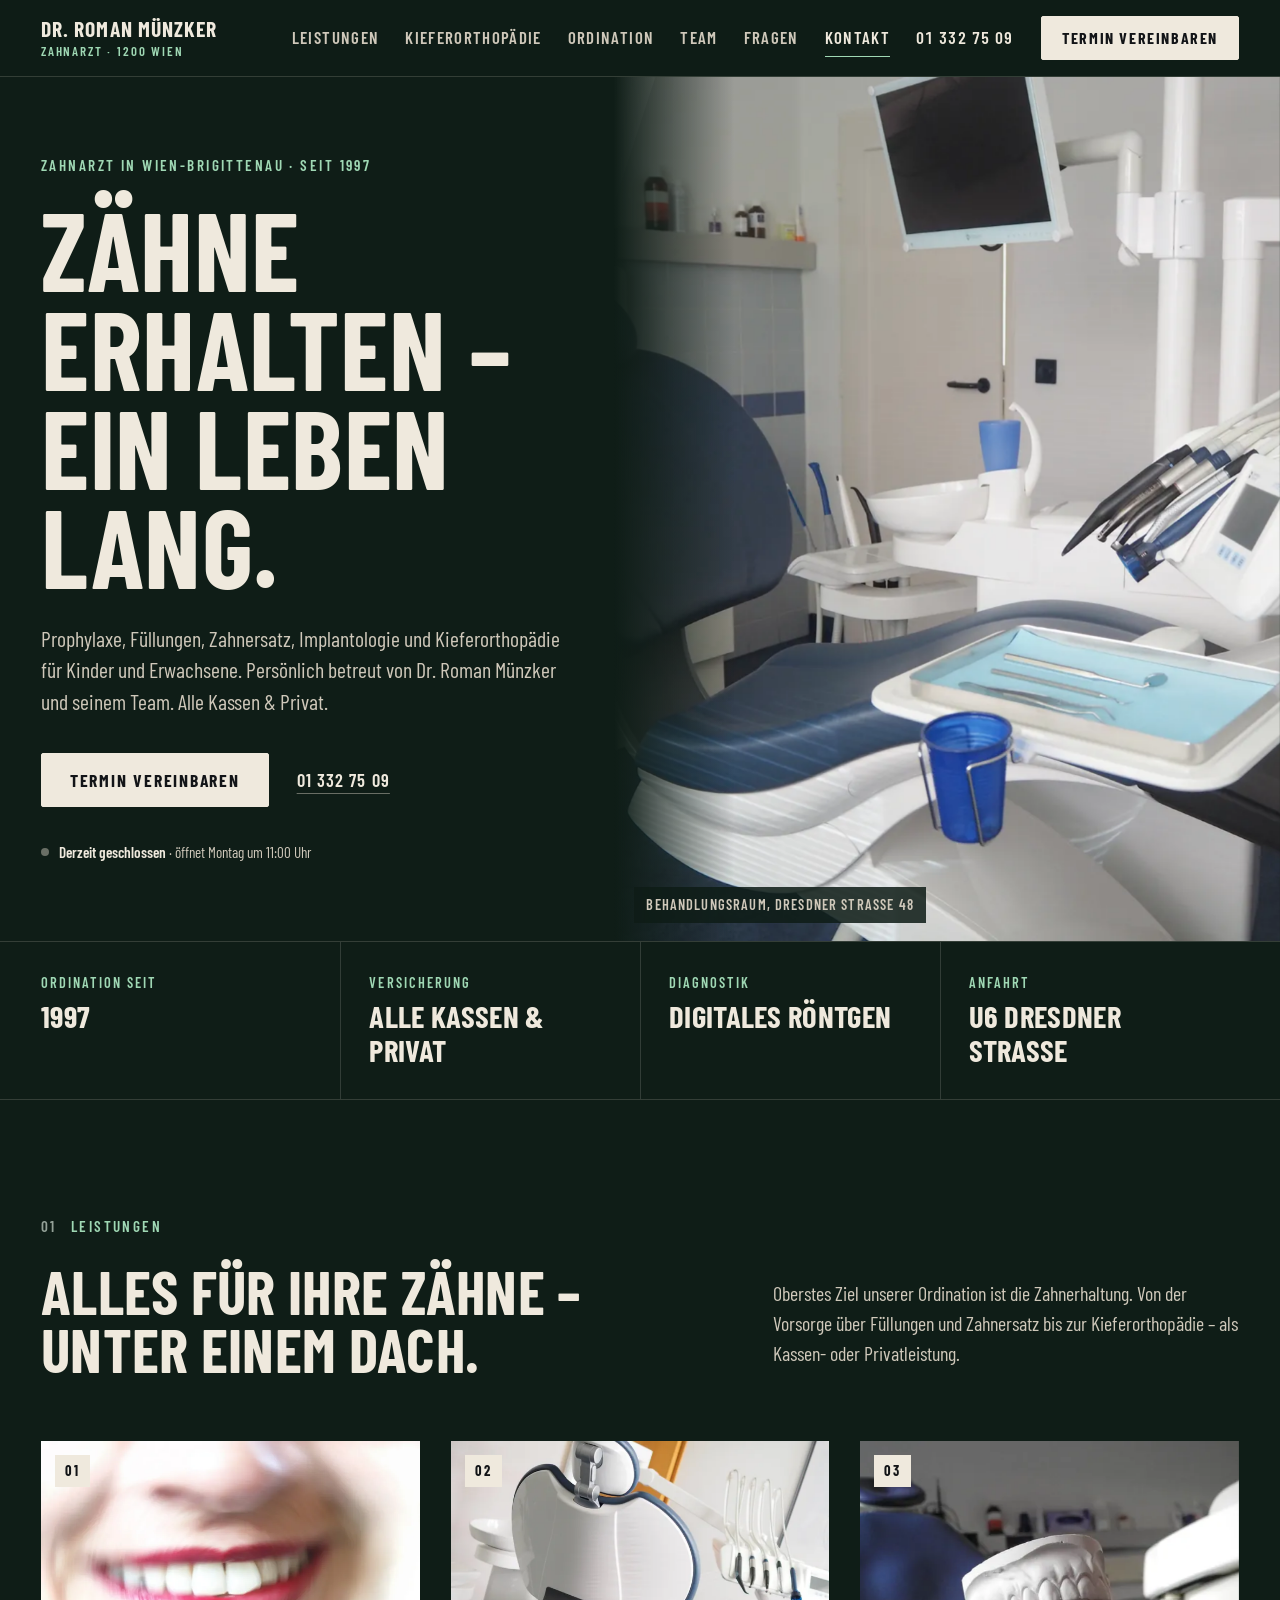
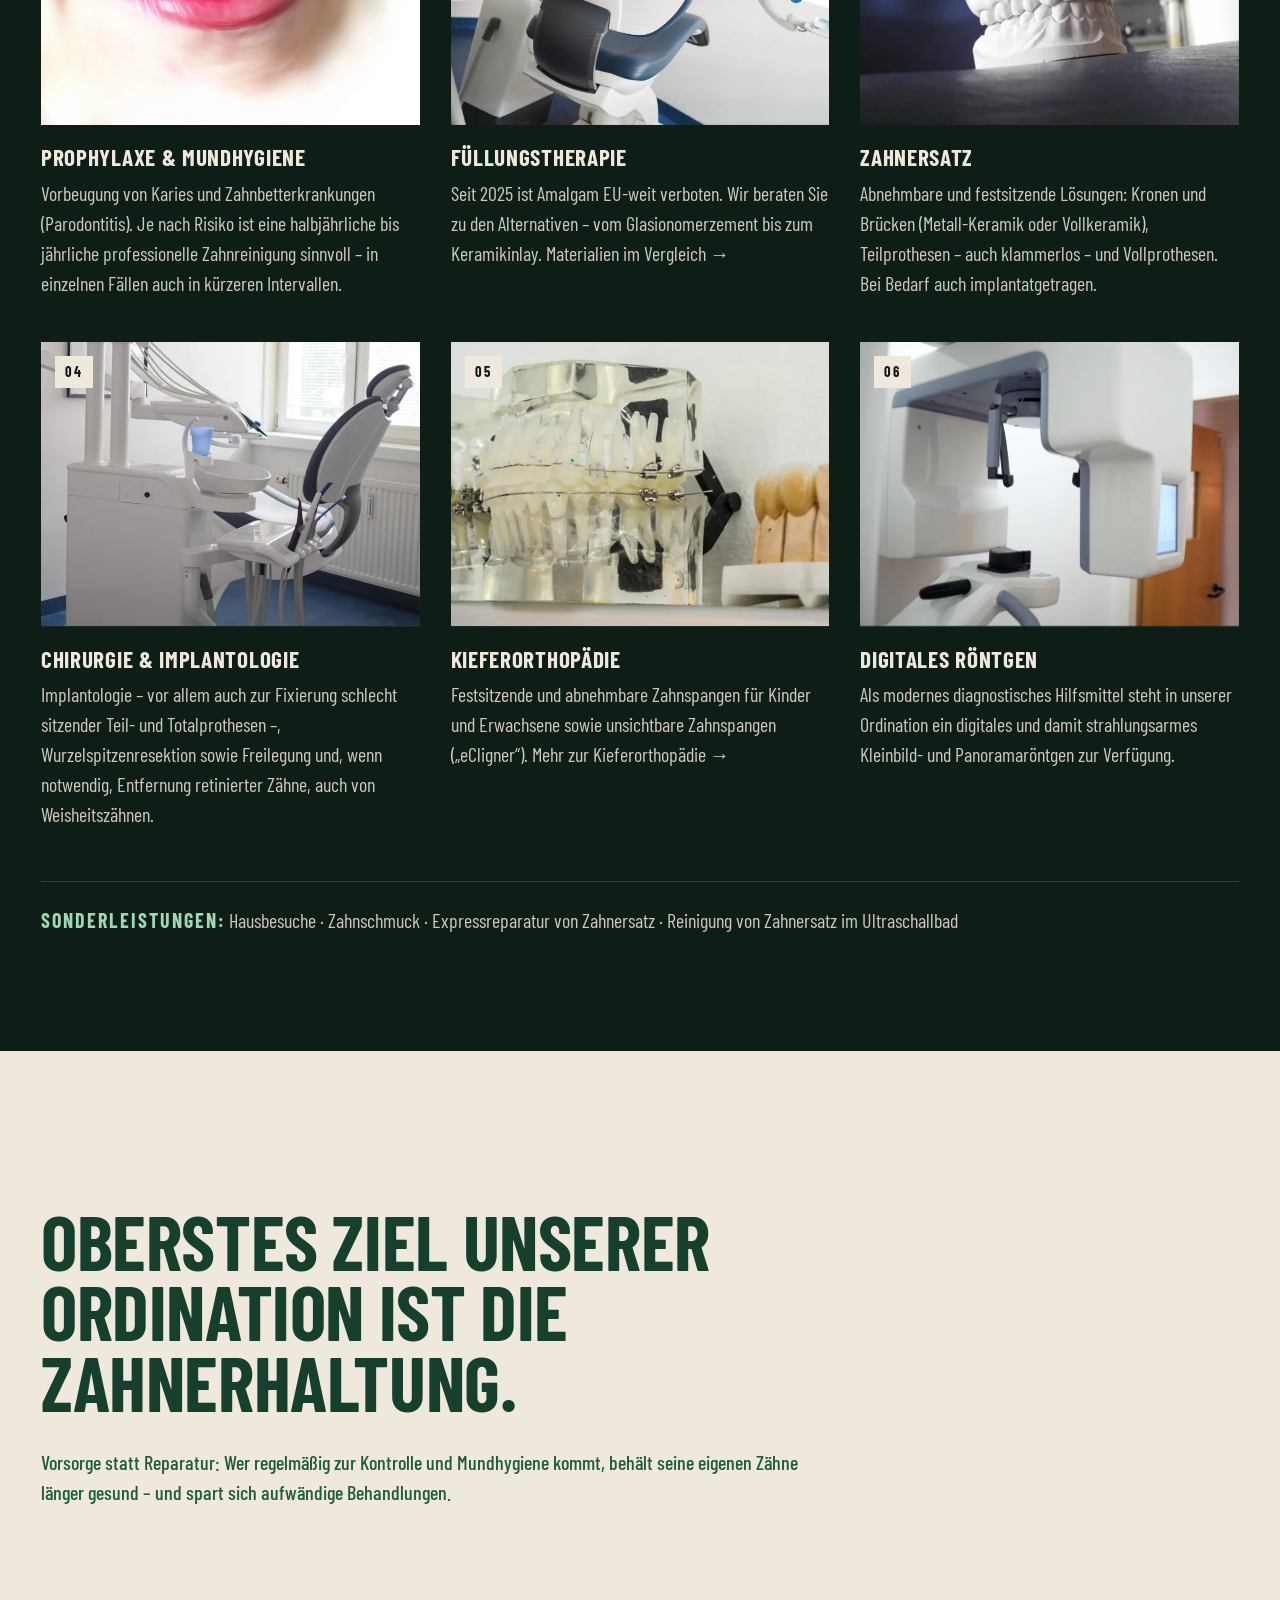
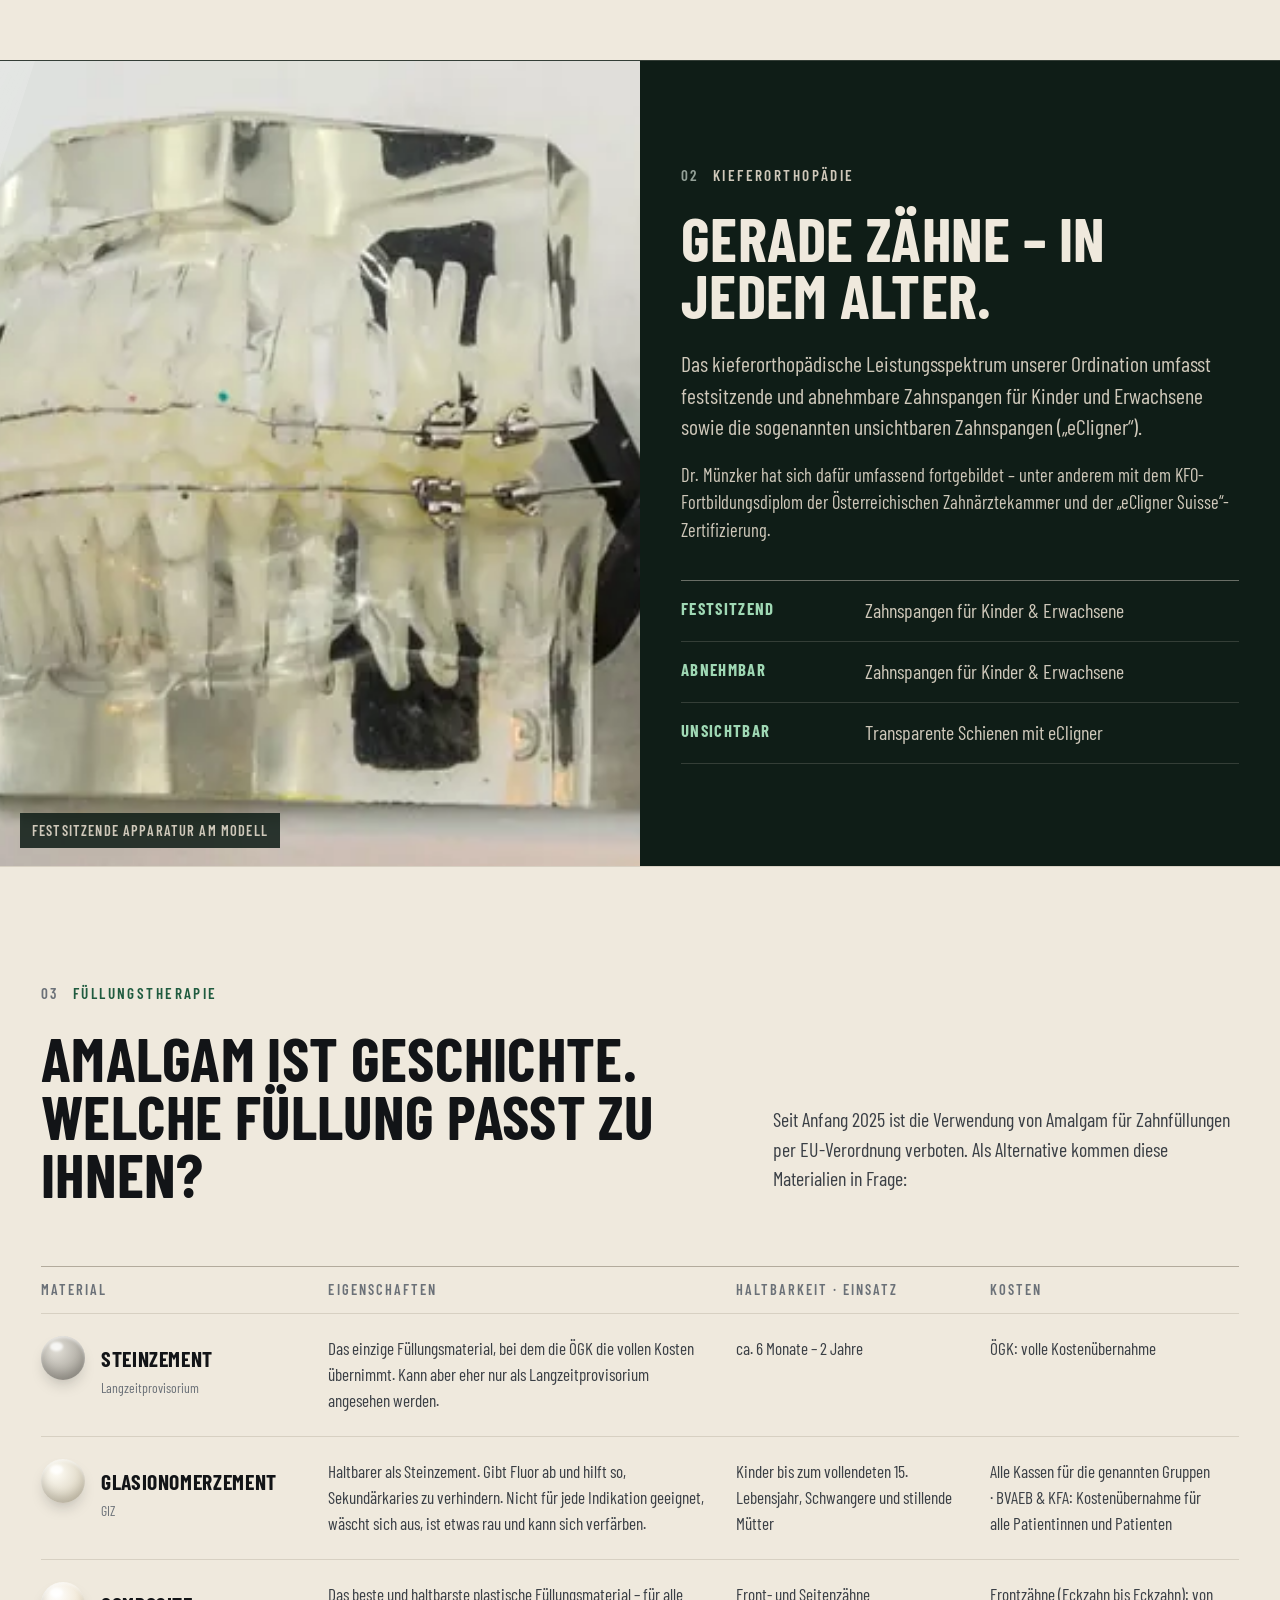
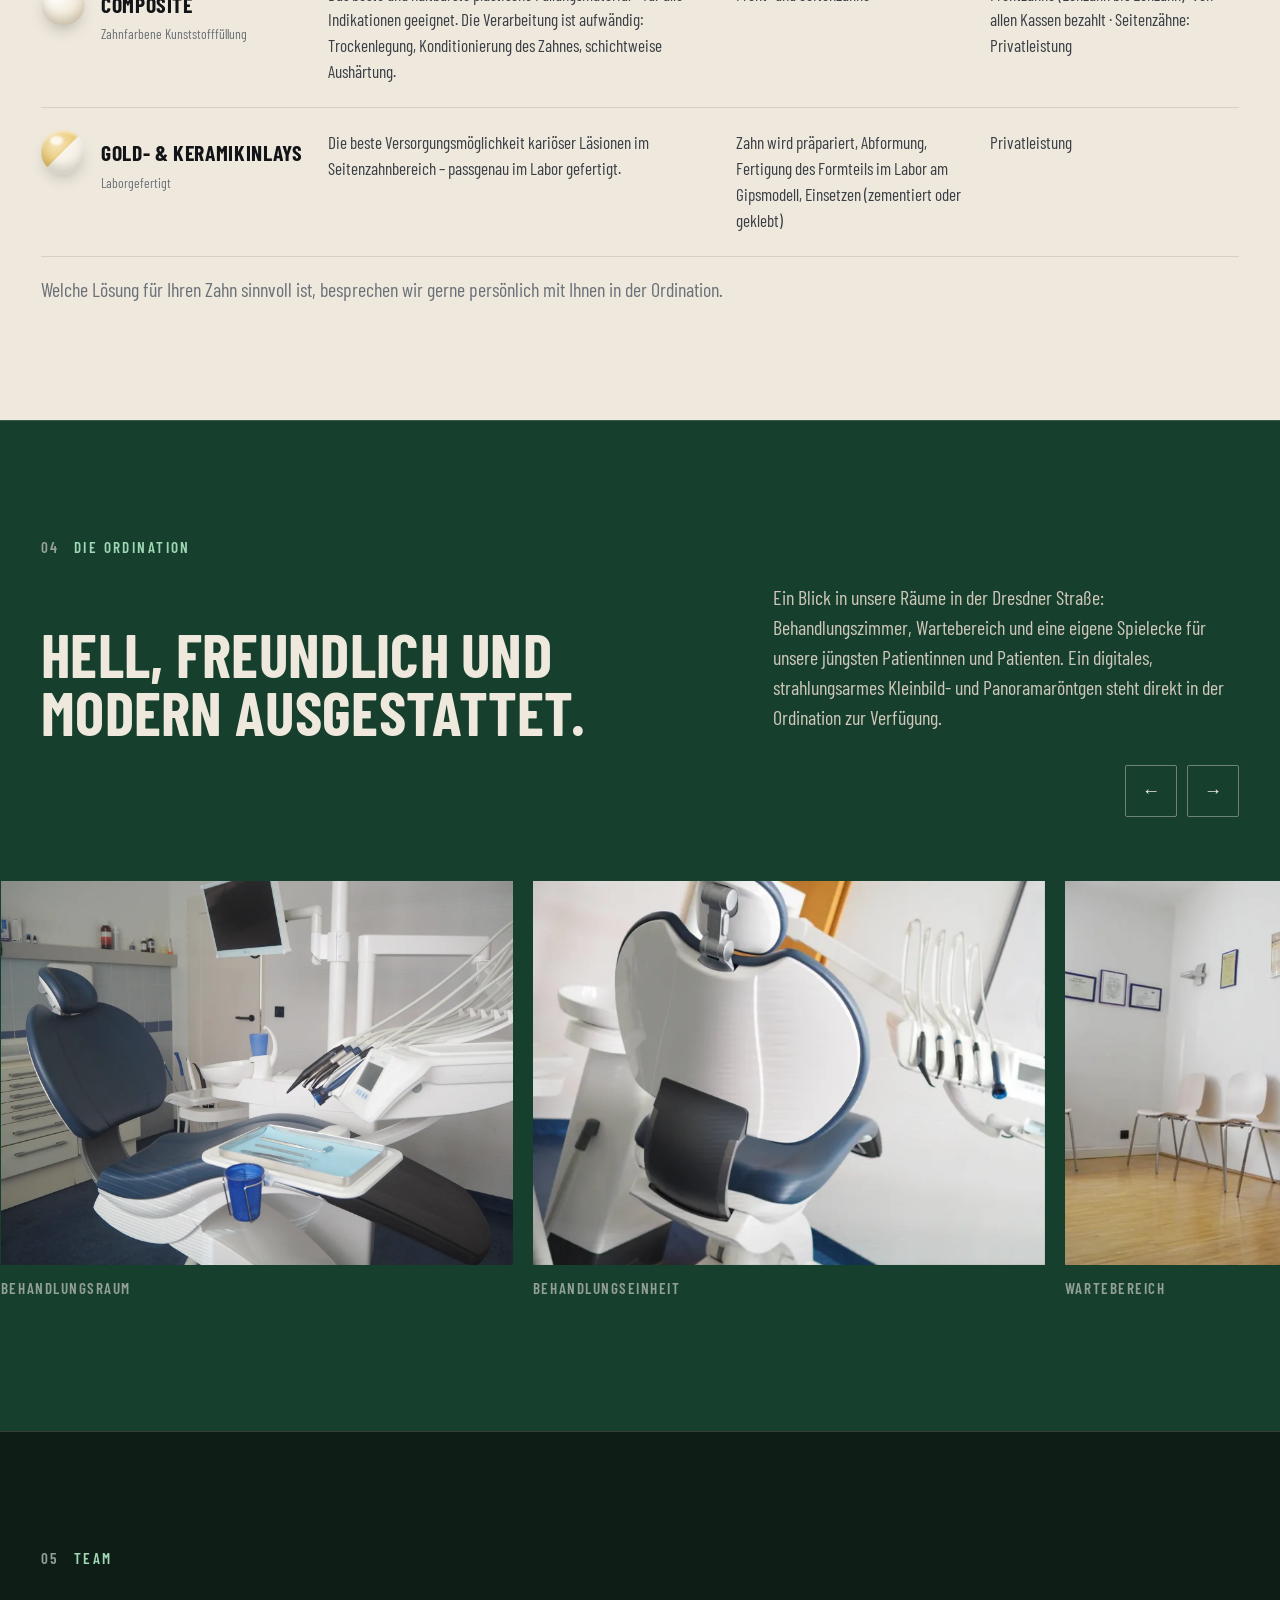
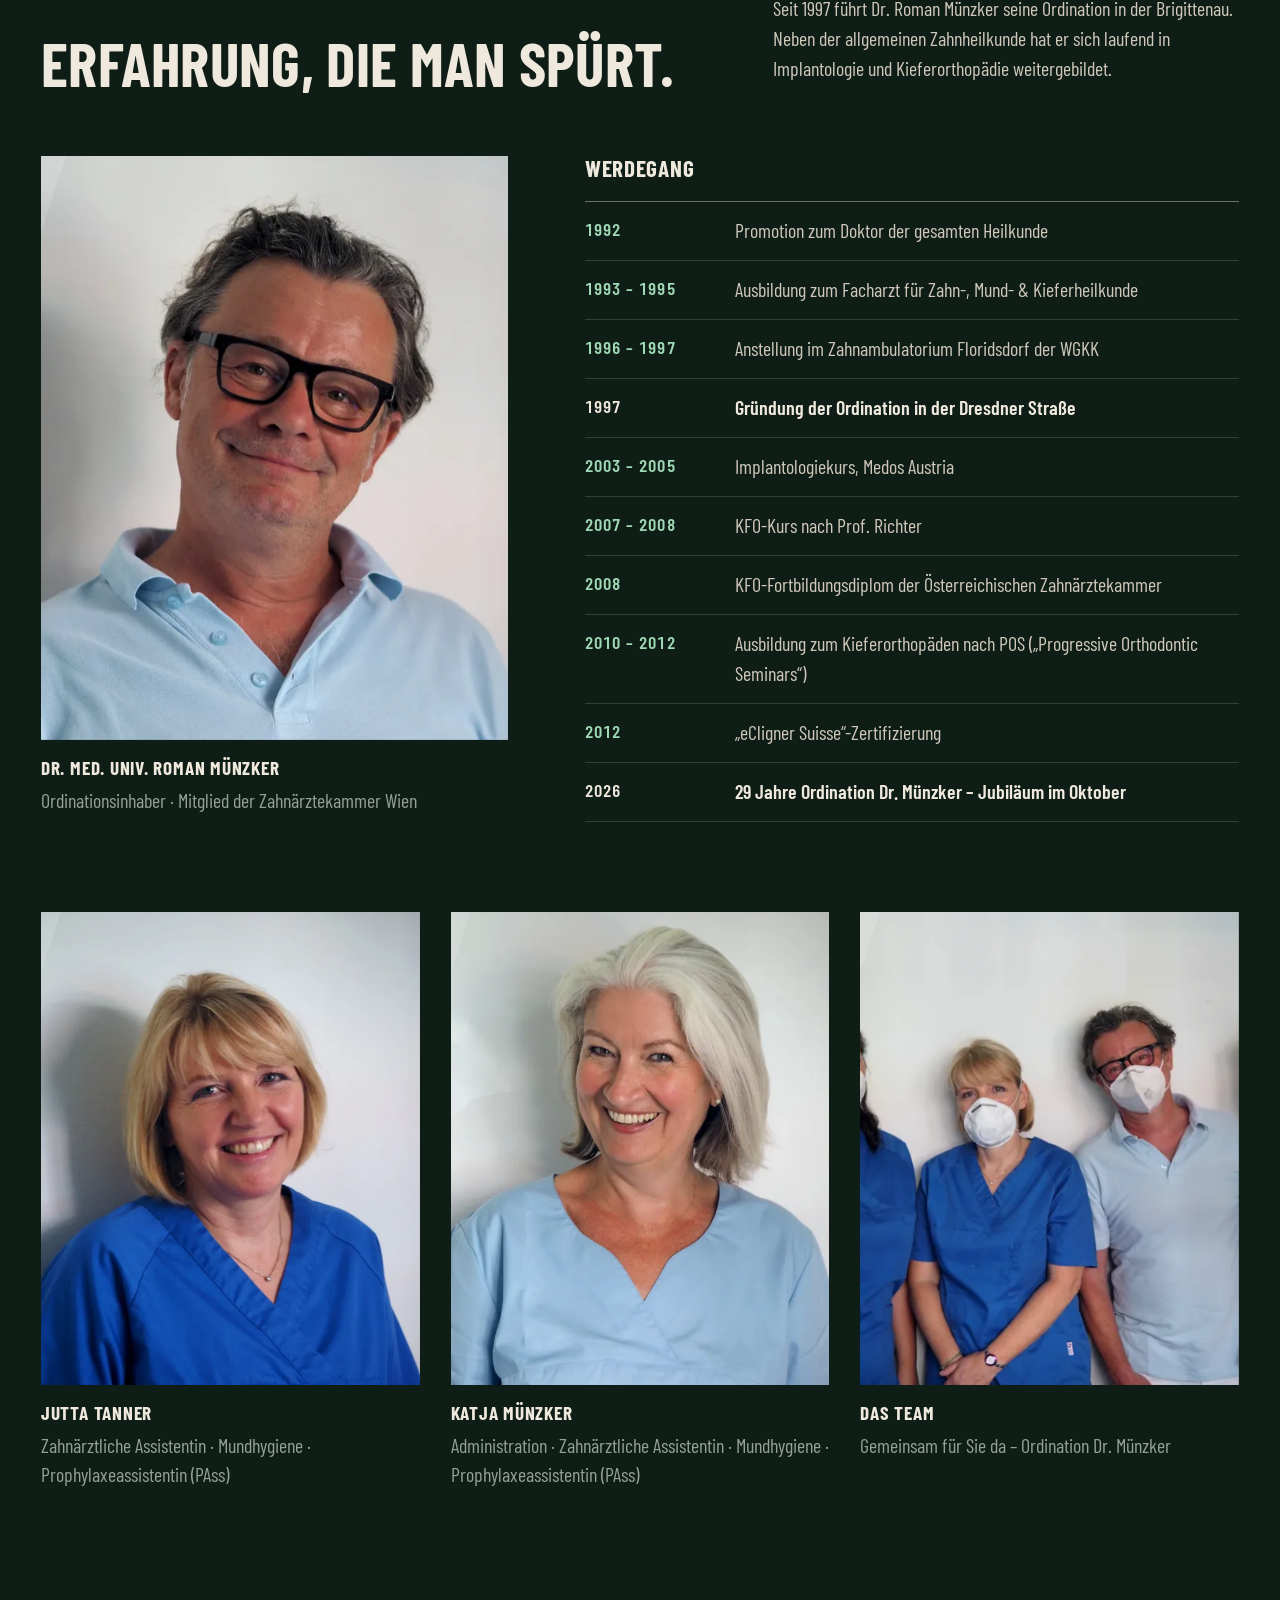
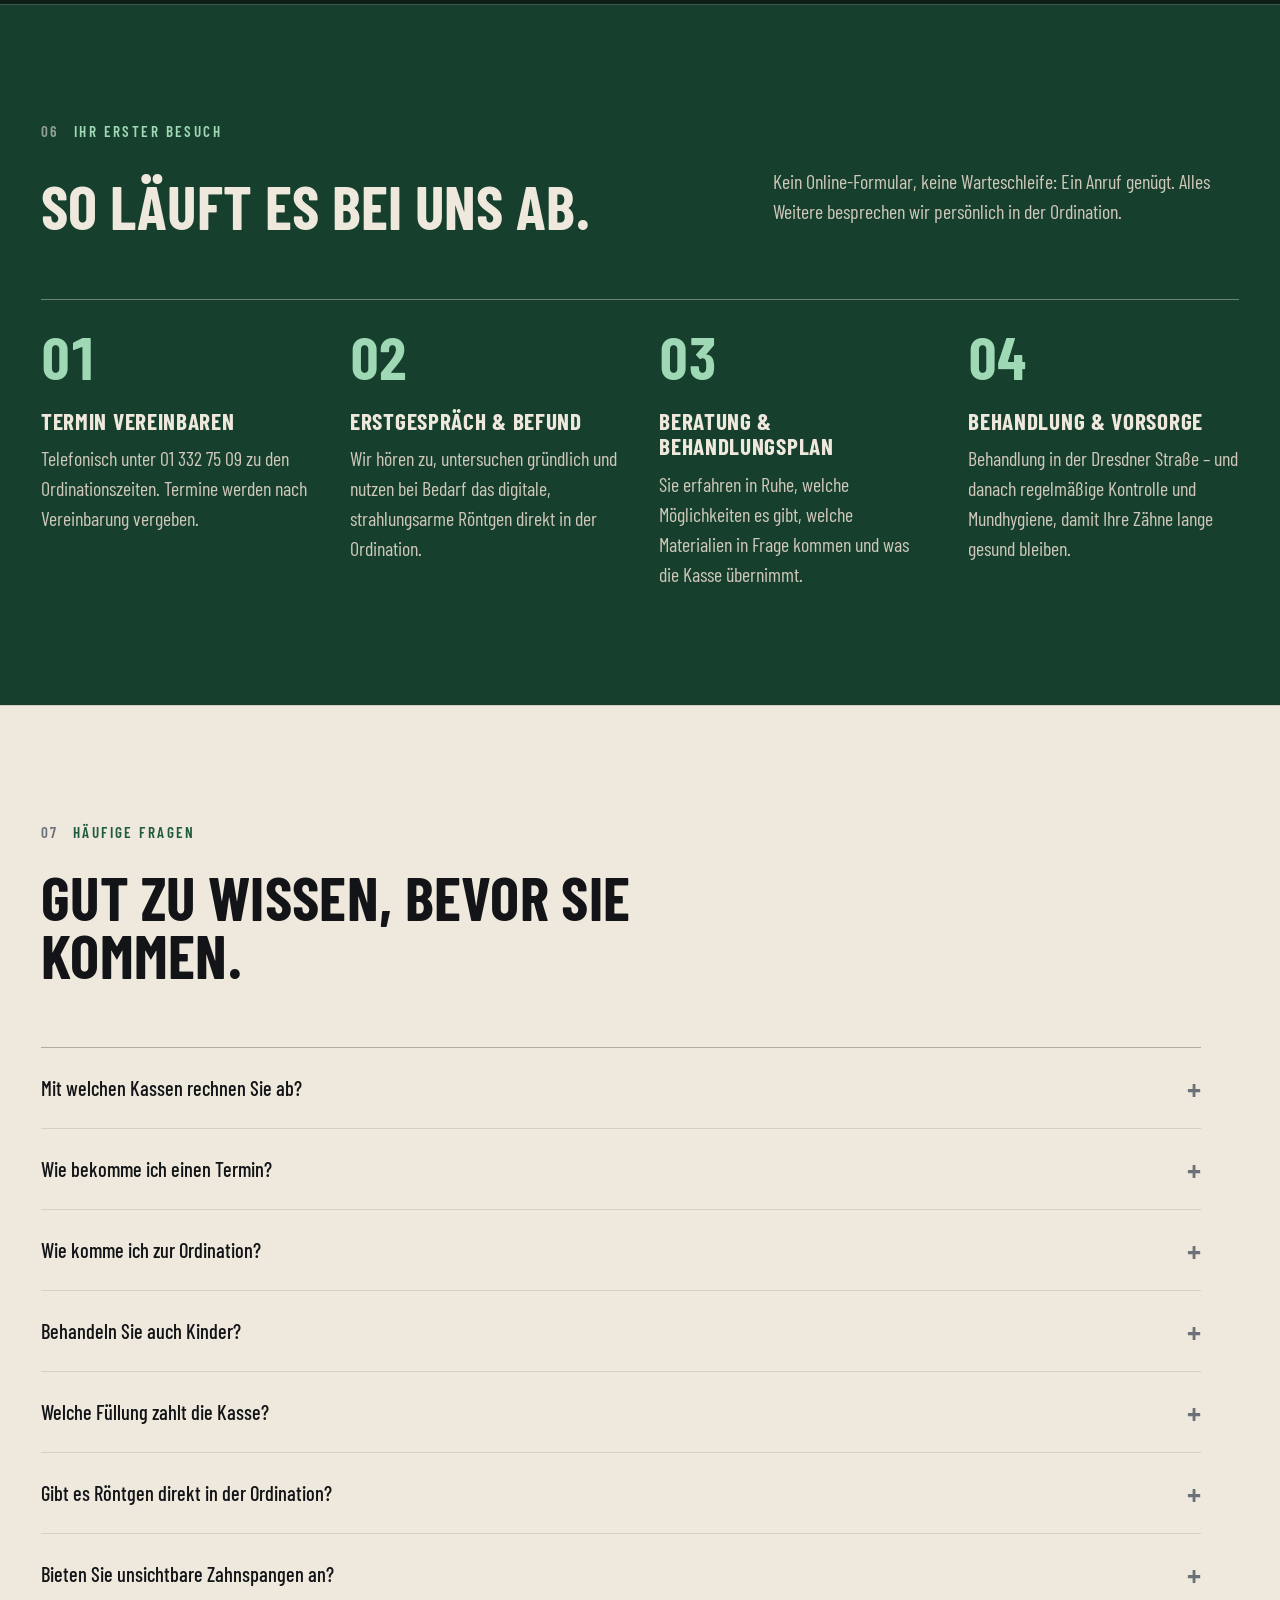
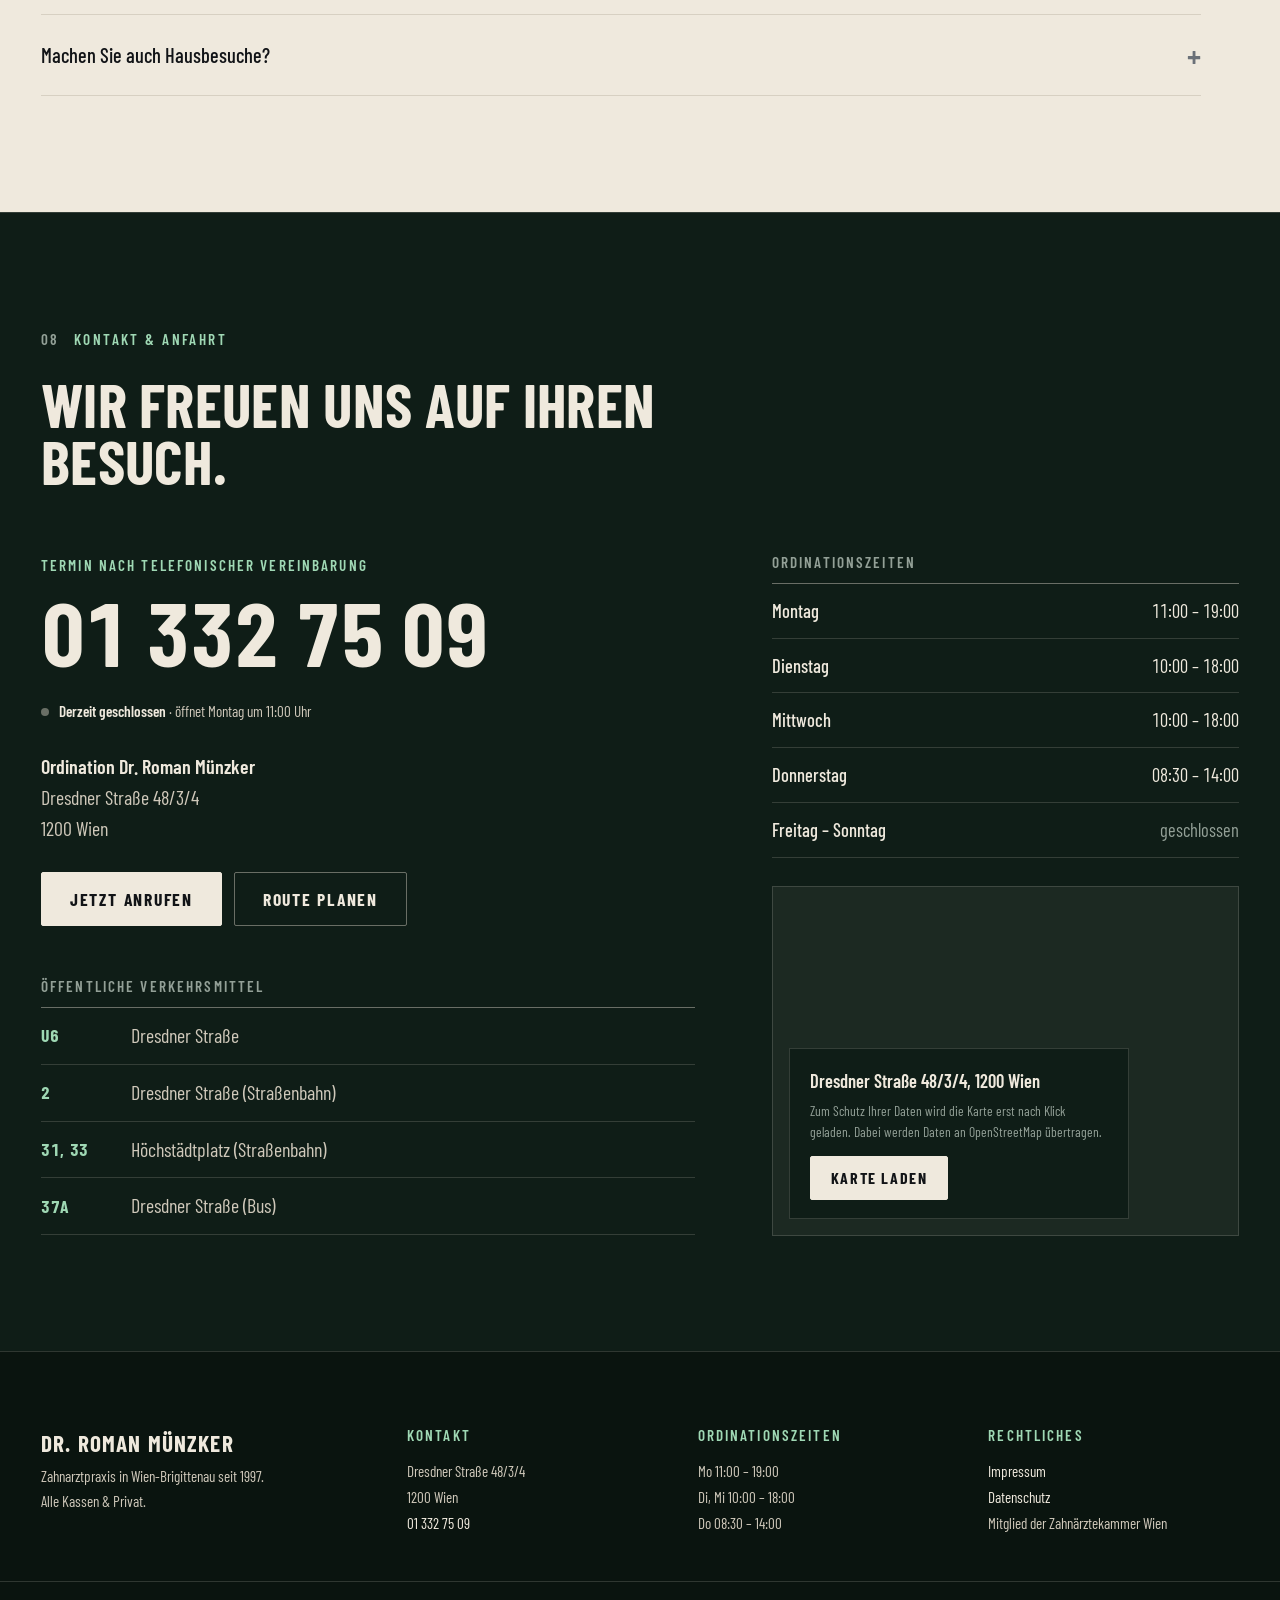
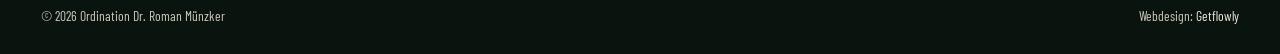
<file: v2/gruen/index.html>
<!doctype html>
<html lang="de-AT" class="no-js">
<head>
  <meta charset="utf-8">
  <meta name="viewport" content="width=device-width, initial-scale=1, viewport-fit=cover">
  <title>Zahnarzt Dr. Roman Münzker – Ordination in 1200 Wien · Alle Kassen · Entwurf Grün · Barlow Condensed</title>
  <meta name="description" content="Zahnarztpraxis Dr. Roman Münzker in Wien-Brigittenau seit 1997: Prophylaxe, Füllungen, Zahnersatz, Implantologie und Kieferorthopädie für Kinder und Erwachsene. Alle Kassen &amp; Privat. Tel. 01 332 75 09.">
  <meta name="robots" content="noindex, nofollow">
  <meta name="theme-color" content="#0f1d17">
  <link rel="canonical" href="https://www.zahnarzt-muenzker.at/">
  <link rel="icon" href="../../favicon.svg" type="image/svg+xml">
  <meta property="og:type" content="website">
  <meta property="og:locale" content="de_AT">
  <meta property="og:title" content="Zahnarzt Dr. Roman Münzker – 1200 Wien">
  <meta property="og:description" content="Ihre Zahnarztpraxis in der Brigittenau seit 1997. Alle Kassen &amp; Privat.">
  <meta property="og:image" content="../../assets/img/behandlung-2-1600.webp">
  <link rel="preload" href="../assets/fonts/barlow-condensed-latin-700-normal.woff2" as="font" type="font/woff2" crossorigin>
  <link rel="preload" href="../assets/fonts/barlow-condensed-latin-400-normal.woff2" as="font" type="font/woff2" crossorigin>
  <link rel="stylesheet" href="../assets/css/base.css">
  <link rel="stylesheet" href="../assets/css/theme-gruen.css">
</head>
<body>
  <a class="skip-link" href="#main">Zum Inhalt springen</a>

  <header class="header" id="header">
    <div class="wrap header__row">
      <a class="brand" href="#top">
        <span class="brand__name">Dr. Roman Münzker</span>
        <span class="brand__sub">Zahnarzt · 1200 Wien</span>
      </a>
      <nav class="nav" id="nav" aria-label="Hauptnavigation">
        <a href="#leistungen">Leistungen</a>
        <a href="#kfo">Kieferorthopädie</a>
        <a href="#ordination">Ordination</a>
        <a href="#team">Team</a>
        <a href="#fragen">Fragen</a>
        <a href="#kontakt">Kontakt</a>
        <a class="nav__phone" href="tel:+4313327509">01 332 75 09</a>
      </nav>
      <a class="btn btn--sm header__cta" href="tel:+4313327509">Termin vereinbaren</a>
      <button class="menu-toggle" id="menu-toggle" aria-label="Menü öffnen" aria-expanded="false" aria-controls="nav"><span class="menu-toggle__open">Menü</span><span class="menu-toggle__close">Schließen</span></button>
    </div>
  </header>

  <main id="main">

    <section class="hero" id="top">
      <div class="hero__text">
        <div class="hero__inner">
          <p class="kicker">Zahnarzt in Wien-Brigittenau · seit 1997</p>
          <h1>Zähne erhalten – ein Leben lang.</h1>
          <p class="lead">Prophylaxe, Füllungen, Zahnersatz, Implantologie und Kieferorthopädie für Kinder und Erwachsene. Persönlich betreut von Dr.&nbsp;Roman Münzker und seinem Team. Alle Kassen &amp; Privat.</p>
          <div class="hero__actions">
            <a class="btn" href="tel:+4313327509">Termin vereinbaren</a>
            <a class="textlink" href="tel:+4313327509">01 332 75 09</a>
          </div>
          <p class="status" data-status><span class="status__dot" aria-hidden="true"></span><span data-status-text>Mo 11–19 · Di &amp; Mi 10–18 · Do 8:30–14 Uhr</span></p>
        </div>
      </div>
      <figure class="hero__photo">
        <div class="media media--hero"><img src="../../assets/img/behandlung-2-1600.webp"
             srcset="../../assets/img/behandlung-2-800.webp 800w, ../../assets/img/behandlung-2-1600.webp 1600w, ../../assets/img/behandlung-2-2200.webp 2200w"
             sizes="(max-width: 900px) 100vw, 54vw" alt="Behandlungsraum der Ordination mit moderner Behandlungseinheit" width="1600" height="1200" fetchpriority="high"></div>
        <figcaption>Behandlungsraum, Dresdner Straße 48</figcaption>
      </figure>
    </section>

    <div class="facts">
      <div class="wrap facts__grid">
        <div class="reveal"><small>Ordination seit</small><b>1997</b></div>
        <div class="reveal"><small>Versicherung</small><b>Alle Kassen &amp; Privat</b></div>
        <div class="reveal"><small>Diagnostik</small><b>Digitales Röntgen</b></div>
        <div class="reveal"><small>Anfahrt</small><b>U6 Dresdner Straße</b></div>
      </div>
    </div>

    <section class="section" id="leistungen" aria-labelledby="leistungen-title">
      <div class="wrap">
        <div class="reveal section__head">
          <p class="kicker"><span>01</span>Leistungen</p>
          <h2 id="leistungen-title">Alles für Ihre Zähne – unter einem Dach.</h2>
          <p class="section__intro">Oberstes Ziel unserer Ordination ist die Zahnerhaltung. Von der Vorsorge über Füllungen und Zahnersatz bis zur Kieferorthopädie – als Kassen- oder Privatleistung.</p>
        </div>
        <div class="cards">
          <article class="reveal card">
            <span class="card__num">01</span>
            <div class="media"><img src="../../assets/img/laecheln-750.webp" alt="" width="750" height="563" loading="lazy"></div>
            <h3>Prophylaxe &amp; Mundhygiene</h3>
            <p>Vorbeugung von Karies und Zahnbetterkrankungen (Parodontitis). Je nach Risiko ist eine halbjährliche bis jährliche professionelle Zahnreinigung sinnvoll – in einzelnen Fällen auch in kürzeren Intervallen.</p>
          </article>
          <a class="reveal card card--link" href="#fuellungen">
            <span class="card__num">02</span>
            <div class="media"><img src="../../assets/img/behandlung-1-700.webp" alt="" width="700" height="911" loading="lazy"></div>
            <h3>Füllungstherapie</h3>
            <p>Seit 2025 ist Amalgam EU-weit verboten. Wir beraten Sie zu den Alternativen – vom Glasionomerzement bis zum Keramikinlay. Materialien im Vergleich →</p>
          </a>
          <article class="reveal card">
            <span class="card__num">03</span>
            <div class="media"><img src="../../assets/img/zahnmodell-800.webp" alt="" width="800" height="424" loading="lazy"></div>
            <h3>Zahnersatz</h3>
            <p>Abnehmbare und festsitzende Lösungen: Kronen und Brücken (Metall-Keramik oder Vollkeramik), Teilprothesen – auch klammerlos – und Vollprothesen. Bei Bedarf auch implantatgetragen.</p>
          </article>
          <article class="reveal card">
            <span class="card__num">04</span>
            <div class="media"><img src="../../assets/img/behandlung-3-700.webp" alt="" width="700" height="933" loading="lazy"></div>
            <h3>Chirurgie &amp; Implantologie</h3>
            <p>Implantologie – vor allem auch zur Fixierung schlecht sitzender Teil- und Totalprothesen –, Wurzelspitzenresektion sowie Freilegung und, wenn notwendig, Entfernung retinierter Zähne, auch von Weisheitszähnen.</p>
          </article>
          <a class="reveal card card--link" href="#kfo">
            <span class="card__num">05</span>
            <div class="media"><img src="../../assets/img/kieferorthopaedie-800.webp" alt="" width="800" height="353" loading="lazy"></div>
            <h3>Kieferorthopädie</h3>
            <p>Festsitzende und abnehmbare Zahnspangen für Kinder und Erwachsene sowie unsichtbare Zahnspangen („eCligner“). Mehr zur Kieferorthopädie →</p>
          </a>
          <article class="reveal card">
            <span class="card__num">06</span>
            <div class="media"><img src="../../assets/img/panoramaroentgen-800.webp" alt="" width="800" height="624" loading="lazy"></div>
            <h3>Digitales Röntgen</h3>
            <p>Als modernes diagnostisches Hilfsmittel steht in unserer Ordination ein digitales und damit strahlungsarmes Kleinbild- und Panoramaröntgen zur Verfügung.</p>
          </article>
        </div>
        <p class="reveal extras"><b>Sonderleistungen:</b> Hausbesuche · Zahnschmuck · Expressreparatur von Zahnersatz · Reinigung von Zahnersatz im Ultraschallbad</p>
      </div>
    </section>

    <section class="statement" aria-label="Leitsatz">
      <div class="wrap">
        <p class="reveal">Oberstes Ziel unserer Ordination ist die Zahnerhaltung.<small>Vorsorge statt Reparatur: Wer regelmäßig zur Kontrolle und Mundhygiene kommt, behält seine eigenen Zähne länger gesund – und spart sich aufwändige Behandlungen.</small></p>
      </div>
    </section>

    <section class="section--rule" id="kfo" aria-labelledby="kfo-title">
      <div class="split">
        <figure class="split__photo">
          <div class="media"><img src="../../assets/img/kieferorthopaedie-1024.webp" srcset="../../assets/img/kieferorthopaedie-800.webp 800w, ../../assets/img/kieferorthopaedie-1024.webp 1024w" sizes="(max-width: 900px) 100vw, 50vw" alt="Kieferorthopädische Modelle und transparente Zahnschienen" width="1024" height="452" loading="lazy"></div>
          <figcaption>Festsitzende Apparatur am Modell</figcaption>
        </figure>
        <div class="split__text">
          <div class="reveal split__inner">
            <p class="kicker"><span>02</span>Kieferorthopädie</p>
            <h2 id="kfo-title">Gerade Zähne – in jedem Alter.</h2>
            <p class="lead">Das kieferorthopädische Leistungsspektrum unserer Ordination umfasst festsitzende und abnehmbare Zahnspangen für Kinder und Erwachsene sowie die sogenannten unsichtbaren Zahnspangen („eCligner“).</p>
            <p>Dr. Münzker hat sich dafür umfassend fortgebildet – unter anderem mit dem KFO-Fortbildungsdiplom der Österreichischen Zahnärztekammer und der „eCligner Suisse“-Zertifizierung.</p>
            <dl class="deflist">
              <div><dt>Festsitzend</dt><dd>Zahnspangen für Kinder &amp; Erwachsene</dd></div>
              <div><dt>Abnehmbar</dt><dd>Zahnspangen für Kinder &amp; Erwachsene</dd></div>
              <div><dt>Unsichtbar</dt><dd>Transparente Schienen mit eCligner</dd></div>
            </dl>
          </div>
        </div>
      </div>
    </section>

    <section class="section section--rule section--paper" id="fuellungen" aria-labelledby="fuellungen-title">
      <div class="wrap">
        <div class="reveal section__head">
          <p class="kicker"><span>03</span>Füllungstherapie</p>
          <h2 id="fuellungen-title">Amalgam ist Geschichte. Welche Füllung passt zu Ihnen?</h2>
          <p class="section__intro">Seit Anfang 2025 ist die Verwendung von Amalgam für Zahnfüllungen per EU-Verordnung verboten. Als Alternative kommen diese Materialien in Frage:</p>
        </div>
        <table class="reveal table">
          <thead>
            <tr><th scope="col">Material</th><th scope="col">Eigenschaften</th><th scope="col">Haltbarkeit · Einsatz</th><th scope="col">Kosten</th></tr>
          </thead>
          <tbody>
            <tr>
              <th scope="row"><span class="matcell"><span class="swatch swatch--stein" aria-hidden="true"></span><span class="mat">Steinzement<small>Langzeitprovisorium</small></span></span></th>
              <td data-label="Eigenschaften">Das einzige Füllungsmaterial, bei dem die ÖGK die vollen Kosten übernimmt. Kann aber eher nur als Langzeitprovisorium angesehen werden.</td>
              <td data-label="Haltbarkeit · Einsatz">ca. 6 Monate – 2 Jahre</td>
              <td data-label="Kosten">ÖGK: volle Kostenübernahme</td>
            </tr>
            <tr>
              <th scope="row"><span class="matcell"><span class="swatch swatch--giz" aria-hidden="true"></span><span class="mat">Glasionomerzement<small>GIZ</small></span></span></th>
              <td data-label="Eigenschaften">Haltbarer als Steinzement. Gibt Fluor ab und hilft so, Sekundärkaries zu verhindern. Nicht für jede Indikation geeignet, wäscht sich aus, ist etwas rau und kann sich verfärben.</td>
              <td data-label="Haltbarkeit · Einsatz">Kinder bis zum vollendeten 15. Lebensjahr, Schwangere und stillende Mütter</td>
              <td data-label="Kosten">Alle Kassen für die genannten Gruppen · BVAEB &amp; KFA: Kostenübernahme für alle Patientinnen und Patienten</td>
            </tr>
            <tr>
              <th scope="row"><span class="matcell"><span class="swatch swatch--composite" aria-hidden="true"></span><span class="mat">Composite<small>Zahnfarbene Kunststofffüllung</small></span></span></th>
              <td data-label="Eigenschaften">Das beste und haltbarste plastische Füllungsmaterial – für alle Indikationen geeignet. Die Verarbeitung ist aufwändig: Trockenlegung, Konditionierung des Zahnes, schichtweise Aushärtung.</td>
              <td data-label="Haltbarkeit · Einsatz">Front- und Seitenzähne</td>
              <td data-label="Kosten">Frontzähne (Eckzahn bis Eckzahn): von allen Kassen bezahlt · Seitenzähne: Privatleistung</td>
            </tr>
            <tr>
              <th scope="row"><span class="matcell"><span class="swatch swatch--gold" aria-hidden="true"></span><span class="mat">Gold- &amp; Keramikinlays<small>Laborgefertigt</small></span></span></th>
              <td data-label="Eigenschaften">Die beste Versorgungsmöglichkeit kariöser Läsionen im Seitenzahnbereich – passgenau im Labor gefertigt.</td>
              <td data-label="Haltbarkeit · Einsatz">Zahn wird präpariert, Abformung, Fertigung des Formteils im Labor am Gipsmodell, Einsetzen (zementiert oder geklebt)</td>
              <td data-label="Kosten">Privatleistung</td>
            </tr>
          </tbody>
        </table>
        <p class="reveal footnote">Welche Lösung für Ihren Zahn sinnvoll ist, besprechen wir gerne persönlich mit Ihnen in der Ordination.</p>
      </div>
    </section>

    <section class="section section--rule section--surface" id="ordination" aria-labelledby="ordination-title">
      <div class="wrap">
        <div class="reveal section__head">
          <p class="kicker"><span>04</span>Die Ordination</p>
          <h2 id="ordination-title">Hell, freundlich und modern ausgestattet.</h2>
          <p class="section__intro">Ein Blick in unsere Räume in der Dresdner Straße: Behandlungszimmer, Wartebereich und eine eigene Spielecke für unsere jüngsten Patientinnen und Patienten. Ein digitales, strahlungsarmes Kleinbild- und Panoramaröntgen steht direkt in der Ordination zur Verfügung.</p>
          <div class="section__aside strip-nav" aria-label="Galerie blättern">
            <button class="strip-btn" type="button" data-strip="prev" aria-label="Zurück">←</button>
            <button class="strip-btn" type="button" data-strip="next" aria-label="Weiter">→</button>
          </div>
        </div>
      </div>
      <div class="strip" id="gallery" tabindex="0" aria-label="Bilder aus der Ordination – horizontal scrollen">
        <button class="reveal g" data-full="../../assets/img/behandlung-2-2200.webp"><div class="media"><img src="../../assets/img/behandlung-2-1600.webp" alt="Behandlungsraum mit Behandlungseinheit und Monitor" loading="lazy" width="1600" height="1200"></div><span class="cap">Behandlungsraum</span></button>
        <button class="reveal g" data-full="../../assets/img/behandlung-1-1400.webp"><div class="media"><img src="../../assets/img/behandlung-1-700.webp" alt="Behandlungsstuhl im Detail" loading="lazy" width="700" height="911"></div><span class="cap">Behandlungseinheit</span></button>
        <button class="reveal g" data-full="../../assets/img/wartezimmer-1-1024.webp"><div class="media"><img src="../../assets/img/wartezimmer-1-800.webp" alt="Heller Wartebereich mit Stühlen" loading="lazy" width="800" height="570"></div><span class="cap">Wartebereich</span></button>
        <button class="reveal g" data-full="../../assets/img/kinderecke-2-1600.webp"><div class="media"><img src="../../assets/img/kinderecke-2-800.webp" alt="Kinderbücher über Zähne auf dem Kindertisch" loading="lazy" width="800" height="600"></div><span class="cap">Kinderecke</span></button>
        <button class="reveal g" data-full="../../assets/img/roentgenraum-1600.webp"><div class="media"><img src="../../assets/img/roentgenraum-800.webp" alt="Eingang zum Röntgenraum" loading="lazy" width="800" height="600"></div><span class="cap">Röntgenraum</span></button>
        <button class="reveal g" data-full="../../assets/img/behandlung-3-1400.webp"><div class="media"><img src="../../assets/img/behandlung-3-700.webp" alt="Zweiter Behandlungsraum mit Fenster" loading="lazy" width="700" height="933"></div><span class="cap">Behandlungsraum 2</span></button>
        <button class="reveal g" data-full="../../assets/img/panoramaroentgen-1600.webp"><div class="media"><img src="../../assets/img/panoramaroentgen-800.webp" alt="Digitales Panoramaröntgengerät" loading="lazy" width="800" height="624"></div><span class="cap">Panoramaröntgen</span></button>
        <button class="reveal g" data-full="../../assets/img/modell-1024.webp"><div class="media"><img src="../../assets/img/modell-800.webp" alt="Gipsmodell eines Gebisses" loading="lazy" width="800" height="503"></div><span class="cap">Zahnmodell</span></button>
        <button class="reveal g" data-full="../../assets/img/kinderecke-3-1600.webp"><div class="media"><img src="../../assets/img/kinderecke-3-800.webp" alt="Kleine Spielsachen für Kinder" loading="lazy" width="800" height="600"></div><span class="cap">Für die Kleinen</span></button>
        <button class="reveal g" data-full="../../assets/img/wartezimmer-2-1024.webp"><div class="media"><img src="../../assets/img/wartezimmer-2-800.webp" alt="Wartebereich mit Bildschirm und Informationen" loading="lazy" width="800" height="610"></div><span class="cap">Wartebereich</span></button>
        <button class="reveal g" data-full="../../assets/img/kinderecke-1-1024.webp"><div class="media"><img src="../../assets/img/kinderecke-1-800.webp" alt="Spielecke mit Kindertisch und Spielzeug" loading="lazy" width="800" height="600"></div><span class="cap">Spielecke</span></button>
        <button class="reveal g" data-full="../../assets/img/praxislabor-1600.webp"><div class="media"><img src="../../assets/img/praxislabor-800.webp" alt="Technisches Gerät in der Ordination" loading="lazy" width="800" height="600"></div><span class="cap">Technik</span></button>
      </div>
    </section>

    <section class="section section--rule" id="team" aria-labelledby="team-title">
      <div class="wrap">
        <div class="reveal section__head">
          <p class="kicker"><span>05</span>Team</p>
          <h2 id="team-title">Erfahrung, die man spürt.</h2>
          <p class="section__intro">Seit 1997 führt Dr. Roman Münzker seine Ordination in der Brigittenau. Neben der allgemeinen Zahnheilkunde hat er sich laufend in Implantologie und Kieferorthopädie weitergebildet.</p>
        </div>
        <div class="doctor">
          <figure class="reveal portrait">
            <div class="media"><img src="../../assets/img/dr-roman-muenzker-1200.webp" srcset="../../assets/img/dr-roman-muenzker-600.webp 600w, ../../assets/img/dr-roman-muenzker-1200.webp 1200w" sizes="(max-width: 900px) 100vw, 38vw" alt="Porträt Dr. med. univ. Roman Münzker" width="1200" height="1600" loading="lazy"></div>
            <figcaption><b>Dr. med. univ. Roman Münzker</b>Ordinationsinhaber · Mitglied der Zahnärztekammer Wien</figcaption>
          </figure>
          <div class="reveal cv">
            <h3>Werdegang</h3>
            <table class="cv__table">
              <tbody>
                <tr><th scope="row">1992</th><td>Promotion zum Doktor der gesamten Heilkunde</td></tr>
                <tr><th scope="row">1993 – 1995</th><td>Ausbildung zum Facharzt für Zahn-, Mund- &amp; Kieferheilkunde</td></tr>
                <tr><th scope="row">1996 – 1997</th><td>Anstellung im Zahnambulatorium Floridsdorf der WGKK</td></tr>
                <tr class="is-key"><th scope="row">1997</th><td>Gründung der Ordination in der Dresdner Straße</td></tr>
                <tr><th scope="row">2003 – 2005</th><td>Implantologiekurs, Medos Austria</td></tr>
                <tr><th scope="row">2007 – 2008</th><td>KFO-Kurs nach Prof. Richter</td></tr>
                <tr><th scope="row">2008</th><td>KFO-Fortbildungsdiplom der Österreichischen Zahnärztekammer</td></tr>
                <tr><th scope="row">2010 – 2012</th><td>Ausbildung zum Kieferorthopäden nach POS („Progressive Orthodontic Seminars“)</td></tr>
                <tr><th scope="row">2012</th><td>„eCligner Suisse“-Zertifizierung</td></tr>
                <tr class="is-key"><th scope="row">2026</th><td>29 Jahre Ordination Dr. Münzker – Jubiläum im Oktober</td></tr>
              </tbody>
            </table>
          </div>
        </div>
        <div class="team">
          <figure class="reveal portrait">
            <div class="media"><img src="../../assets/img/jutta-tanner-600.webp" srcset="../../assets/img/jutta-tanner-600.webp 600w, ../../assets/img/jutta-tanner-1000.webp 1000w" sizes="(max-width: 600px) 100vw, 30vw" alt="Porträt Jutta Tanner" width="600" height="800" loading="lazy"></div>
            <figcaption><b>Jutta Tanner</b>Zahnärztliche Assistentin · Mundhygiene · Prophylaxeassistentin (PAss)</figcaption>
          </figure>
          <figure class="reveal portrait">
            <div class="media"><img src="../../assets/img/katja-muenzker-600.webp" srcset="../../assets/img/katja-muenzker-600.webp 600w, ../../assets/img/katja-muenzker-1000.webp 1000w" sizes="(max-width: 600px) 100vw, 30vw" alt="Porträt Katja Münzker" width="600" height="800" loading="lazy"></div>
            <figcaption><b>Katja Münzker</b>Administration · Zahnärztliche Assistentin · Mundhygiene · Prophylaxeassistentin (PAss)</figcaption>
          </figure>
          <figure class="reveal portrait">
            <div class="media"><img src="../../assets/img/team-gruppe-800.webp" srcset="../../assets/img/team-gruppe-800.webp 800w, ../../assets/img/team-gruppe-1600.webp 1600w" sizes="(max-width: 600px) 100vw, 30vw" alt="Das Team der Ordination Dr. Münzker" width="800" height="600" loading="lazy"></div>
            <figcaption><b>Das Team</b>Gemeinsam für Sie da – Ordination Dr. Münzker</figcaption>
          </figure>
        </div>
      </div>
    </section>

    <section class="section section--rule section--surface" id="ablauf" aria-labelledby="ablauf-title">
      <div class="wrap">
        <div class="reveal section__head">
          <p class="kicker"><span>06</span>Ihr erster Besuch</p>
          <h2 id="ablauf-title">So läuft es bei uns ab.</h2>
          <p class="section__intro">Kein Online-Formular, keine Warteschleife: Ein Anruf genügt. Alles Weitere besprechen wir persönlich in der Ordination.</p>
        </div>
        <ol class="steps" style="list-style:none;margin:0;padding:0">
          <li class="reveal step"><div class="step__num">01</div><h3>Termin vereinbaren</h3><p>Telefonisch unter 01 332 75 09 zu den Ordinationszeiten. Termine werden nach Vereinbarung vergeben.</p></li>
          <li class="reveal step"><div class="step__num">02</div><h3>Erstgespräch &amp; Befund</h3><p>Wir hören zu, untersuchen gründlich und nutzen bei Bedarf das digitale, strahlungsarme Röntgen direkt in der Ordination.</p></li>
          <li class="reveal step"><div class="step__num">03</div><h3>Beratung &amp; Behandlungsplan</h3><p>Sie erfahren in Ruhe, welche Möglichkeiten es gibt, welche Materialien in Frage kommen und was die Kasse übernimmt.</p></li>
          <li class="reveal step"><div class="step__num">04</div><h3>Behandlung &amp; Vorsorge</h3><p>Behandlung in der Dresdner Straße – und danach regelmäßige Kontrolle und Mundhygiene, damit Ihre Zähne lange gesund bleiben.</p></li>
        </ol>
      </div>
    </section>

    <section class="section section--rule section--paper" id="fragen" aria-labelledby="fragen-title">
      <div class="wrap">
        <div class="reveal section__head">
          <p class="kicker"><span>07</span>Häufige Fragen</p>
          <h2 id="fragen-title">Gut zu wissen, bevor Sie kommen.</h2>
        </div>
        <div class="reveal faq">
          <details>
            <summary>Mit welchen Kassen rechnen Sie ab?</summary>
            <div class="faq__body"><p>Mit allen Kassen. Privatleistungen sind ebenfalls möglich – welche Leistung Kassen- und welche Privatleistung ist, besprechen wir vorab mit Ihnen.</p></div>
          </details>
          <details>
            <summary>Wie bekomme ich einen Termin?</summary>
            <div class="faq__body"><p>Telefonisch unter <a href="tel:+4313327509">01 332 75 09</a> – Montag 11–19 Uhr, Dienstag und Mittwoch 10–18 Uhr, Donnerstag 8:30–14 Uhr. Termine nach Vereinbarung.</p></div>
          </details>
          <details>
            <summary>Wie komme ich zur Ordination?</summary>
            <div class="faq__body"><p>Dresdner Straße 48/3/4, 1200 Wien. Mit der U6 bis Dresdner Straße, mit der Straßenbahn 2 (Dresdner Straße) oder 31 und 33 (Höchstädtplatz), mit dem Bus 37A (Dresdner Straße).</p></div>
          </details>
          <details>
            <summary>Behandeln Sie auch Kinder?</summary>
            <div class="faq__body"><p>Ja. Kinder bis zum vollendeten 15. Lebensjahr erhalten Glasionomerzement-Füllungen als Kassenleistung, kieferorthopädische Behandlungen bieten wir für Kinder und Erwachsene an – und im Wartebereich gibt es eine eigene Spielecke.</p></div>
          </details>
          <details>
            <summary>Welche Füllung zahlt die Kasse?</summary>
            <div class="faq__body"><p>Steinzement übernimmt die ÖGK zur Gänze. Glasionomerzement zahlen alle Kassen für Kinder bis 15, Schwangere und stillende Mütter (BVAEB und KFA für alle). Zahnfarbenes Composite wird im Frontzahnbereich von allen Kassen bezahlt, im Seitenzahnbereich ist es eine Privatleistung. <a href="#fuellungen">Materialien im Vergleich</a></p></div>
          </details>
          <details>
            <summary>Gibt es Röntgen direkt in der Ordination?</summary>
            <div class="faq__body"><p>Ja. Ein digitales und damit strahlungsarmes Kleinbild- und Panoramaröntgen steht in der Ordination zur Verfügung – ohne zusätzlichen Weg zu einem Institut.</p></div>
          </details>
          <details>
            <summary>Bieten Sie unsichtbare Zahnspangen an?</summary>
            <div class="faq__body"><p>Ja, transparente Schienen mit eCligner. Dr. Münzker ist „eCligner Suisse“-zertifiziert und hat das KFO-Fortbildungsdiplom der Österreichischen Zahnärztekammer.</p></div>
          </details>
          <details>
            <summary>Machen Sie auch Hausbesuche?</summary>
            <div class="faq__body"><p>Ja, Hausbesuche gehören zu unseren Sonderleistungen – ebenso Expressreparaturen von Zahnersatz und die Reinigung von Zahnersatz im Ultraschallbad.</p></div>
          </details>
        </div>
      </div>
    </section>

    <section class="section section--rule" id="kontakt" aria-labelledby="kontakt-title">
      <div class="wrap">
        <div class="reveal section__head">
          <p class="kicker"><span>08</span>Kontakt &amp; Anfahrt</p>
          <h2 id="kontakt-title">Wir freuen uns auf Ihren Besuch.</h2>
        </div>
        <div class="contact">
          <div class="reveal contact__main">
            <p class="contact__label">Termin nach telefonischer Vereinbarung</p>
            <a class="phone" href="tel:+4313327509">01 332 75 09</a>
            <p class="status" data-status><span class="status__dot" aria-hidden="true"></span><span data-status-text>Mo 11–19 · Di &amp; Mi 10–18 · Do 8:30–14 Uhr</span></p>
            <address class="contact__addr">
              <b>Ordination Dr. Roman Münzker</b><br>
              Dresdner Straße 48/3/4<br>
              1200 Wien
            </address>
            <div class="contact__actions">
              <a class="btn" href="tel:+4313327509">Jetzt anrufen</a>
              <a class="btn btn--line" href="https://www.google.com/maps/dir/?api=1&amp;destination=Dresdner+Stra%C3%9Fe+48%2C+1200+Wien" target="_blank" rel="noopener">Route planen</a>
            </div>
            <h3 class="contact__h">Öffentliche Verkehrsmittel</h3>
            <table class="transit">
              <tbody>
                <tr><th scope="row">U6</th><td>Dresdner Straße</td></tr>
                <tr><th scope="row">2</th><td>Dresdner Straße (Straßenbahn)</td></tr>
                <tr><th scope="row">31, 33</th><td>Höchstädtplatz (Straßenbahn)</td></tr>
                <tr><th scope="row">37A</th><td>Dresdner Straße (Bus)</td></tr>
              </tbody>
            </table>
          </div>
          <div class="reveal contact__side">
            <h3 class="contact__h">Ordinationszeiten</h3>
            <table class="hours">
              <caption class="sr-only">Ordinationszeiten</caption>
              <tbody>
                <tr data-day="1"><th scope="row">Montag</th><td>11:00 – 19:00</td></tr>
                <tr data-day="2"><th scope="row">Dienstag</th><td>10:00 – 18:00</td></tr>
                <tr data-day="3"><th scope="row">Mittwoch</th><td>10:00 – 18:00</td></tr>
                <tr data-day="4"><th scope="row">Donnerstag</th><td>08:30 – 14:00</td></tr>
                <tr data-day="5,6,0" class="is-closed"><th scope="row">Freitag – Sonntag</th><td>geschlossen</td></tr>
              </tbody>
            </table>
            <div class="map" id="map">
              <div class="map__panel">
                <b>Dresdner Straße 48/3/4, 1200 Wien</b>
                <p>Zum Schutz Ihrer Daten wird die Karte erst nach Klick geladen. Dabei werden Daten an OpenStreetMap übertragen.</p>
                <button class="btn btn--sm" id="map-load" type="button">Karte laden</button>
              </div>
            </div>
          </div>
        </div>
      </div>
    </section>
  </main>

  <footer class="footer">
    <div class="wrap footer__grid">
      <div>
        <p class="footer__brand">Dr. Roman Münzker</p>
        <p>Zahnarztpraxis in Wien-Brigittenau seit 1997.<br>Alle Kassen &amp; Privat.</p>
      </div>
      <div>
        <h4>Kontakt</h4>
        <address>Dresdner Straße 48/3/4<br>1200 Wien<br><a href="tel:+4313327509">01 332 75 09</a></address>
      </div>
      <div>
        <h4>Ordinationszeiten</h4>
        <p>Mo 11:00 – 19:00<br>Di, Mi 10:00 – 18:00<br>Do 08:30 – 14:00</p>
      </div>
      <div>
        <h4>Rechtliches</h4>
        <p><a href="../../impressum.html">Impressum</a><br><a href="../../impressum.html#datenschutz">Datenschutz</a><br>Mitglied der Zahnärztekammer Wien</p>
      </div>
    </div>
    <div class="wrap footer__bottom">
      <span>© <span data-year>2026</span> Ordination Dr. Roman Münzker</span>
      <span>Webdesign: <a href="https://getflowly.at" target="_blank" rel="noopener">Getflowly</a></span>
    </div>
  </footer>

  <nav class="callbar" id="callbar" aria-label="Schnellkontakt">
    <a href="tel:+4313327509">Anrufen</a>
    <a href="https://www.google.com/maps/dir/?api=1&amp;destination=Dresdner+Stra%C3%9Fe+48%2C+1200+Wien" target="_blank" rel="noopener">Route</a>
  </nav>

  <div class="lightbox" id="lightbox" role="dialog" aria-modal="true" aria-label="Bildergalerie" hidden>
    <button class="lb-btn lb-close" type="button" aria-label="Schließen">Schließen</button>
    <button class="lb-btn lb-prev" type="button" aria-label="Vorheriges Bild">←</button>
    <button class="lb-btn lb-next" type="button" aria-label="Nächstes Bild">→</button>
    <div class="lightbox__stage"><img alt=""></div>
    <div class="lightbox__bar"><span data-lb-cap></span><span data-lb-count></span></div>
  </div>

  <script src="../assets/js/main.js" defer></script>
</body>
</html>
</file>
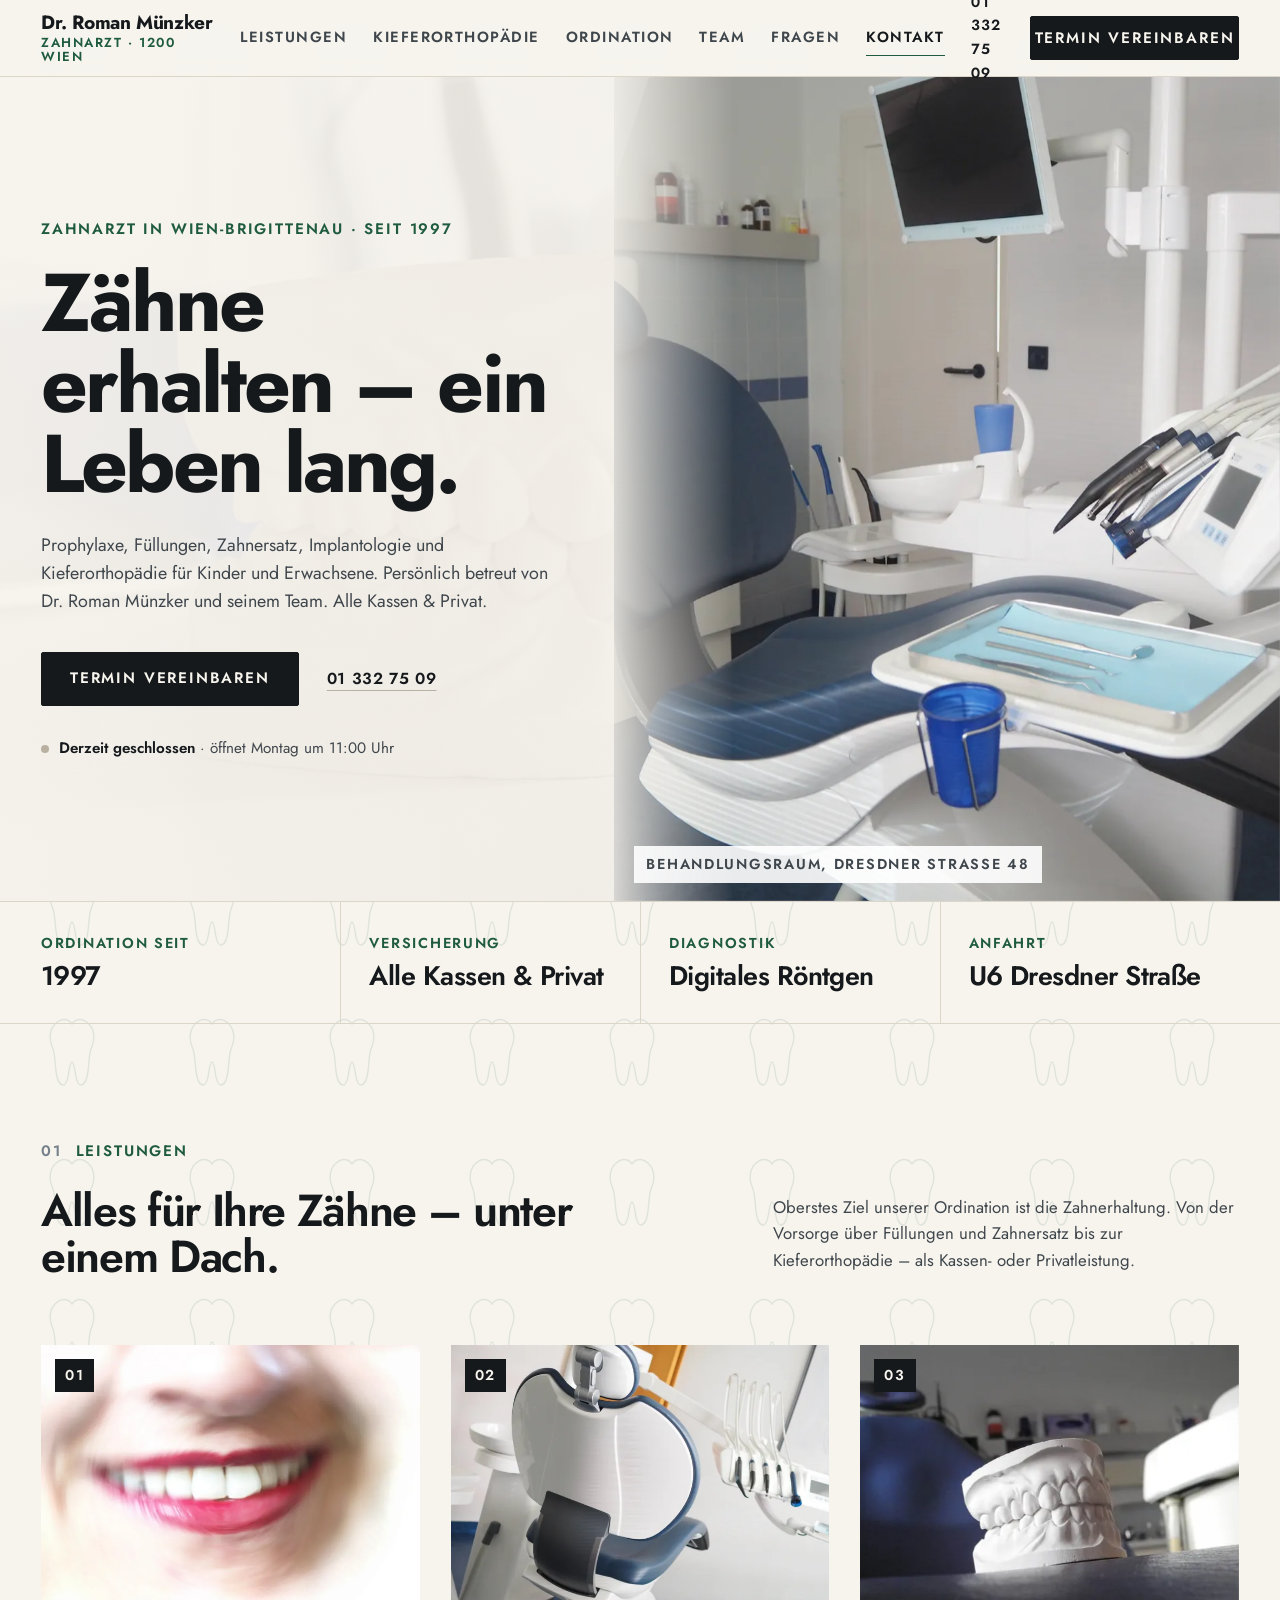
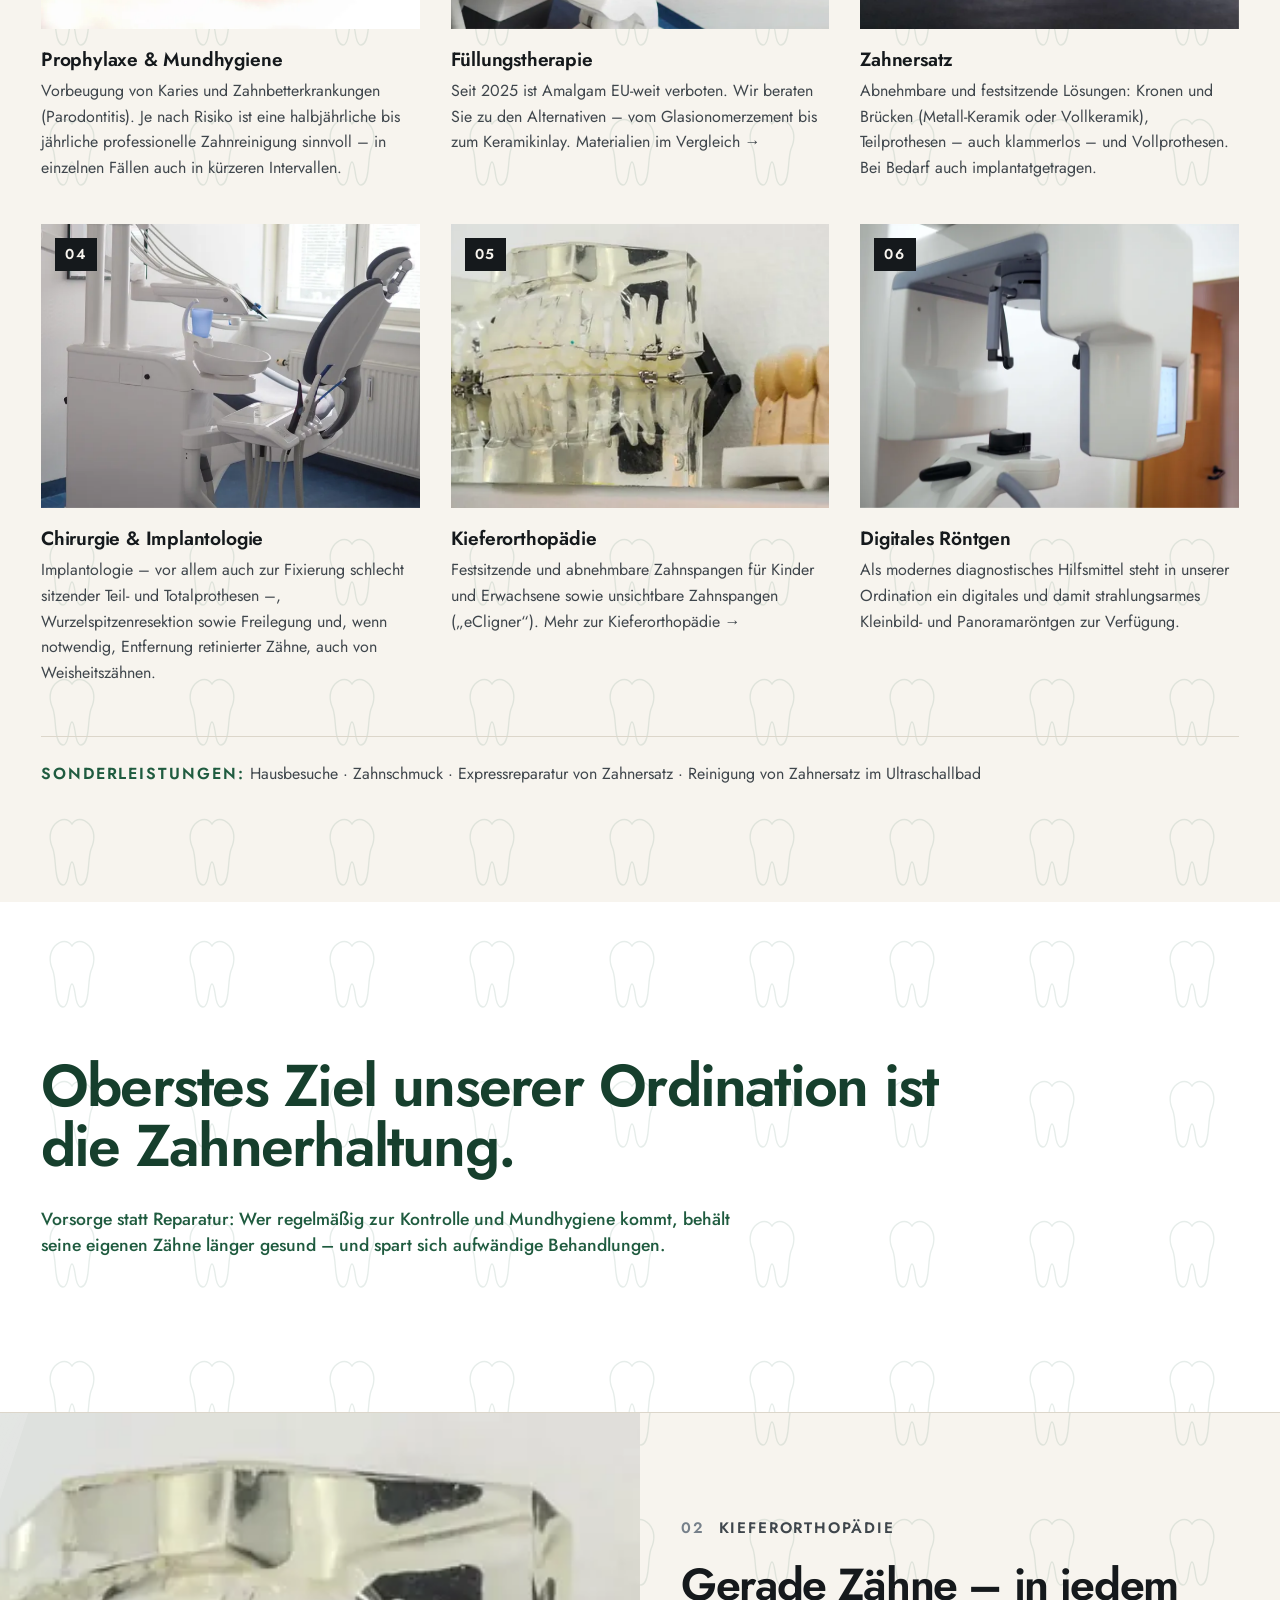
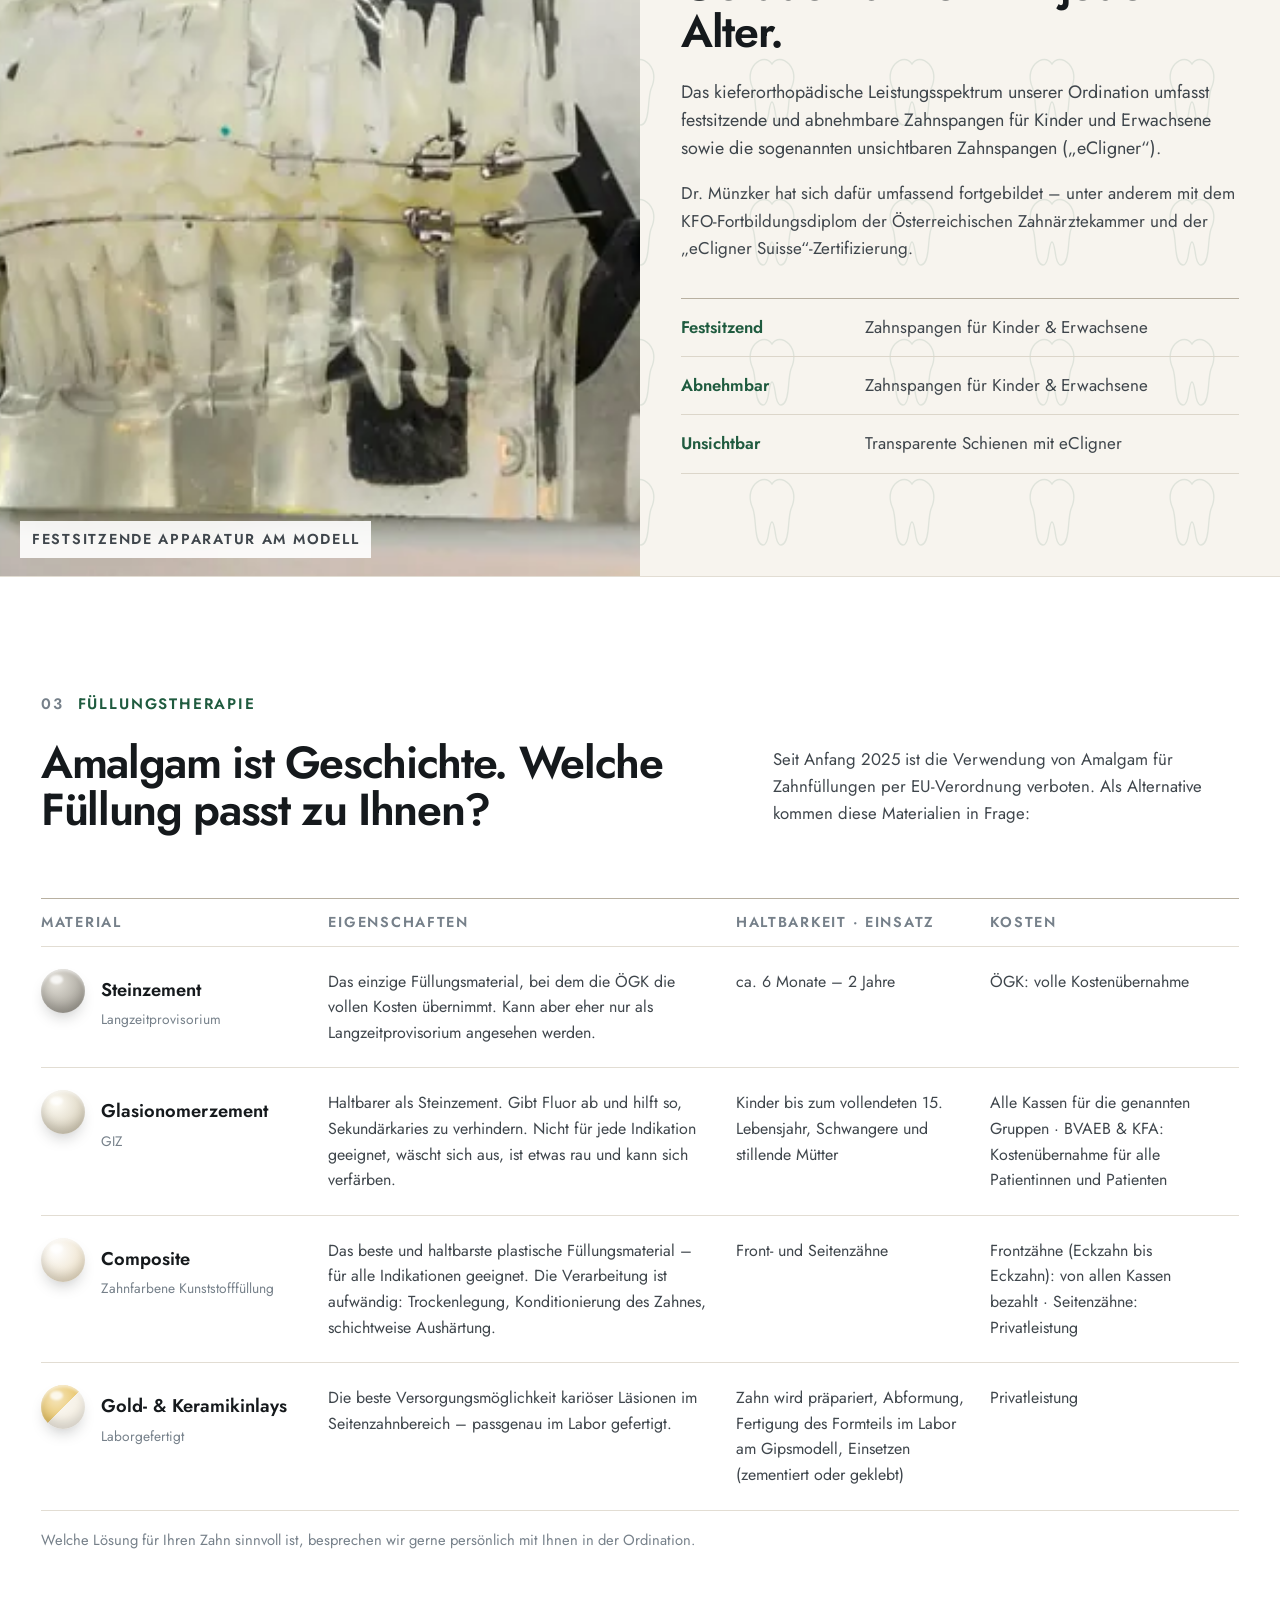
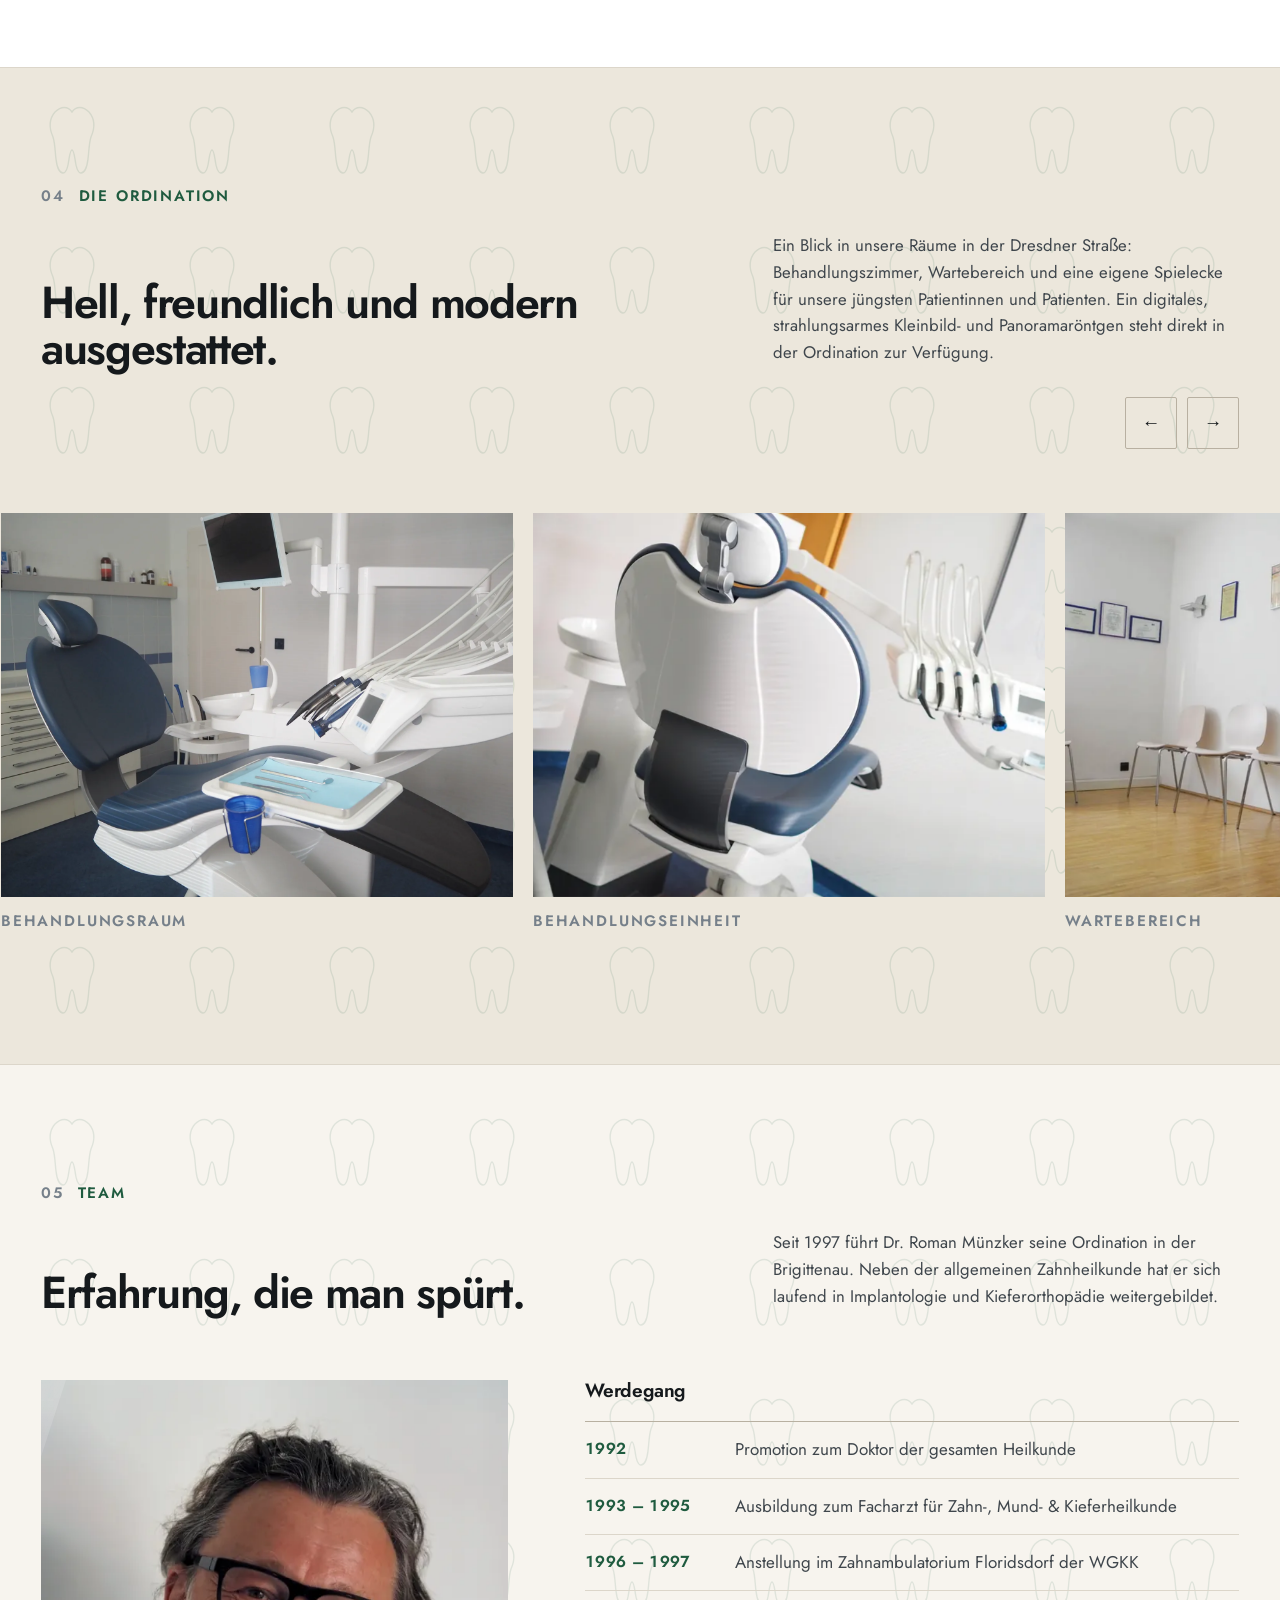
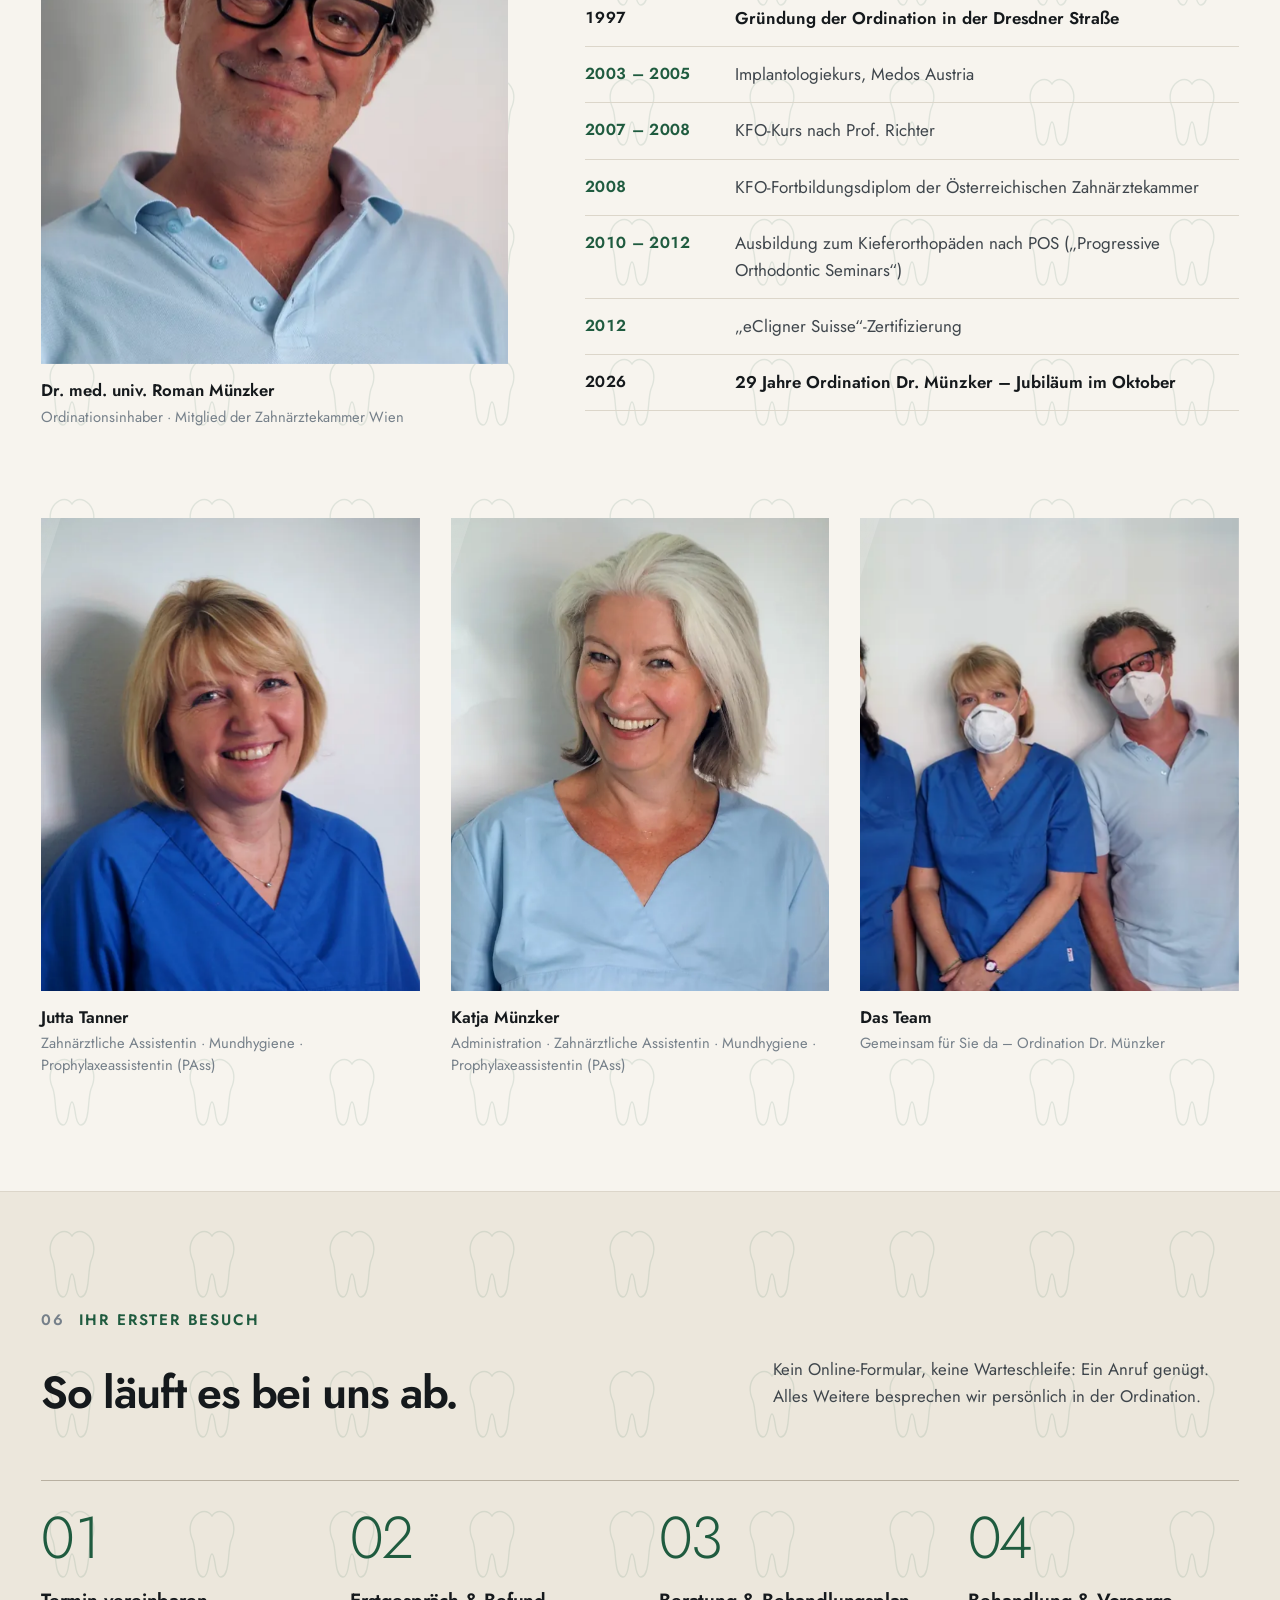
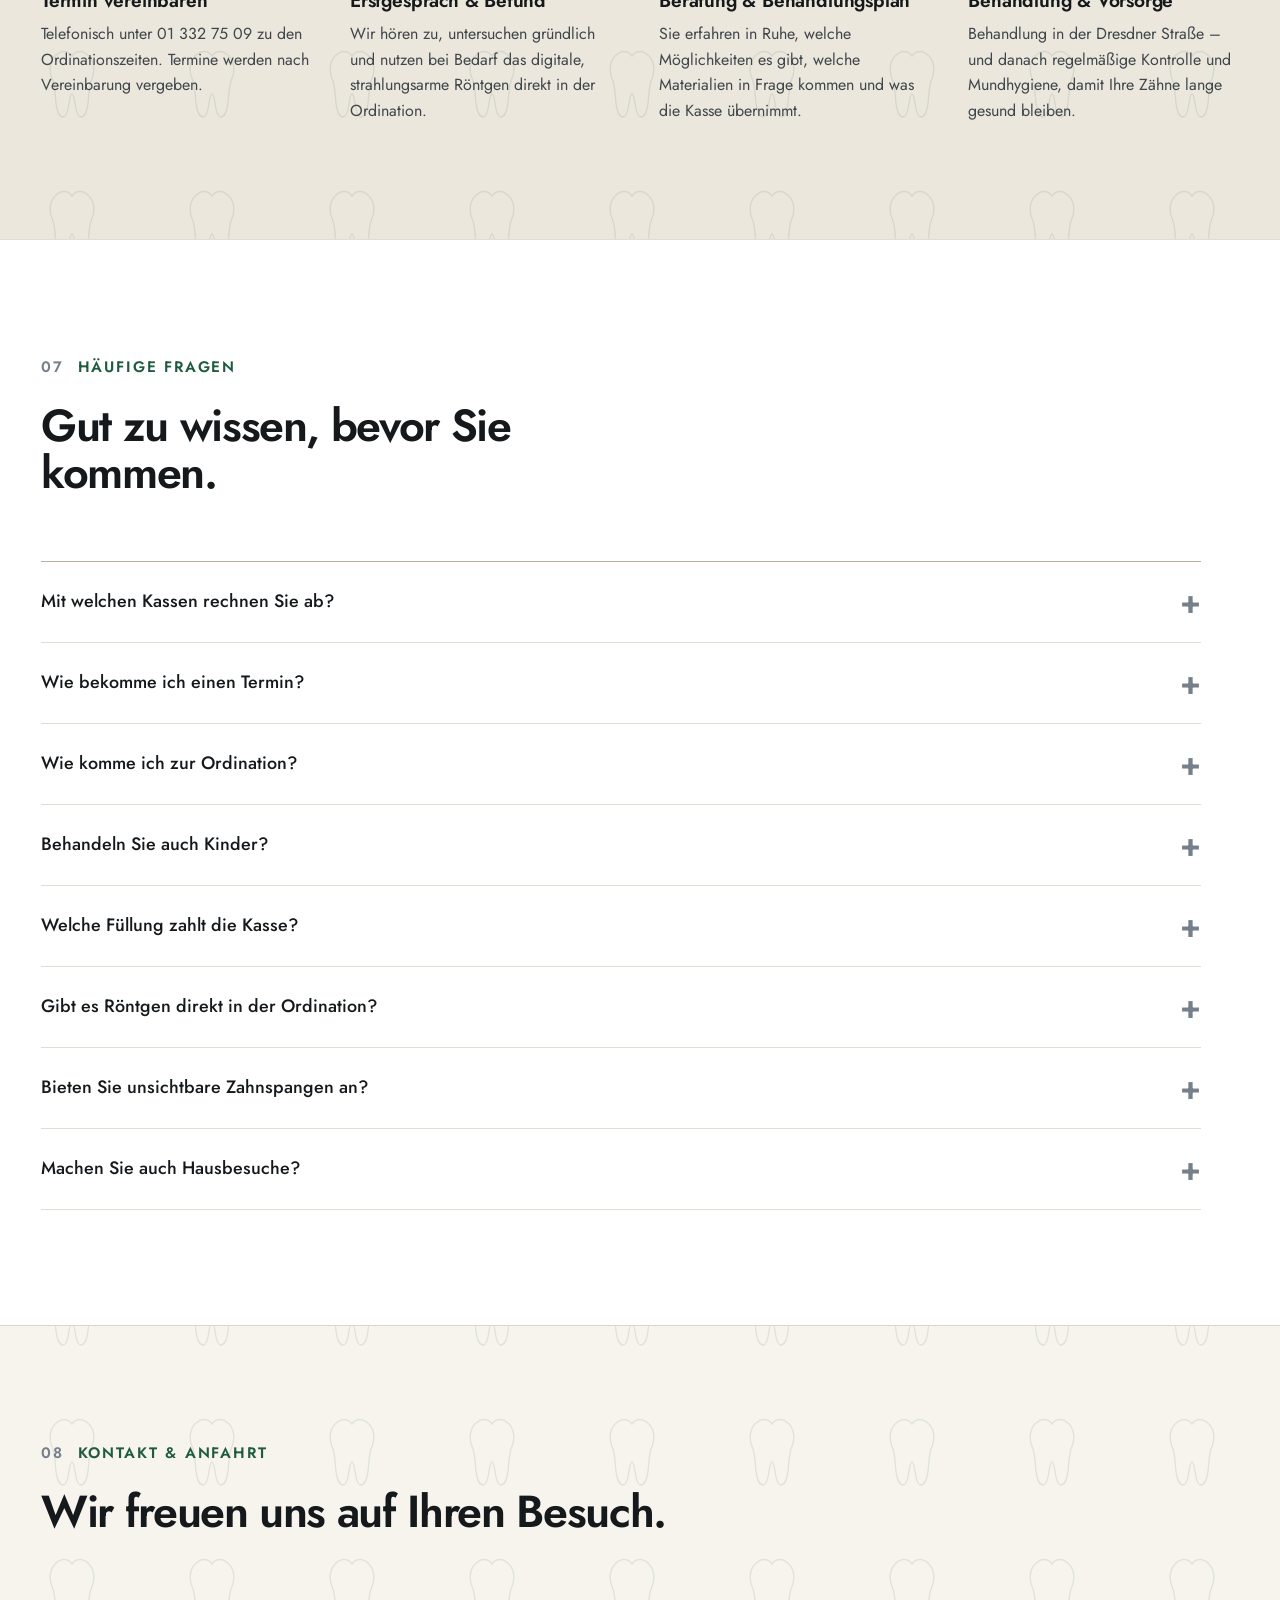
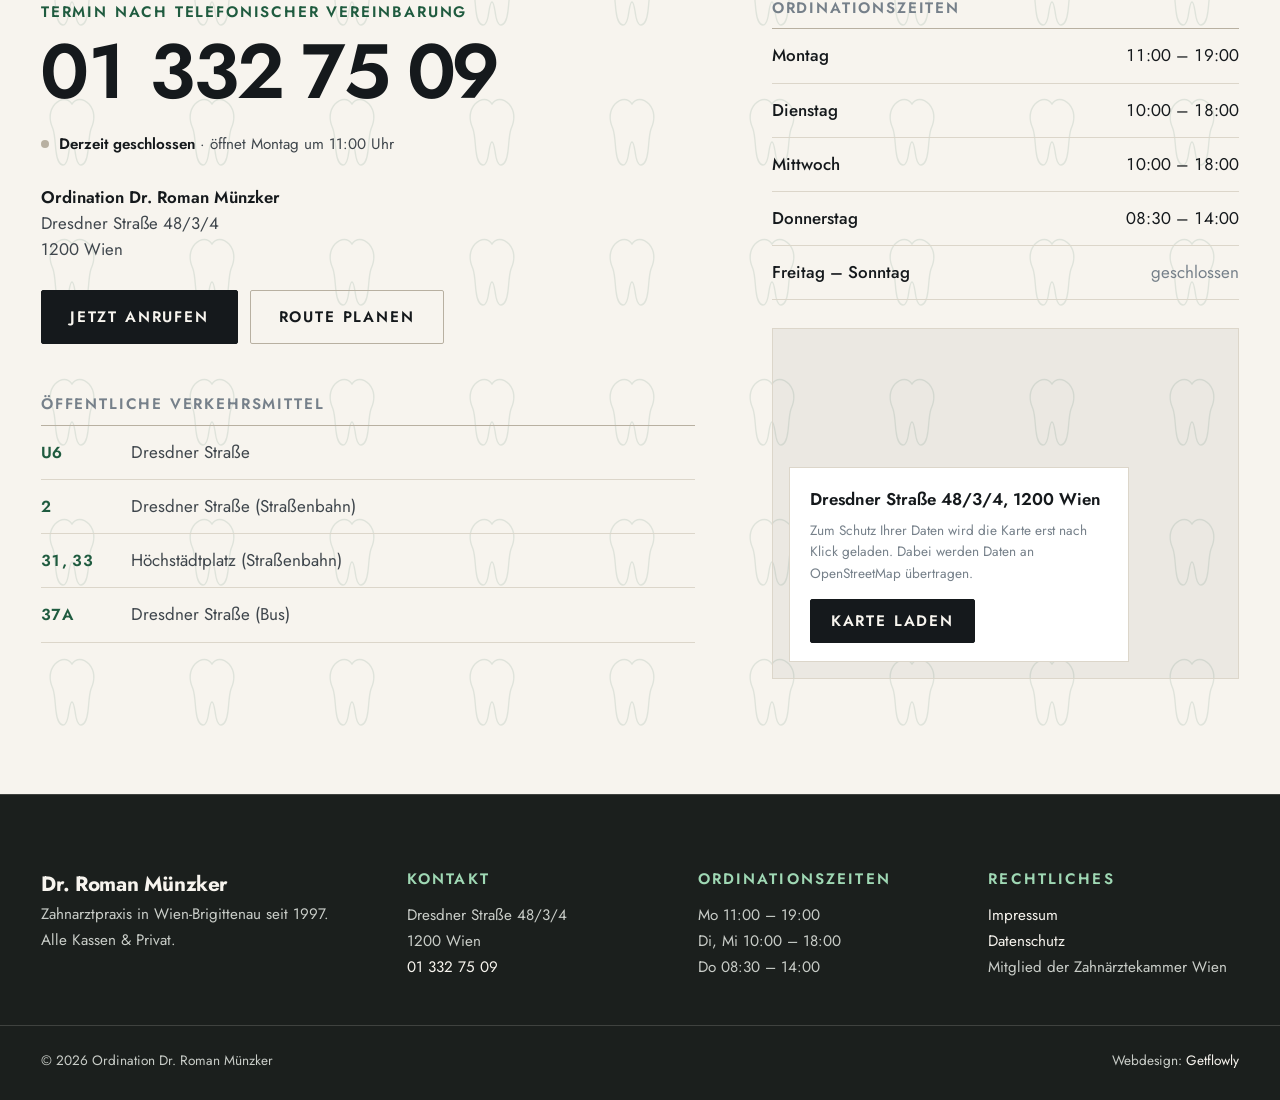
<file: v2/zaehne/index.html>
<!doctype html>
<html lang="de-AT" class="no-js">
<head>
  <meta charset="utf-8">
  <meta name="viewport" content="width=device-width, initial-scale=1, viewport-fit=cover">
  <title>Zahnarzt Dr. Roman Münzker – Ordination in 1200 Wien · Alle Kassen · Entwurf Zähne · Jost</title>
  <meta name="description" content="Zahnarztpraxis Dr. Roman Münzker in Wien-Brigittenau seit 1997: Prophylaxe, Füllungen, Zahnersatz, Implantologie und Kieferorthopädie für Kinder und Erwachsene. Alle Kassen &amp; Privat. Tel. 01 332 75 09.">
  <meta name="robots" content="noindex, nofollow">
  <meta name="theme-color" content="#f7f4ee">
  <link rel="canonical" href="https://www.zahnarzt-muenzker.at/">
  <link rel="icon" href="../../favicon.svg" type="image/svg+xml">
  <meta property="og:type" content="website">
  <meta property="og:locale" content="de_AT">
  <meta property="og:title" content="Zahnarzt Dr. Roman Münzker – 1200 Wien">
  <meta property="og:description" content="Ihre Zahnarztpraxis in der Brigittenau seit 1997. Alle Kassen &amp; Privat.">
  <meta property="og:image" content="../../assets/img/behandlung-2-1600.webp">
  <link rel="preload" href="../assets/fonts/jost-latin-wght-normal.woff2" as="font" type="font/woff2" crossorigin>
  <link rel="stylesheet" href="../assets/css/base.css">
  <link rel="stylesheet" href="../assets/css/theme-zaehne.css">
</head>
<body>
  <a class="skip-link" href="#main">Zum Inhalt springen</a>

  <header class="header" id="header">
    <div class="wrap header__row">
      <a class="brand" href="#top">
        <span class="brand__name">Dr. Roman Münzker</span>
        <span class="brand__sub">Zahnarzt · 1200 Wien</span>
      </a>
      <nav class="nav" id="nav" aria-label="Hauptnavigation">
        <a href="#leistungen">Leistungen</a>
        <a href="#kfo">Kieferorthopädie</a>
        <a href="#ordination">Ordination</a>
        <a href="#team">Team</a>
        <a href="#fragen">Fragen</a>
        <a href="#kontakt">Kontakt</a>
        <a class="nav__phone" href="tel:+4313327509">01 332 75 09</a>
      </nav>
      <a class="btn btn--sm header__cta" href="tel:+4313327509">Termin vereinbaren</a>
      <button class="menu-toggle" id="menu-toggle" aria-label="Menü öffnen" aria-expanded="false" aria-controls="nav"><span class="menu-toggle__open">Menü</span><span class="menu-toggle__close">Schließen</span></button>
    </div>
  </header>

  <main id="main">

    <section class="hero" id="top">
      <div class="hero__text">
        <div class="hero__inner">
          <p class="kicker">Zahnarzt in Wien-Brigittenau · seit 1997</p>
          <h1>Zähne erhalten – ein Leben lang.</h1>
          <p class="lead">Prophylaxe, Füllungen, Zahnersatz, Implantologie und Kieferorthopädie für Kinder und Erwachsene. Persönlich betreut von Dr.&nbsp;Roman Münzker und seinem Team. Alle Kassen &amp; Privat.</p>
          <div class="hero__actions">
            <a class="btn" href="tel:+4313327509">Termin vereinbaren</a>
            <a class="textlink" href="tel:+4313327509">01 332 75 09</a>
          </div>
          <p class="status" data-status><span class="status__dot" aria-hidden="true"></span><span data-status-text>Mo 11–19 · Di &amp; Mi 10–18 · Do 8:30–14 Uhr</span></p>
        </div>
      </div>
      <figure class="hero__photo">
        <div class="media media--hero"><img src="../../assets/img/behandlung-2-1600.webp"
             srcset="../../assets/img/behandlung-2-800.webp 800w, ../../assets/img/behandlung-2-1600.webp 1600w, ../../assets/img/behandlung-2-2200.webp 2200w"
             sizes="(max-width: 900px) 100vw, 54vw" alt="Behandlungsraum der Ordination mit moderner Behandlungseinheit" width="1600" height="1200" fetchpriority="high"></div>
        <figcaption>Behandlungsraum, Dresdner Straße 48</figcaption>
      </figure>
    </section>

    <div class="facts">
      <div class="wrap facts__grid">
        <div class="reveal"><small>Ordination seit</small><b>1997</b></div>
        <div class="reveal"><small>Versicherung</small><b>Alle Kassen &amp; Privat</b></div>
        <div class="reveal"><small>Diagnostik</small><b>Digitales Röntgen</b></div>
        <div class="reveal"><small>Anfahrt</small><b>U6 Dresdner Straße</b></div>
      </div>
    </div>

    <section class="section" id="leistungen" aria-labelledby="leistungen-title">
      <div class="wrap">
        <div class="reveal section__head">
          <p class="kicker"><span>01</span>Leistungen</p>
          <h2 id="leistungen-title">Alles für Ihre Zähne – unter einem Dach.</h2>
          <p class="section__intro">Oberstes Ziel unserer Ordination ist die Zahnerhaltung. Von der Vorsorge über Füllungen und Zahnersatz bis zur Kieferorthopädie – als Kassen- oder Privatleistung.</p>
        </div>
        <div class="cards">
          <article class="reveal card">
            <span class="card__num">01</span>
            <div class="media"><img src="../../assets/img/laecheln-750.webp" alt="" width="750" height="563" loading="lazy"></div>
            <h3>Prophylaxe &amp; Mundhygiene</h3>
            <p>Vorbeugung von Karies und Zahnbetterkrankungen (Parodontitis). Je nach Risiko ist eine halbjährliche bis jährliche professionelle Zahnreinigung sinnvoll – in einzelnen Fällen auch in kürzeren Intervallen.</p>
          </article>
          <a class="reveal card card--link" href="#fuellungen">
            <span class="card__num">02</span>
            <div class="media"><img src="../../assets/img/behandlung-1-700.webp" alt="" width="700" height="911" loading="lazy"></div>
            <h3>Füllungstherapie</h3>
            <p>Seit 2025 ist Amalgam EU-weit verboten. Wir beraten Sie zu den Alternativen – vom Glasionomerzement bis zum Keramikinlay. Materialien im Vergleich →</p>
          </a>
          <article class="reveal card">
            <span class="card__num">03</span>
            <div class="media"><img src="../../assets/img/zahnmodell-800.webp" alt="" width="800" height="424" loading="lazy"></div>
            <h3>Zahnersatz</h3>
            <p>Abnehmbare und festsitzende Lösungen: Kronen und Brücken (Metall-Keramik oder Vollkeramik), Teilprothesen – auch klammerlos – und Vollprothesen. Bei Bedarf auch implantatgetragen.</p>
          </article>
          <article class="reveal card">
            <span class="card__num">04</span>
            <div class="media"><img src="../../assets/img/behandlung-3-700.webp" alt="" width="700" height="933" loading="lazy"></div>
            <h3>Chirurgie &amp; Implantologie</h3>
            <p>Implantologie – vor allem auch zur Fixierung schlecht sitzender Teil- und Totalprothesen –, Wurzelspitzenresektion sowie Freilegung und, wenn notwendig, Entfernung retinierter Zähne, auch von Weisheitszähnen.</p>
          </article>
          <a class="reveal card card--link" href="#kfo">
            <span class="card__num">05</span>
            <div class="media"><img src="../../assets/img/kieferorthopaedie-800.webp" alt="" width="800" height="353" loading="lazy"></div>
            <h3>Kieferorthopädie</h3>
            <p>Festsitzende und abnehmbare Zahnspangen für Kinder und Erwachsene sowie unsichtbare Zahnspangen („eCligner“). Mehr zur Kieferorthopädie →</p>
          </a>
          <article class="reveal card">
            <span class="card__num">06</span>
            <div class="media"><img src="../../assets/img/panoramaroentgen-800.webp" alt="" width="800" height="624" loading="lazy"></div>
            <h3>Digitales Röntgen</h3>
            <p>Als modernes diagnostisches Hilfsmittel steht in unserer Ordination ein digitales und damit strahlungsarmes Kleinbild- und Panoramaröntgen zur Verfügung.</p>
          </article>
        </div>
        <p class="reveal extras"><b>Sonderleistungen:</b> Hausbesuche · Zahnschmuck · Expressreparatur von Zahnersatz · Reinigung von Zahnersatz im Ultraschallbad</p>
      </div>
    </section>

    <section class="statement" aria-label="Leitsatz">
      <div class="wrap">
        <p class="reveal">Oberstes Ziel unserer Ordination ist die Zahnerhaltung.<small>Vorsorge statt Reparatur: Wer regelmäßig zur Kontrolle und Mundhygiene kommt, behält seine eigenen Zähne länger gesund – und spart sich aufwändige Behandlungen.</small></p>
      </div>
    </section>

    <section class="section--rule" id="kfo" aria-labelledby="kfo-title">
      <div class="split">
        <figure class="split__photo">
          <div class="media"><img src="../../assets/img/kieferorthopaedie-1024.webp" srcset="../../assets/img/kieferorthopaedie-800.webp 800w, ../../assets/img/kieferorthopaedie-1024.webp 1024w" sizes="(max-width: 900px) 100vw, 50vw" alt="Kieferorthopädische Modelle und transparente Zahnschienen" width="1024" height="452" loading="lazy"></div>
          <figcaption>Festsitzende Apparatur am Modell</figcaption>
        </figure>
        <div class="split__text">
          <div class="reveal split__inner">
            <p class="kicker"><span>02</span>Kieferorthopädie</p>
            <h2 id="kfo-title">Gerade Zähne – in jedem Alter.</h2>
            <p class="lead">Das kieferorthopädische Leistungsspektrum unserer Ordination umfasst festsitzende und abnehmbare Zahnspangen für Kinder und Erwachsene sowie die sogenannten unsichtbaren Zahnspangen („eCligner“).</p>
            <p>Dr. Münzker hat sich dafür umfassend fortgebildet – unter anderem mit dem KFO-Fortbildungsdiplom der Österreichischen Zahnärztekammer und der „eCligner Suisse“-Zertifizierung.</p>
            <dl class="deflist">
              <div><dt>Festsitzend</dt><dd>Zahnspangen für Kinder &amp; Erwachsene</dd></div>
              <div><dt>Abnehmbar</dt><dd>Zahnspangen für Kinder &amp; Erwachsene</dd></div>
              <div><dt>Unsichtbar</dt><dd>Transparente Schienen mit eCligner</dd></div>
            </dl>
          </div>
        </div>
      </div>
    </section>

    <section class="section section--rule section--paper" id="fuellungen" aria-labelledby="fuellungen-title">
      <div class="wrap">
        <div class="reveal section__head">
          <p class="kicker"><span>03</span>Füllungstherapie</p>
          <h2 id="fuellungen-title">Amalgam ist Geschichte. Welche Füllung passt zu Ihnen?</h2>
          <p class="section__intro">Seit Anfang 2025 ist die Verwendung von Amalgam für Zahnfüllungen per EU-Verordnung verboten. Als Alternative kommen diese Materialien in Frage:</p>
        </div>
        <table class="reveal table">
          <thead>
            <tr><th scope="col">Material</th><th scope="col">Eigenschaften</th><th scope="col">Haltbarkeit · Einsatz</th><th scope="col">Kosten</th></tr>
          </thead>
          <tbody>
            <tr>
              <th scope="row"><span class="matcell"><span class="swatch swatch--stein" aria-hidden="true"></span><span class="mat">Steinzement<small>Langzeitprovisorium</small></span></span></th>
              <td data-label="Eigenschaften">Das einzige Füllungsmaterial, bei dem die ÖGK die vollen Kosten übernimmt. Kann aber eher nur als Langzeitprovisorium angesehen werden.</td>
              <td data-label="Haltbarkeit · Einsatz">ca. 6 Monate – 2 Jahre</td>
              <td data-label="Kosten">ÖGK: volle Kostenübernahme</td>
            </tr>
            <tr>
              <th scope="row"><span class="matcell"><span class="swatch swatch--giz" aria-hidden="true"></span><span class="mat">Glasionomerzement<small>GIZ</small></span></span></th>
              <td data-label="Eigenschaften">Haltbarer als Steinzement. Gibt Fluor ab und hilft so, Sekundärkaries zu verhindern. Nicht für jede Indikation geeignet, wäscht sich aus, ist etwas rau und kann sich verfärben.</td>
              <td data-label="Haltbarkeit · Einsatz">Kinder bis zum vollendeten 15. Lebensjahr, Schwangere und stillende Mütter</td>
              <td data-label="Kosten">Alle Kassen für die genannten Gruppen · BVAEB &amp; KFA: Kostenübernahme für alle Patientinnen und Patienten</td>
            </tr>
            <tr>
              <th scope="row"><span class="matcell"><span class="swatch swatch--composite" aria-hidden="true"></span><span class="mat">Composite<small>Zahnfarbene Kunststofffüllung</small></span></span></th>
              <td data-label="Eigenschaften">Das beste und haltbarste plastische Füllungsmaterial – für alle Indikationen geeignet. Die Verarbeitung ist aufwändig: Trockenlegung, Konditionierung des Zahnes, schichtweise Aushärtung.</td>
              <td data-label="Haltbarkeit · Einsatz">Front- und Seitenzähne</td>
              <td data-label="Kosten">Frontzähne (Eckzahn bis Eckzahn): von allen Kassen bezahlt · Seitenzähne: Privatleistung</td>
            </tr>
            <tr>
              <th scope="row"><span class="matcell"><span class="swatch swatch--gold" aria-hidden="true"></span><span class="mat">Gold- &amp; Keramikinlays<small>Laborgefertigt</small></span></span></th>
              <td data-label="Eigenschaften">Die beste Versorgungsmöglichkeit kariöser Läsionen im Seitenzahnbereich – passgenau im Labor gefertigt.</td>
              <td data-label="Haltbarkeit · Einsatz">Zahn wird präpariert, Abformung, Fertigung des Formteils im Labor am Gipsmodell, Einsetzen (zementiert oder geklebt)</td>
              <td data-label="Kosten">Privatleistung</td>
            </tr>
          </tbody>
        </table>
        <p class="reveal footnote">Welche Lösung für Ihren Zahn sinnvoll ist, besprechen wir gerne persönlich mit Ihnen in der Ordination.</p>
      </div>
    </section>

    <section class="section section--rule section--surface" id="ordination" aria-labelledby="ordination-title">
      <div class="wrap">
        <div class="reveal section__head">
          <p class="kicker"><span>04</span>Die Ordination</p>
          <h2 id="ordination-title">Hell, freundlich und modern ausgestattet.</h2>
          <p class="section__intro">Ein Blick in unsere Räume in der Dresdner Straße: Behandlungszimmer, Wartebereich und eine eigene Spielecke für unsere jüngsten Patientinnen und Patienten. Ein digitales, strahlungsarmes Kleinbild- und Panoramaröntgen steht direkt in der Ordination zur Verfügung.</p>
          <div class="section__aside strip-nav" aria-label="Galerie blättern">
            <button class="strip-btn" type="button" data-strip="prev" aria-label="Zurück">←</button>
            <button class="strip-btn" type="button" data-strip="next" aria-label="Weiter">→</button>
          </div>
        </div>
      </div>
      <div class="strip" id="gallery" tabindex="0" aria-label="Bilder aus der Ordination – horizontal scrollen">
        <button class="reveal g" data-full="../../assets/img/behandlung-2-2200.webp"><div class="media"><img src="../../assets/img/behandlung-2-1600.webp" alt="Behandlungsraum mit Behandlungseinheit und Monitor" loading="lazy" width="1600" height="1200"></div><span class="cap">Behandlungsraum</span></button>
        <button class="reveal g" data-full="../../assets/img/behandlung-1-1400.webp"><div class="media"><img src="../../assets/img/behandlung-1-700.webp" alt="Behandlungsstuhl im Detail" loading="lazy" width="700" height="911"></div><span class="cap">Behandlungseinheit</span></button>
        <button class="reveal g" data-full="../../assets/img/wartezimmer-1-1024.webp"><div class="media"><img src="../../assets/img/wartezimmer-1-800.webp" alt="Heller Wartebereich mit Stühlen" loading="lazy" width="800" height="570"></div><span class="cap">Wartebereich</span></button>
        <button class="reveal g" data-full="../../assets/img/kinderecke-2-1600.webp"><div class="media"><img src="../../assets/img/kinderecke-2-800.webp" alt="Kinderbücher über Zähne auf dem Kindertisch" loading="lazy" width="800" height="600"></div><span class="cap">Kinderecke</span></button>
        <button class="reveal g" data-full="../../assets/img/roentgenraum-1600.webp"><div class="media"><img src="../../assets/img/roentgenraum-800.webp" alt="Eingang zum Röntgenraum" loading="lazy" width="800" height="600"></div><span class="cap">Röntgenraum</span></button>
        <button class="reveal g" data-full="../../assets/img/behandlung-3-1400.webp"><div class="media"><img src="../../assets/img/behandlung-3-700.webp" alt="Zweiter Behandlungsraum mit Fenster" loading="lazy" width="700" height="933"></div><span class="cap">Behandlungsraum 2</span></button>
        <button class="reveal g" data-full="../../assets/img/panoramaroentgen-1600.webp"><div class="media"><img src="../../assets/img/panoramaroentgen-800.webp" alt="Digitales Panoramaröntgengerät" loading="lazy" width="800" height="624"></div><span class="cap">Panoramaröntgen</span></button>
        <button class="reveal g" data-full="../../assets/img/modell-1024.webp"><div class="media"><img src="../../assets/img/modell-800.webp" alt="Gipsmodell eines Gebisses" loading="lazy" width="800" height="503"></div><span class="cap">Zahnmodell</span></button>
        <button class="reveal g" data-full="../../assets/img/kinderecke-3-1600.webp"><div class="media"><img src="../../assets/img/kinderecke-3-800.webp" alt="Kleine Spielsachen für Kinder" loading="lazy" width="800" height="600"></div><span class="cap">Für die Kleinen</span></button>
        <button class="reveal g" data-full="../../assets/img/wartezimmer-2-1024.webp"><div class="media"><img src="../../assets/img/wartezimmer-2-800.webp" alt="Wartebereich mit Bildschirm und Informationen" loading="lazy" width="800" height="610"></div><span class="cap">Wartebereich</span></button>
        <button class="reveal g" data-full="../../assets/img/kinderecke-1-1024.webp"><div class="media"><img src="../../assets/img/kinderecke-1-800.webp" alt="Spielecke mit Kindertisch und Spielzeug" loading="lazy" width="800" height="600"></div><span class="cap">Spielecke</span></button>
        <button class="reveal g" data-full="../../assets/img/praxislabor-1600.webp"><div class="media"><img src="../../assets/img/praxislabor-800.webp" alt="Technisches Gerät in der Ordination" loading="lazy" width="800" height="600"></div><span class="cap">Technik</span></button>
      </div>
    </section>

    <section class="section section--rule" id="team" aria-labelledby="team-title">
      <div class="wrap">
        <div class="reveal section__head">
          <p class="kicker"><span>05</span>Team</p>
          <h2 id="team-title">Erfahrung, die man spürt.</h2>
          <p class="section__intro">Seit 1997 führt Dr. Roman Münzker seine Ordination in der Brigittenau. Neben der allgemeinen Zahnheilkunde hat er sich laufend in Implantologie und Kieferorthopädie weitergebildet.</p>
        </div>
        <div class="doctor">
          <figure class="reveal portrait">
            <div class="media"><img src="../../assets/img/dr-roman-muenzker-1200.webp" srcset="../../assets/img/dr-roman-muenzker-600.webp 600w, ../../assets/img/dr-roman-muenzker-1200.webp 1200w" sizes="(max-width: 900px) 100vw, 38vw" alt="Porträt Dr. med. univ. Roman Münzker" width="1200" height="1600" loading="lazy"></div>
            <figcaption><b>Dr. med. univ. Roman Münzker</b>Ordinationsinhaber · Mitglied der Zahnärztekammer Wien</figcaption>
          </figure>
          <div class="reveal cv">
            <h3>Werdegang</h3>
            <table class="cv__table">
              <tbody>
                <tr><th scope="row">1992</th><td>Promotion zum Doktor der gesamten Heilkunde</td></tr>
                <tr><th scope="row">1993 – 1995</th><td>Ausbildung zum Facharzt für Zahn-, Mund- &amp; Kieferheilkunde</td></tr>
                <tr><th scope="row">1996 – 1997</th><td>Anstellung im Zahnambulatorium Floridsdorf der WGKK</td></tr>
                <tr class="is-key"><th scope="row">1997</th><td>Gründung der Ordination in der Dresdner Straße</td></tr>
                <tr><th scope="row">2003 – 2005</th><td>Implantologiekurs, Medos Austria</td></tr>
                <tr><th scope="row">2007 – 2008</th><td>KFO-Kurs nach Prof. Richter</td></tr>
                <tr><th scope="row">2008</th><td>KFO-Fortbildungsdiplom der Österreichischen Zahnärztekammer</td></tr>
                <tr><th scope="row">2010 – 2012</th><td>Ausbildung zum Kieferorthopäden nach POS („Progressive Orthodontic Seminars“)</td></tr>
                <tr><th scope="row">2012</th><td>„eCligner Suisse“-Zertifizierung</td></tr>
                <tr class="is-key"><th scope="row">2026</th><td>29 Jahre Ordination Dr. Münzker – Jubiläum im Oktober</td></tr>
              </tbody>
            </table>
          </div>
        </div>
        <div class="team">
          <figure class="reveal portrait">
            <div class="media"><img src="../../assets/img/jutta-tanner-600.webp" srcset="../../assets/img/jutta-tanner-600.webp 600w, ../../assets/img/jutta-tanner-1000.webp 1000w" sizes="(max-width: 600px) 100vw, 30vw" alt="Porträt Jutta Tanner" width="600" height="800" loading="lazy"></div>
            <figcaption><b>Jutta Tanner</b>Zahnärztliche Assistentin · Mundhygiene · Prophylaxeassistentin (PAss)</figcaption>
          </figure>
          <figure class="reveal portrait">
            <div class="media"><img src="../../assets/img/katja-muenzker-600.webp" srcset="../../assets/img/katja-muenzker-600.webp 600w, ../../assets/img/katja-muenzker-1000.webp 1000w" sizes="(max-width: 600px) 100vw, 30vw" alt="Porträt Katja Münzker" width="600" height="800" loading="lazy"></div>
            <figcaption><b>Katja Münzker</b>Administration · Zahnärztliche Assistentin · Mundhygiene · Prophylaxeassistentin (PAss)</figcaption>
          </figure>
          <figure class="reveal portrait">
            <div class="media"><img src="../../assets/img/team-gruppe-800.webp" srcset="../../assets/img/team-gruppe-800.webp 800w, ../../assets/img/team-gruppe-1600.webp 1600w" sizes="(max-width: 600px) 100vw, 30vw" alt="Das Team der Ordination Dr. Münzker" width="800" height="600" loading="lazy"></div>
            <figcaption><b>Das Team</b>Gemeinsam für Sie da – Ordination Dr. Münzker</figcaption>
          </figure>
        </div>
      </div>
    </section>

    <section class="section section--rule section--surface" id="ablauf" aria-labelledby="ablauf-title">
      <div class="wrap">
        <div class="reveal section__head">
          <p class="kicker"><span>06</span>Ihr erster Besuch</p>
          <h2 id="ablauf-title">So läuft es bei uns ab.</h2>
          <p class="section__intro">Kein Online-Formular, keine Warteschleife: Ein Anruf genügt. Alles Weitere besprechen wir persönlich in der Ordination.</p>
        </div>
        <ol class="steps" style="list-style:none;margin:0;padding:0">
          <li class="reveal step"><div class="step__num">01</div><h3>Termin vereinbaren</h3><p>Telefonisch unter 01 332 75 09 zu den Ordinationszeiten. Termine werden nach Vereinbarung vergeben.</p></li>
          <li class="reveal step"><div class="step__num">02</div><h3>Erstgespräch &amp; Befund</h3><p>Wir hören zu, untersuchen gründlich und nutzen bei Bedarf das digitale, strahlungsarme Röntgen direkt in der Ordination.</p></li>
          <li class="reveal step"><div class="step__num">03</div><h3>Beratung &amp; Behandlungsplan</h3><p>Sie erfahren in Ruhe, welche Möglichkeiten es gibt, welche Materialien in Frage kommen und was die Kasse übernimmt.</p></li>
          <li class="reveal step"><div class="step__num">04</div><h3>Behandlung &amp; Vorsorge</h3><p>Behandlung in der Dresdner Straße – und danach regelmäßige Kontrolle und Mundhygiene, damit Ihre Zähne lange gesund bleiben.</p></li>
        </ol>
      </div>
    </section>

    <section class="section section--rule section--paper" id="fragen" aria-labelledby="fragen-title">
      <div class="wrap">
        <div class="reveal section__head">
          <p class="kicker"><span>07</span>Häufige Fragen</p>
          <h2 id="fragen-title">Gut zu wissen, bevor Sie kommen.</h2>
        </div>
        <div class="reveal faq">
          <details>
            <summary>Mit welchen Kassen rechnen Sie ab?</summary>
            <div class="faq__body"><p>Mit allen Kassen. Privatleistungen sind ebenfalls möglich – welche Leistung Kassen- und welche Privatleistung ist, besprechen wir vorab mit Ihnen.</p></div>
          </details>
          <details>
            <summary>Wie bekomme ich einen Termin?</summary>
            <div class="faq__body"><p>Telefonisch unter <a href="tel:+4313327509">01 332 75 09</a> – Montag 11–19 Uhr, Dienstag und Mittwoch 10–18 Uhr, Donnerstag 8:30–14 Uhr. Termine nach Vereinbarung.</p></div>
          </details>
          <details>
            <summary>Wie komme ich zur Ordination?</summary>
            <div class="faq__body"><p>Dresdner Straße 48/3/4, 1200 Wien. Mit der U6 bis Dresdner Straße, mit der Straßenbahn 2 (Dresdner Straße) oder 31 und 33 (Höchstädtplatz), mit dem Bus 37A (Dresdner Straße).</p></div>
          </details>
          <details>
            <summary>Behandeln Sie auch Kinder?</summary>
            <div class="faq__body"><p>Ja. Kinder bis zum vollendeten 15. Lebensjahr erhalten Glasionomerzement-Füllungen als Kassenleistung, kieferorthopädische Behandlungen bieten wir für Kinder und Erwachsene an – und im Wartebereich gibt es eine eigene Spielecke.</p></div>
          </details>
          <details>
            <summary>Welche Füllung zahlt die Kasse?</summary>
            <div class="faq__body"><p>Steinzement übernimmt die ÖGK zur Gänze. Glasionomerzement zahlen alle Kassen für Kinder bis 15, Schwangere und stillende Mütter (BVAEB und KFA für alle). Zahnfarbenes Composite wird im Frontzahnbereich von allen Kassen bezahlt, im Seitenzahnbereich ist es eine Privatleistung. <a href="#fuellungen">Materialien im Vergleich</a></p></div>
          </details>
          <details>
            <summary>Gibt es Röntgen direkt in der Ordination?</summary>
            <div class="faq__body"><p>Ja. Ein digitales und damit strahlungsarmes Kleinbild- und Panoramaröntgen steht in der Ordination zur Verfügung – ohne zusätzlichen Weg zu einem Institut.</p></div>
          </details>
          <details>
            <summary>Bieten Sie unsichtbare Zahnspangen an?</summary>
            <div class="faq__body"><p>Ja, transparente Schienen mit eCligner. Dr. Münzker ist „eCligner Suisse“-zertifiziert und hat das KFO-Fortbildungsdiplom der Österreichischen Zahnärztekammer.</p></div>
          </details>
          <details>
            <summary>Machen Sie auch Hausbesuche?</summary>
            <div class="faq__body"><p>Ja, Hausbesuche gehören zu unseren Sonderleistungen – ebenso Expressreparaturen von Zahnersatz und die Reinigung von Zahnersatz im Ultraschallbad.</p></div>
          </details>
        </div>
      </div>
    </section>

    <section class="section section--rule" id="kontakt" aria-labelledby="kontakt-title">
      <div class="wrap">
        <div class="reveal section__head">
          <p class="kicker"><span>08</span>Kontakt &amp; Anfahrt</p>
          <h2 id="kontakt-title">Wir freuen uns auf Ihren Besuch.</h2>
        </div>
        <div class="contact">
          <div class="reveal contact__main">
            <p class="contact__label">Termin nach telefonischer Vereinbarung</p>
            <a class="phone" href="tel:+4313327509">01 332 75 09</a>
            <p class="status" data-status><span class="status__dot" aria-hidden="true"></span><span data-status-text>Mo 11–19 · Di &amp; Mi 10–18 · Do 8:30–14 Uhr</span></p>
            <address class="contact__addr">
              <b>Ordination Dr. Roman Münzker</b><br>
              Dresdner Straße 48/3/4<br>
              1200 Wien
            </address>
            <div class="contact__actions">
              <a class="btn" href="tel:+4313327509">Jetzt anrufen</a>
              <a class="btn btn--line" href="https://www.google.com/maps/dir/?api=1&amp;destination=Dresdner+Stra%C3%9Fe+48%2C+1200+Wien" target="_blank" rel="noopener">Route planen</a>
            </div>
            <h3 class="contact__h">Öffentliche Verkehrsmittel</h3>
            <table class="transit">
              <tbody>
                <tr><th scope="row">U6</th><td>Dresdner Straße</td></tr>
                <tr><th scope="row">2</th><td>Dresdner Straße (Straßenbahn)</td></tr>
                <tr><th scope="row">31, 33</th><td>Höchstädtplatz (Straßenbahn)</td></tr>
                <tr><th scope="row">37A</th><td>Dresdner Straße (Bus)</td></tr>
              </tbody>
            </table>
          </div>
          <div class="reveal contact__side">
            <h3 class="contact__h">Ordinationszeiten</h3>
            <table class="hours">
              <caption class="sr-only">Ordinationszeiten</caption>
              <tbody>
                <tr data-day="1"><th scope="row">Montag</th><td>11:00 – 19:00</td></tr>
                <tr data-day="2"><th scope="row">Dienstag</th><td>10:00 – 18:00</td></tr>
                <tr data-day="3"><th scope="row">Mittwoch</th><td>10:00 – 18:00</td></tr>
                <tr data-day="4"><th scope="row">Donnerstag</th><td>08:30 – 14:00</td></tr>
                <tr data-day="5,6,0" class="is-closed"><th scope="row">Freitag – Sonntag</th><td>geschlossen</td></tr>
              </tbody>
            </table>
            <div class="map" id="map">
              <div class="map__panel">
                <b>Dresdner Straße 48/3/4, 1200 Wien</b>
                <p>Zum Schutz Ihrer Daten wird die Karte erst nach Klick geladen. Dabei werden Daten an OpenStreetMap übertragen.</p>
                <button class="btn btn--sm" id="map-load" type="button">Karte laden</button>
              </div>
            </div>
          </div>
        </div>
      </div>
    </section>
  </main>

  <footer class="footer">
    <div class="wrap footer__grid">
      <div>
        <p class="footer__brand">Dr. Roman Münzker</p>
        <p>Zahnarztpraxis in Wien-Brigittenau seit 1997.<br>Alle Kassen &amp; Privat.</p>
      </div>
      <div>
        <h4>Kontakt</h4>
        <address>Dresdner Straße 48/3/4<br>1200 Wien<br><a href="tel:+4313327509">01 332 75 09</a></address>
      </div>
      <div>
        <h4>Ordinationszeiten</h4>
        <p>Mo 11:00 – 19:00<br>Di, Mi 10:00 – 18:00<br>Do 08:30 – 14:00</p>
      </div>
      <div>
        <h4>Rechtliches</h4>
        <p><a href="../../impressum.html">Impressum</a><br><a href="../../impressum.html#datenschutz">Datenschutz</a><br>Mitglied der Zahnärztekammer Wien</p>
      </div>
    </div>
    <div class="wrap footer__bottom">
      <span>© <span data-year>2026</span> Ordination Dr. Roman Münzker</span>
      <span>Webdesign: <a href="https://getflowly.at" target="_blank" rel="noopener">Getflowly</a></span>
    </div>
  </footer>

  <nav class="callbar" id="callbar" aria-label="Schnellkontakt">
    <a href="tel:+4313327509">Anrufen</a>
    <a href="https://www.google.com/maps/dir/?api=1&amp;destination=Dresdner+Stra%C3%9Fe+48%2C+1200+Wien" target="_blank" rel="noopener">Route</a>
  </nav>

  <div class="lightbox" id="lightbox" role="dialog" aria-modal="true" aria-label="Bildergalerie" hidden>
    <button class="lb-btn lb-close" type="button" aria-label="Schließen">Schließen</button>
    <button class="lb-btn lb-prev" type="button" aria-label="Vorheriges Bild">←</button>
    <button class="lb-btn lb-next" type="button" aria-label="Nächstes Bild">→</button>
    <div class="lightbox__stage"><img alt=""></div>
    <div class="lightbox__bar"><span data-lb-cap></span><span data-lb-count></span></div>
  </div>

  <script src="../assets/js/main.js" defer></script>
</body>
</html>
</file>
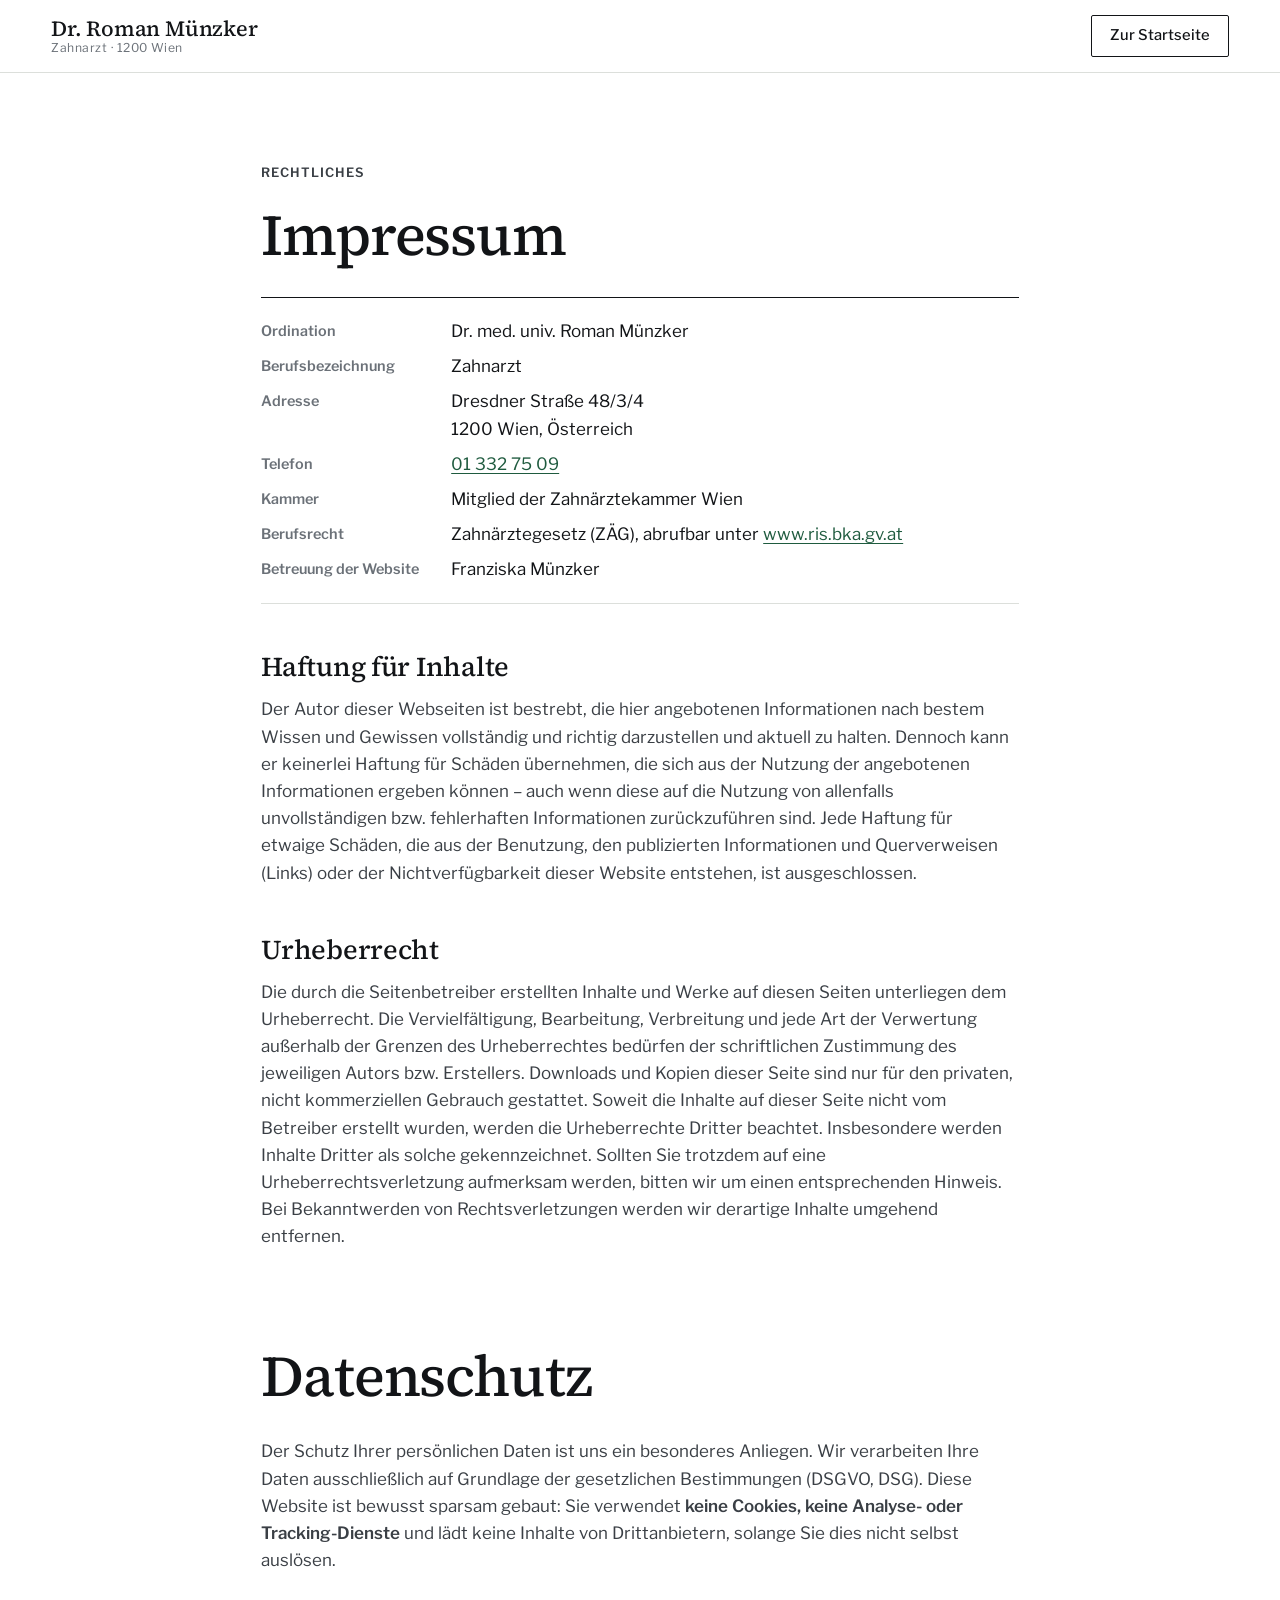
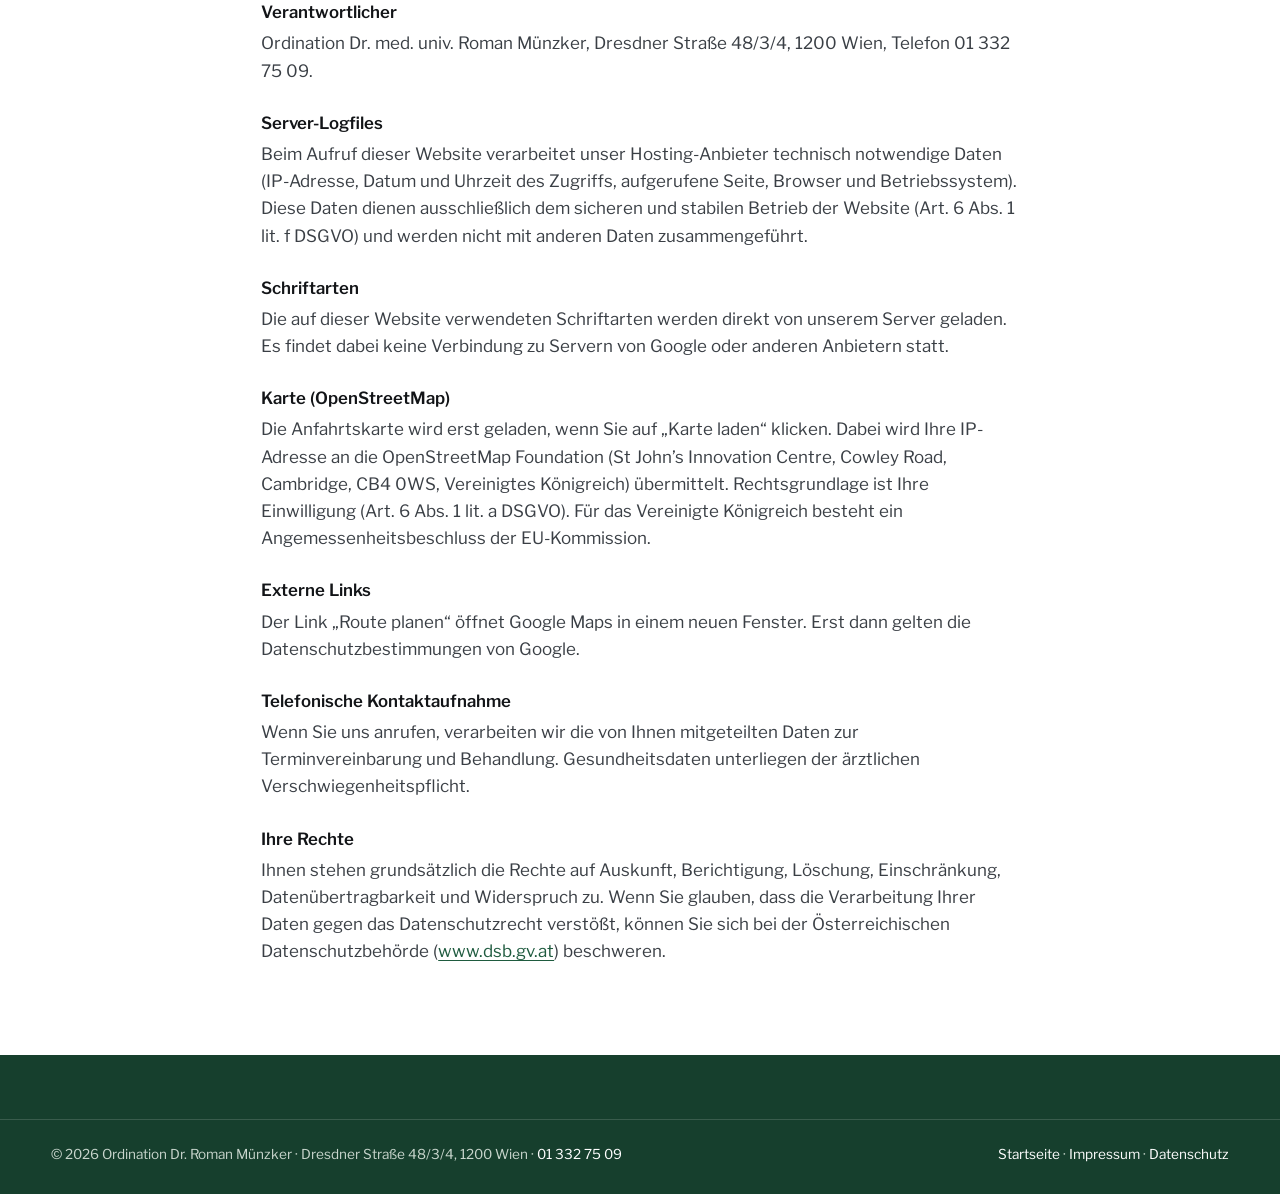
<file: impressum.html>
<!doctype html>
<html lang="de-AT">
<head>
  <meta charset="utf-8">
  <meta name="viewport" content="width=device-width, initial-scale=1, viewport-fit=cover">
  <title>Impressum &amp; Datenschutz – Ordination Dr. Roman Münzker</title>
  <meta name="description" content="Impressum und Datenschutzerklärung der Ordination Dr. Roman Münzker, Dresdner Straße 48/3/4, 1200 Wien.">
  <meta name="robots" content="noindex, nofollow">
  <meta name="theme-color" content="#ffffff">
  <link rel="icon" href="favicon.svg" type="image/svg+xml">
  <link rel="preload" href="assets/fonts/source-serif-4-latin-wght-normal.woff2" as="font" type="font/woff2" crossorigin>
  <link rel="preload" href="assets/fonts/libre-franklin-latin-wght-normal.woff2" as="font" type="font/woff2" crossorigin>
  <link rel="stylesheet" href="assets/css/style.css">
</head>
<body>
  <a class="skip-link" href="#main">Zum Inhalt springen</a>

  <header class="header">
    <div class="wrap header__row">
      <a class="brand" href="index.html" aria-label="Zur Startseite">
        <span class="brand__name">Dr. Roman Münzker</span>
        <span class="brand__sub">Zahnarzt · 1200 Wien</span>
      </a>
      <a class="btn btn--line btn--sm" href="index.html">Zur Startseite</a>
    </div>
  </header>

  <main id="main" class="legal">
    <div class="wrap">
      <p class="kicker">Rechtliches</p>
      <h1>Impressum</h1>

      <div class="box">
        <dl>
          <dt>Ordination</dt>
          <dd>Dr. med. univ. Roman Münzker</dd>
          <dt>Berufsbezeichnung</dt>
          <dd>Zahnarzt</dd>
          <dt>Adresse</dt>
          <dd>Dresdner Straße 48/3/4<br>1200 Wien, Österreich</dd>
          <dt>Telefon</dt>
          <dd><a href="tel:+4313327509">01 332 75 09</a></dd>
          <dt>Kammer</dt>
          <dd>Mitglied der Zahnärztekammer Wien</dd>
          <dt>Berufsrecht</dt>
          <dd>Zahnärztegesetz (ZÄG), abrufbar unter <a href="https://www.ris.bka.gv.at" target="_blank" rel="noopener">www.ris.bka.gv.at</a></dd>
          <dt>Betreuung der Website</dt>
          <dd>Franziska Münzker</dd>
        </dl>
      </div>

      <h2>Haftung für Inhalte</h2>
      <p>Der Autor dieser Webseiten ist bestrebt, die hier angebotenen Informationen nach bestem Wissen und Gewissen vollständig und richtig darzustellen und aktuell zu halten. Dennoch kann er keinerlei Haftung für Schäden übernehmen, die sich aus der Nutzung der angebotenen Informationen ergeben können – auch wenn diese auf die Nutzung von allenfalls unvollständigen bzw. fehlerhaften Informationen zurückzuführen sind. Jede Haftung für etwaige Schäden, die aus der Benutzung, den publizierten Informationen und Querverweisen (Links) oder der Nichtverfügbarkeit dieser Website entstehen, ist ausgeschlossen.</p>

      <h2>Urheberrecht</h2>
      <p>Die durch die Seitenbetreiber erstellten Inhalte und Werke auf diesen Seiten unterliegen dem Urheberrecht. Die Vervielfältigung, Bearbeitung, Verbreitung und jede Art der Verwertung außerhalb der Grenzen des Urheberrechtes bedürfen der schriftlichen Zustimmung des jeweiligen Autors bzw. Erstellers. Downloads und Kopien dieser Seite sind nur für den privaten, nicht kommerziellen Gebrauch gestattet. Soweit die Inhalte auf dieser Seite nicht vom Betreiber erstellt wurden, werden die Urheberrechte Dritter beachtet. Insbesondere werden Inhalte Dritter als solche gekennzeichnet. Sollten Sie trotzdem auf eine Urheberrechtsverletzung aufmerksam werden, bitten wir um einen entsprechenden Hinweis. Bei Bekanntwerden von Rechtsverletzungen werden wir derartige Inhalte umgehend entfernen.</p>

      <h1 id="datenschutz" style="margin-top:96px">Datenschutz</h1>
      <!-- Entwurf: vor Veröffentlichung rechtlich prüfen und Hosting-Anbieter ergänzen. -->
      <p>Der Schutz Ihrer persönlichen Daten ist uns ein besonderes Anliegen. Wir verarbeiten Ihre Daten ausschließlich auf Grundlage der gesetzlichen Bestimmungen (DSGVO, DSG). Diese Website ist bewusst sparsam gebaut: Sie verwendet <strong>keine Cookies, keine Analyse- oder Tracking-Dienste</strong> und lädt keine Inhalte von Drittanbietern, solange Sie dies nicht selbst auslösen.</p>

      <h3>Verantwortlicher</h3>
      <p>Ordination Dr. med. univ. Roman Münzker, Dresdner Straße 48/3/4, 1200 Wien, Telefon 01 332 75 09.</p>

      <h3>Server-Logfiles</h3>
      <p>Beim Aufruf dieser Website verarbeitet unser Hosting-Anbieter technisch notwendige Daten (IP-Adresse, Datum und Uhrzeit des Zugriffs, aufgerufene Seite, Browser und Betriebssystem). Diese Daten dienen ausschließlich dem sicheren und stabilen Betrieb der Website (Art. 6 Abs. 1 lit. f DSGVO) und werden nicht mit anderen Daten zusammengeführt.</p>

      <h3>Schriftarten</h3>
      <p>Die auf dieser Website verwendeten Schriftarten werden direkt von unserem Server geladen. Es findet dabei keine Verbindung zu Servern von Google oder anderen Anbietern statt.</p>

      <h3>Karte (OpenStreetMap)</h3>
      <p>Die Anfahrtskarte wird erst geladen, wenn Sie auf „Karte laden“ klicken. Dabei wird Ihre IP-Adresse an die OpenStreetMap Foundation (St John’s Innovation Centre, Cowley Road, Cambridge, CB4 0WS, Vereinigtes Königreich) übermittelt. Rechtsgrundlage ist Ihre Einwilligung (Art. 6 Abs. 1 lit. a DSGVO). Für das Vereinigte Königreich besteht ein Angemessenheitsbeschluss der EU-Kommission.</p>

      <h3>Externe Links</h3>
      <p>Der Link „Route planen“ öffnet Google Maps in einem neuen Fenster. Erst dann gelten die Datenschutzbestimmungen von Google.</p>

      <h3>Telefonische Kontaktaufnahme</h3>
      <p>Wenn Sie uns anrufen, verarbeiten wir die von Ihnen mitgeteilten Daten zur Terminvereinbarung und Behandlung. Gesundheitsdaten unterliegen der ärztlichen Verschwiegenheitspflicht.</p>

      <h3>Ihre Rechte</h3>
      <p>Ihnen stehen grundsätzlich die Rechte auf Auskunft, Berichtigung, Löschung, Einschränkung, Datenübertragbarkeit und Widerspruch zu. Wenn Sie glauben, dass die Verarbeitung Ihrer Daten gegen das Datenschutzrecht verstößt, können Sie sich bei der Österreichischen Datenschutzbehörde (<a href="https://www.dsb.gv.at" target="_blank" rel="noopener">www.dsb.gv.at</a>) beschweren.</p>
    </div>
  </main>

  <footer class="footer">
    <div class="wrap footer__bottom footer__bottom--solo">
        <span>© <span data-year>2026</span> Ordination Dr. Roman Münzker · Dresdner Straße 48/3/4, 1200 Wien · <a href="tel:+4313327509">01 332 75 09</a></span>
        <span><a href="index.html">Startseite</a> · <a href="impressum.html">Impressum</a> · <a href="#datenschutz">Datenschutz</a></span>
    </div>
  </footer>
  <script>document.querySelectorAll("[data-year]").forEach(function (el) { el.textContent = new Date().getFullYear(); });</script>
</body>
</html>
</file>
<file: assets/css/style.css>
/* ==========================================================================
   Ordination Dr. Roman Münzker – Redesign
   ========================================================================== */

@font-face {
  font-family: "Source Serif 4";
  src: url("../fonts/source-serif-4-latin-wght-normal.woff2") format("woff2");
  font-weight: 200 900;
  font-style: normal;
  font-display: swap;
}
@font-face {
  font-family: "Libre Franklin";
  src: url("../fonts/libre-franklin-latin-wght-normal.woff2") format("woff2");
  font-weight: 100 900;
  font-style: normal;
  font-display: swap;
}

:root {
  --paper: #ffffff;
  --surface: #f4f5f3;
  --ink: #121417;
  --ink-2: #3a3f45;
  --muted: #6b7178;
  --line: #dcdfdb;
  --line-strong: #b9beb8;
  --green: #1f5b3f;
  --green-dark: #163f2d;
  --green-pale: #e8f0ea;

  --serif: "Source Serif 4", "Iowan Old Style", "Palatino Linotype", Georgia, serif;
  --sans: "Libre Franklin", "Franklin Gothic Medium", "Helvetica Neue", Arial, sans-serif;

  --wrap: 1280px;
  --gutter: clamp(20px, 4vw, 56px);
  --header-h: 72px;
  --radius: 2px;
  --ease: cubic-bezier(.2, .7, .2, 1);
}

*, *::before, *::after { box-sizing: border-box; }
html { scroll-behavior: smooth; scroll-padding-top: calc(var(--header-h) + 16px); -webkit-text-size-adjust: 100%; }
body {
  margin: 0;
  background: var(--paper);
  color: var(--ink);
  font-family: var(--sans);
  font-size: 17px;
  line-height: 1.6;
  -webkit-font-smoothing: antialiased;
  text-rendering: optimizeLegibility;
  overflow-x: hidden;
}
img { max-width: 100%; height: auto; display: block; }
a { color: inherit; }
button { font: inherit; color: inherit; }
b, strong { font-weight: 600; }
::selection { background: var(--green); color: #fff; }
:focus-visible { outline: 2px solid var(--green); outline-offset: 3px; }

.skip-link { position: absolute; left: 16px; top: -100px; z-index: 200; background: var(--ink); color: #fff; padding: 10px 16px; text-decoration: none; }
.skip-link:focus { top: 12px; }
.sr-only { position: absolute; width: 1px; height: 1px; overflow: hidden; clip: rect(0 0 0 0); white-space: nowrap; }
.wrap { width: 100%; max-width: var(--wrap); margin-inline: auto; padding-inline: var(--gutter); }

/* ---------- Typography ---------- */
h1, h2, h3 { font-family: var(--serif); font-weight: 500; margin: 0; letter-spacing: -.01em; color: var(--ink); }
h1 { font-size: clamp(2.7rem, 5.6vw, 4.9rem); line-height: 1.04; letter-spacing: -.02em; }
h2 { font-size: clamp(2rem, 3.6vw, 3.1rem); line-height: 1.1; max-width: 18em; }
h3 { font-size: 1.7rem; line-height: 1.2; }
h4 { font-family: var(--sans); font-size: .8rem; font-weight: 600; letter-spacing: .08em; text-transform: uppercase; margin: 0 0 12px; }
p { margin: 0 0 1em; }
p:last-child { margin-bottom: 0; }
.lead { font-size: clamp(1.1rem, 1.5vw, 1.3rem); line-height: 1.55; color: var(--ink-2); }
.kicker { font-size: .8rem; font-weight: 600; letter-spacing: .08em; text-transform: uppercase; color: var(--muted); margin: 0 0 22px; }
.kicker span { color: var(--green); margin-right: 14px; }
.textlink { color: var(--ink); font-weight: 500; text-decoration: underline; text-underline-offset: 5px; text-decoration-thickness: 1px; text-decoration-color: var(--line-strong); }
.textlink:hover { text-decoration-color: var(--ink); }
.footnote { font-size: .92rem; color: var(--muted); max-width: 60em; margin-top: 18px; }
main a:not(.btn):not(.textlink):not(.phone):not(.g) { color: var(--green); text-underline-offset: 3px; }

/* ---------- Buttons ---------- */
.btn {
  display: inline-flex; align-items: center; justify-content: center;
  min-height: 50px; padding: 0 24px; border: 1px solid var(--ink); border-radius: var(--radius);
  background: var(--ink); color: #fff; text-decoration: none; font-weight: 500; font-size: .98rem; white-space: nowrap; cursor: pointer;
  position: relative; overflow: hidden;
  transition: background .25s, border-color .25s, color .25s, transform .3s var(--ease), box-shadow .3s var(--ease);
}
.btn::after { content: ""; position: absolute; top: -20%; bottom: -20%; left: -45%; width: 35%; background: linear-gradient(90deg, rgba(255, 255, 255, 0), rgba(255, 255, 255, .38), rgba(255, 255, 255, 0)); transform: skewX(-20deg); transition: left .7s var(--ease); pointer-events: none; }
.btn:hover { background: var(--green); border-color: var(--green); transform: translateY(-1px); box-shadow: 0 12px 24px -14px rgba(18, 20, 23, .5); }
.btn:hover::after { left: 115%; }
.btn--line { background: transparent; color: var(--ink); }
.btn--line:hover { background: var(--ink); color: #fff; border-color: var(--ink); }
.btn--line::after { background: linear-gradient(90deg, rgba(255, 255, 255, 0), rgba(255, 255, 255, .22), rgba(255, 255, 255, 0)); }
.btn--sm { min-height: 42px; padding: 0 18px; font-size: .92rem; }

/* ---------- Header ---------- */
.header { position: sticky; top: 0; z-index: 100; background: rgba(255, 255, 255, .92); backdrop-filter: blur(8px); -webkit-backdrop-filter: blur(8px); border-bottom: 1px solid var(--line); transition: box-shadow .4s var(--ease), background .3s; }
.header.is-scrolled { box-shadow: 0 10px 30px -18px rgba(18, 20, 23, .28); background: rgba(255, 255, 255, .96); }
.header__row { display: flex; align-items: center; gap: 28px; height: var(--header-h); }
.brand { display: flex; flex-direction: column; text-decoration: none; margin-right: auto; line-height: 1.15; }
.brand__name { font-family: var(--serif); font-size: 1.35rem; font-weight: 500; letter-spacing: -.01em; white-space: nowrap; }
.brand__sub { font-size: .76rem; color: var(--muted); letter-spacing: .04em; }
.nav { display: flex; align-items: center; gap: 26px; }
.nav a { position: relative; text-decoration: none; font-size: .95rem; font-weight: 500; color: var(--ink-2); padding: 6px 0; transition: color .2s; }
.nav a::after { content: ""; position: absolute; left: 0; right: 0; bottom: 0; height: 1px; background: currentColor; transform: scaleX(0); transform-origin: left; transition: transform .35s var(--ease); }
.nav a:hover, .nav a.is-active { color: var(--ink); }
.nav a:hover::after, .nav a.is-active::after { transform: scaleX(1); }
.nav__phone { color: var(--ink) !important; font-variant-numeric: tabular-nums; }
.menu-toggle { display: none; background: none; border: 1px solid var(--ink); border-radius: var(--radius); padding: 8px 14px; font-size: .9rem; font-weight: 500; cursor: pointer; }
.menu-toggle__close { display: none; }
.menu-open .menu-toggle__open { display: none; }
.menu-open .menu-toggle__close { display: inline; }

/* ---------- Hero ---------- */
.hero { padding: clamp(48px, 7vw, 104px) 0 clamp(48px, 6vw, 88px); }
.hero__grid { display: grid; grid-template-columns: minmax(0, 46fr) minmax(0, 54fr); gap: clamp(32px, 6vw, 96px); align-items: center; }
.hero h1 { margin-bottom: 26px; }
.hero .lead { max-width: 30em; margin-bottom: 34px; }
.hero__actions { display: flex; align-items: center; gap: 28px; flex-wrap: wrap; margin-bottom: 26px; }
.hero__photo { margin: 0; margin-right: calc(50% - 50vw); }
.hero__photo img { width: 100%; aspect-ratio: 4 / 3; object-fit: cover; object-position: 35% center; }
figcaption { font-size: .82rem; color: var(--muted); margin-top: 10px; }

.status { display: inline-flex; align-items: center; gap: 10px; font-size: .95rem; color: var(--ink-2); margin: 0; }
.status__dot { width: 8px; height: 8px; border-radius: 50%; background: var(--line-strong); flex: none; }
.status.is-open .status__dot { background: var(--green); position: relative; }
.status.is-open .status__dot::after { content: ""; position: absolute; inset: -4px; border-radius: 50%; border: 1px solid var(--green); animation: ping 2.4s ease-out infinite; }
@keyframes ping { 0% { transform: scale(.5); opacity: .9; } 100% { transform: scale(1.9); opacity: 0; } }
.status strong { color: var(--ink); font-weight: 600; }

/* ---------- Facts ---------- */
.facts { border-block: 1px solid var(--line); }
.facts__grid { display: grid; grid-template-columns: repeat(4, 1fr); }
.facts__grid > div { padding: 22px 24px 22px 0; border-left: 1px solid var(--line); padding-left: 24px; }
.facts__grid > div:first-child { border-left: 0; padding-left: 0; }
.facts small { display: block; font-size: .78rem; letter-spacing: .06em; text-transform: uppercase; color: var(--muted); margin-bottom: 6px; }
.facts b { font-family: var(--serif); font-weight: 500; font-size: 1.3rem; letter-spacing: -.01em; transition: color .3s; }
.facts__grid > div:hover b { color: var(--green); }

/* ---------- Sections ---------- */
.section { padding: clamp(64px, 8vw, 120px) 0; }
.section--rule { border-top: 1px solid var(--line); }
.section__head { display: grid; grid-template-columns: minmax(0, 7fr) minmax(0, 5fr); gap: 24px 80px; align-items: start; margin-bottom: clamp(36px, 5vw, 64px); }
.section__head .kicker { grid-column: 1 / -1; margin-bottom: 0; }
.section__head h2 { grid-column: 1; }
.section__intro { grid-column: 2; color: var(--ink-2); max-width: 36em; margin: 0; padding-top: .4em; }
.section__head:has(.section__intro:empty) .section__intro { display: none; }

/* ---------- Service index ---------- */
.index { list-style: none; margin: 0 -20px; padding: 0; border-top: 1px solid var(--ink); }
.index__row { display: grid; grid-template-columns: 56px minmax(0, 1fr) 180px; gap: 24px 32px; align-items: start; padding: 32px 20px; border-bottom: 1px solid var(--line); transition: background .35s var(--ease); }
.index__row:hover { background: var(--surface); }
.index__row:hover .index__num { color: var(--green); }
.index__body h3 { transition: transform .45s var(--ease); }
.index__row:hover .index__body h3 { transform: translateX(6px); }
.index__num { font-family: var(--serif); font-size: 1.1rem; color: var(--muted); padding-top: 6px; transition: color .3s; }
.index__body h3 { margin-bottom: 10px; }
.index__body p { color: var(--ink-2); max-width: 46em; }
.index__media { width: 180px; justify-self: end; }
.index__thumb { width: 100%; aspect-ratio: 3 / 2; object-fit: cover; }
.extras { margin-top: 28px; font-size: .95rem; color: var(--ink-2); }

/* ---------- Split (text + photo) ---------- */
.split { display: grid; grid-template-columns: minmax(0, 1fr) minmax(0, 1fr); gap: clamp(32px, 6vw, 96px); align-items: start; }
.split__text h2 { margin-bottom: 22px; }
.split__text .lead { margin-bottom: 18px; }
.split__text > p { color: var(--ink-2); }
.split__photo { margin: 0; position: sticky; top: calc(var(--header-h) + 32px); }
.split__photo img { width: 100%; aspect-ratio: 4 / 3; object-fit: cover; object-position: 42% center; }
.deflist { margin: 34px 0 0; border-top: 1px solid var(--ink); }
.deflist > div { display: grid; grid-template-columns: 160px 1fr; gap: 24px; padding: 14px 0; border-bottom: 1px solid var(--line); }
.deflist dt { font-weight: 600; }
.deflist dd { margin: 0; color: var(--ink-2); }

/* ---------- Tables ---------- */
.table { width: 100%; border-collapse: collapse; border-top: 1px solid var(--ink); font-size: .96rem; }
.table th, .table td { text-align: left; vertical-align: top; padding: 18px 20px 18px 0; border-bottom: 1px solid var(--line); transition: background .3s; }
.table tbody tr:hover th, .table tbody tr:hover td { background: var(--surface); box-shadow: inset 0 0 0 0 transparent; }
.table thead th { font-family: var(--sans); font-size: .78rem; font-weight: 600; letter-spacing: .06em; text-transform: uppercase; color: var(--muted); padding-top: 12px; padding-bottom: 12px; }
.table tbody th { font-family: var(--serif); font-size: 1.25rem; font-weight: 500; width: 22%; letter-spacing: -.01em; }
.matcell { display: grid; grid-template-columns: 40px 1fr; column-gap: 14px; align-items: start; }
.table tbody th .mat { display: block; padding-top: 2px; }
.table tbody th small { display: block; font-family: var(--sans); font-size: .82rem; font-weight: 400; color: var(--muted); margin-top: 4px; }
.table td { color: var(--ink-2); }
.table td[data-label="Eigenschaften"] { width: 36%; }

/* ---------- Gallery ---------- */
.gallery { display: grid; grid-template-columns: repeat(3, 1fr); gap: 40px 24px; }
.g { display: block; width: 100%; background: none; border: 0; padding: 0; text-align: left; cursor: zoom-in; }
.g img { width: 100%; aspect-ratio: 4 / 3; object-fit: cover; }
.g .cap { display: block; font-size: .82rem; color: var(--muted); margin-top: 10px; }
.g:hover .cap { color: var(--ink); }

/* Lightbox */
.lightbox { position: fixed; inset: 0; z-index: 300; background: rgba(18, 20, 23, .96); display: grid; grid-template-rows: 1fr auto; place-items: center; padding: 72px 16px 24px; opacity: 0; visibility: hidden; transition: opacity .25s, visibility .25s; }
.lightbox.is-open { opacity: 1; visibility: visible; }
.lightbox img { max-width: min(1400px, 100%); max-height: calc(100vh - 160px); max-height: calc(100dvh - 160px); object-fit: contain; }
.lightbox__stage { width: 100%; height: 100%; display: grid; place-items: center; min-height: 0; }
.lightbox__bar { color: #c8ccc9; font-size: .9rem; display: flex; gap: 20px; align-items: center; padding-top: 16px; }
.lb-btn { position: absolute; border: 1px solid rgba(255, 255, 255, .35); background: transparent; color: #fff; cursor: pointer; padding: 10px 14px; font-size: .95rem; border-radius: var(--radius); }
.lb-btn:hover { background: #fff; color: var(--ink); }
.lb-close { top: 16px; right: 16px; }
.lb-prev { left: 16px; top: 50%; transform: translateY(-50%); }
.lb-next { right: 16px; top: 50%; transform: translateY(-50%); }

/* ---------- Team ---------- */
.portrait { margin: 0; }
.portrait img { width: 100%; aspect-ratio: 4 / 5; object-fit: cover; object-position: center 18%; }
.portrait figcaption { margin-top: 12px; font-size: .9rem; color: var(--muted); line-height: 1.45; }
.portrait figcaption b { display: block; color: var(--ink); font-size: 1.02rem; margin-bottom: 2px; }
.doctor { display: grid; grid-template-columns: minmax(0, 5fr) minmax(0, 7fr); gap: clamp(32px, 6vw, 96px); align-items: start; margin-bottom: clamp(48px, 6vw, 80px); }
.cv h3 { margin-bottom: 18px; }
.cv__table { width: 100%; border-collapse: collapse; border-top: 1px solid var(--ink); }
.cv__table th, .cv__table td { text-align: left; vertical-align: top; padding: 13px 0; border-bottom: 1px solid var(--line); }
.cv__table th { width: 140px; font-weight: 500; font-variant-numeric: tabular-nums; color: var(--muted); padding-right: 20px; }
.cv__table td { color: var(--ink-2); }
.cv__table tr.is-key th, .cv__table tr.is-key td { color: var(--ink); font-weight: 600; }
.team { display: grid; grid-template-columns: repeat(3, 1fr); gap: 24px; }
.team .portrait:last-child img { object-position: center 30%; }

/* ---------- Contact ---------- */
.contact { display: grid; grid-template-columns: minmax(0, 7fr) minmax(0, 5fr); gap: clamp(32px, 6vw, 96px); align-items: start; }
.contact__label { font-size: .95rem; color: var(--muted); margin-bottom: 8px; }
.phone { display: inline-block; font-family: var(--serif); font-size: clamp(2.6rem, 5vw, 4.2rem); font-weight: 500; letter-spacing: -.02em; line-height: 1; color: var(--ink); text-decoration: none; margin-bottom: 18px; font-variant-numeric: tabular-nums; }
.phone { background-image: linear-gradient(var(--green), var(--green)); background-repeat: no-repeat; background-size: 0 2px; background-position: left 96%; transition: color .3s, background-size .5s var(--ease); }
.phone:hover { color: var(--green); background-size: 100% 2px; }
.contact__addr { font-style: normal; margin: 26px 0 28px; line-height: 1.55; color: var(--ink-2); }
.contact__addr b { color: var(--ink); }
.contact__actions { display: flex; gap: 12px; flex-wrap: wrap; margin-bottom: 48px; }
.contact__h { font-family: var(--sans); font-size: .8rem; font-weight: 600; letter-spacing: .08em; text-transform: uppercase; color: var(--muted); margin: 0 0 12px; }
.transit, .hours { width: 100%; border-collapse: collapse; border-top: 1px solid var(--ink); }
.transit th, .transit td, .hours th, .hours td { text-align: left; padding: 12px 0; border-bottom: 1px solid var(--line); }
.transit th { width: 90px; font-weight: 600; font-variant-numeric: tabular-nums; }
.transit td { color: var(--ink-2); }
.hours th { font-weight: 500; }
.hours td { text-align: right; font-variant-numeric: tabular-nums; }
.hours tr.is-closed td { color: var(--muted); }
.hours tr.is-today th, .hours tr.is-today td { font-weight: 600; color: var(--green); }
.hours tr.is-today th::after { content: "heute"; margin-left: 10px; font-size: .72rem; font-weight: 500; letter-spacing: .06em; text-transform: uppercase; color: var(--green); }
.map { position: relative; margin-top: 28px; aspect-ratio: 4 / 3; background: var(--surface); border: 1px solid var(--line); display: grid; place-items: end start; }
.map iframe { position: absolute; inset: 0; width: 100%; height: 100%; border: 0; }
.map__panel { position: relative; z-index: 2; margin: 16px; padding: 18px 20px; background: #fff; border: 1px solid var(--line); max-width: 340px; }
.map__panel b { display: block; margin-bottom: 6px; }
.map__panel p { font-size: .85rem; color: var(--muted); margin-bottom: 14px; }

/* ---------- Footer ---------- */
.footer { background: var(--green-dark); color: #c9d6cd; padding: 64px 0 28px; font-size: .95rem; }
.footer__grid { display: grid; grid-template-columns: 1.3fr 1fr 1fr 1fr; gap: 40px; padding-bottom: 40px; }
.footer__brand { font-family: var(--serif); font-size: 1.5rem; color: #fff; margin-bottom: 10px; }
.footer h4 { color: #fff; }
.footer p, .footer address { font-style: normal; line-height: 1.7; margin: 0; }
.footer a { color: #fff; text-decoration: none; }
.footer a:hover { text-decoration: underline; }
.footer__bottom--solo { border-top: 0; padding-top: 0; }
.footer__bottom { display: flex; justify-content: space-between; gap: 16px; flex-wrap: wrap; padding-top: 24px; border-top: 1px solid rgba(255, 255, 255, .15); font-size: .85rem; }

/* ---------- Mobile call bar ---------- */
.callbar { position: fixed; left: 0; right: 0; bottom: 0; z-index: 90; display: none; background: var(--ink); color: #fff; transform: translateY(100%); transition: transform .3s; }
.callbar.is-visible { transform: none; }
.callbar a { flex: 1; text-align: center; padding: 16px; color: #fff; text-decoration: none; font-weight: 500; }
.callbar a + a { border-left: 1px solid rgba(255, 255, 255, .2); }

/* ---------- Legal page ---------- */
.legal { padding: clamp(48px, 7vw, 96px) 0; }
.legal .wrap { max-width: 860px; }
.legal h1 { font-size: clamp(2.4rem, 5vw, 3.6rem); margin-bottom: 32px; }
.legal h2 { font-size: 1.7rem; margin: 48px 0 14px; }
.legal h3 { font-family: var(--sans); font-size: 1.05rem; font-weight: 600; margin: 28px 0 8px; letter-spacing: 0; }
.legal p, .legal li { color: var(--ink-2); }
.legal .box { border-top: 1px solid var(--ink); border-bottom: 1px solid var(--line); padding: 20px 0; margin-bottom: 24px; }
.legal dl { display: grid; grid-template-columns: max-content 1fr; gap: 8px 32px; margin: 0; }
.legal dt { font-weight: 600; font-size: .9rem; color: var(--muted); padding-top: 2px; }
.legal dd { margin: 0; }

@media (prefers-reduced-motion: reduce) {
  html { scroll-behavior: auto; }
  *, *::before, *::after { transition: none !important; animation: none !important; }
  .reveal { opacity: 1; transform: none; }
  .media img { transform: none !important; }
}

/* ---------- Responsive ---------- */
@media (max-width: 1100px) {
  .nav, .header__cta { display: none; }
  .menu-toggle { display: inline-block; }
  .menu-open .nav { display: flex; flex-direction: column; align-items: stretch; gap: 0; position: fixed; top: var(--nav-top, var(--header-h)); left: 0; right: 0; bottom: 0; padding: 12px var(--gutter) 24px; background: var(--paper); overflow-y: auto; }
  .menu-open .nav a { font-family: var(--serif); font-size: 1.7rem; font-weight: 500; padding: 16px 0; border-bottom: 1px solid var(--line); color: var(--ink); }
  .menu-open .nav .nav__phone { font-family: var(--sans); font-size: 1.1rem; margin-top: 12px; border-bottom: 0; }
  .menu-open { overflow: hidden; }
  .index__row { grid-template-columns: 48px minmax(0, 1fr) 140px; }
  .index__media { width: 140px; }
  .facts__grid { grid-template-columns: repeat(2, 1fr); }
  .facts__grid > div:nth-child(3) { border-left: 0; padding-left: 0; }
  .facts__grid > div:nth-child(n+3) { border-top: 1px solid var(--line); }
}

@media (max-width: 900px) {
  body { font-size: 16px; }
  .hero__grid { grid-template-columns: 1fr; gap: 36px; }
  .hero__photo { margin-right: calc(-1 * var(--gutter)); margin-left: calc(-1 * var(--gutter)); }
  .hero__photo figcaption { padding-inline: var(--gutter); }
  .section__head { grid-template-columns: 1fr; }
  .section__intro { grid-column: 1; }
  .split, .doctor, .contact { grid-template-columns: 1fr; }
  .split__photo { position: static; }
  .doctor .portrait { max-width: 480px; }
  .gallery { gap: 28px 16px; }
  .team { grid-template-columns: repeat(2, 1fr); }
  .table, .table thead, .table tbody, .table tr, .table th, .table td { display: block; width: auto; }
  .table thead { display: none; }
  .table tr { padding: 20px 0 8px; border-bottom: 1px solid var(--line); }
  .table tbody th { width: auto; border: 0; padding: 0 0 12px; }
  .table td { border: 0; padding: 0 0 12px; }
  .table td::before { content: attr(data-label); display: block; font-size: .72rem; font-weight: 600; letter-spacing: .06em; text-transform: uppercase; color: var(--muted); margin-bottom: 2px; }
  .table td[data-label="Eigenschaften"] { width: auto; }
  .callbar { display: flex; }
  .footer { padding-bottom: 90px; }
}

@media (max-width: 600px) {
  :root { --header-h: 64px; }
  .brand__name { font-size: 1.15rem; }
  .hero__actions .btn { width: 100%; }
  .status { align-items: flex-start; }
  .status__dot { margin-top: 8px; }
  .facts__grid { grid-template-columns: 1fr; }
  .facts__grid > div { border-left: 0; padding-left: 0; padding: 16px 0; }
  .facts__grid > div + div { border-top: 1px solid var(--line); }
  .index__row { grid-template-columns: 40px minmax(0, 1fr); }
  .index__media { display: none; }
  .deflist > div { grid-template-columns: 1fr; gap: 2px; }
  .gallery { grid-template-columns: 1fr 1fr; }
  .team { grid-template-columns: 1fr; }
  .contact__actions .btn { width: 100%; }
  .footer__grid { grid-template-columns: 1fr; gap: 28px; }
  .legal dl { grid-template-columns: 1fr; gap: 2px; }
  .legal dd { margin-bottom: 10px; }
}

/* ---------- Motion & interaction ---------- */
.media { position: relative; overflow: hidden; background: var(--surface); }
.media img { transition: transform 1.2s var(--ease); will-change: transform; }
.media::after { content: ""; position: absolute; top: -30%; bottom: -30%; left: -60%; width: 45%; background: linear-gradient(100deg, rgba(255, 255, 255, 0), rgba(255, 255, 255, .26) 50%, rgba(255, 255, 255, 0)); transform: skewX(-18deg); transition: left .9s var(--ease); pointer-events: none; }
.g:hover .media img, .portrait:hover .media img, .index__row:hover .media img, .split__photo:hover .media img { transform: scale(1.045); }
.g:hover .media::after, .portrait:hover .media::after, .index__row:hover .media::after, .split__photo:hover .media::after { left: 125%; }
.media--hero img { animation: settle 1.8s var(--ease) both; }
@keyframes settle { from { transform: scale(1.06); } to { transform: scale(1); } }
.hero__text > * { animation: rise .8s var(--ease) both; }
.hero__text > :nth-child(2) { animation-delay: .08s; }
.hero__text > :nth-child(3) { animation-delay: .16s; }
.hero__text > :nth-child(4) { animation-delay: .24s; }
.hero__text > :nth-child(5) { animation-delay: .32s; }
.hero__photo { animation: rise 1s var(--ease) .15s both; }
@keyframes rise { from { opacity: 0; transform: translateY(14px); } to { opacity: 1; transform: none; } }

.reveal { opacity: 0; transform: translateY(18px); transition: opacity .8s var(--ease), transform .8s var(--ease); }
.reveal.is-in, .no-js .reveal { opacity: 1; transform: none; }
.index__row:nth-child(2) { transition-delay: .05s; }
.index__row:nth-child(3) { transition-delay: .1s; }
.g:nth-child(3n+2) { transition-delay: .08s; }
.g:nth-child(3n+3) { transition-delay: .16s; }
.team .portrait:nth-child(2) { transition-delay: .08s; }
.team .portrait:nth-child(3) { transition-delay: .16s; }
.facts__grid > div:nth-child(2) { transition-delay: .06s; }
.facts__grid > div:nth-child(3) { transition-delay: .12s; }
.facts__grid > div:nth-child(4) { transition-delay: .18s; }
.g .cap, .portrait figcaption, figcaption { transition: color .3s; }

.swatch { width: 40px; height: 40px; border-radius: 50%; position: relative; flex: none; box-shadow: inset 0 -7px 10px rgba(0, 0, 0, .14), inset 0 2px 3px rgba(255, 255, 255, .6), 0 8px 16px -6px rgba(18, 20, 23, .28); transition: transform .5s var(--ease), box-shadow .5s var(--ease); }
.swatch::after { content: ""; position: absolute; left: 20%; top: 14%; width: 30%; height: 20%; border-radius: 50%; background: rgba(255, 255, 255, .75); filter: blur(1.2px); }
.table tbody tr:hover .swatch { transform: translateY(-2px) scale(1.08); box-shadow: inset 0 -7px 10px rgba(0, 0, 0, .14), inset 0 2px 3px rgba(255, 255, 255, .6), 0 14px 22px -8px rgba(18, 20, 23, .32); }
.swatch--stein { background: radial-gradient(circle at 35% 30%, #e3e0d8, #8f8b82); }
.swatch--giz { background: radial-gradient(circle at 35% 30%, #fffdf6, #cbc1a8); }
.swatch--composite { background: radial-gradient(circle at 35% 30%, #ffffff, #e6d6b6); }
.swatch--gold { background: linear-gradient(135deg, #e9c66b 0 50%, #f6f1e6 50%); }
.swatch--gold::before { content: ""; position: absolute; inset: 0; border-radius: 50%; background: radial-gradient(circle at 35% 30%, rgba(255, 255, 255, .55), rgba(255, 255, 255, 0) 55%); }
</file>
<file: v2/assets/css/style.css>
/* ==========================================================================
   Ordination Dr. Roman Münzker – Entwurf v2 (Vollbild-Layout, Hanken Grotesk)
   Farben und Tonalität wie v1; neue Schrift, grössere Flächen, mehr Bausteine.
   ========================================================================== */

@font-face {
  font-family: "Hanken Grotesk";
  src: url("../fonts/hanken-grotesk-latin-wght-normal.woff2") format("woff2");
  font-weight: 100 900;
  font-style: normal;
  font-display: swap;
}

:root {
  --paper: #ffffff;
  --surface: #f4f5f3;
  --ink: #121417;
  --ink-2: #3a3f45;
  --muted: #6b7178;
  --line: #dcdfdb;
  --line-strong: #b9beb8;
  --green: #1f5b3f;
  --green-dark: #163f2d;
  --green-pale: #e8f0ea;

  --font: "Hanken Grotesk", "Helvetica Neue", Arial, sans-serif;

  --max: 1920px;
  --gutter: clamp(20px, 3.2vw, 72px);
  --header-h: 76px;
  --radius: 2px;
  --ease: cubic-bezier(.2, .7, .2, 1);
}

*, *::before, *::after { box-sizing: border-box; }
html { scroll-behavior: smooth; scroll-padding-top: calc(var(--header-h) + 8px); -webkit-text-size-adjust: 100%; }
body {
  margin: 0;
  background: var(--paper);
  color: var(--ink);
  font-family: var(--font);
  font-size: 17px;
  line-height: 1.55;
  -webkit-font-smoothing: antialiased;
  text-rendering: optimizeLegibility;
  overflow-x: hidden;
}
img { max-width: 100%; height: auto; display: block; }
a { color: inherit; }
button { font: inherit; color: inherit; }
b, strong { font-weight: 600; }
::selection { background: var(--green); color: #fff; }
:focus-visible { outline: 2px solid var(--green); outline-offset: 3px; }

.skip-link { position: absolute; left: 16px; top: -100px; z-index: 200; background: var(--ink); color: #fff; padding: 10px 16px; text-decoration: none; }
.skip-link:focus { top: 12px; }
.sr-only { position: absolute; width: 1px; height: 1px; overflow: hidden; clip: rect(0 0 0 0); white-space: nowrap; }
.wrap { width: 100%; max-width: var(--max); margin-inline: auto; padding-inline: var(--gutter); }

/* ---------- Typography ---------- */
h1, h2, h3 { font-family: var(--font); font-weight: 500; margin: 0; color: var(--ink); }
h1 { font-size: clamp(3rem, 6.6vw, 6.8rem); line-height: .98; letter-spacing: -.035em; }
h2 { font-size: clamp(2.3rem, 4.4vw, 4.4rem); line-height: 1.02; letter-spacing: -.03em; max-width: 15em; }
h3 { font-size: clamp(1.3rem, 1.5vw, 1.65rem); line-height: 1.2; letter-spacing: -.015em; }
h4 { font-size: .8rem; font-weight: 600; letter-spacing: .1em; text-transform: uppercase; margin: 0 0 12px; }
p { margin: 0 0 1em; }
p:last-child { margin-bottom: 0; }
.lead { font-size: clamp(1.15rem, 1.5vw, 1.45rem); line-height: 1.5; color: var(--ink-2); }
.kicker { font-size: .8rem; font-weight: 600; letter-spacing: .1em; text-transform: uppercase; color: var(--muted); margin: 0 0 22px; }
.kicker span { color: var(--green); margin-right: 14px; }
.textlink { color: var(--ink); font-weight: 500; text-decoration: underline; text-underline-offset: 5px; text-decoration-thickness: 1px; text-decoration-color: var(--line-strong); }
.textlink:hover { text-decoration-color: var(--ink); }
.footnote { font-size: .92rem; color: var(--muted); max-width: 60em; margin-top: 18px; }
main a:not(.btn):not(.textlink):not(.phone):not(.g):not(.card) { color: var(--green); text-underline-offset: 3px; }

/* ---------- Buttons ---------- */
.btn {
  display: inline-flex; align-items: center; justify-content: center;
  min-height: 54px; padding: 0 28px; border: 1px solid var(--ink); border-radius: var(--radius);
  background: var(--ink); color: #fff; text-decoration: none; font-weight: 500; font-size: 1rem; white-space: nowrap; cursor: pointer;
  position: relative; overflow: hidden;
  transition: background .25s, border-color .25s, color .25s, transform .3s var(--ease), box-shadow .3s var(--ease);
}
.btn::after { content: ""; position: absolute; top: -20%; bottom: -20%; left: -45%; width: 35%; background: linear-gradient(90deg, rgba(255, 255, 255, 0), rgba(255, 255, 255, .38), rgba(255, 255, 255, 0)); transform: skewX(-20deg); transition: left .7s var(--ease); pointer-events: none; }
.btn:hover { background: var(--green); border-color: var(--green); transform: translateY(-1px); box-shadow: 0 12px 24px -14px rgba(18, 20, 23, .5); }
.btn:hover::after { left: 115%; }
.btn--line { background: transparent; color: var(--ink); }
.btn--line:hover { background: var(--ink); color: #fff; border-color: var(--ink); }
.btn--line::after { background: linear-gradient(90deg, rgba(255, 255, 255, 0), rgba(255, 255, 255, .22), rgba(255, 255, 255, 0)); }
.btn--sm { min-height: 44px; padding: 0 20px; font-size: .94rem; }

/* ---------- Header ---------- */
.header { position: sticky; top: 0; z-index: 100; background: rgba(255, 255, 255, .92); backdrop-filter: blur(8px); -webkit-backdrop-filter: blur(8px); border-bottom: 1px solid var(--line); transition: box-shadow .4s var(--ease), background .3s; }
.header.is-scrolled { box-shadow: 0 10px 30px -18px rgba(18, 20, 23, .28); background: rgba(255, 255, 255, .96); }
.header__row { display: flex; align-items: center; gap: 28px; height: var(--header-h); }
.brand { display: flex; flex-direction: column; text-decoration: none; margin-right: auto; line-height: 1.12; }
.brand__name { font-size: 1.3rem; font-weight: 600; letter-spacing: -.02em; white-space: nowrap; }
.brand__sub { font-size: .76rem; color: var(--muted); letter-spacing: .05em; text-transform: uppercase; }
.nav { display: flex; align-items: center; gap: 28px; }
.nav a { position: relative; text-decoration: none; font-size: .97rem; font-weight: 500; color: var(--ink-2); padding: 6px 0; transition: color .2s; }
.nav a::after { content: ""; position: absolute; left: 0; right: 0; bottom: 0; height: 1px; background: currentColor; transform: scaleX(0); transform-origin: left; transition: transform .35s var(--ease); }
.nav a:hover, .nav a.is-active { color: var(--ink); }
.nav a:hover::after, .nav a.is-active::after { transform: scaleX(1); }
.nav__phone { color: var(--ink) !important; font-variant-numeric: tabular-nums; }
.menu-toggle { display: none; background: none; border: 1px solid var(--ink); border-radius: var(--radius); padding: 8px 14px; font-size: .9rem; font-weight: 500; cursor: pointer; }
.menu-toggle__close { display: none; }
.menu-open .menu-toggle__open { display: none; }
.menu-open .menu-toggle__close { display: inline; }

/* ---------- Hero (ganzer Bildschirm) ---------- */
.hero { display: grid; grid-template-columns: minmax(0, 46fr) minmax(0, 54fr); min-height: calc(100svh - var(--header-h)); }
.hero__text { display: flex; flex-direction: column; justify-content: center; padding: clamp(48px, 6vw, 96px) var(--gutter); }
.hero__inner { max-width: 760px; margin-left: auto; width: 100%; }
.hero h1 { margin-bottom: 28px; }
.hero .lead { max-width: 30em; margin-bottom: 36px; }
.hero__actions { display: flex; align-items: center; gap: 28px; flex-wrap: wrap; margin-bottom: 28px; }
.hero__photo { position: relative; margin: 0; min-height: 60vh; }
.hero__photo .media { position: absolute; inset: 0; }
.hero__photo img { width: 100%; height: 100%; object-fit: cover; object-position: 40% center; }
.hero__photo figcaption { position: absolute; left: 20px; bottom: 18px; margin: 0; background: rgba(255, 255, 255, .92); color: var(--ink-2); padding: 7px 12px; font-size: .8rem; }
figcaption { font-size: .82rem; color: var(--muted); margin-top: 10px; }

.status { display: inline-flex; align-items: center; gap: 10px; font-size: .95rem; color: var(--ink-2); margin: 0; }
.status__dot { width: 8px; height: 8px; border-radius: 50%; background: var(--line-strong); flex: none; }
.status.is-open .status__dot { background: var(--green); position: relative; }
.status.is-open .status__dot::after { content: ""; position: absolute; inset: -4px; border-radius: 50%; border: 1px solid var(--green); animation: ping 2.4s ease-out infinite; }
@keyframes ping { 0% { transform: scale(.5); opacity: .9; } 100% { transform: scale(1.9); opacity: 0; } }
.status strong { color: var(--ink); font-weight: 600; }

/* ---------- Facts ---------- */
.facts { border-block: 1px solid var(--line); background: var(--paper); }
.facts__grid { display: grid; grid-template-columns: repeat(4, 1fr); }
.facts__grid > div { padding: 28px 28px 28px 0; border-left: 1px solid var(--line); padding-left: 28px; }
.facts__grid > div:first-child { border-left: 0; padding-left: 0; }
.facts small { display: block; font-size: .78rem; letter-spacing: .08em; text-transform: uppercase; color: var(--muted); margin-bottom: 8px; }
.facts b { font-weight: 500; font-size: clamp(1.4rem, 2vw, 2rem); letter-spacing: -.025em; line-height: 1.1; transition: color .3s; }
.facts__grid > div:hover b { color: var(--green); }

/* ---------- Sections ---------- */
.section { padding: clamp(72px, 9vw, 140px) 0; }
.section--rule { border-top: 1px solid var(--line); }
.section--surface { background: var(--surface); }
.section__head { display: grid; grid-template-columns: minmax(0, 7fr) minmax(0, 5fr); gap: 24px 80px; align-items: end; margin-bottom: clamp(40px, 5vw, 72px); }
.section__head .kicker { grid-column: 1 / -1; margin-bottom: 0; }
.section__head h2 { grid-column: 1; }
.section__intro { grid-column: 2; color: var(--ink-2); max-width: 36em; margin: 0; padding-bottom: .4em; font-size: 1.05rem; }
.section__aside { grid-column: 2; justify-self: end; align-self: end; }

/* ---------- Leistungen: Karten ---------- */
.cards { display: grid; grid-template-columns: repeat(3, 1fr); gap: clamp(28px, 3.4vw, 56px) clamp(20px, 2.4vw, 40px); }
.card { position: relative; display: block; text-decoration: none; color: inherit; }
.card .media img { width: 100%; aspect-ratio: 4 / 3; object-fit: cover; }
.card__num { position: absolute; top: 14px; left: 14px; z-index: 2; background: rgba(255, 255, 255, .94); padding: 5px 10px; font-size: .76rem; font-weight: 600; letter-spacing: .1em; color: var(--ink); }
.card h3 { margin: 20px 0 8px; transition: color .3s; }
.card:hover h3 { color: var(--green); }
.card p { color: var(--ink-2); font-size: 1rem; }
.card--link { cursor: pointer; }
.extras { margin-top: clamp(32px, 4vw, 56px); padding-top: 24px; border-top: 1px solid var(--line); font-size: 1rem; color: var(--ink-2); }

/* ---------- Statement ---------- */
.statement { background: var(--green-pale); padding: clamp(88px, 12vw, 180px) 0; }
.statement p { font-size: clamp(2rem, 4.6vw, 5rem); line-height: 1.02; letter-spacing: -.03em; font-weight: 500; color: var(--green-dark); max-width: 22ch; margin: 0; }
.statement small { display: block; margin-top: 30px; font-size: 1.05rem; line-height: 1.5; letter-spacing: 0; font-weight: 500; color: var(--green); max-width: 40em; }

/* ---------- Split (Foto + Text, randlos) ---------- */
.split { display: grid; grid-template-columns: minmax(0, 1fr) minmax(0, 1fr); min-height: 80vh; }
.split__photo { position: relative; margin: 0; min-height: 50vh; }
.split__photo .media { position: absolute; inset: 0; }
.split__photo img { width: 100%; height: 100%; object-fit: cover; object-position: 42% center; }
.split__photo figcaption { position: absolute; left: 20px; bottom: 18px; margin: 0; background: rgba(255, 255, 255, .92); color: var(--ink-2); padding: 7px 12px; font-size: .8rem; }
.split__text { display: flex; flex-direction: column; justify-content: center; padding: clamp(56px, 8vw, 120px) var(--gutter); }
.split__inner { max-width: 720px; }
.split__text h2 { margin-bottom: 24px; }
.split__text .lead { margin-bottom: 18px; }
.split__text > .split__inner > p { color: var(--ink-2); }
.deflist { margin: 36px 0 0; border-top: 1px solid var(--ink); }
.deflist > div { display: grid; grid-template-columns: 160px 1fr; gap: 24px; padding: 15px 0; border-bottom: 1px solid var(--line); }
.deflist dt { font-weight: 600; }
.deflist dd { margin: 0; color: var(--ink-2); }

/* ---------- Tabelle ---------- */
.table { width: 100%; border-collapse: collapse; border-top: 1px solid var(--ink); font-size: 1rem; }
.table th, .table td { text-align: left; vertical-align: top; padding: 22px 24px 22px 0; border-bottom: 1px solid var(--line); transition: background .3s; }
.table tbody tr:hover th, .table tbody tr:hover td { background: var(--surface); }
.table thead th { font-size: .78rem; font-weight: 600; letter-spacing: .08em; text-transform: uppercase; color: var(--muted); padding-top: 12px; padding-bottom: 12px; }
.table tbody th { font-size: 1.3rem; font-weight: 500; width: 24%; letter-spacing: -.02em; }
.matcell { display: grid; grid-template-columns: 44px 1fr; column-gap: 16px; align-items: start; }
.table tbody th .mat { display: block; padding-top: 4px; }
.table tbody th small { display: block; font-size: .84rem; font-weight: 400; color: var(--muted); margin-top: 4px; letter-spacing: 0; }
.table td { color: var(--ink-2); }
.table td[data-label="Eigenschaften"] { width: 34%; }

/* ---------- Galerie als Bildband ---------- */
.strip-nav { display: flex; gap: 10px; }
.strip-btn { width: 52px; height: 52px; border: 1px solid var(--ink); background: #fff; border-radius: var(--radius); cursor: pointer; font-size: 1.15rem; transition: background .25s, color .25s; }
.strip-btn:hover { background: var(--ink); color: #fff; }
.strip { display: flex; gap: 20px; overflow-x: auto; scroll-snap-type: x mandatory; padding: 0 var(--gutter) 16px; margin: 0; scrollbar-width: none; -webkit-overflow-scrolling: touch; }
.strip::-webkit-scrollbar { display: none; }
.strip .g { flex: 0 0 min(40vw, 640px); scroll-snap-align: start; }
.g { display: block; width: 100%; background: none; border: 0; padding: 0; text-align: left; cursor: zoom-in; }
.g img { width: 100%; aspect-ratio: 4 / 3; object-fit: cover; }
.g .cap { display: block; font-size: .84rem; color: var(--muted); margin-top: 12px; }
.g:hover .cap { color: var(--ink); }

/* Lightbox */
.lightbox { position: fixed; inset: 0; z-index: 300; background: rgba(18, 20, 23, .96); display: grid; grid-template-rows: 1fr auto; place-items: center; padding: 72px 16px 24px; opacity: 0; visibility: hidden; transition: opacity .25s, visibility .25s; }
.lightbox.is-open { opacity: 1; visibility: visible; }
.lightbox img { max-width: min(1600px, 100%); max-height: calc(100vh - 160px); max-height: calc(100dvh - 160px); object-fit: contain; }
.lightbox__stage { width: 100%; height: 100%; display: grid; place-items: center; min-height: 0; }
.lightbox__bar { color: #c8ccc9; font-size: .9rem; display: flex; gap: 20px; align-items: center; padding-top: 16px; }
.lb-btn { position: absolute; border: 1px solid rgba(255, 255, 255, .35); background: transparent; color: #fff; cursor: pointer; padding: 10px 14px; font-size: .95rem; border-radius: var(--radius); }
.lb-btn:hover { background: #fff; color: var(--ink); }
.lb-close { top: 16px; right: 16px; }
.lb-prev { left: 16px; top: 50%; transform: translateY(-50%); }
.lb-next { right: 16px; top: 50%; transform: translateY(-50%); }

/* ---------- Team ---------- */
.portrait { margin: 0; }
.portrait img { width: 100%; aspect-ratio: 4 / 5; object-fit: cover; object-position: center 18%; }
.portrait figcaption { margin-top: 14px; font-size: .92rem; color: var(--muted); line-height: 1.45; }
.portrait figcaption b { display: block; color: var(--ink); font-size: 1.05rem; margin-bottom: 2px; }
.doctor { display: grid; grid-template-columns: minmax(0, 5fr) minmax(0, 7fr); gap: clamp(32px, 6vw, 112px); align-items: start; margin-bottom: clamp(56px, 7vw, 96px); }
.cv h3 { margin-bottom: 20px; }
.cv__table { width: 100%; border-collapse: collapse; border-top: 1px solid var(--ink); }
.cv__table th, .cv__table td { text-align: left; vertical-align: top; padding: 14px 0; border-bottom: 1px solid var(--line); }
.cv__table th { width: 150px; font-weight: 500; font-variant-numeric: tabular-nums; color: var(--muted); padding-right: 20px; }
.cv__table td { color: var(--ink-2); }
.cv__table tr.is-key th, .cv__table tr.is-key td { color: var(--ink); font-weight: 600; }
.team { display: grid; grid-template-columns: repeat(3, 1fr); gap: clamp(20px, 2.4vw, 40px); }
.team .portrait:last-child img { object-position: center 30%; }

/* ---------- Ablauf ---------- */
.steps { display: grid; grid-template-columns: repeat(4, 1fr); gap: clamp(28px, 3vw, 56px); border-top: 1px solid var(--ink); }
.step { padding-top: 28px; }
.step__num { font-size: clamp(2.6rem, 3.6vw, 4rem); font-weight: 300; letter-spacing: -.04em; color: var(--green); line-height: 1; margin-bottom: 22px; font-variant-numeric: tabular-nums; }
.step h3 { margin-bottom: 10px; }
.step p { color: var(--ink-2); font-size: 1rem; }

/* ---------- Fragen ---------- */
.faq { border-top: 1px solid var(--ink); max-width: 1160px; }
.faq details { border-bottom: 1px solid var(--line); }
.faq summary { list-style: none; cursor: pointer; display: flex; justify-content: space-between; align-items: center; gap: 24px; padding: 24px 0; font-size: clamp(1.1rem, 1.4vw, 1.4rem); font-weight: 500; letter-spacing: -.01em; transition: color .25s; }
.faq summary::-webkit-details-marker { display: none; }
.faq summary:hover { color: var(--green); }
.faq summary::after { content: "+"; font-size: 1.8rem; font-weight: 300; color: var(--muted); line-height: 1; flex: none; transition: transform .35s var(--ease), color .25s; }
.faq details[open] summary::after { transform: rotate(45deg); color: var(--green); }
.faq__body { padding: 0 0 26px; color: var(--ink-2); max-width: 62em; }
.faq__body p { margin-bottom: .6em; }

/* ---------- Kontakt ---------- */
.contact { display: grid; grid-template-columns: minmax(0, 7fr) minmax(0, 5fr); gap: clamp(32px, 6vw, 112px); align-items: start; }
.contact__label { font-size: .95rem; color: var(--muted); margin-bottom: 8px; }
.phone { display: inline-block; font-size: clamp(2.8rem, 5.6vw, 5.4rem); font-weight: 500; letter-spacing: -.04em; line-height: 1; color: var(--ink); text-decoration: none; margin-bottom: 18px; font-variant-numeric: tabular-nums; }
.phone { background-image: linear-gradient(var(--green), var(--green)); background-repeat: no-repeat; background-size: 0 2px; background-position: left 96%; transition: color .3s, background-size .5s var(--ease); }
.phone:hover { color: var(--green); background-size: 100% 2px; }
.contact__addr { font-style: normal; margin: 28px 0 28px; line-height: 1.55; color: var(--ink-2); font-size: 1.05rem; }
.contact__addr b { color: var(--ink); }
.contact__actions { display: flex; gap: 12px; flex-wrap: wrap; margin-bottom: 52px; }
.contact__h { font-size: .8rem; font-weight: 600; letter-spacing: .1em; text-transform: uppercase; color: var(--muted); margin: 0 0 12px; }
.transit, .hours { width: 100%; border-collapse: collapse; border-top: 1px solid var(--ink); }
.transit th, .transit td, .hours th, .hours td { text-align: left; padding: 13px 0; border-bottom: 1px solid var(--line); }
.transit th { width: 90px; font-weight: 600; font-variant-numeric: tabular-nums; }
.transit td { color: var(--ink-2); }
.hours th { font-weight: 500; }
.hours td { text-align: right; font-variant-numeric: tabular-nums; }
.hours tr.is-closed td { color: var(--muted); }
.hours tr.is-today th, .hours tr.is-today td { font-weight: 600; color: var(--green); }
.hours tr.is-today th::after { content: "heute"; margin-left: 10px; font-size: .72rem; font-weight: 500; letter-spacing: .08em; text-transform: uppercase; color: var(--green); }
.map { position: relative; margin-top: 28px; aspect-ratio: 4 / 3; background: var(--surface); border: 1px solid var(--line); display: grid; place-items: end start; }
.map iframe { position: absolute; inset: 0; width: 100%; height: 100%; border: 0; }
.map__panel { position: relative; z-index: 2; margin: 16px; padding: 18px 20px; background: #fff; border: 1px solid var(--line); max-width: 340px; }
.map__panel b { display: block; margin-bottom: 6px; }
.map__panel p { font-size: .85rem; color: var(--muted); margin-bottom: 14px; }

/* ---------- Footer ---------- */
.footer { background: var(--green-dark); color: #c9d6cd; padding: 72px 0 28px; font-size: .95rem; }
.footer__grid { display: grid; grid-template-columns: 1.3fr 1fr 1fr 1fr; gap: 40px; padding-bottom: 44px; }
.footer__brand { font-size: 1.5rem; font-weight: 600; letter-spacing: -.02em; color: #fff; margin-bottom: 10px; }
.footer h4 { color: #fff; }
.footer p, .footer address { font-style: normal; line-height: 1.7; margin: 0; }
.footer a { color: #fff; text-decoration: none; }
.footer a:hover { text-decoration: underline; }
.footer__bottom { display: flex; justify-content: space-between; gap: 16px; flex-wrap: wrap; padding-top: 24px; border-top: 1px solid rgba(255, 255, 255, .15); font-size: .85rem; }

/* ---------- Mobile call bar ---------- */
.callbar { position: fixed; left: 0; right: 0; bottom: 0; z-index: 90; display: none; background: var(--ink); color: #fff; transform: translateY(100%); transition: transform .3s; }
.callbar.is-visible { transform: none; }
.callbar a { flex: 1; text-align: center; padding: 16px; color: #fff; text-decoration: none; font-weight: 500; }
.callbar a + a { border-left: 1px solid rgba(255, 255, 255, .2); }

/* ---------- Motion & interaction ---------- */
.media { position: relative; overflow: hidden; background: var(--surface); }
.media img { transition: transform 1.2s var(--ease); will-change: transform; }
.media::after { content: ""; position: absolute; top: -30%; bottom: -30%; left: -60%; width: 45%; background: linear-gradient(100deg, rgba(255, 255, 255, 0), rgba(255, 255, 255, .26) 50%, rgba(255, 255, 255, 0)); transform: skewX(-18deg); transition: left .9s var(--ease); pointer-events: none; }
.g:hover .media img, .portrait:hover .media img, .card:hover .media img, .split__photo:hover .media img { transform: scale(1.045); }
.g:hover .media::after, .portrait:hover .media::after, .card:hover .media::after, .split__photo:hover .media::after { left: 125%; }
.media--hero img { animation: settle 1.8s var(--ease) both; }
@keyframes settle { from { transform: scale(1.06); } to { transform: scale(1); } }
.hero__inner > * { animation: rise .8s var(--ease) both; }
.hero__inner > :nth-child(2) { animation-delay: .08s; }
.hero__inner > :nth-child(3) { animation-delay: .16s; }
.hero__inner > :nth-child(4) { animation-delay: .24s; }
.hero__inner > :nth-child(5) { animation-delay: .32s; }
@keyframes rise { from { opacity: 0; transform: translateY(14px); } to { opacity: 1; transform: none; } }

.reveal { opacity: 0; transform: translateY(18px); transition: opacity .8s var(--ease), transform .8s var(--ease); }
.reveal.is-in, .no-js .reveal { opacity: 1; transform: none; }
.cards .card:nth-child(3n+2), .steps .step:nth-child(2), .team .portrait:nth-child(2), .facts__grid > div:nth-child(2) { transition-delay: .07s; }
.cards .card:nth-child(3n+3), .steps .step:nth-child(3), .team .portrait:nth-child(3), .facts__grid > div:nth-child(3) { transition-delay: .14s; }
.steps .step:nth-child(4), .facts__grid > div:nth-child(4) { transition-delay: .21s; }
.g .cap, .portrait figcaption, figcaption { transition: color .3s; }

.swatch { width: 44px; height: 44px; border-radius: 50%; position: relative; flex: none; box-shadow: inset 0 -7px 10px rgba(0, 0, 0, .14), inset 0 2px 3px rgba(255, 255, 255, .6), 0 8px 16px -6px rgba(18, 20, 23, .28); transition: transform .5s var(--ease), box-shadow .5s var(--ease); }
.swatch::after { content: ""; position: absolute; left: 20%; top: 14%; width: 30%; height: 20%; border-radius: 50%; background: rgba(255, 255, 255, .75); filter: blur(1.2px); }
.table tbody tr:hover .swatch { transform: translateY(-2px) scale(1.08); box-shadow: inset 0 -7px 10px rgba(0, 0, 0, .14), inset 0 2px 3px rgba(255, 255, 255, .6), 0 14px 22px -8px rgba(18, 20, 23, .32); }
.swatch--stein { background: radial-gradient(circle at 35% 30%, #e3e0d8, #8f8b82); }
.swatch--giz { background: radial-gradient(circle at 35% 30%, #fffdf6, #cbc1a8); }
.swatch--composite { background: radial-gradient(circle at 35% 30%, #ffffff, #e6d6b6); }
.swatch--gold { background: linear-gradient(135deg, #e9c66b 0 50%, #f6f1e6 50%); }
.swatch--gold::before { content: ""; position: absolute; inset: 0; border-radius: 50%; background: radial-gradient(circle at 35% 30%, rgba(255, 255, 255, .55), rgba(255, 255, 255, 0) 55%); }

@media (prefers-reduced-motion: reduce) {
  html { scroll-behavior: auto; }
  *, *::before, *::after { transition: none !important; animation: none !important; }
  .reveal { opacity: 1; transform: none; }
  .media img { transform: none !important; }
}

/* ---------- Responsive ---------- */
@media (max-width: 1100px) {
  .nav, .header__cta { display: none; }
  .menu-toggle { display: inline-block; }
  .menu-open .nav { display: flex; flex-direction: column; align-items: stretch; gap: 0; position: fixed; top: var(--nav-top, var(--header-h)); left: 0; right: 0; bottom: 0; padding: 12px var(--gutter) 24px; background: var(--paper); overflow-y: auto; }
  .menu-open .nav a { font-size: 1.8rem; font-weight: 500; letter-spacing: -.02em; padding: 16px 0; border-bottom: 1px solid var(--line); color: var(--ink); }
  .menu-open .nav .nav__phone { font-size: 1.1rem; letter-spacing: 0; margin-top: 12px; border-bottom: 0; }
  .menu-open { overflow: hidden; }
  .cards { grid-template-columns: repeat(2, 1fr); }
  .steps { grid-template-columns: repeat(2, 1fr); }
  .facts__grid { grid-template-columns: repeat(2, 1fr); }
  .facts__grid > div:nth-child(3) { border-left: 0; padding-left: 0; }
  .facts__grid > div:nth-child(n+3) { border-top: 1px solid var(--line); }
  .strip .g { flex-basis: min(56vw, 640px); }
}

@media (max-width: 900px) {
  body { font-size: 16px; }
  .hero { grid-template-columns: 1fr; min-height: 0; }
  .hero__text { padding-top: clamp(40px, 8vw, 64px); padding-bottom: 40px; }
  .hero__inner { margin-left: 0; }
  .hero__photo { min-height: 0; aspect-ratio: 4 / 3; }
  .section__head { grid-template-columns: 1fr; align-items: start; }
  .section__intro, .section__aside { grid-column: 1; justify-self: start; }
  .split { grid-template-columns: 1fr; min-height: 0; }
  .split__photo { min-height: 0; aspect-ratio: 4 / 3; }
  .doctor, .contact { grid-template-columns: 1fr; }
  .doctor .portrait { max-width: 480px; }
  .strip .g { flex-basis: 78vw; }
  .team { grid-template-columns: repeat(2, 1fr); }
  .table, .table thead, .table tbody, .table tr, .table th, .table td { display: block; width: auto; }
  .table thead { display: none; }
  .table tr { padding: 20px 0 8px; border-bottom: 1px solid var(--line); }
  .table tbody th { width: auto; border: 0; padding: 0 0 12px; }
  .table td { border: 0; padding: 0 0 12px; }
  .table td::before { content: attr(data-label); display: block; font-size: .72rem; font-weight: 600; letter-spacing: .08em; text-transform: uppercase; color: var(--muted); margin-bottom: 2px; }
  .table td[data-label="Eigenschaften"] { width: auto; }
  .callbar { display: flex; }
  .footer { padding-bottom: 90px; }
}

@media (max-width: 600px) {
  :root { --header-h: 64px; }
  .brand__name { font-size: 1.1rem; }
  .hero__actions .btn { width: 100%; }
  .status { align-items: flex-start; }
  .status__dot { margin-top: 8px; }
  .facts__grid { grid-template-columns: 1fr; }
  .facts__grid > div { border-left: 0; padding-left: 0; padding: 16px 0; }
  .facts__grid > div + div { border-top: 1px solid var(--line); }
  .cards, .steps, .team { grid-template-columns: 1fr; }
  .deflist > div { grid-template-columns: 1fr; gap: 2px; }
  .strip .g { flex-basis: 84vw; }
  .contact__actions .btn { width: 100%; }
  .footer__grid { grid-template-columns: 1fr; gap: 28px; }
}
</file>
<file: v3/assets/css/base.css>
/* ==========================================================================
   Ordination Dr. Roman Münzker – Entwurf v2, gemeinsame Basis für drei Varianten
   Standardwerte = Variante Grün. Die Theme-Dateien überschreiben Farben und Schriftrollen.
   Dunkler Grundton (Tiefgrün) mit cremefarbenen Kontrastflächen, drei Schriftrollen:
     --display  Headlines      → aktuell Archivo Black   (Ziel: Monstra Basic)
     --cond     Labels/Zahlen  → aktuell Barlow Condensed (Ziel: Earlgos Condensed)
     --text     Fließtext      → aktuell Jost             (Ziel: Franie)
   Zum Tausch nur die @font-face-Blöcke und die drei Variablen anpassen.
   ========================================================================== */

@font-face { font-family: "Archivo Black"; src: url("../fonts/archivo-black-latin-400-normal.woff2") format("woff2"); font-weight: 400; font-style: normal; font-display: swap; }
@font-face { font-family: "Archivo"; src: url("../fonts/archivo-latin-wght-normal.woff2") format("woff2"); font-weight: 100 900; font-style: normal; font-display: swap; }
@font-face { font-family: "Barlow Condensed"; src: url("../fonts/barlow-condensed-latin-400-normal.woff2") format("woff2"); font-weight: 400; font-style: normal; font-display: swap; }
@font-face { font-family: "Barlow Condensed"; src: url("../fonts/barlow-condensed-latin-500-normal.woff2") format("woff2"); font-weight: 500; font-style: normal; font-display: swap; }
@font-face { font-family: "Barlow Condensed"; src: url("../fonts/barlow-condensed-latin-600-normal.woff2") format("woff2"); font-weight: 600; font-style: normal; font-display: swap; }
@font-face { font-family: "Barlow Condensed"; src: url("../fonts/barlow-condensed-latin-700-normal.woff2") format("woff2"); font-weight: 700; font-style: normal; font-display: swap; }
@font-face { font-family: "Jost"; src: url("../fonts/jost-latin-wght-normal.woff2") format("woff2"); font-weight: 100 900; font-style: normal; font-display: swap; }

:root {
  /* Marke */
  --green: #1f5b3f;
  --green-dark: #163f2d;
  --green-pale: #e8f0ea;
  --mint: #9fd8b4;
  --ink: #121417;
  --ink-2: #3a3f45;
  --bone: #efe9dd;
  --bone-2: #cfc8ba;

  /* Flächen */
  --bg: #0f1d17;
  --bg-2: #163f2d;
  --bg-3: #0a140f;
  --paper: #efe9dd;

  /* Rollenfarben – dunkler Grundzustand */
  --fg: var(--bone);
  --fg-2: var(--bone-2);
  --fg-muted: #93a097;
  --rule: rgba(239, 233, 221, .16);
  --rule-strong: rgba(239, 233, 221, .4);
  --accent: var(--mint);
  --surface: rgba(239, 233, 221, .06);
  --chip-bg: var(--bone);
  --chip-fg: var(--ink);
  --btn-bg: var(--bone);
  --btn-fg: var(--ink);
  --btn-hover-bg: var(--mint);
  --btn-hover-fg: var(--ink);
  --header-bg: rgba(15, 29, 23, .9);
  --header-bg-solid: rgba(15, 29, 23, .96);
  --chip-dark-bg: rgba(15, 29, 23, .86);
  --chip-dark-fg: var(--bone-2);
  --statement-fg: var(--green-dark);
  --statement-fg-2: var(--green);
  --footer-bg: var(--bg-3);
  --footer-fg: var(--bone);
  --footer-fg-2: var(--bone-2);
  --footer-accent: var(--mint);
  --footer-rule: var(--rule);
  --callbar-bg: var(--bone);
  --callbar-fg: var(--ink);
  --callbar-rule: rgba(18, 20, 23, .18);
  --text-size: 17px;

  --display: "Archivo Black", Impact, "Arial Black", sans-serif;
  --cond: "Barlow Condensed", "Arial Narrow", "Helvetica Neue", sans-serif;
  --text: "Jost", "Helvetica Neue", Arial, sans-serif;

  --max: 1920px;
  --gutter: clamp(20px, 3.2vw, 72px);
  --header-h: 76px;
  --radius: 2px;
  --ease: cubic-bezier(.2, .7, .2, 1);
}

/* Helle Flächen: gleiche Bausteine, umgekehrte Rollen */
.section--paper, .statement {
  --fg: var(--ink);
  --fg-2: var(--ink-2);
  --fg-muted: #6b7178;
  --rule: #d7d0c2;
  --rule-strong: #b3ab9c;
  --accent: var(--green);
  --surface: rgba(18, 20, 23, .05);
  --chip-bg: var(--ink);
  --chip-fg: var(--bone);
  --btn-bg: var(--ink);
  --btn-fg: var(--bone);
  --btn-hover-bg: var(--green);
  --btn-hover-fg: var(--bone);
  background: var(--paper);
  color: var(--fg);
}
.section--surface { background: var(--bg-2); }

*, *::before, *::after { box-sizing: border-box; }
html { scroll-behavior: smooth; scroll-padding-top: calc(var(--header-h) + 8px); -webkit-text-size-adjust: 100%; background: var(--bg); }
body {
  margin: 0;
  background: var(--bg);
  color: var(--fg);
  font-family: var(--text);
  font-size: var(--text-size);
  line-height: 1.6;
  -webkit-font-smoothing: antialiased;
  text-rendering: optimizeLegibility;
  overflow-x: hidden;
}
img { max-width: 100%; height: auto; display: block; }
a { color: inherit; }
button { font: inherit; color: inherit; }
b, strong { font-weight: 600; }
::selection { background: var(--accent); color: var(--bg); }
:focus-visible { outline: 2px solid var(--accent); outline-offset: 3px; }

.skip-link { position: absolute; left: 16px; top: -100px; z-index: 200; background: var(--btn-bg); color: var(--btn-fg); padding: 10px 16px; text-decoration: none; }
.skip-link:focus { top: 12px; }
.sr-only { position: absolute; width: 1px; height: 1px; overflow: hidden; clip: rect(0 0 0 0); white-space: nowrap; }
.wrap { width: 100%; max-width: var(--max); margin-inline: auto; padding-inline: var(--gutter); }

/* ---------- Typografie ---------- */
h1, h2 { font-family: var(--display); font-weight: 400; margin: 0; color: var(--fg); }
h1 { font-size: clamp(2.7rem, 6.2vw, 6.4rem); line-height: .96; letter-spacing: -.005em; text-transform: var(--h1-case, uppercase); }
h2 { font-size: clamp(1.9rem, 3.5vw, 3.6rem); line-height: 1.04; letter-spacing: -.005em; max-width: 17em; }
h3 { font-family: var(--cond); font-weight: 700; font-size: clamp(1.3rem, 1.5vw, 1.6rem); line-height: 1.1; letter-spacing: .03em; text-transform: var(--h3-case, uppercase); margin: 0; color: var(--fg); }
h4 { font-family: var(--cond); font-size: .95rem; font-weight: 600; letter-spacing: .14em; text-transform: uppercase; margin: 0 0 12px; }
p { margin: 0 0 1em; }
p:last-child { margin-bottom: 0; }
.lead { font-size: clamp(1.1rem, 1.4vw, 1.35rem); line-height: 1.55; color: var(--fg-2); font-weight: 400; }
.kicker { font-family: var(--cond); font-size: .95rem; font-weight: 600; letter-spacing: .16em; text-transform: uppercase; color: var(--accent); margin: 0 0 22px; }
.kicker span { color: var(--fg-muted); margin-right: 14px; }
.textlink { font-family: var(--cond); font-weight: 600; font-size: 1.15rem; letter-spacing: .06em; color: var(--fg); text-decoration: underline; text-underline-offset: 6px; text-decoration-thickness: 1px; text-decoration-color: var(--rule-strong); }
.textlink:hover { text-decoration-color: var(--accent); color: var(--accent); }
.footnote { font-size: .92rem; color: var(--fg-muted); max-width: 60em; margin-top: 18px; }
main a:not(.btn):not(.textlink):not(.phone):not(.g):not(.card) { color: var(--accent); text-underline-offset: 3px; }

/* ---------- Buttons ---------- */
.btn {
  display: inline-flex; align-items: center; justify-content: center;
  min-height: 54px; padding: 0 28px; border: 1px solid var(--btn-bg); border-radius: var(--radius);
  background: var(--btn-bg); color: var(--btn-fg); text-decoration: none; white-space: nowrap; cursor: pointer;
  font-family: var(--cond); font-weight: 700; font-size: 1.1rem; letter-spacing: .1em; text-transform: uppercase;
  position: relative; overflow: hidden;
  transition: background .25s, border-color .25s, color .25s, transform .3s var(--ease), box-shadow .3s var(--ease);
}
.btn::after { content: ""; position: absolute; top: -20%; bottom: -20%; left: -45%; width: 35%; background: linear-gradient(90deg, rgba(255, 255, 255, 0), rgba(255, 255, 255, .38), rgba(255, 255, 255, 0)); transform: skewX(-20deg); transition: left .7s var(--ease); pointer-events: none; }
.btn:hover { background: var(--btn-hover-bg); border-color: var(--btn-hover-bg); color: var(--btn-hover-fg); transform: translateY(-1px); box-shadow: 0 14px 28px -16px rgba(0, 0, 0, .7); }
.btn:hover::after { left: 115%; }
.btn--line { background: transparent; color: var(--fg); border-color: var(--rule-strong); }
.btn--line:hover { background: var(--btn-bg); color: var(--btn-fg); border-color: var(--btn-bg); }
.btn--sm { min-height: 44px; padding: 0 20px; font-size: 1rem; }

/* ---------- Header ---------- */
.header { position: sticky; top: 0; z-index: 100; background: var(--header-bg); backdrop-filter: blur(10px); -webkit-backdrop-filter: blur(10px); border-bottom: 1px solid var(--rule); transition: box-shadow .4s var(--ease), background .3s; }
.header.is-scrolled { box-shadow: 0 10px 30px -18px rgba(0, 0, 0, .8); background: var(--header-bg-solid); }
.header__row { display: flex; align-items: center; gap: 28px; height: var(--header-h); }
.brand { display: flex; flex-direction: column; text-decoration: none; margin-right: auto; line-height: 1.1; }
.brand__name { font-family: var(--display); font-size: 1.05rem; letter-spacing: .01em; white-space: nowrap; text-transform: uppercase; }
.brand__sub { font-family: var(--cond); font-size: .82rem; font-weight: 600; color: var(--accent); letter-spacing: .14em; text-transform: uppercase; margin-top: 3px; }
.nav { display: flex; align-items: center; gap: 26px; }
.nav a { position: relative; text-decoration: none; font-family: var(--cond); font-size: 1.05rem; font-weight: 600; letter-spacing: .08em; text-transform: uppercase; color: var(--fg-2); padding: 6px 0; transition: color .2s; }
.nav a::after { content: ""; position: absolute; left: 0; right: 0; bottom: 0; height: 1px; background: var(--accent); transform: scaleX(0); transform-origin: left; transition: transform .35s var(--ease); }
.nav a:hover, .nav a.is-active { color: var(--fg); }
.nav a:hover::after, .nav a.is-active::after { transform: scaleX(1); }
.nav__phone { color: var(--fg) !important; font-variant-numeric: tabular-nums; }
.menu-toggle { display: none; background: none; border: 1px solid var(--rule-strong); border-radius: var(--radius); padding: 8px 14px; font-family: var(--cond); font-size: 1rem; font-weight: 600; letter-spacing: .08em; text-transform: uppercase; cursor: pointer; }
.menu-toggle__close { display: none; }
.menu-open .menu-toggle__open { display: none; }
.menu-open .menu-toggle__close { display: inline; }

/* ---------- Hero ---------- */
.hero { display: grid; grid-template-columns: minmax(0, 48fr) minmax(0, 52fr); min-height: calc(100svh - var(--header-h)); }
.hero__text { display: flex; flex-direction: column; justify-content: center; padding: clamp(48px, 6vw, 96px) var(--gutter); }
.hero__inner { max-width: 780px; margin-left: auto; width: 100%; }
.hero h1 { margin-bottom: 28px; }
.hero .lead { max-width: 32em; margin-bottom: 36px; }
.hero__actions { display: flex; align-items: center; gap: 28px; flex-wrap: wrap; margin-bottom: 28px; }
.hero__photo { position: relative; margin: 0; min-height: 60vh; }
.hero__photo .media { position: absolute; inset: 0; }
.hero__photo img { width: 100%; height: 100%; object-fit: cover; object-position: 40% center; }
.hero__photo::before { content: ""; position: absolute; inset: 0; z-index: 1; pointer-events: none; background: linear-gradient(90deg, var(--bg) 0, transparent 18%); }
.hero__photo figcaption, .split__photo figcaption { position: absolute; z-index: 2; left: 20px; bottom: 18px; margin: 0; background: var(--chip-dark-bg); color: var(--chip-dark-fg); padding: 7px 12px; font-family: var(--cond); font-weight: 600; font-size: .9rem; letter-spacing: .08em; text-transform: uppercase; }
figcaption { font-size: .84rem; color: var(--fg-muted); margin-top: 10px; }

.status { display: inline-flex; align-items: center; gap: 10px; font-size: .95rem; color: var(--fg-2); margin: 0; }
.status__dot { width: 8px; height: 8px; border-radius: 50%; background: var(--rule-strong); flex: none; }
.status.is-open .status__dot { background: var(--accent); position: relative; }
.status.is-open .status__dot::after { content: ""; position: absolute; inset: -4px; border-radius: 50%; border: 1px solid var(--accent); animation: ping 2.4s ease-out infinite; }
@keyframes ping { 0% { transform: scale(.5); opacity: .9; } 100% { transform: scale(1.9); opacity: 0; } }
.status strong { color: var(--fg); font-weight: 600; }

/* ---------- Fakten ---------- */
.facts { border-block: 1px solid var(--rule); }
.facts__grid { display: grid; grid-template-columns: repeat(4, 1fr); }
.facts__grid > div { padding: 30px 28px 30px 0; border-left: 1px solid var(--rule); padding-left: 28px; }
.facts__grid > div:first-child { border-left: 0; padding-left: 0; }
.facts small { display: block; font-family: var(--cond); font-size: .9rem; font-weight: 600; letter-spacing: .14em; text-transform: uppercase; color: var(--accent); margin-bottom: 8px; }
.facts b { font-family: var(--cond); font-weight: 700; font-size: clamp(1.7rem, 2.4vw, 2.5rem); letter-spacing: .01em; line-height: 1; text-transform: uppercase; transition: color .3s; }
.facts__grid > div:hover b { color: var(--accent); }

/* ---------- Sections ---------- */
.section { padding: clamp(72px, 9vw, 140px) 0; }
.section--rule { border-top: 1px solid var(--rule); }
.section__head { display: grid; grid-template-columns: minmax(0, 7fr) minmax(0, 5fr); gap: 24px 80px; align-items: end; margin-bottom: clamp(40px, 5vw, 72px); }
.section__head .kicker { grid-column: 1 / -1; margin-bottom: 0; }
.section__head h2 { grid-column: 1; }
.section__intro { grid-column: 2; color: var(--fg-2); max-width: 36em; margin: 0; padding-bottom: .4em; font-size: 1.05rem; }
.section__aside { grid-column: 2; justify-self: end; align-self: end; }

/* ---------- Leistungen: Karten ---------- */
.cards { display: grid; grid-template-columns: repeat(3, 1fr); gap: clamp(28px, 3.4vw, 56px) clamp(20px, 2.4vw, 40px); }
.card { position: relative; display: block; text-decoration: none; color: inherit; }
.card .media img { width: 100%; aspect-ratio: 4 / 3; object-fit: cover; }
.card__num { position: absolute; top: 14px; left: 14px; z-index: 2; background: var(--chip-bg); color: var(--chip-fg); padding: 5px 10px; font-family: var(--cond); font-size: .9rem; font-weight: 700; letter-spacing: .14em; }
.card h3 { margin: 20px 0 8px; transition: color .3s; }
.card:hover h3 { color: var(--accent); }
.card p { color: var(--fg-2); font-size: 1rem; }
.card--link { cursor: pointer; }
.extras { margin-top: clamp(32px, 4vw, 56px); padding-top: 24px; border-top: 1px solid var(--rule); font-size: 1rem; color: var(--fg-2); }
.extras b { font-family: var(--cond); font-weight: 700; letter-spacing: .1em; text-transform: uppercase; color: var(--accent); }

/* ---------- Leitsatz ---------- */
.statement { padding: clamp(88px, 12vw, 180px) 0; }
.statement p { font-family: var(--display); font-size: clamp(1.8rem, 4.2vw, 4.6rem); line-height: 1; letter-spacing: -.005em; text-transform: var(--statement-case, uppercase); color: var(--statement-fg); max-width: 24ch; margin: 0; }
.statement small { display: block; margin-top: 30px; font-family: var(--text); font-size: 1.1rem; line-height: 1.5; letter-spacing: 0; text-transform: none; font-weight: 500; color: var(--statement-fg-2); max-width: 40em; }

/* ---------- Split (Foto + Text) ---------- */
.split { display: grid; grid-template-columns: minmax(0, 1fr) minmax(0, 1fr); min-height: 80vh; }
.split__photo { position: relative; margin: 0; min-height: 50vh; }
.split__photo .media { position: absolute; inset: 0; }
.split__photo img { width: 100%; height: 100%; object-fit: cover; object-position: 42% center; }
.split__text { display: flex; flex-direction: column; justify-content: center; padding: clamp(56px, 8vw, 120px) var(--gutter); }
.split__inner { max-width: 720px; }
.split__text h2 { margin-bottom: 24px; }
.split__text .lead { margin-bottom: 18px; }
.split__text > .split__inner > p { color: var(--fg-2); }
.deflist { margin: 36px 0 0; border-top: 1px solid var(--rule-strong); }
.deflist > div { display: grid; grid-template-columns: 160px 1fr; gap: 24px; padding: 15px 0; border-bottom: 1px solid var(--rule); }
.deflist dt { font-family: var(--cond); font-weight: 700; letter-spacing: .08em; text-transform: uppercase; font-size: 1.05rem; color: var(--accent); }
.deflist dd { margin: 0; color: var(--fg-2); }

/* ---------- Tabelle ---------- */
.table { width: 100%; border-collapse: collapse; border-top: 1px solid var(--rule-strong); font-size: 1rem; }
.table th, .table td { text-align: left; vertical-align: top; padding: 22px 24px 22px 0; border-bottom: 1px solid var(--rule); transition: background .3s; }
.table tbody tr:hover th, .table tbody tr:hover td { background: var(--surface); }
.table thead th { font-family: var(--cond); font-size: .9rem; font-weight: 600; letter-spacing: .14em; text-transform: uppercase; color: var(--fg-muted); padding-top: 12px; padding-bottom: 12px; }
.table tbody th { font-family: var(--cond); font-size: 1.35rem; font-weight: 700; letter-spacing: .03em; text-transform: uppercase; width: 24%; color: var(--fg); }
.matcell { display: grid; grid-template-columns: 44px 1fr; column-gap: 16px; align-items: start; }
.table tbody th .mat { display: block; padding-top: 6px; }
.table tbody th small { display: block; font-family: var(--text); font-size: .86rem; font-weight: 400; letter-spacing: 0; text-transform: none; color: var(--fg-muted); margin-top: 4px; }
.table td { color: var(--fg-2); }
.table td[data-label="Eigenschaften"] { width: 34%; }

/* ---------- Galerie als Bildband ---------- */
.strip-nav { display: flex; gap: 10px; }
.strip-btn { width: 52px; height: 52px; border: 1px solid var(--rule-strong); background: transparent; color: var(--fg); border-radius: var(--radius); cursor: pointer; font-size: 1.15rem; transition: background .25s, color .25s, border-color .25s; }
.strip-btn:hover { background: var(--btn-bg); color: var(--btn-fg); border-color: var(--btn-bg); }
.strip { display: flex; gap: 20px; overflow-x: auto; scroll-snap-type: x mandatory; padding: 0 var(--gutter) 16px; margin: 0; scrollbar-width: none; -webkit-overflow-scrolling: touch; }
.strip::-webkit-scrollbar { display: none; }
.strip .g { flex: 0 0 min(40vw, 640px); scroll-snap-align: start; }
.g { display: block; width: 100%; background: none; border: 0; padding: 0; text-align: left; cursor: zoom-in; }
.g img { width: 100%; aspect-ratio: 4 / 3; object-fit: cover; }
.g .cap { display: block; font-family: var(--cond); font-weight: 600; font-size: .95rem; letter-spacing: .1em; text-transform: uppercase; color: var(--fg-muted); margin-top: 12px; }
.g:hover .cap { color: var(--fg); }

/* Lightbox */
.lightbox { position: fixed; inset: 0; z-index: 300; background: rgba(10, 20, 15, .97); display: grid; grid-template-rows: 1fr auto; place-items: center; padding: 72px 16px 24px; opacity: 0; visibility: hidden; transition: opacity .25s, visibility .25s; }
.lightbox.is-open { opacity: 1; visibility: visible; }
.lightbox img { max-width: min(1600px, 100%); max-height: calc(100vh - 160px); max-height: calc(100dvh - 160px); object-fit: contain; }
.lightbox__stage { width: 100%; height: 100%; display: grid; place-items: center; min-height: 0; }
.lightbox__bar { color: var(--bone-2); font-family: var(--cond); font-weight: 600; letter-spacing: .1em; text-transform: uppercase; font-size: .95rem; display: flex; gap: 20px; align-items: center; padding-top: 16px; }
.lb-btn { position: absolute; border: 1px solid rgba(239, 233, 221, .4); background: transparent; color: var(--bone); cursor: pointer; padding: 10px 14px; font-family: var(--cond); font-weight: 600; letter-spacing: .08em; text-transform: uppercase; font-size: 1rem; border-radius: var(--radius); }
.lb-btn:hover { background: var(--bone); color: var(--ink); }
.lb-close { top: 16px; right: 16px; }
.lb-prev { left: 16px; top: 50%; transform: translateY(-50%); }
.lb-next { right: 16px; top: 50%; transform: translateY(-50%); }

/* ---------- Team ---------- */
.portrait { margin: 0; }
.portrait img { width: 100%; aspect-ratio: 4 / 5; object-fit: cover; object-position: center 18%; }
.portrait figcaption { margin-top: 14px; font-size: .92rem; color: var(--fg-muted); line-height: 1.45; }
.portrait figcaption b { display: block; font-family: var(--cond); font-weight: 700; letter-spacing: .04em; text-transform: uppercase; color: var(--fg); font-size: 1.2rem; margin-bottom: 4px; }
.doctor { display: grid; grid-template-columns: minmax(0, 5fr) minmax(0, 7fr); gap: clamp(32px, 6vw, 112px); align-items: start; margin-bottom: clamp(56px, 7vw, 96px); }
.cv h3 { margin-bottom: 20px; }
.cv__table { width: 100%; border-collapse: collapse; border-top: 1px solid var(--rule-strong); }
.cv__table th, .cv__table td { text-align: left; vertical-align: top; padding: 14px 0; border-bottom: 1px solid var(--rule); }
.cv__table th { width: 150px; font-family: var(--cond); font-weight: 600; font-size: 1.1rem; letter-spacing: .06em; font-variant-numeric: tabular-nums; color: var(--accent); padding-right: 20px; }
.cv__table td { color: var(--fg-2); }
.cv__table tr.is-key th, .cv__table tr.is-key td { color: var(--fg); font-weight: 600; }
.team { display: grid; grid-template-columns: repeat(3, 1fr); gap: clamp(20px, 2.4vw, 40px); }
.team .portrait:last-child img { object-position: center 30%; }

/* ---------- Ablauf ---------- */
.steps { display: grid; grid-template-columns: repeat(4, 1fr); gap: clamp(28px, 3vw, 56px); border-top: 1px solid var(--rule-strong); }
.step { padding-top: 28px; }
.step__num { font-family: var(--cond); font-weight: 700; font-size: clamp(3rem, 4.6vw, 5rem); letter-spacing: -.01em; color: var(--accent); line-height: 1; margin-bottom: 22px; font-variant-numeric: tabular-nums; }
.step h3 { margin-bottom: 10px; }
.step p { color: var(--fg-2); font-size: 1rem; }

/* ---------- Fragen ---------- */
.faq { border-top: 1px solid var(--rule-strong); max-width: 1160px; }
.faq details { border-bottom: 1px solid var(--rule); }
.faq summary { list-style: none; cursor: pointer; display: flex; justify-content: space-between; align-items: center; gap: 24px; padding: 24px 0; font-family: var(--text); font-size: clamp(1.1rem, 1.4vw, 1.4rem); font-weight: 500; color: var(--fg); transition: color .25s; }
.faq summary::-webkit-details-marker { display: none; }
.faq summary:hover { color: var(--accent); }
.faq summary::after { content: "+"; font-family: var(--cond); font-size: 2rem; font-weight: 600; color: var(--fg-muted); line-height: 1; flex: none; transition: transform .35s var(--ease), color .25s; }
.faq details[open] summary::after { transform: rotate(45deg); color: var(--accent); }
.faq__body { padding: 0 0 26px; color: var(--fg-2); max-width: 62em; }
.faq__body p { margin-bottom: .6em; }

/* ---------- Kontakt ---------- */
.contact { display: grid; grid-template-columns: minmax(0, 7fr) minmax(0, 5fr); gap: clamp(32px, 6vw, 112px); align-items: start; }
.contact__label { font-family: var(--cond); font-weight: 600; font-size: .95rem; letter-spacing: .14em; text-transform: uppercase; color: var(--accent); margin-bottom: 10px; }
.phone { display: inline-block; font-family: var(--cond); font-weight: 700; font-size: clamp(3.4rem, 7vw, 7.2rem); letter-spacing: -.01em; line-height: 1; color: var(--fg); text-decoration: none; margin-bottom: 18px; font-variant-numeric: tabular-nums; }
.phone { background-image: linear-gradient(var(--accent), var(--accent)); background-repeat: no-repeat; background-size: 0 3px; background-position: left 96%; transition: color .3s, background-size .5s var(--ease); }
.phone:hover { color: var(--accent); background-size: 100% 3px; }
.contact__addr { font-style: normal; margin: 28px 0 28px; line-height: 1.55; color: var(--fg-2); font-size: 1.05rem; }
.contact__addr b { color: var(--fg); }
.contact__actions { display: flex; gap: 12px; flex-wrap: wrap; margin-bottom: 52px; }
.contact__h { font-family: var(--cond); font-size: .95rem; font-weight: 600; letter-spacing: .14em; text-transform: uppercase; color: var(--fg-muted); margin: 0 0 12px; }
.transit, .hours { width: 100%; border-collapse: collapse; border-top: 1px solid var(--rule-strong); }
.transit th, .transit td, .hours th, .hours td { text-align: left; padding: 13px 0; border-bottom: 1px solid var(--rule); }
.transit th { width: 90px; font-family: var(--cond); font-weight: 700; font-size: 1.1rem; letter-spacing: .04em; font-variant-numeric: tabular-nums; color: var(--accent); }
.transit td { color: var(--fg-2); }
.hours th { font-weight: 500; }
.hours td { text-align: right; font-variant-numeric: tabular-nums; }
.hours tr.is-closed td { color: var(--fg-muted); }
.hours tr.is-today th, .hours tr.is-today td { font-weight: 600; color: var(--accent); }
.hours tr.is-today th::after { content: "heute"; margin-left: 10px; font-family: var(--cond); font-size: .85rem; font-weight: 600; letter-spacing: .12em; text-transform: uppercase; color: var(--accent); }
.map { position: relative; margin-top: 28px; aspect-ratio: 4 / 3; background: var(--surface); border: 1px solid var(--rule); display: grid; place-items: end start; }
.map iframe { position: absolute; inset: 0; width: 100%; height: 100%; border: 0; }
.map__panel { position: relative; z-index: 2; margin: 16px; padding: 18px 20px; background: var(--bg); border: 1px solid var(--rule); max-width: 340px; }
.map__panel b { display: block; margin-bottom: 6px; }
.map__panel p { font-size: .85rem; color: var(--fg-muted); margin-bottom: 14px; }

/* ---------- Footer ---------- */
.footer { background: var(--footer-bg); color: var(--footer-fg-2); padding: 72px 0 28px; font-size: .95rem; border-top: 1px solid var(--footer-rule); }
.footer__grid { display: grid; grid-template-columns: 1.3fr 1fr 1fr 1fr; gap: 40px; padding-bottom: 44px; }
.footer__brand { font-family: var(--display); font-size: 1.15rem; text-transform: uppercase; color: var(--footer-fg); margin-bottom: 12px; }
.footer h4 { color: var(--footer-accent); }
.footer p, .footer address { font-style: normal; line-height: 1.7; margin: 0; }
.footer a { color: var(--footer-fg); text-decoration: none; }
.footer a:hover { text-decoration: underline; }
.footer__bottom { display: flex; justify-content: space-between; gap: 16px; flex-wrap: wrap; padding-top: 24px; border-top: 1px solid var(--footer-rule); font-size: .85rem; }

/* ---------- Mobile call bar ---------- */
.callbar { position: fixed; left: 0; right: 0; bottom: 0; z-index: 90; display: none; background: var(--callbar-bg); color: var(--callbar-fg); transform: translateY(100%); transition: transform .3s; }
.callbar.is-visible { transform: none; }
.callbar a { flex: 1; text-align: center; padding: 16px; color: var(--callbar-fg); text-decoration: none; font-family: var(--cond); font-weight: 700; font-size: 1.1rem; letter-spacing: .12em; text-transform: uppercase; }
.callbar a + a { border-left: 1px solid var(--callbar-rule); }

/* ---------- Motion & interaction ---------- */
.media { position: relative; overflow: hidden; background: var(--surface); }
.media img { transition: transform 1.2s var(--ease); will-change: transform; }
.media::after { content: ""; position: absolute; top: -30%; bottom: -30%; left: -60%; width: 45%; background: linear-gradient(100deg, rgba(255, 255, 255, 0), rgba(255, 255, 255, .22) 50%, rgba(255, 255, 255, 0)); transform: skewX(-18deg); transition: left .9s var(--ease); pointer-events: none; }
.g:hover .media img, .portrait:hover .media img, .card:hover .media img, .split__photo:hover .media img { transform: scale(1.045); }
.g:hover .media::after, .portrait:hover .media::after, .card:hover .media::after, .split__photo:hover .media::after { left: 125%; }
.media--hero img { animation: settle 1.8s var(--ease) both; }
@keyframes settle { from { transform: scale(1.06); } to { transform: scale(1); } }
.hero__inner > * { animation: rise .8s var(--ease) both; }
.hero__inner > :nth-child(2) { animation-delay: .08s; }
.hero__inner > :nth-child(3) { animation-delay: .16s; }
.hero__inner > :nth-child(4) { animation-delay: .24s; }
.hero__inner > :nth-child(5) { animation-delay: .32s; }
@keyframes rise { from { opacity: 0; transform: translateY(14px); } to { opacity: 1; transform: none; } }

.reveal { opacity: 0; transform: translateY(18px); transition: opacity .8s var(--ease), transform .8s var(--ease); }
.reveal.is-in, .no-js .reveal { opacity: 1; transform: none; }
.cards .card:nth-child(3n+2), .steps .step:nth-child(2), .team .portrait:nth-child(2), .facts__grid > div:nth-child(2) { transition-delay: .07s; }
.cards .card:nth-child(3n+3), .steps .step:nth-child(3), .team .portrait:nth-child(3), .facts__grid > div:nth-child(3) { transition-delay: .14s; }
.steps .step:nth-child(4), .facts__grid > div:nth-child(4) { transition-delay: .21s; }
.g .cap, .portrait figcaption, figcaption { transition: color .3s; }

.swatch { width: 44px; height: 44px; border-radius: 50%; position: relative; flex: none; box-shadow: inset 0 -7px 10px rgba(0, 0, 0, .14), inset 0 2px 3px rgba(255, 255, 255, .6), 0 8px 16px -6px rgba(18, 20, 23, .28); transition: transform .5s var(--ease), box-shadow .5s var(--ease); }
.swatch::after { content: ""; position: absolute; left: 20%; top: 14%; width: 30%; height: 20%; border-radius: 50%; background: rgba(255, 255, 255, .75); filter: blur(1.2px); }
.table tbody tr:hover .swatch { transform: translateY(-2px) scale(1.08); box-shadow: inset 0 -7px 10px rgba(0, 0, 0, .14), inset 0 2px 3px rgba(255, 255, 255, .6), 0 14px 22px -8px rgba(18, 20, 23, .32); }
.swatch--stein { background: radial-gradient(circle at 35% 30%, #e3e0d8, #8f8b82); }
.swatch--giz { background: radial-gradient(circle at 35% 30%, #fffdf6, #cbc1a8); }
.swatch--composite { background: radial-gradient(circle at 35% 30%, #ffffff, #e6d6b6); }
.swatch--gold { background: linear-gradient(135deg, #e9c66b 0 50%, #f6f1e6 50%); }
.swatch--gold::before { content: ""; position: absolute; inset: 0; border-radius: 50%; background: radial-gradient(circle at 35% 30%, rgba(255, 255, 255, .55), rgba(255, 255, 255, 0) 55%); }

@media (prefers-reduced-motion: reduce) {
  html { scroll-behavior: auto; }
  *, *::before, *::after { transition: none !important; animation: none !important; }
  .reveal { opacity: 1; transform: none; }
  .media img { transform: none !important; }
}

/* ---------- Responsive ---------- */
@media (max-width: 1100px) {
  .nav, .header__cta { display: none; }
  .menu-toggle { display: inline-block; }
  .menu-open .nav { display: flex; flex-direction: column; align-items: stretch; gap: 0; position: fixed; top: var(--nav-top, var(--header-h)); left: 0; right: 0; bottom: 0; padding: 12px var(--gutter) 24px; background: var(--bg); overflow-y: auto; }
  .menu-open .nav a { font-family: var(--cond); font-size: 2rem; font-weight: 700; letter-spacing: .06em; padding: 16px 0; border-bottom: 1px solid var(--rule); color: var(--fg); }
  .menu-open .nav .nav__phone { font-size: 1.4rem; margin-top: 12px; border-bottom: 0; color: var(--accent) !important; }
  .menu-open { overflow: hidden; }
  .cards { grid-template-columns: repeat(2, 1fr); }
  .steps { grid-template-columns: repeat(2, 1fr); }
  .facts__grid { grid-template-columns: repeat(2, 1fr); }
  .facts__grid > div:nth-child(3) { border-left: 0; padding-left: 0; }
  .facts__grid > div:nth-child(n+3) { border-top: 1px solid var(--rule); }
  .strip .g { flex-basis: min(56vw, 640px); }
}

@media (max-width: 900px) {
  body { font-size: 16px; }
  .hero { grid-template-columns: 1fr; min-height: 0; }
  .hero__text { padding-top: clamp(40px, 8vw, 64px); padding-bottom: 40px; }
  .hero__inner { margin-left: 0; }
  .hero__photo { min-height: 0; aspect-ratio: 4 / 3; }
  .hero__photo::before { background: linear-gradient(180deg, var(--bg) 0, transparent 16%); }
  .section__head { grid-template-columns: 1fr; align-items: start; }
  .section__intro, .section__aside { grid-column: 1; justify-self: start; }
  .split { grid-template-columns: 1fr; min-height: 0; }
  .split__photo { min-height: 0; aspect-ratio: 4 / 3; }
  .doctor, .contact { grid-template-columns: 1fr; }
  .doctor .portrait { max-width: 480px; }
  .strip .g { flex-basis: 78vw; }
  .team { grid-template-columns: repeat(2, 1fr); }
  .table, .table thead, .table tbody, .table tr, .table th, .table td { display: block; width: auto; }
  .table thead { display: none; }
  .table tr { padding: 20px 0 8px; border-bottom: 1px solid var(--rule); }
  .table tbody th { width: auto; border: 0; padding: 0 0 12px; }
  .table td { border: 0; padding: 0 0 12px; }
  .table td::before { content: attr(data-label); display: block; font-family: var(--cond); font-size: .85rem; font-weight: 600; letter-spacing: .12em; text-transform: uppercase; color: var(--fg-muted); margin-bottom: 2px; }
  .table td[data-label="Eigenschaften"] { width: auto; }
  .callbar { display: flex; }
  .footer { padding-bottom: 90px; }
}

@media (max-width: 600px) {
  :root { --header-h: 64px; }
  .brand__name { font-size: .9rem; }
  .hero__actions .btn { width: 100%; }
  .status { align-items: flex-start; }
  .status__dot { margin-top: 8px; }
  .facts__grid { grid-template-columns: 1fr; }
  .facts__grid > div { border-left: 0; padding-left: 0; padding: 16px 0; }
  .facts__grid > div + div { border-top: 1px solid var(--rule); }
  .cards, .steps, .team { grid-template-columns: 1fr; }
  .deflist > div { grid-template-columns: 1fr; gap: 2px; }
  .strip .g { flex-basis: 84vw; }
  .contact__actions .btn { width: 100%; }
  .footer__grid { grid-template-columns: 1fr; gap: 28px; }
}
</file>
<file: v3/assets/css/theme-blau.css>
/* Variante Blau · Schrift: Archivo (Headlines Archivo Black) – Platzhalter für Monstra Basic */
:root {
  --display: "Archivo Black", Impact, "Arial Black", sans-serif;
  --cond: "Archivo", "Helvetica Neue", Arial, sans-serif;
  --text: "Archivo", "Helvetica Neue", Arial, sans-serif;

  --green: #1d5fa6;
  --green-dark: #0e3c6e;
  --mint: #86c5ff;
  --bone: #edf2f7;
  --bone-2: #c9d4e0;
  --bg: #0b1a2b;
  --bg-2: #10304f;
  --bg-3: #071320;
  --paper: #e8eef6;

  --fg: var(--bone);
  --fg-2: var(--bone-2);
  --fg-muted: #8da0b5;
  --rule: rgba(237, 242, 247, .16);
  --rule-strong: rgba(237, 242, 247, .4);
  --accent: var(--mint);
  --surface: rgba(237, 242, 247, .06);
  --chip-bg: var(--bone);
  --chip-fg: #0b1a2b;
  --btn-bg: var(--bone);
  --btn-fg: #0b1a2b;
  --btn-hover-bg: var(--mint);
  --btn-hover-fg: #0b1a2b;
  --header-bg: rgba(11, 26, 43, .9);
  --header-bg-solid: rgba(11, 26, 43, .96);
  --chip-dark-bg: rgba(11, 26, 43, .86);
  --chip-dark-fg: var(--bone-2);
  --statement-fg: #0e3c6e;
  --statement-fg-2: #1d5fa6;
  --footer-bg: #071320;
  --footer-fg: var(--bone);
  --footer-fg-2: var(--bone-2);
  --footer-accent: var(--mint);
  --footer-rule: rgba(237, 242, 247, .16);
  --callbar-bg: var(--bone);
  --callbar-fg: #0b1a2b;
  --callbar-rule: rgba(11, 26, 43, .18);
}
.section--paper, .statement {
  --fg: #0f1a26;
  --fg-2: #34455a;
  --fg-muted: #6b7a8c;
  --rule: #cfd8e3;
  --rule-strong: #a9b7c7;
  --accent: #1d5fa6;
  --surface: rgba(15, 26, 38, .05);
  --chip-bg: #0f1a26;
  --chip-fg: #edf2f7;
  --btn-bg: #0f1a26;
  --btn-fg: #edf2f7;
  --btn-hover-bg: #1d5fa6;
  --btn-hover-fg: #edf2f7;
}

/* Archivo ist nicht kondensiert: Labels etwas kleiner, Zahlen in Archivo Black */
h3 { font-weight: 700; letter-spacing: .04em; font-size: clamp(1.05rem, 1.25vw, 1.3rem); }
.kicker, .nav a, .btn, .menu-toggle, .facts small, .contact__label, .contact__h, .table thead th, .g .cap, .deflist dt, .extras b, .card__num, .hero__photo figcaption, .split__photo figcaption, .lightbox__bar, .lb-btn, .brand__sub, .callbar a { font-weight: 600; letter-spacing: .12em; }
.btn { font-size: .92rem; }
.nav a { font-size: .9rem; letter-spacing: .1em; }
.textlink { font-weight: 600; font-size: 1rem; letter-spacing: .06em; }
.facts b { font-family: var(--display); font-weight: 400; font-size: clamp(1.25rem, 1.8vw, 1.8rem); letter-spacing: 0; }
.phone { font-family: var(--display); font-weight: 400; font-size: clamp(2.6rem, 5.4vw, 5.4rem); letter-spacing: -.01em; }
.step__num { font-family: var(--display); font-weight: 400; font-size: clamp(2.4rem, 3.6vw, 4rem); letter-spacing: 0; }
.cv__table th, .transit th { font-weight: 600; font-size: .98rem; letter-spacing: .04em; }
.table tbody th { font-size: 1.1rem; letter-spacing: .04em; }
.portrait figcaption b { font-size: 1.02rem; letter-spacing: .04em; }
.menu-open .nav a { font-weight: 700; font-size: 1.5rem; letter-spacing: .04em; }
.faq summary::after { font-weight: 400; }
</file>
<file: v3/assets/css/theme-gruen.css>
/* Variante Grün · Schrift: Barlow Condensed durchgehend – Platzhalter für Earlgos Condensed
   Farben = Standardwerte der Basis (Tiefgrün mit cremefarbenen Flächen). */
:root {
  --display: "Barlow Condensed", "Arial Narrow", sans-serif;
  --cond: "Barlow Condensed", "Arial Narrow", sans-serif;
  --text: "Barlow Condensed", "Arial Narrow", sans-serif;
  --text-size: 18.5px;
}
body { font-weight: 400; line-height: 1.5; }
h1, h2 { font-family: var(--display); font-weight: 700; letter-spacing: .005em; }
h1 { font-size: clamp(3.8rem, 8.6vw, 9.2rem); line-height: .9; }
h2 { font-size: clamp(2.6rem, 4.8vw, 5rem); line-height: .94; text-transform: uppercase; max-width: 14em; }
h3 { font-size: clamp(1.45rem, 1.7vw, 1.8rem); }
.lead { font-size: clamp(1.3rem, 1.7vw, 1.6rem); line-height: 1.45; }
.statement p { font-weight: 700; font-size: clamp(2.6rem, 6vw, 6.6rem); line-height: .92; }
.statement small { font-size: 1.25rem; }
.brand__name { font-family: var(--display); font-weight: 700; font-size: 1.35rem; letter-spacing: .05em; }
.footer__brand { font-family: var(--display); font-weight: 700; font-size: 1.45rem; letter-spacing: .05em; }
.section__intro, .card p, .step p, .faq__body, .table td, .cv__table td, .transit td, .deflist dd, .contact__addr, .portrait figcaption, .extras, .footnote { font-size: 1.08em; }
.faq summary { font-weight: 500; font-size: clamp(1.25rem, 1.6vw, 1.6rem); }
.menu-open .nav a { font-size: 2.3rem; }
</file>
<file: v3/assets/css/theme-zaehne.css>
/* Variante Zähne · Schrift: Jost durchgehend – Platzhalter für Franie
   Heller Zahnschmelz-Ton, Zahnmodell-Foto hinter dem Hero, dezentes Zahn-Muster. */
:root {
  --display: "Jost", "Helvetica Neue", Arial, sans-serif;
  --cond: "Jost", "Helvetica Neue", Arial, sans-serif;
  --text: "Jost", "Helvetica Neue", Arial, sans-serif;

  --mint: #2e7a55;
  --bone: #15191c;
  --bone-2: #3f464c;
  --bg: #f7f4ee;
  --bg-2: #ece7dc;
  --bg-3: #1b1f1d;
  --paper: #ffffff;

  --fg: #15191c;
  --fg-2: #3f464c;
  --fg-muted: #76808a;
  --rule: #dcd6ca;
  --rule-strong: #b8b0a1;
  --accent: #1f5b3f;
  --surface: rgba(21, 25, 28, .05);
  --chip-bg: #15191c;
  --chip-fg: #f7f4ee;
  --btn-bg: #15191c;
  --btn-fg: #f7f4ee;
  --btn-hover-bg: #1f5b3f;
  --btn-hover-fg: #f7f4ee;
  --header-bg: rgba(247, 244, 238, .9);
  --header-bg-solid: rgba(247, 244, 238, .97);
  --chip-dark-bg: rgba(255, 255, 255, .9);
  --chip-dark-fg: #3f464c;
  --statement-fg: #163f2d;
  --statement-fg-2: #1f5b3f;
  --footer-bg: #1b1f1d;
  --footer-fg: #f7f4ee;
  --footer-fg-2: #c9cdc8;
  --footer-accent: #9fd8b4;
  --footer-rule: rgba(247, 244, 238, .16);
  --callbar-bg: #15191c;
  --callbar-fg: #f7f4ee;
  --callbar-rule: rgba(247, 244, 238, .2);
  --h1-case: none;
  --h3-case: none;
  --statement-case: none;
  --tooth: url("data:image/svg+xml,%3Csvg xmlns='http://www.w3.org/2000/svg' width='140' height='140' viewBox='0 0 140 140'%3E%3Cpath d='M55 44c6-6 13-6 17 0 4-6 11-6 17 0 6 7 6 16 2 25-2 6-2 14-3 22-1 9-4 14-7 14s-5-6-6-14c-1-6-2-9-3-9s-2 3-3 9c-1 8-3 14-6 14s-6-5-7-14c-1-8-1-16-3-22-4-9-4-18 2-25z' fill='none' stroke='%231f5b3f' stroke-opacity='.11' stroke-width='1.4'/%3E%3C/svg%3E");
}
.section--paper, .statement {
  --fg: #15191c;
  --fg-2: #3f464c;
  --fg-muted: #76808a;
  --rule: #e2ddd3;
  --rule-strong: #b8b0a1;
  --accent: #1f5b3f;
  --surface: rgba(21, 25, 28, .04);
  --chip-bg: #15191c;
  --chip-fg: #ffffff;
  --btn-bg: #15191c;
  --btn-fg: #ffffff;
  --btn-hover-bg: #1f5b3f;
  --btn-hover-fg: #ffffff;
}

html, body { background: var(--bg); }
body { background-image: var(--tooth); background-size: 140px 140px; }
.section--surface { background: var(--bg-2) var(--tooth); background-size: 140px 140px; }
.statement { background: var(--paper) var(--tooth); background-size: 140px 140px; }

/* Hero: Zahnmodell als Hintergrund hinter dem Text, Foto rechts bleibt */
.hero { position: relative; isolation: isolate; background: url("../../../assets/img/modell-1024.webp") center / cover no-repeat; }
.hero::before { content: ""; position: absolute; inset: 0; z-index: 0; background: linear-gradient(90deg, rgba(247, 244, 238, .97) 0%, rgba(247, 244, 238, .9) 48%, rgba(247, 244, 238, .55) 100%); }
.hero__text, .hero__photo { position: relative; z-index: 1; }
.hero__photo::before { background: linear-gradient(90deg, rgba(247, 244, 238, .85) 0, transparent 18%); }
.header { border-bottom-color: var(--rule); }
.media { background: rgba(21, 25, 28, .06); }
.map__panel { background: #fff; }
.lightbox { background: rgba(21, 25, 28, .97); }

/* Jost: ruhige Gewichte, gemischte Schreibung */
h1 { font-weight: 700; letter-spacing: -.035em; font-size: clamp(2.9rem, 6.4vw, 6.6rem); line-height: .98; }
h2 { font-weight: 600; letter-spacing: -.03em; }
h3 { font-weight: 600; letter-spacing: -.01em; font-size: clamp(1.2rem, 1.4vw, 1.5rem); }
.statement p { font-weight: 600; letter-spacing: -.03em; font-size: clamp(2rem, 4.6vw, 5rem); line-height: 1.02; }
.kicker, .nav a, .btn, .menu-toggle, .facts small, .contact__label, .contact__h, .table thead th, .g .cap, .deflist dt, .extras b, .card__num, .hero__photo figcaption, .split__photo figcaption, .lightbox__bar, .lb-btn, .brand__sub, .callbar a { font-weight: 600; letter-spacing: .12em; }
.btn { font-size: .95rem; }
.nav a { font-size: .92rem; letter-spacing: .1em; }
.textlink { font-weight: 600; font-size: 1rem; letter-spacing: .04em; }
.brand__name { font-weight: 700; letter-spacing: -.02em; text-transform: none; font-size: 1.2rem; }
.facts b { font-weight: 600; letter-spacing: -.02em; text-transform: none; font-size: clamp(1.5rem, 2.1vw, 2.1rem); }
.phone { font-weight: 600; letter-spacing: -.04em; font-size: clamp(3rem, 6vw, 6rem); }
.step__num { font-weight: 300; letter-spacing: -.04em; }
.cv__table th, .transit th { font-weight: 600; font-size: 1rem; letter-spacing: .02em; }
.table tbody th { font-size: 1.15rem; letter-spacing: 0; text-transform: none; font-weight: 600; }
.portrait figcaption b { font-size: 1.05rem; letter-spacing: 0; text-transform: none; font-weight: 600; }
.deflist dt { text-transform: none; letter-spacing: 0; font-size: 1.05rem; }
.footer__brand { font-weight: 700; letter-spacing: -.02em; text-transform: none; font-size: 1.3rem; }
.menu-open .nav a { font-weight: 600; font-size: 1.7rem; letter-spacing: -.01em; text-transform: none; }
</file>
<file: v2/assets/css/base.css>
/* ==========================================================================
   Ordination Dr. Roman Münzker – Entwurf v2, gemeinsame Basis für drei Varianten
   Standardwerte = Variante Grün. Die Theme-Dateien überschreiben Farben und Schriftrollen.
   Dunkler Grundton (Tiefgrün) mit cremefarbenen Kontrastflächen, drei Schriftrollen:
     --display  Headlines      → aktuell Archivo Black   (Ziel: Monstra Basic)
     --cond     Labels/Zahlen  → aktuell Barlow Condensed (Ziel: Earlgos Condensed)
     --text     Fließtext      → aktuell Jost             (Ziel: Franie)
   Zum Tausch nur die @font-face-Blöcke und die drei Variablen anpassen.
   ========================================================================== */

@font-face { font-family: "Archivo Black"; src: url("../fonts/archivo-black-latin-400-normal.woff2") format("woff2"); font-weight: 400; font-style: normal; font-display: swap; }
@font-face { font-family: "Archivo"; src: url("../fonts/archivo-latin-wght-normal.woff2") format("woff2"); font-weight: 100 900; font-style: normal; font-display: swap; }
@font-face { font-family: "Barlow Condensed"; src: url("../fonts/barlow-condensed-latin-400-normal.woff2") format("woff2"); font-weight: 400; font-style: normal; font-display: swap; }
@font-face { font-family: "Barlow Condensed"; src: url("../fonts/barlow-condensed-latin-500-normal.woff2") format("woff2"); font-weight: 500; font-style: normal; font-display: swap; }
@font-face { font-family: "Barlow Condensed"; src: url("../fonts/barlow-condensed-latin-600-normal.woff2") format("woff2"); font-weight: 600; font-style: normal; font-display: swap; }
@font-face { font-family: "Barlow Condensed"; src: url("../fonts/barlow-condensed-latin-700-normal.woff2") format("woff2"); font-weight: 700; font-style: normal; font-display: swap; }
@font-face { font-family: "Jost"; src: url("../fonts/jost-latin-wght-normal.woff2") format("woff2"); font-weight: 100 900; font-style: normal; font-display: swap; }

:root {
  /* Marke */
  --green: #1f5b3f;
  --green-dark: #163f2d;
  --green-pale: #e8f0ea;
  --mint: #9fd8b4;
  --ink: #121417;
  --ink-2: #3a3f45;
  --bone: #efe9dd;
  --bone-2: #cfc8ba;

  /* Flächen */
  --bg: #0f1d17;
  --bg-2: #163f2d;
  --bg-3: #0a140f;
  --paper: #efe9dd;

  /* Rollenfarben – dunkler Grundzustand */
  --fg: var(--bone);
  --fg-2: var(--bone-2);
  --fg-muted: #93a097;
  --rule: rgba(239, 233, 221, .16);
  --rule-strong: rgba(239, 233, 221, .4);
  --accent: var(--mint);
  --surface: rgba(239, 233, 221, .06);
  --chip-bg: var(--bone);
  --chip-fg: var(--ink);
  --btn-bg: var(--bone);
  --btn-fg: var(--ink);
  --btn-hover-bg: var(--mint);
  --btn-hover-fg: var(--ink);
  --header-bg: rgba(15, 29, 23, .9);
  --header-bg-solid: rgba(15, 29, 23, .96);
  --chip-dark-bg: rgba(15, 29, 23, .86);
  --chip-dark-fg: var(--bone-2);
  --statement-fg: var(--green-dark);
  --statement-fg-2: var(--green);
  --footer-bg: var(--bg-3);
  --footer-fg: var(--bone);
  --footer-fg-2: var(--bone-2);
  --footer-accent: var(--mint);
  --footer-rule: var(--rule);
  --callbar-bg: var(--bone);
  --callbar-fg: var(--ink);
  --callbar-rule: rgba(18, 20, 23, .18);
  --text-size: 17px;

  --display: "Archivo Black", Impact, "Arial Black", sans-serif;
  --cond: "Barlow Condensed", "Arial Narrow", "Helvetica Neue", sans-serif;
  --text: "Jost", "Helvetica Neue", Arial, sans-serif;

  --max: 1920px;
  --gutter: clamp(20px, 3.2vw, 72px);
  --header-h: 76px;
  --radius: 2px;
  --ease: cubic-bezier(.2, .7, .2, 1);
}

/* Helle Flächen: gleiche Bausteine, umgekehrte Rollen */
.section--paper, .statement {
  --fg: var(--ink);
  --fg-2: var(--ink-2);
  --fg-muted: #6b7178;
  --rule: #d7d0c2;
  --rule-strong: #b3ab9c;
  --accent: var(--green);
  --surface: rgba(18, 20, 23, .05);
  --chip-bg: var(--ink);
  --chip-fg: var(--bone);
  --btn-bg: var(--ink);
  --btn-fg: var(--bone);
  --btn-hover-bg: var(--green);
  --btn-hover-fg: var(--bone);
  background: var(--paper);
  color: var(--fg);
}
.section--surface { background: var(--bg-2); }

*, *::before, *::after { box-sizing: border-box; }
html { scroll-behavior: smooth; scroll-padding-top: calc(var(--header-h) + 8px); -webkit-text-size-adjust: 100%; background: var(--bg); }
body {
  margin: 0;
  background: var(--bg);
  color: var(--fg);
  font-family: var(--text);
  font-size: var(--text-size);
  line-height: 1.6;
  -webkit-font-smoothing: antialiased;
  text-rendering: optimizeLegibility;
  overflow-x: hidden;
}
img { max-width: 100%; height: auto; display: block; }
a { color: inherit; }
button { font: inherit; color: inherit; }
b, strong { font-weight: 600; }
::selection { background: var(--accent); color: var(--bg); }
:focus-visible { outline: 2px solid var(--accent); outline-offset: 3px; }

.skip-link { position: absolute; left: 16px; top: -100px; z-index: 200; background: var(--btn-bg); color: var(--btn-fg); padding: 10px 16px; text-decoration: none; }
.skip-link:focus { top: 12px; }
.sr-only { position: absolute; width: 1px; height: 1px; overflow: hidden; clip: rect(0 0 0 0); white-space: nowrap; }
.wrap { width: 100%; max-width: var(--max); margin-inline: auto; padding-inline: var(--gutter); }

/* ---------- Typografie ---------- */
h1, h2 { font-family: var(--display); font-weight: 400; margin: 0; color: var(--fg); }
h1 { font-size: clamp(2.7rem, 6.2vw, 6.4rem); line-height: .96; letter-spacing: -.005em; text-transform: var(--h1-case, uppercase); }
h2 { font-size: clamp(1.9rem, 3.5vw, 3.6rem); line-height: 1.04; letter-spacing: -.005em; max-width: 17em; }
h3 { font-family: var(--cond); font-weight: 700; font-size: clamp(1.3rem, 1.5vw, 1.6rem); line-height: 1.1; letter-spacing: .03em; text-transform: var(--h3-case, uppercase); margin: 0; color: var(--fg); }
h4 { font-family: var(--cond); font-size: .95rem; font-weight: 600; letter-spacing: .14em; text-transform: uppercase; margin: 0 0 12px; }
p { margin: 0 0 1em; }
p:last-child { margin-bottom: 0; }
.lead { font-size: clamp(1.1rem, 1.4vw, 1.35rem); line-height: 1.55; color: var(--fg-2); font-weight: 400; }
.kicker { font-family: var(--cond); font-size: .95rem; font-weight: 600; letter-spacing: .16em; text-transform: uppercase; color: var(--accent); margin: 0 0 22px; }
.kicker span { color: var(--fg-muted); margin-right: 14px; }
.textlink { font-family: var(--cond); font-weight: 600; font-size: 1.15rem; letter-spacing: .06em; color: var(--fg); text-decoration: underline; text-underline-offset: 6px; text-decoration-thickness: 1px; text-decoration-color: var(--rule-strong); }
.textlink:hover { text-decoration-color: var(--accent); color: var(--accent); }
.footnote { font-size: .92rem; color: var(--fg-muted); max-width: 60em; margin-top: 18px; }
main a:not(.btn):not(.textlink):not(.phone):not(.g):not(.card) { color: var(--accent); text-underline-offset: 3px; }

/* ---------- Buttons ---------- */
.btn {
  display: inline-flex; align-items: center; justify-content: center;
  min-height: 54px; padding: 0 28px; border: 1px solid var(--btn-bg); border-radius: var(--radius);
  background: var(--btn-bg); color: var(--btn-fg); text-decoration: none; white-space: nowrap; cursor: pointer;
  font-family: var(--cond); font-weight: 700; font-size: 1.1rem; letter-spacing: .1em; text-transform: uppercase;
  position: relative; overflow: hidden;
  transition: background .25s, border-color .25s, color .25s, transform .3s var(--ease), box-shadow .3s var(--ease);
}
.btn::after { content: ""; position: absolute; top: -20%; bottom: -20%; left: -45%; width: 35%; background: linear-gradient(90deg, rgba(255, 255, 255, 0), rgba(255, 255, 255, .38), rgba(255, 255, 255, 0)); transform: skewX(-20deg); transition: left .7s var(--ease); pointer-events: none; }
.btn:hover { background: var(--btn-hover-bg); border-color: var(--btn-hover-bg); color: var(--btn-hover-fg); transform: translateY(-1px); box-shadow: 0 14px 28px -16px rgba(0, 0, 0, .7); }
.btn:hover::after { left: 115%; }
.btn--line { background: transparent; color: var(--fg); border-color: var(--rule-strong); }
.btn--line:hover { background: var(--btn-bg); color: var(--btn-fg); border-color: var(--btn-bg); }
.btn--sm { min-height: 44px; padding: 0 20px; font-size: 1rem; }

/* ---------- Header ---------- */
.header { position: sticky; top: 0; z-index: 100; background: var(--header-bg); backdrop-filter: blur(10px); -webkit-backdrop-filter: blur(10px); border-bottom: 1px solid var(--rule); transition: box-shadow .4s var(--ease), background .3s; }
.header.is-scrolled { box-shadow: 0 10px 30px -18px rgba(0, 0, 0, .8); background: var(--header-bg-solid); }
.header__row { display: flex; align-items: center; gap: 28px; height: var(--header-h); }
.brand { display: flex; flex-direction: column; text-decoration: none; margin-right: auto; line-height: 1.1; }
.brand__name { font-family: var(--display); font-size: 1.05rem; letter-spacing: .01em; white-space: nowrap; text-transform: uppercase; }
.brand__sub { font-family: var(--cond); font-size: .82rem; font-weight: 600; color: var(--accent); letter-spacing: .14em; text-transform: uppercase; margin-top: 3px; }
.nav { display: flex; align-items: center; gap: 26px; }
.nav a { position: relative; text-decoration: none; font-family: var(--cond); font-size: 1.05rem; font-weight: 600; letter-spacing: .08em; text-transform: uppercase; color: var(--fg-2); padding: 6px 0; transition: color .2s; }
.nav a::after { content: ""; position: absolute; left: 0; right: 0; bottom: 0; height: 1px; background: var(--accent); transform: scaleX(0); transform-origin: left; transition: transform .35s var(--ease); }
.nav a:hover, .nav a.is-active { color: var(--fg); }
.nav a:hover::after, .nav a.is-active::after { transform: scaleX(1); }
.nav__phone { color: var(--fg) !important; font-variant-numeric: tabular-nums; }
.menu-toggle { display: none; background: none; border: 1px solid var(--rule-strong); border-radius: var(--radius); padding: 8px 14px; font-family: var(--cond); font-size: 1rem; font-weight: 600; letter-spacing: .08em; text-transform: uppercase; cursor: pointer; }
.menu-toggle__close { display: none; }
.menu-open .menu-toggle__open { display: none; }
.menu-open .menu-toggle__close { display: inline; }

/* ---------- Hero ---------- */
.hero { display: grid; grid-template-columns: minmax(0, 48fr) minmax(0, 52fr); min-height: calc(100svh - var(--header-h)); }
.hero__text { display: flex; flex-direction: column; justify-content: center; padding: clamp(48px, 6vw, 96px) var(--gutter); }
.hero__inner { max-width: 780px; margin-left: auto; width: 100%; }
.hero h1 { margin-bottom: 28px; }
.hero .lead { max-width: 32em; margin-bottom: 36px; }
.hero__actions { display: flex; align-items: center; gap: 28px; flex-wrap: wrap; margin-bottom: 28px; }
.hero__photo { position: relative; margin: 0; min-height: 60vh; }
.hero__photo .media { position: absolute; inset: 0; }
.hero__photo img { width: 100%; height: 100%; object-fit: cover; object-position: 40% center; }
.hero__photo::before { content: ""; position: absolute; inset: 0; z-index: 1; pointer-events: none; background: linear-gradient(90deg, var(--bg) 0, transparent 18%); }
.hero__photo figcaption, .split__photo figcaption { position: absolute; z-index: 2; left: 20px; bottom: 18px; margin: 0; background: var(--chip-dark-bg); color: var(--chip-dark-fg); padding: 7px 12px; font-family: var(--cond); font-weight: 600; font-size: .9rem; letter-spacing: .08em; text-transform: uppercase; }
figcaption { font-size: .84rem; color: var(--fg-muted); margin-top: 10px; }

.status { display: inline-flex; align-items: center; gap: 10px; font-size: .95rem; color: var(--fg-2); margin: 0; }
.status__dot { width: 8px; height: 8px; border-radius: 50%; background: var(--rule-strong); flex: none; }
.status.is-open .status__dot { background: var(--accent); position: relative; }
.status.is-open .status__dot::after { content: ""; position: absolute; inset: -4px; border-radius: 50%; border: 1px solid var(--accent); animation: ping 2.4s ease-out infinite; }
@keyframes ping { 0% { transform: scale(.5); opacity: .9; } 100% { transform: scale(1.9); opacity: 0; } }
.status strong { color: var(--fg); font-weight: 600; }

/* ---------- Fakten ---------- */
.facts { border-block: 1px solid var(--rule); }
.facts__grid { display: grid; grid-template-columns: repeat(4, 1fr); }
.facts__grid > div { padding: 30px 28px 30px 0; border-left: 1px solid var(--rule); padding-left: 28px; }
.facts__grid > div:first-child { border-left: 0; padding-left: 0; }
.facts small { display: block; font-family: var(--cond); font-size: .9rem; font-weight: 600; letter-spacing: .14em; text-transform: uppercase; color: var(--accent); margin-bottom: 8px; }
.facts b { font-family: var(--cond); font-weight: 700; font-size: clamp(1.7rem, 2.4vw, 2.5rem); letter-spacing: .01em; line-height: 1; text-transform: uppercase; transition: color .3s; }
.facts__grid > div:hover b { color: var(--accent); }

/* ---------- Sections ---------- */
.section { padding: clamp(72px, 9vw, 140px) 0; }
.section--rule { border-top: 1px solid var(--rule); }
.section__head { display: grid; grid-template-columns: minmax(0, 7fr) minmax(0, 5fr); gap: 24px 80px; align-items: end; margin-bottom: clamp(40px, 5vw, 72px); }
.section__head .kicker { grid-column: 1 / -1; margin-bottom: 0; }
.section__head h2 { grid-column: 1; }
.section__intro { grid-column: 2; color: var(--fg-2); max-width: 36em; margin: 0; padding-bottom: .4em; font-size: 1.05rem; }
.section__aside { grid-column: 2; justify-self: end; align-self: end; }

/* ---------- Leistungen: Karten ---------- */
.cards { display: grid; grid-template-columns: repeat(3, 1fr); gap: clamp(28px, 3.4vw, 56px) clamp(20px, 2.4vw, 40px); }
.card { position: relative; display: block; text-decoration: none; color: inherit; }
.card .media img { width: 100%; aspect-ratio: 4 / 3; object-fit: cover; }
.card__num { position: absolute; top: 14px; left: 14px; z-index: 2; background: var(--chip-bg); color: var(--chip-fg); padding: 5px 10px; font-family: var(--cond); font-size: .9rem; font-weight: 700; letter-spacing: .14em; }
.card h3 { margin: 20px 0 8px; transition: color .3s; }
.card:hover h3 { color: var(--accent); }
.card p { color: var(--fg-2); font-size: 1rem; }
.card--link { cursor: pointer; }
.extras { margin-top: clamp(32px, 4vw, 56px); padding-top: 24px; border-top: 1px solid var(--rule); font-size: 1rem; color: var(--fg-2); }
.extras b { font-family: var(--cond); font-weight: 700; letter-spacing: .1em; text-transform: uppercase; color: var(--accent); }

/* ---------- Leitsatz ---------- */
.statement { padding: clamp(88px, 12vw, 180px) 0; }
.statement p { font-family: var(--display); font-size: clamp(1.8rem, 4.2vw, 4.6rem); line-height: 1; letter-spacing: -.005em; text-transform: var(--statement-case, uppercase); color: var(--statement-fg); max-width: 24ch; margin: 0; }
.statement small { display: block; margin-top: 30px; font-family: var(--text); font-size: 1.1rem; line-height: 1.5; letter-spacing: 0; text-transform: none; font-weight: 500; color: var(--statement-fg-2); max-width: 40em; }

/* ---------- Split (Foto + Text) ---------- */
.split { display: grid; grid-template-columns: minmax(0, 1fr) minmax(0, 1fr); min-height: 80vh; }
.split__photo { position: relative; margin: 0; min-height: 50vh; }
.split__photo .media { position: absolute; inset: 0; }
.split__photo img { width: 100%; height: 100%; object-fit: cover; object-position: 42% center; }
.split__text { display: flex; flex-direction: column; justify-content: center; padding: clamp(56px, 8vw, 120px) var(--gutter); }
.split__inner { max-width: 720px; }
.split__text h2 { margin-bottom: 24px; }
.split__text .lead { margin-bottom: 18px; }
.split__text > .split__inner > p { color: var(--fg-2); }
.deflist { margin: 36px 0 0; border-top: 1px solid var(--rule-strong); }
.deflist > div { display: grid; grid-template-columns: 160px 1fr; gap: 24px; padding: 15px 0; border-bottom: 1px solid var(--rule); }
.deflist dt { font-family: var(--cond); font-weight: 700; letter-spacing: .08em; text-transform: uppercase; font-size: 1.05rem; color: var(--accent); }
.deflist dd { margin: 0; color: var(--fg-2); }

/* ---------- Tabelle ---------- */
.table { width: 100%; border-collapse: collapse; border-top: 1px solid var(--rule-strong); font-size: 1rem; }
.table th, .table td { text-align: left; vertical-align: top; padding: 22px 24px 22px 0; border-bottom: 1px solid var(--rule); transition: background .3s; }
.table tbody tr:hover th, .table tbody tr:hover td { background: var(--surface); }
.table thead th { font-family: var(--cond); font-size: .9rem; font-weight: 600; letter-spacing: .14em; text-transform: uppercase; color: var(--fg-muted); padding-top: 12px; padding-bottom: 12px; }
.table tbody th { font-family: var(--cond); font-size: 1.35rem; font-weight: 700; letter-spacing: .03em; text-transform: uppercase; width: 24%; color: var(--fg); }
.matcell { display: grid; grid-template-columns: 44px 1fr; column-gap: 16px; align-items: start; }
.table tbody th .mat { display: block; padding-top: 6px; }
.table tbody th small { display: block; font-family: var(--text); font-size: .86rem; font-weight: 400; letter-spacing: 0; text-transform: none; color: var(--fg-muted); margin-top: 4px; }
.table td { color: var(--fg-2); }
.table td[data-label="Eigenschaften"] { width: 34%; }

/* ---------- Galerie als Bildband ---------- */
.strip-nav { display: flex; gap: 10px; }
.strip-btn { width: 52px; height: 52px; border: 1px solid var(--rule-strong); background: transparent; color: var(--fg); border-radius: var(--radius); cursor: pointer; font-size: 1.15rem; transition: background .25s, color .25s, border-color .25s; }
.strip-btn:hover { background: var(--btn-bg); color: var(--btn-fg); border-color: var(--btn-bg); }
.strip { display: flex; gap: 20px; overflow-x: auto; scroll-snap-type: x mandatory; padding: 0 var(--gutter) 16px; margin: 0; scrollbar-width: none; -webkit-overflow-scrolling: touch; }
.strip::-webkit-scrollbar { display: none; }
.strip .g { flex: 0 0 min(40vw, 640px); scroll-snap-align: start; }
.g { display: block; width: 100%; background: none; border: 0; padding: 0; text-align: left; cursor: zoom-in; }
.g img { width: 100%; aspect-ratio: 4 / 3; object-fit: cover; }
.g .cap { display: block; font-family: var(--cond); font-weight: 600; font-size: .95rem; letter-spacing: .1em; text-transform: uppercase; color: var(--fg-muted); margin-top: 12px; }
.g:hover .cap { color: var(--fg); }

/* Lightbox */
.lightbox { position: fixed; inset: 0; z-index: 300; background: rgba(10, 20, 15, .97); display: grid; grid-template-rows: 1fr auto; place-items: center; padding: 72px 16px 24px; opacity: 0; visibility: hidden; transition: opacity .25s, visibility .25s; }
.lightbox.is-open { opacity: 1; visibility: visible; }
.lightbox img { max-width: min(1600px, 100%); max-height: calc(100vh - 160px); max-height: calc(100dvh - 160px); object-fit: contain; }
.lightbox__stage { width: 100%; height: 100%; display: grid; place-items: center; min-height: 0; }
.lightbox__bar { color: var(--bone-2); font-family: var(--cond); font-weight: 600; letter-spacing: .1em; text-transform: uppercase; font-size: .95rem; display: flex; gap: 20px; align-items: center; padding-top: 16px; }
.lb-btn { position: absolute; border: 1px solid rgba(239, 233, 221, .4); background: transparent; color: var(--bone); cursor: pointer; padding: 10px 14px; font-family: var(--cond); font-weight: 600; letter-spacing: .08em; text-transform: uppercase; font-size: 1rem; border-radius: var(--radius); }
.lb-btn:hover { background: var(--bone); color: var(--ink); }
.lb-close { top: 16px; right: 16px; }
.lb-prev { left: 16px; top: 50%; transform: translateY(-50%); }
.lb-next { right: 16px; top: 50%; transform: translateY(-50%); }

/* ---------- Team ---------- */
.portrait { margin: 0; }
.portrait img { width: 100%; aspect-ratio: 4 / 5; object-fit: cover; object-position: center 18%; }
.portrait figcaption { margin-top: 14px; font-size: .92rem; color: var(--fg-muted); line-height: 1.45; }
.portrait figcaption b { display: block; font-family: var(--cond); font-weight: 700; letter-spacing: .04em; text-transform: uppercase; color: var(--fg); font-size: 1.2rem; margin-bottom: 4px; }
.doctor { display: grid; grid-template-columns: minmax(0, 5fr) minmax(0, 7fr); gap: clamp(32px, 6vw, 112px); align-items: start; margin-bottom: clamp(56px, 7vw, 96px); }
.cv h3 { margin-bottom: 20px; }
.cv__table { width: 100%; border-collapse: collapse; border-top: 1px solid var(--rule-strong); }
.cv__table th, .cv__table td { text-align: left; vertical-align: top; padding: 14px 0; border-bottom: 1px solid var(--rule); }
.cv__table th { width: 150px; font-family: var(--cond); font-weight: 600; font-size: 1.1rem; letter-spacing: .06em; font-variant-numeric: tabular-nums; color: var(--accent); padding-right: 20px; }
.cv__table td { color: var(--fg-2); }
.cv__table tr.is-key th, .cv__table tr.is-key td { color: var(--fg); font-weight: 600; }
.team { display: grid; grid-template-columns: repeat(3, 1fr); gap: clamp(20px, 2.4vw, 40px); }
.team .portrait:last-child img { object-position: center 30%; }

/* ---------- Ablauf ---------- */
.steps { display: grid; grid-template-columns: repeat(4, 1fr); gap: clamp(28px, 3vw, 56px); border-top: 1px solid var(--rule-strong); }
.step { padding-top: 28px; }
.step__num { font-family: var(--cond); font-weight: 700; font-size: clamp(3rem, 4.6vw, 5rem); letter-spacing: -.01em; color: var(--accent); line-height: 1; margin-bottom: 22px; font-variant-numeric: tabular-nums; }
.step h3 { margin-bottom: 10px; }
.step p { color: var(--fg-2); font-size: 1rem; }

/* ---------- Fragen ---------- */
.faq { border-top: 1px solid var(--rule-strong); max-width: 1160px; }
.faq details { border-bottom: 1px solid var(--rule); }
.faq summary { list-style: none; cursor: pointer; display: flex; justify-content: space-between; align-items: center; gap: 24px; padding: 24px 0; font-family: var(--text); font-size: clamp(1.1rem, 1.4vw, 1.4rem); font-weight: 500; color: var(--fg); transition: color .25s; }
.faq summary::-webkit-details-marker { display: none; }
.faq summary:hover { color: var(--accent); }
.faq summary::after { content: "+"; font-family: var(--cond); font-size: 2rem; font-weight: 600; color: var(--fg-muted); line-height: 1; flex: none; transition: transform .35s var(--ease), color .25s; }
.faq details[open] summary::after { transform: rotate(45deg); color: var(--accent); }
.faq__body { padding: 0 0 26px; color: var(--fg-2); max-width: 62em; }
.faq__body p { margin-bottom: .6em; }

/* ---------- Kontakt ---------- */
.contact { display: grid; grid-template-columns: minmax(0, 7fr) minmax(0, 5fr); gap: clamp(32px, 6vw, 112px); align-items: start; }
.contact__label { font-family: var(--cond); font-weight: 600; font-size: .95rem; letter-spacing: .14em; text-transform: uppercase; color: var(--accent); margin-bottom: 10px; }
.phone { display: inline-block; font-family: var(--cond); font-weight: 700; font-size: clamp(3.4rem, 7vw, 7.2rem); letter-spacing: -.01em; line-height: 1; color: var(--fg); text-decoration: none; margin-bottom: 18px; font-variant-numeric: tabular-nums; }
.phone { background-image: linear-gradient(var(--accent), var(--accent)); background-repeat: no-repeat; background-size: 0 3px; background-position: left 96%; transition: color .3s, background-size .5s var(--ease); }
.phone:hover { color: var(--accent); background-size: 100% 3px; }
.contact__addr { font-style: normal; margin: 28px 0 28px; line-height: 1.55; color: var(--fg-2); font-size: 1.05rem; }
.contact__addr b { color: var(--fg); }
.contact__actions { display: flex; gap: 12px; flex-wrap: wrap; margin-bottom: 52px; }
.contact__h { font-family: var(--cond); font-size: .95rem; font-weight: 600; letter-spacing: .14em; text-transform: uppercase; color: var(--fg-muted); margin: 0 0 12px; }
.transit, .hours { width: 100%; border-collapse: collapse; border-top: 1px solid var(--rule-strong); }
.transit th, .transit td, .hours th, .hours td { text-align: left; padding: 13px 0; border-bottom: 1px solid var(--rule); }
.transit th { width: 90px; font-family: var(--cond); font-weight: 700; font-size: 1.1rem; letter-spacing: .04em; font-variant-numeric: tabular-nums; color: var(--accent); }
.transit td { color: var(--fg-2); }
.hours th { font-weight: 500; }
.hours td { text-align: right; font-variant-numeric: tabular-nums; }
.hours tr.is-closed td { color: var(--fg-muted); }
.hours tr.is-today th, .hours tr.is-today td { font-weight: 600; color: var(--accent); }
.hours tr.is-today th::after { content: "heute"; margin-left: 10px; font-family: var(--cond); font-size: .85rem; font-weight: 600; letter-spacing: .12em; text-transform: uppercase; color: var(--accent); }
.map { position: relative; margin-top: 28px; aspect-ratio: 4 / 3; background: var(--surface); border: 1px solid var(--rule); display: grid; place-items: end start; }
.map iframe { position: absolute; inset: 0; width: 100%; height: 100%; border: 0; }
.map__panel { position: relative; z-index: 2; margin: 16px; padding: 18px 20px; background: var(--bg); border: 1px solid var(--rule); max-width: 340px; }
.map__panel b { display: block; margin-bottom: 6px; }
.map__panel p { font-size: .85rem; color: var(--fg-muted); margin-bottom: 14px; }

/* ---------- Footer ---------- */
.footer { background: var(--footer-bg); color: var(--footer-fg-2); padding: 72px 0 28px; font-size: .95rem; border-top: 1px solid var(--footer-rule); }
.footer__grid { display: grid; grid-template-columns: 1.3fr 1fr 1fr 1fr; gap: 40px; padding-bottom: 44px; }
.footer__brand { font-family: var(--display); font-size: 1.15rem; text-transform: uppercase; color: var(--footer-fg); margin-bottom: 12px; }
.footer h4 { color: var(--footer-accent); }
.footer p, .footer address { font-style: normal; line-height: 1.7; margin: 0; }
.footer a { color: var(--footer-fg); text-decoration: none; }
.footer a:hover { text-decoration: underline; }
.footer__bottom { display: flex; justify-content: space-between; gap: 16px; flex-wrap: wrap; padding-top: 24px; border-top: 1px solid var(--footer-rule); font-size: .85rem; }

/* ---------- Mobile call bar ---------- */
.callbar { position: fixed; left: 0; right: 0; bottom: 0; z-index: 90; display: none; background: var(--callbar-bg); color: var(--callbar-fg); transform: translateY(100%); transition: transform .3s; }
.callbar.is-visible { transform: none; }
.callbar a { flex: 1; text-align: center; padding: 16px; color: var(--callbar-fg); text-decoration: none; font-family: var(--cond); font-weight: 700; font-size: 1.1rem; letter-spacing: .12em; text-transform: uppercase; }
.callbar a + a { border-left: 1px solid var(--callbar-rule); }

/* ---------- Motion & interaction ---------- */
.media { position: relative; overflow: hidden; background: var(--surface); }
.media img { transition: transform 1.2s var(--ease); will-change: transform; }
.media::after { content: ""; position: absolute; top: -30%; bottom: -30%; left: -60%; width: 45%; background: linear-gradient(100deg, rgba(255, 255, 255, 0), rgba(255, 255, 255, .22) 50%, rgba(255, 255, 255, 0)); transform: skewX(-18deg); transition: left .9s var(--ease); pointer-events: none; }
.g:hover .media img, .portrait:hover .media img, .card:hover .media img, .split__photo:hover .media img { transform: scale(1.045); }
.g:hover .media::after, .portrait:hover .media::after, .card:hover .media::after, .split__photo:hover .media::after { left: 125%; }
.media--hero img { animation: settle 1.8s var(--ease) both; }
@keyframes settle { from { transform: scale(1.06); } to { transform: scale(1); } }
.hero__inner > * { animation: rise .8s var(--ease) both; }
.hero__inner > :nth-child(2) { animation-delay: .08s; }
.hero__inner > :nth-child(3) { animation-delay: .16s; }
.hero__inner > :nth-child(4) { animation-delay: .24s; }
.hero__inner > :nth-child(5) { animation-delay: .32s; }
@keyframes rise { from { opacity: 0; transform: translateY(14px); } to { opacity: 1; transform: none; } }

.reveal { opacity: 0; transform: translateY(18px); transition: opacity .8s var(--ease), transform .8s var(--ease); }
.reveal.is-in, .no-js .reveal { opacity: 1; transform: none; }
.cards .card:nth-child(3n+2), .steps .step:nth-child(2), .team .portrait:nth-child(2), .facts__grid > div:nth-child(2) { transition-delay: .07s; }
.cards .card:nth-child(3n+3), .steps .step:nth-child(3), .team .portrait:nth-child(3), .facts__grid > div:nth-child(3) { transition-delay: .14s; }
.steps .step:nth-child(4), .facts__grid > div:nth-child(4) { transition-delay: .21s; }
.g .cap, .portrait figcaption, figcaption { transition: color .3s; }

.swatch { width: 44px; height: 44px; border-radius: 50%; position: relative; flex: none; box-shadow: inset 0 -7px 10px rgba(0, 0, 0, .14), inset 0 2px 3px rgba(255, 255, 255, .6), 0 8px 16px -6px rgba(18, 20, 23, .28); transition: transform .5s var(--ease), box-shadow .5s var(--ease); }
.swatch::after { content: ""; position: absolute; left: 20%; top: 14%; width: 30%; height: 20%; border-radius: 50%; background: rgba(255, 255, 255, .75); filter: blur(1.2px); }
.table tbody tr:hover .swatch { transform: translateY(-2px) scale(1.08); box-shadow: inset 0 -7px 10px rgba(0, 0, 0, .14), inset 0 2px 3px rgba(255, 255, 255, .6), 0 14px 22px -8px rgba(18, 20, 23, .32); }
.swatch--stein { background: radial-gradient(circle at 35% 30%, #e3e0d8, #8f8b82); }
.swatch--giz { background: radial-gradient(circle at 35% 30%, #fffdf6, #cbc1a8); }
.swatch--composite { background: radial-gradient(circle at 35% 30%, #ffffff, #e6d6b6); }
.swatch--gold { background: linear-gradient(135deg, #e9c66b 0 50%, #f6f1e6 50%); }
.swatch--gold::before { content: ""; position: absolute; inset: 0; border-radius: 50%; background: radial-gradient(circle at 35% 30%, rgba(255, 255, 255, .55), rgba(255, 255, 255, 0) 55%); }

@media (prefers-reduced-motion: reduce) {
  html { scroll-behavior: auto; }
  *, *::before, *::after { transition: none !important; animation: none !important; }
  .reveal { opacity: 1; transform: none; }
  .media img { transform: none !important; }
}

/* ---------- Responsive ---------- */
@media (max-width: 1100px) {
  .nav, .header__cta { display: none; }
  .menu-toggle { display: inline-block; }
  .menu-open .nav { display: flex; flex-direction: column; align-items: stretch; gap: 0; position: fixed; top: var(--nav-top, var(--header-h)); left: 0; right: 0; bottom: 0; padding: 12px var(--gutter) 24px; background: var(--bg); overflow-y: auto; }
  .menu-open .nav a { font-family: var(--cond); font-size: 2rem; font-weight: 700; letter-spacing: .06em; padding: 16px 0; border-bottom: 1px solid var(--rule); color: var(--fg); }
  .menu-open .nav .nav__phone { font-size: 1.4rem; margin-top: 12px; border-bottom: 0; color: var(--accent) !important; }
  .menu-open { overflow: hidden; }
  .cards { grid-template-columns: repeat(2, 1fr); }
  .steps { grid-template-columns: repeat(2, 1fr); }
  .facts__grid { grid-template-columns: repeat(2, 1fr); }
  .facts__grid > div:nth-child(3) { border-left: 0; padding-left: 0; }
  .facts__grid > div:nth-child(n+3) { border-top: 1px solid var(--rule); }
  .strip .g { flex-basis: min(56vw, 640px); }
}

@media (max-width: 900px) {
  body { font-size: 16px; }
  .hero { grid-template-columns: 1fr; min-height: 0; }
  .hero__text { padding-top: clamp(40px, 8vw, 64px); padding-bottom: 40px; }
  .hero__inner { margin-left: 0; }
  .hero__photo { min-height: 0; aspect-ratio: 4 / 3; }
  .hero__photo::before { background: linear-gradient(180deg, var(--bg) 0, transparent 16%); }
  .section__head { grid-template-columns: 1fr; align-items: start; }
  .section__intro, .section__aside { grid-column: 1; justify-self: start; }
  .split { grid-template-columns: 1fr; min-height: 0; }
  .split__photo { min-height: 0; aspect-ratio: 4 / 3; }
  .doctor, .contact { grid-template-columns: 1fr; }
  .doctor .portrait { max-width: 480px; }
  .strip .g { flex-basis: 78vw; }
  .team { grid-template-columns: repeat(2, 1fr); }
  .table, .table thead, .table tbody, .table tr, .table th, .table td { display: block; width: auto; }
  .table thead { display: none; }
  .table tr { padding: 20px 0 8px; border-bottom: 1px solid var(--rule); }
  .table tbody th { width: auto; border: 0; padding: 0 0 12px; }
  .table td { border: 0; padding: 0 0 12px; }
  .table td::before { content: attr(data-label); display: block; font-family: var(--cond); font-size: .85rem; font-weight: 600; letter-spacing: .12em; text-transform: uppercase; color: var(--fg-muted); margin-bottom: 2px; }
  .table td[data-label="Eigenschaften"] { width: auto; }
  .callbar { display: flex; }
  .footer { padding-bottom: 90px; }
}

@media (max-width: 600px) {
  :root { --header-h: 64px; }
  .brand__name { font-size: .9rem; }
  .hero__actions .btn { width: 100%; }
  .status { align-items: flex-start; }
  .status__dot { margin-top: 8px; }
  .facts__grid { grid-template-columns: 1fr; }
  .facts__grid > div { border-left: 0; padding-left: 0; padding: 16px 0; }
  .facts__grid > div + div { border-top: 1px solid var(--rule); }
  .cards, .steps, .team { grid-template-columns: 1fr; }
  .deflist > div { grid-template-columns: 1fr; gap: 2px; }
  .strip .g { flex-basis: 84vw; }
  .contact__actions .btn { width: 100%; }
  .footer__grid { grid-template-columns: 1fr; gap: 28px; }
}
</file>
<file: v2/assets/css/theme-blau.css>
/* Variante Blau · Schrift: Archivo (Headlines Archivo Black) – Platzhalter für Monstra Basic */
:root {
  --display: "Archivo Black", Impact, "Arial Black", sans-serif;
  --cond: "Archivo", "Helvetica Neue", Arial, sans-serif;
  --text: "Archivo", "Helvetica Neue", Arial, sans-serif;

  --green: #1d5fa6;
  --green-dark: #0e3c6e;
  --mint: #86c5ff;
  --bone: #edf2f7;
  --bone-2: #c9d4e0;
  --bg: #0b1a2b;
  --bg-2: #10304f;
  --bg-3: #071320;
  --paper: #e8eef6;

  --fg: var(--bone);
  --fg-2: var(--bone-2);
  --fg-muted: #8da0b5;
  --rule: rgba(237, 242, 247, .16);
  --rule-strong: rgba(237, 242, 247, .4);
  --accent: var(--mint);
  --surface: rgba(237, 242, 247, .06);
  --chip-bg: var(--bone);
  --chip-fg: #0b1a2b;
  --btn-bg: var(--bone);
  --btn-fg: #0b1a2b;
  --btn-hover-bg: var(--mint);
  --btn-hover-fg: #0b1a2b;
  --header-bg: rgba(11, 26, 43, .9);
  --header-bg-solid: rgba(11, 26, 43, .96);
  --chip-dark-bg: rgba(11, 26, 43, .86);
  --chip-dark-fg: var(--bone-2);
  --statement-fg: #0e3c6e;
  --statement-fg-2: #1d5fa6;
  --footer-bg: #071320;
  --footer-fg: var(--bone);
  --footer-fg-2: var(--bone-2);
  --footer-accent: var(--mint);
  --footer-rule: rgba(237, 242, 247, .16);
  --callbar-bg: var(--bone);
  --callbar-fg: #0b1a2b;
  --callbar-rule: rgba(11, 26, 43, .18);
}
.section--paper, .statement {
  --fg: #0f1a26;
  --fg-2: #34455a;
  --fg-muted: #6b7a8c;
  --rule: #cfd8e3;
  --rule-strong: #a9b7c7;
  --accent: #1d5fa6;
  --surface: rgba(15, 26, 38, .05);
  --chip-bg: #0f1a26;
  --chip-fg: #edf2f7;
  --btn-bg: #0f1a26;
  --btn-fg: #edf2f7;
  --btn-hover-bg: #1d5fa6;
  --btn-hover-fg: #edf2f7;
}

/* Archivo ist nicht kondensiert: Labels etwas kleiner, Zahlen in Archivo Black */
h3 { font-weight: 700; letter-spacing: .04em; font-size: clamp(1.05rem, 1.25vw, 1.3rem); }
.kicker, .nav a, .btn, .menu-toggle, .facts small, .contact__label, .contact__h, .table thead th, .g .cap, .deflist dt, .extras b, .card__num, .hero__photo figcaption, .split__photo figcaption, .lightbox__bar, .lb-btn, .brand__sub, .callbar a { font-weight: 600; letter-spacing: .12em; }
.btn { font-size: .92rem; }
.nav a { font-size: .9rem; letter-spacing: .1em; }
.textlink { font-weight: 600; font-size: 1rem; letter-spacing: .06em; }
.facts b { font-family: var(--display); font-weight: 400; font-size: clamp(1.25rem, 1.8vw, 1.8rem); letter-spacing: 0; }
.phone { font-family: var(--display); font-weight: 400; font-size: clamp(2.6rem, 5.4vw, 5.4rem); letter-spacing: -.01em; }
.step__num { font-family: var(--display); font-weight: 400; font-size: clamp(2.4rem, 3.6vw, 4rem); letter-spacing: 0; }
.cv__table th, .transit th { font-weight: 600; font-size: .98rem; letter-spacing: .04em; }
.table tbody th { font-size: 1.1rem; letter-spacing: .04em; }
.portrait figcaption b { font-size: 1.02rem; letter-spacing: .04em; }
.menu-open .nav a { font-weight: 700; font-size: 1.5rem; letter-spacing: .04em; }
.faq summary::after { font-weight: 400; }
</file>
<file: v2/assets/css/theme-gruen.css>
/* Variante Grün · Schrift: Barlow Condensed durchgehend – Platzhalter für Earlgos Condensed
   Farben = Standardwerte der Basis (Tiefgrün mit cremefarbenen Flächen). */
:root {
  --display: "Barlow Condensed", "Arial Narrow", sans-serif;
  --cond: "Barlow Condensed", "Arial Narrow", sans-serif;
  --text: "Barlow Condensed", "Arial Narrow", sans-serif;
  --text-size: 18.5px;
}
body { font-weight: 400; line-height: 1.5; }
h1, h2 { font-family: var(--display); font-weight: 700; letter-spacing: .005em; }
h1 { font-size: clamp(3.8rem, 8.6vw, 9.2rem); line-height: .9; }
h2 { font-size: clamp(2.6rem, 4.8vw, 5rem); line-height: .94; text-transform: uppercase; max-width: 14em; }
h3 { font-size: clamp(1.45rem, 1.7vw, 1.8rem); }
.lead { font-size: clamp(1.3rem, 1.7vw, 1.6rem); line-height: 1.45; }
.statement p { font-weight: 700; font-size: clamp(2.6rem, 6vw, 6.6rem); line-height: .92; }
.statement small { font-size: 1.25rem; }
.brand__name { font-family: var(--display); font-weight: 700; font-size: 1.35rem; letter-spacing: .05em; }
.footer__brand { font-family: var(--display); font-weight: 700; font-size: 1.45rem; letter-spacing: .05em; }
.section__intro, .card p, .step p, .faq__body, .table td, .cv__table td, .transit td, .deflist dd, .contact__addr, .portrait figcaption, .extras, .footnote { font-size: 1.08em; }
.faq summary { font-weight: 500; font-size: clamp(1.25rem, 1.6vw, 1.6rem); }
.menu-open .nav a { font-size: 2.3rem; }
</file>
<file: v2/assets/css/theme-zaehne.css>
/* Variante Zähne · Schrift: Jost durchgehend – Platzhalter für Franie
   Heller Zahnschmelz-Ton, Zahnmodell-Foto hinter dem Hero, dezentes Zahn-Muster. */
:root {
  --display: "Jost", "Helvetica Neue", Arial, sans-serif;
  --cond: "Jost", "Helvetica Neue", Arial, sans-serif;
  --text: "Jost", "Helvetica Neue", Arial, sans-serif;

  --mint: #2e7a55;
  --bone: #15191c;
  --bone-2: #3f464c;
  --bg: #f7f4ee;
  --bg-2: #ece7dc;
  --bg-3: #1b1f1d;
  --paper: #ffffff;

  --fg: #15191c;
  --fg-2: #3f464c;
  --fg-muted: #76808a;
  --rule: #dcd6ca;
  --rule-strong: #b8b0a1;
  --accent: #1f5b3f;
  --surface: rgba(21, 25, 28, .05);
  --chip-bg: #15191c;
  --chip-fg: #f7f4ee;
  --btn-bg: #15191c;
  --btn-fg: #f7f4ee;
  --btn-hover-bg: #1f5b3f;
  --btn-hover-fg: #f7f4ee;
  --header-bg: rgba(247, 244, 238, .9);
  --header-bg-solid: rgba(247, 244, 238, .97);
  --chip-dark-bg: rgba(255, 255, 255, .9);
  --chip-dark-fg: #3f464c;
  --statement-fg: #163f2d;
  --statement-fg-2: #1f5b3f;
  --footer-bg: #1b1f1d;
  --footer-fg: #f7f4ee;
  --footer-fg-2: #c9cdc8;
  --footer-accent: #9fd8b4;
  --footer-rule: rgba(247, 244, 238, .16);
  --callbar-bg: #15191c;
  --callbar-fg: #f7f4ee;
  --callbar-rule: rgba(247, 244, 238, .2);
  --h1-case: none;
  --h3-case: none;
  --statement-case: none;
  --tooth: url("data:image/svg+xml,%3Csvg xmlns='http://www.w3.org/2000/svg' width='140' height='140' viewBox='0 0 140 140'%3E%3Cpath d='M55 44c6-6 13-6 17 0 4-6 11-6 17 0 6 7 6 16 2 25-2 6-2 14-3 22-1 9-4 14-7 14s-5-6-6-14c-1-6-2-9-3-9s-2 3-3 9c-1 8-3 14-6 14s-6-5-7-14c-1-8-1-16-3-22-4-9-4-18 2-25z' fill='none' stroke='%231f5b3f' stroke-opacity='.11' stroke-width='1.4'/%3E%3C/svg%3E");
}
.section--paper, .statement {
  --fg: #15191c;
  --fg-2: #3f464c;
  --fg-muted: #76808a;
  --rule: #e2ddd3;
  --rule-strong: #b8b0a1;
  --accent: #1f5b3f;
  --surface: rgba(21, 25, 28, .04);
  --chip-bg: #15191c;
  --chip-fg: #ffffff;
  --btn-bg: #15191c;
  --btn-fg: #ffffff;
  --btn-hover-bg: #1f5b3f;
  --btn-hover-fg: #ffffff;
}

html, body { background: var(--bg); }
body { background-image: var(--tooth); background-size: 140px 140px; }
.section--surface { background: var(--bg-2) var(--tooth); background-size: 140px 140px; }
.statement { background: var(--paper) var(--tooth); background-size: 140px 140px; }

/* Hero: Zahnmodell als Hintergrund hinter dem Text, Foto rechts bleibt */
.hero { position: relative; isolation: isolate; background: url("../../../assets/img/modell-1024.webp") center / cover no-repeat; }
.hero::before { content: ""; position: absolute; inset: 0; z-index: 0; background: linear-gradient(90deg, rgba(247, 244, 238, .97) 0%, rgba(247, 244, 238, .9) 48%, rgba(247, 244, 238, .55) 100%); }
.hero__text, .hero__photo { position: relative; z-index: 1; }
.hero__photo::before { background: linear-gradient(90deg, rgba(247, 244, 238, .85) 0, transparent 18%); }
.header { border-bottom-color: var(--rule); }
.media { background: rgba(21, 25, 28, .06); }
.map__panel { background: #fff; }
.lightbox { background: rgba(21, 25, 28, .97); }

/* Jost: ruhige Gewichte, gemischte Schreibung */
h1 { font-weight: 700; letter-spacing: -.035em; font-size: clamp(2.9rem, 6.4vw, 6.6rem); line-height: .98; }
h2 { font-weight: 600; letter-spacing: -.03em; }
h3 { font-weight: 600; letter-spacing: -.01em; font-size: clamp(1.2rem, 1.4vw, 1.5rem); }
.statement p { font-weight: 600; letter-spacing: -.03em; font-size: clamp(2rem, 4.6vw, 5rem); line-height: 1.02; }
.kicker, .nav a, .btn, .menu-toggle, .facts small, .contact__label, .contact__h, .table thead th, .g .cap, .deflist dt, .extras b, .card__num, .hero__photo figcaption, .split__photo figcaption, .lightbox__bar, .lb-btn, .brand__sub, .callbar a { font-weight: 600; letter-spacing: .12em; }
.btn { font-size: .95rem; }
.nav a { font-size: .92rem; letter-spacing: .1em; }
.textlink { font-weight: 600; font-size: 1rem; letter-spacing: .04em; }
.brand__name { font-weight: 700; letter-spacing: -.02em; text-transform: none; font-size: 1.2rem; }
.facts b { font-weight: 600; letter-spacing: -.02em; text-transform: none; font-size: clamp(1.5rem, 2.1vw, 2.1rem); }
.phone { font-weight: 600; letter-spacing: -.04em; font-size: clamp(3rem, 6vw, 6rem); }
.step__num { font-weight: 300; letter-spacing: -.04em; }
.cv__table th, .transit th { font-weight: 600; font-size: 1rem; letter-spacing: .02em; }
.table tbody th { font-size: 1.15rem; letter-spacing: 0; text-transform: none; font-weight: 600; }
.portrait figcaption b { font-size: 1.05rem; letter-spacing: 0; text-transform: none; font-weight: 600; }
.deflist dt { text-transform: none; letter-spacing: 0; font-size: 1.05rem; }
.footer__brand { font-weight: 700; letter-spacing: -.02em; text-transform: none; font-size: 1.3rem; }
.menu-open .nav a { font-weight: 600; font-size: 1.7rem; letter-spacing: -.01em; text-transform: none; }
</file>
